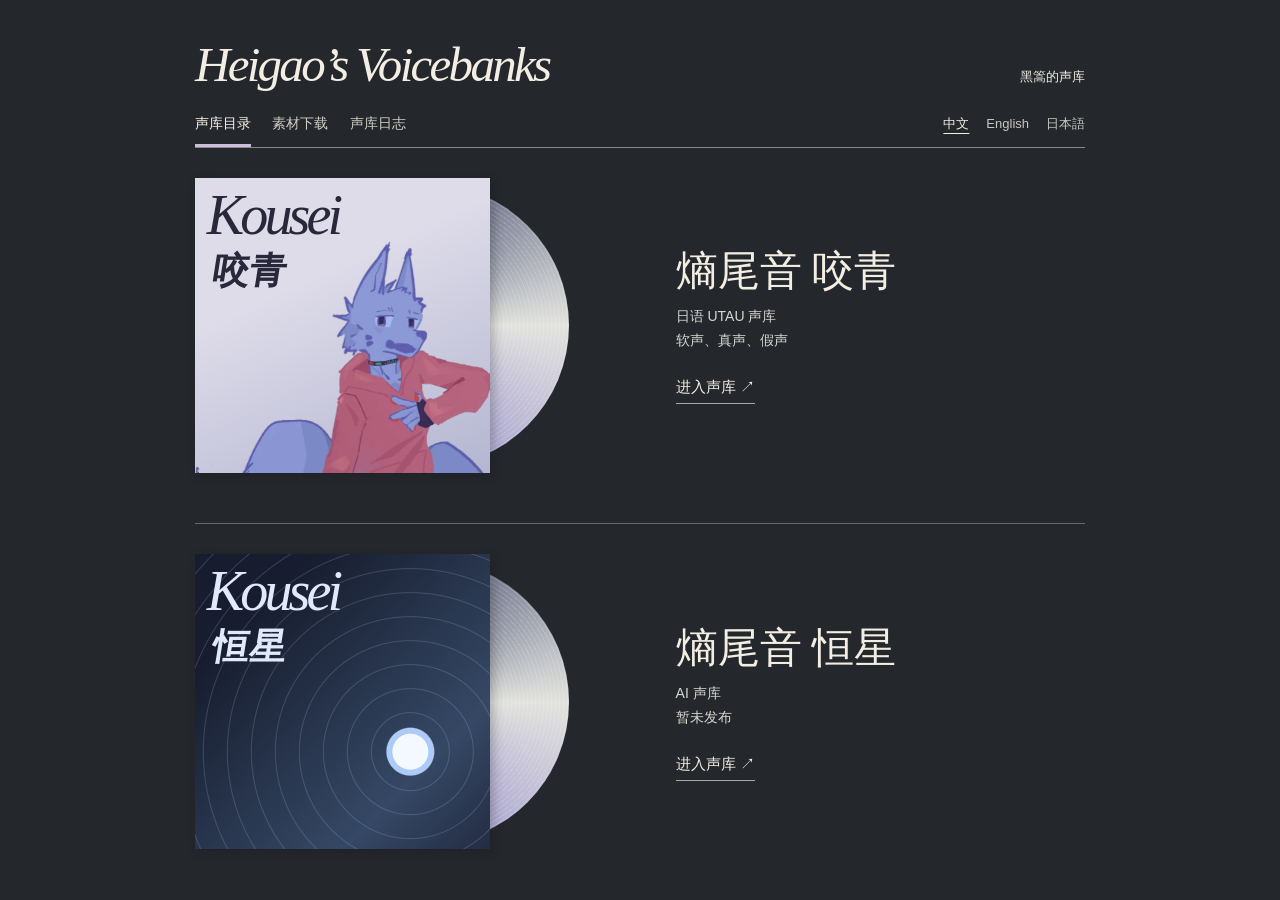
<file: index.html>
<!doctype html>
<html lang="zh-CN">
<head>
  <meta charset="utf-8">
  <meta name="viewport" content="width=device-width, initial-scale=1">
  <meta name="theme-color" content="#24272c">
  <title>黑篙的声库 | Heigao’s Voicebanks</title>
  <meta name="description" content="黑篙的声库目录，收录熵尾音 咬青与开发中的熵尾音 恒星，可查看声库资料、配布素材与更新日志。">
  <link rel="canonical" href="https://kuro-utau.heigao.me/">
  <link rel="icon" href="favicon.ico">
  <script>
    // Bookmarks from before the catalog opened point to sections of Kousei's page.
    const kouseiSection = /^#(?:hero|demo|profile|voicebank|download(?:-github|-bowlroll|-mirrors)?|guidelines|protocol-(?:zh|en|jp)|faq(?:-answer-[1-7])?|contact)$/;
    function openBookmarkedSection() {
      if (kouseiSection.test(location.hash)) {
        location.replace('kousei.html' + location.search + location.hash);
      }
    }
    window.addEventListener('hashchange', openBookmarkedSection);
    openBookmarkedSection();
  </script>
  <link rel="stylesheet" href="assets/catalog.css">
  <script defer src="assets/catalog.js"></script>
</head>
<body>
  <main class="shelf">
    <header class="topline">
      <h1 lang="en">Heigao’s Voicebanks</h1>
      <span data-copy="catalog">黑篙的声库</span>
    </header>
    <div class="catalog-bar">
      <nav class="catalog-sections" aria-label="栏目" hidden>
        <button data-section="shelf" data-copy="shelf" aria-controls="shelf" aria-pressed="true">声库目录</button>
        <button data-section="assets" data-copy="assets" aria-controls="assets" aria-pressed="false">素材下载</button>
        <button data-section="journal" data-copy="journal" aria-controls="journal" aria-pressed="false">声库日志</button>
      </nav>
      <nav class="catalog-languages" aria-label="选择语言" hidden>
        <a href="#zh" lang="zh-CN" hreflang="zh-CN">中文</a>
        <a href="#en" lang="en" hreflang="en">English</a>
        <a href="#ja" lang="ja" hreflang="ja">日本語</a>
      </nav>
    </div>
    <div id="shelf">
      <a data-local-link="page" class="release" href="kousei.html" aria-labelledby="kousei-name kousei-enter">
        <div class="jacket" aria-hidden="true">
          <div class="disc"></div>
          <div class="cover">
            <b lang="en">Kousei</b>
            <span class="cover-name" lang="zh-CN">咬青</span>
            <img src="assets/images/character-640w.webp"
                 srcset="assets/images/character-320w.webp 320w, assets/images/character-640w.webp 640w, assets/images/character.webp 1265w"
                 sizes="(max-width: 532px) min(75vw, 267px), (min-width: 1563px) 28vw, calc(21vw + 104px)" width="640" height="883" alt="">
          </div>
        </div>
        <div class="detail">
          <h2 id="kousei-name" data-copy="name">熵尾音 咬青</h2>
          <p><span data-copy="format">日语 UTAU 声库</span><br><span data-copy="voices">软声、真声、假声</span></p>
          <span class="jump" id="kousei-enter"><span data-copy="enter">进入声库</span> <span aria-hidden="true">↗</span></span>
        </div>
      </a>
      <a class="release" data-local-link="stellar" href="hengxing.html" aria-labelledby="stellar-name stellar-status">
        <div class="jacket" aria-hidden="true">
          <div class="disc"></div>
          <div class="cover stellar-art">
            <b lang="en">Kousei</b>
            <span class="cover-name" lang="zh-CN">恒星</span>
          </div>
        </div>
        <div class="detail">
          <h2 id="stellar-name" data-copy="starName">熵尾音 恒星</h2>
          <p><span data-copy="ai">AI 声库</span><br><span id="stellar-status" data-copy="unreleased">暂未发布</span></p>
          <span class="jump"><span data-copy="enter">进入声库</span> <span aria-hidden="true">↗</span></span>
        </div>
      </a>
    </div>
    <section id="assets" class="catalog-panel" hidden>
      <h2 id="assets-title" data-copy="assets">素材下载</h2>
      <div class="bank-picker" role="group" aria-labelledby="assets-title">
        <button type="button" aria-pressed="true" aria-controls="kousei-assets"><span class="thumb kousei-art" aria-hidden="true"></span><span data-copy="name">熵尾音 咬青</span></button>
        <button type="button" aria-pressed="false" aria-controls="stellar-assets"><span class="thumb stellar-art" aria-hidden="true"></span><span data-copy="starName">熵尾音 恒星</span></button>
      </div>
      <section id="kousei-assets" class="bank-panel">
        <div class="file-row">
          <span data-copy="guide">V1.1 使用指南</span><small>TXT</small>
          <a href="Readme.txt" data-local-link="guideFile" download data-copy="download">下载</a>
        </div>
      </section>
      <section id="stellar-assets" class="bank-panel" hidden>
        <p data-copy="noAssets">暂无公开下载的素材。</p>
      </section>
    </section>
    <section id="journal" class="catalog-panel" hidden>
      <h2 id="journal-title" data-copy="journal">声库日志</h2>
      <div class="bank-picker" role="group" aria-labelledby="journal-title">
        <button type="button" aria-pressed="true" aria-controls="kousei-journal"><span class="thumb kousei-art" aria-hidden="true"></span><span data-copy="name">熵尾音 咬青</span></button>
        <button type="button" aria-pressed="false" aria-controls="stellar-journal"><span class="thumb stellar-art" aria-hidden="true"></span><span data-copy="starName">熵尾音 恒星</span></button>
      </div>
      <section id="kousei-journal" class="bank-panel">
        <time datetime="2026-11">2026.11</time>
        <h3 data-copy="guide">V1.1 使用指南</h3>
        <p data-copy="guideNote">本版指南列出了三种声线的录制音高、角色资料与使用条款。</p>
        <a href="kousei.html#guidelines" data-local-link="guidePage" data-copy="readGuide">阅读指南</a>
      </section>
      <section id="stellar-journal" class="bank-panel" hidden>
        <p data-copy="noEntries">暂无日志。</p>
      </section>
    </section>
    <noscript>
      <p class="shortcuts"><a href="kousei.html#demo">试听</a> · <a href="kousei.html#download">下载</a> · <a href="kousei.html#guidelines">使用协议</a></p>
      <p class="shortcuts"><a href="index-en.html" lang="en">Voicebank details in English</a> · <a href="index-jp.html" lang="ja">日本語の音源ページ</a></p>
    </noscript>
  </main>
</body>
</html>
</file>
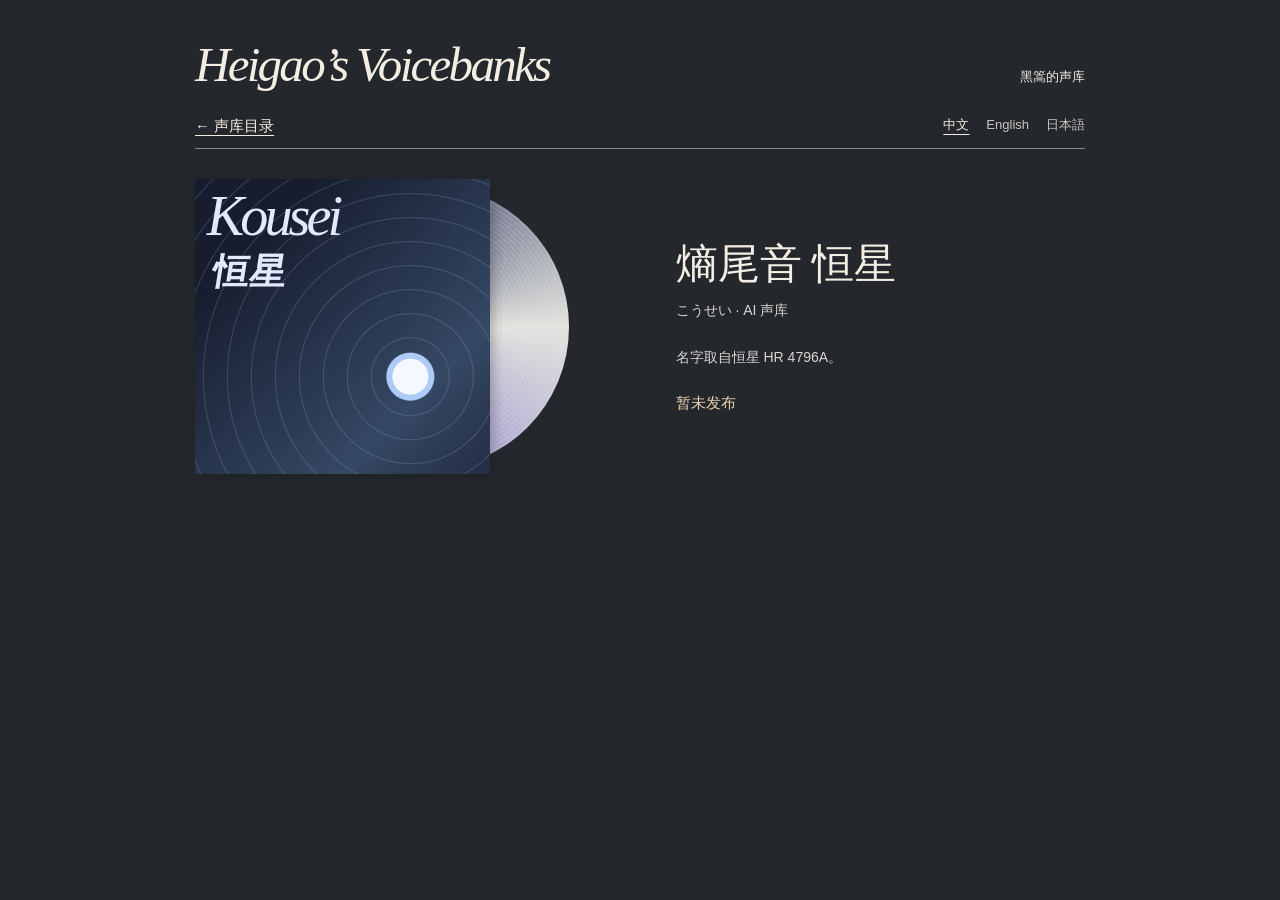
<file: hengxing.html>
<!doctype html>
<html lang="zh-CN">
<head>
  <meta charset="utf-8">
  <meta name="viewport" content="width=device-width, initial-scale=1">
  <meta name="theme-color" content="#24272c">
  <meta name="robots" content="noindex">
  <meta name="description" content="熵尾音 恒星（Kousei），暂未发布的 AI 声库。">
  <title>熵尾音 恒星 | Heigao’s Voicebanks</title>
  <link rel="icon" href="favicon.ico">
  <link rel="stylesheet" href="assets/catalog.css">
  <script defer src="assets/catalog.js"></script>
</head>
<body>
  <main class="shelf">
    <header class="topline">
      <div class="masthead" lang="en">Heigao’s Voicebanks</div>
      <span data-copy="catalog">黑篙的声库</span>
    </header>
    <div class="catalog-bar">
      <a class="back-link" href="index.html" data-local-link="home">← <span data-copy="shelf">声库目录</span></a>
      <nav class="catalog-languages" aria-label="选择语言" hidden>
        <a href="#zh" lang="zh-CN" hreflang="zh-CN">中文</a>
        <a href="#en" lang="en" hreflang="en">English</a>
        <a href="#ja" lang="ja" hreflang="ja">日本語</a>
      </nav>
    </div>
    <article class="release">
      <div class="jacket" aria-hidden="true"><div class="disc"></div><div class="cover stellar-art"><b lang="en">Kousei</b><span class="cover-name" lang="zh-CN">恒星</span></div></div>
      <div class="detail">
        <h1 data-copy="starName">熵尾音 恒星</h1>
        <p><span lang="ja">こうせい</span> · <span data-copy="ai">AI 声库</span></p>
        <p data-copy="namesake">名字取自恒星 HR 4796A。</p>
        <strong class="release-status" data-copy="unreleased">暂未发布</strong>
      </div>
    </article>
  </main>
</body>
</html>
</file>
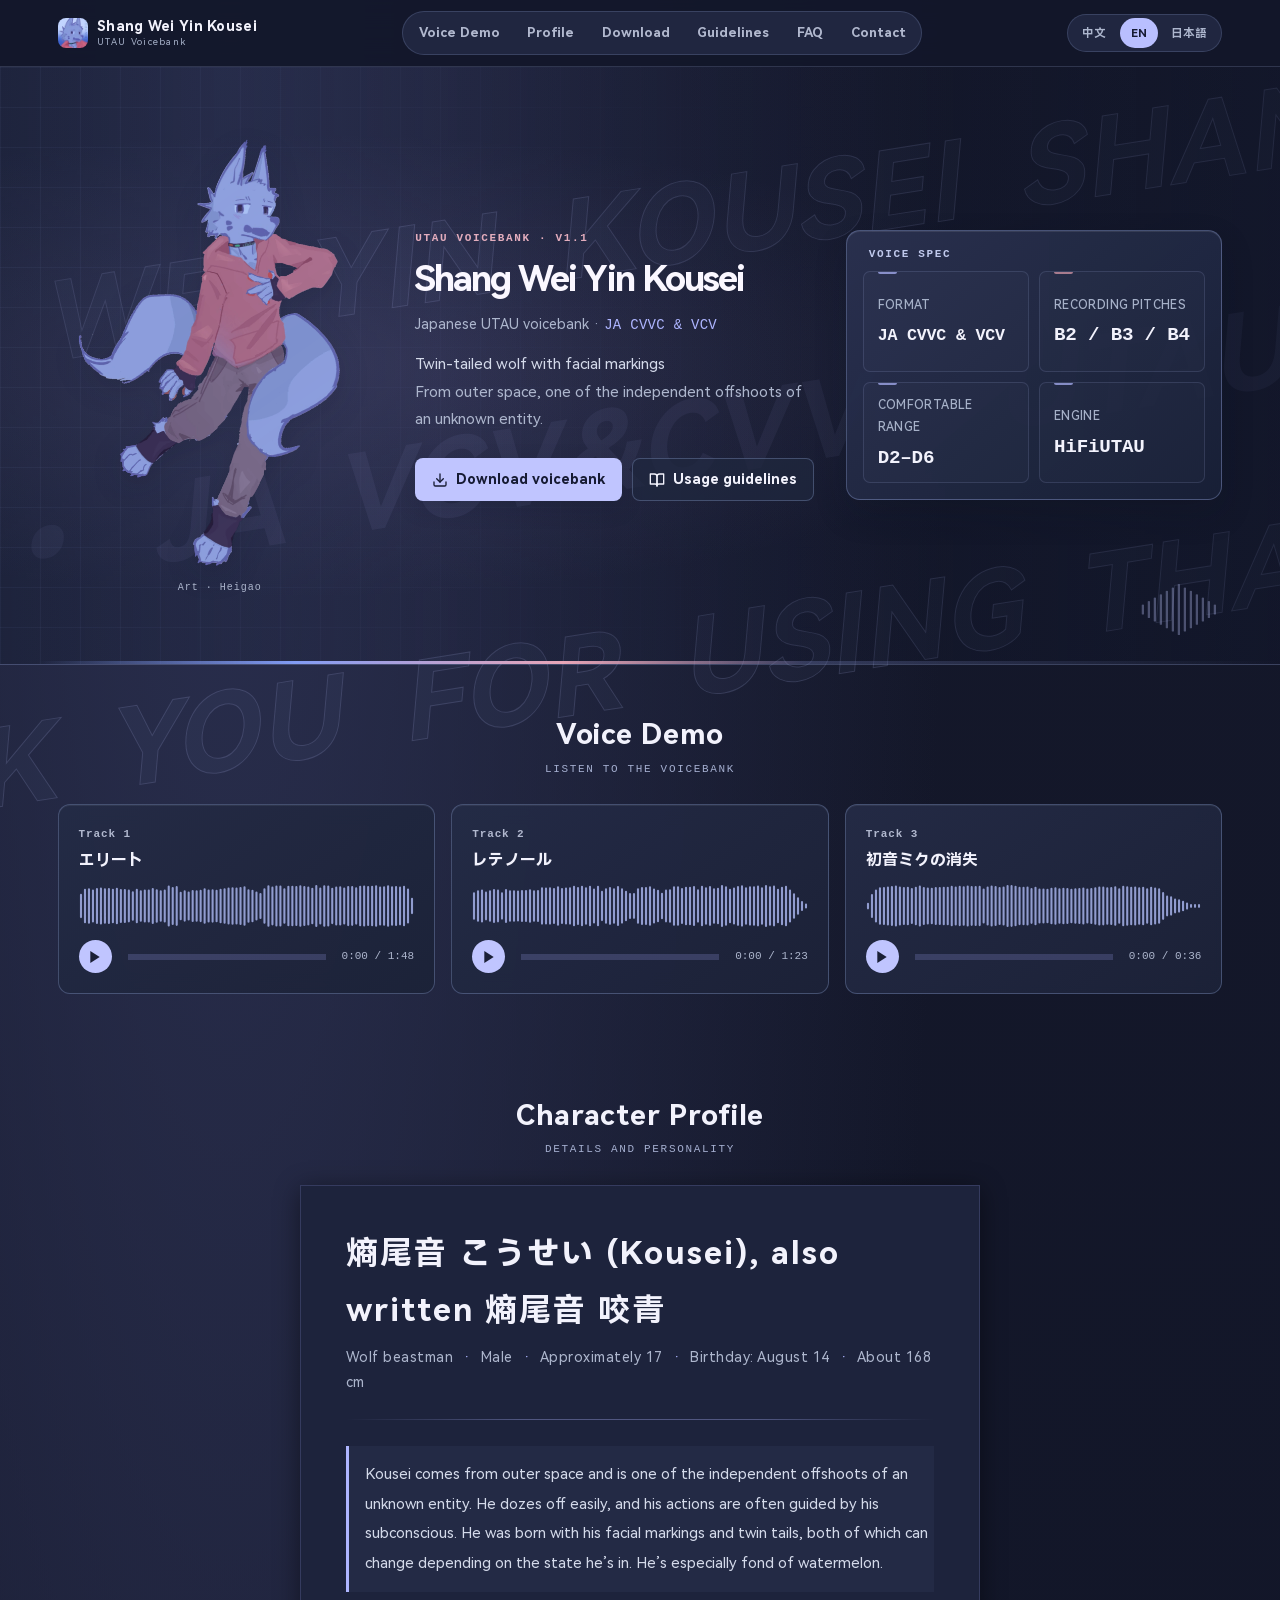
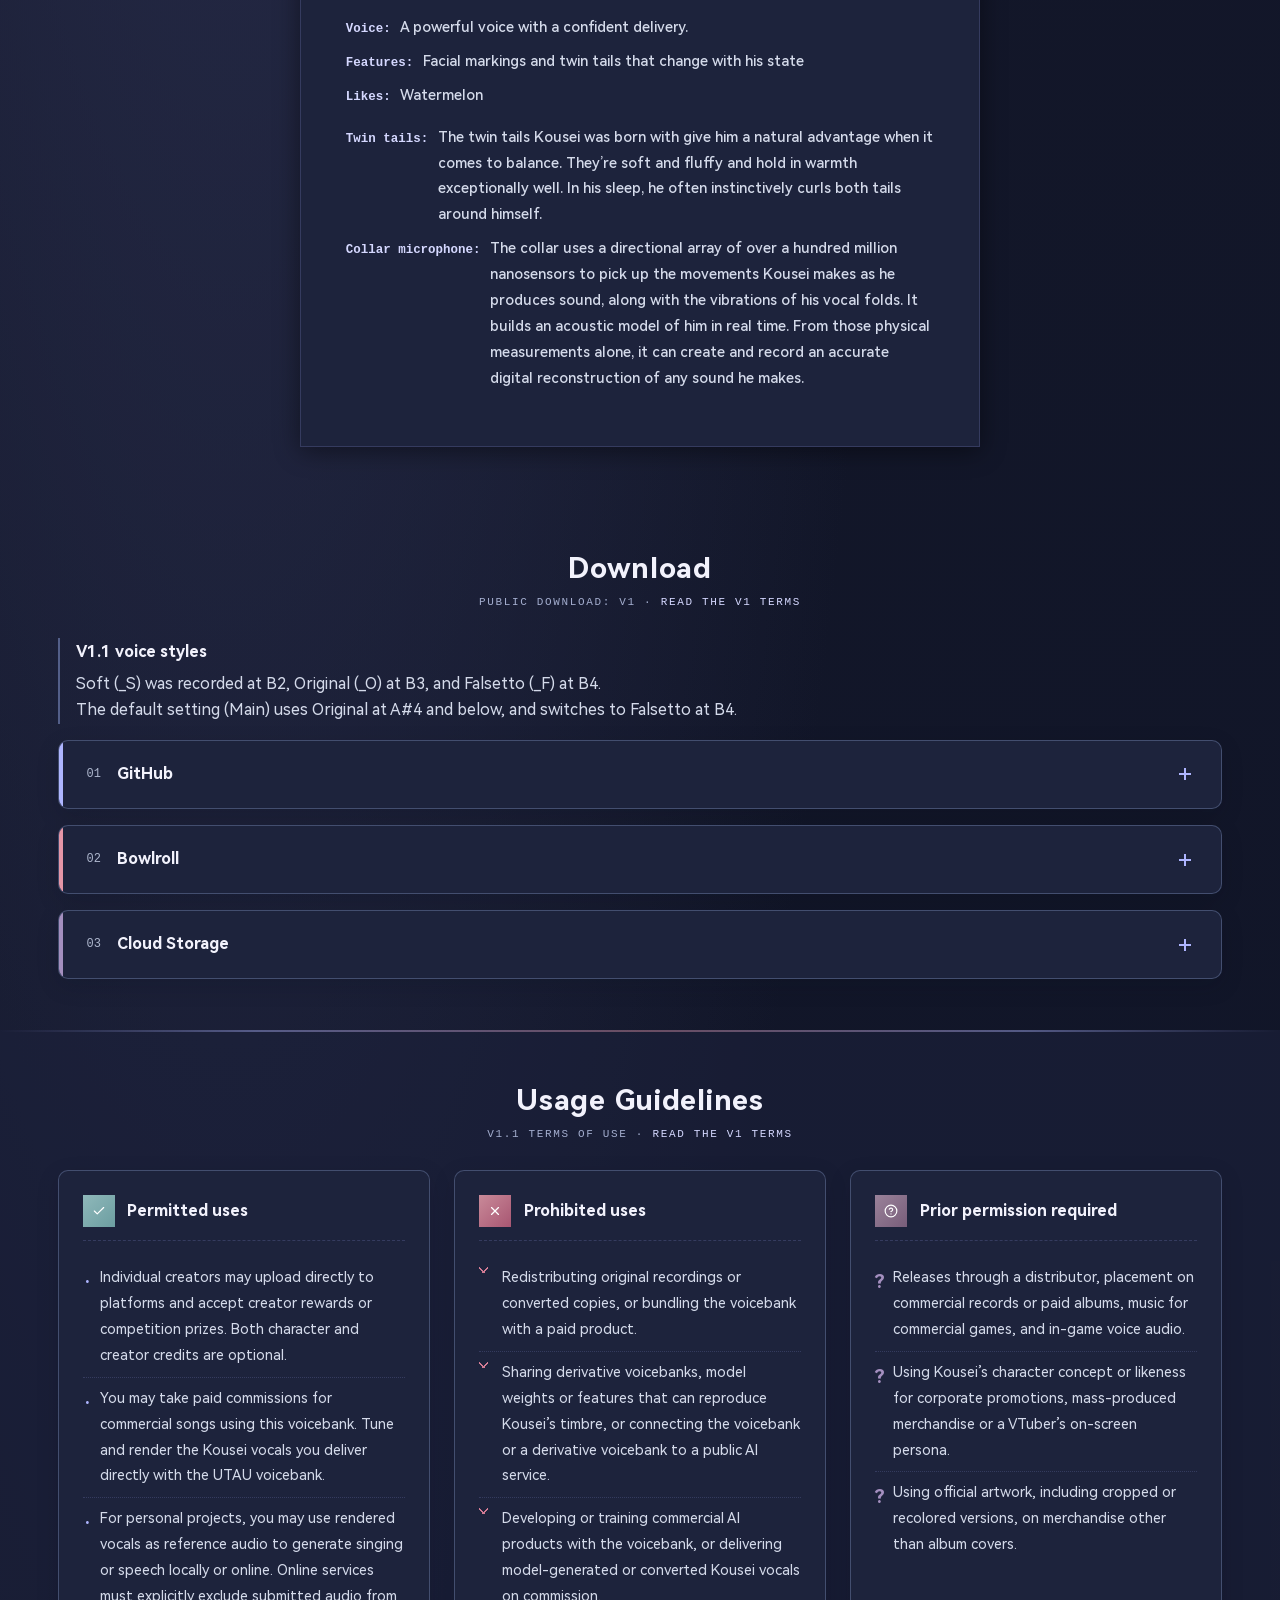
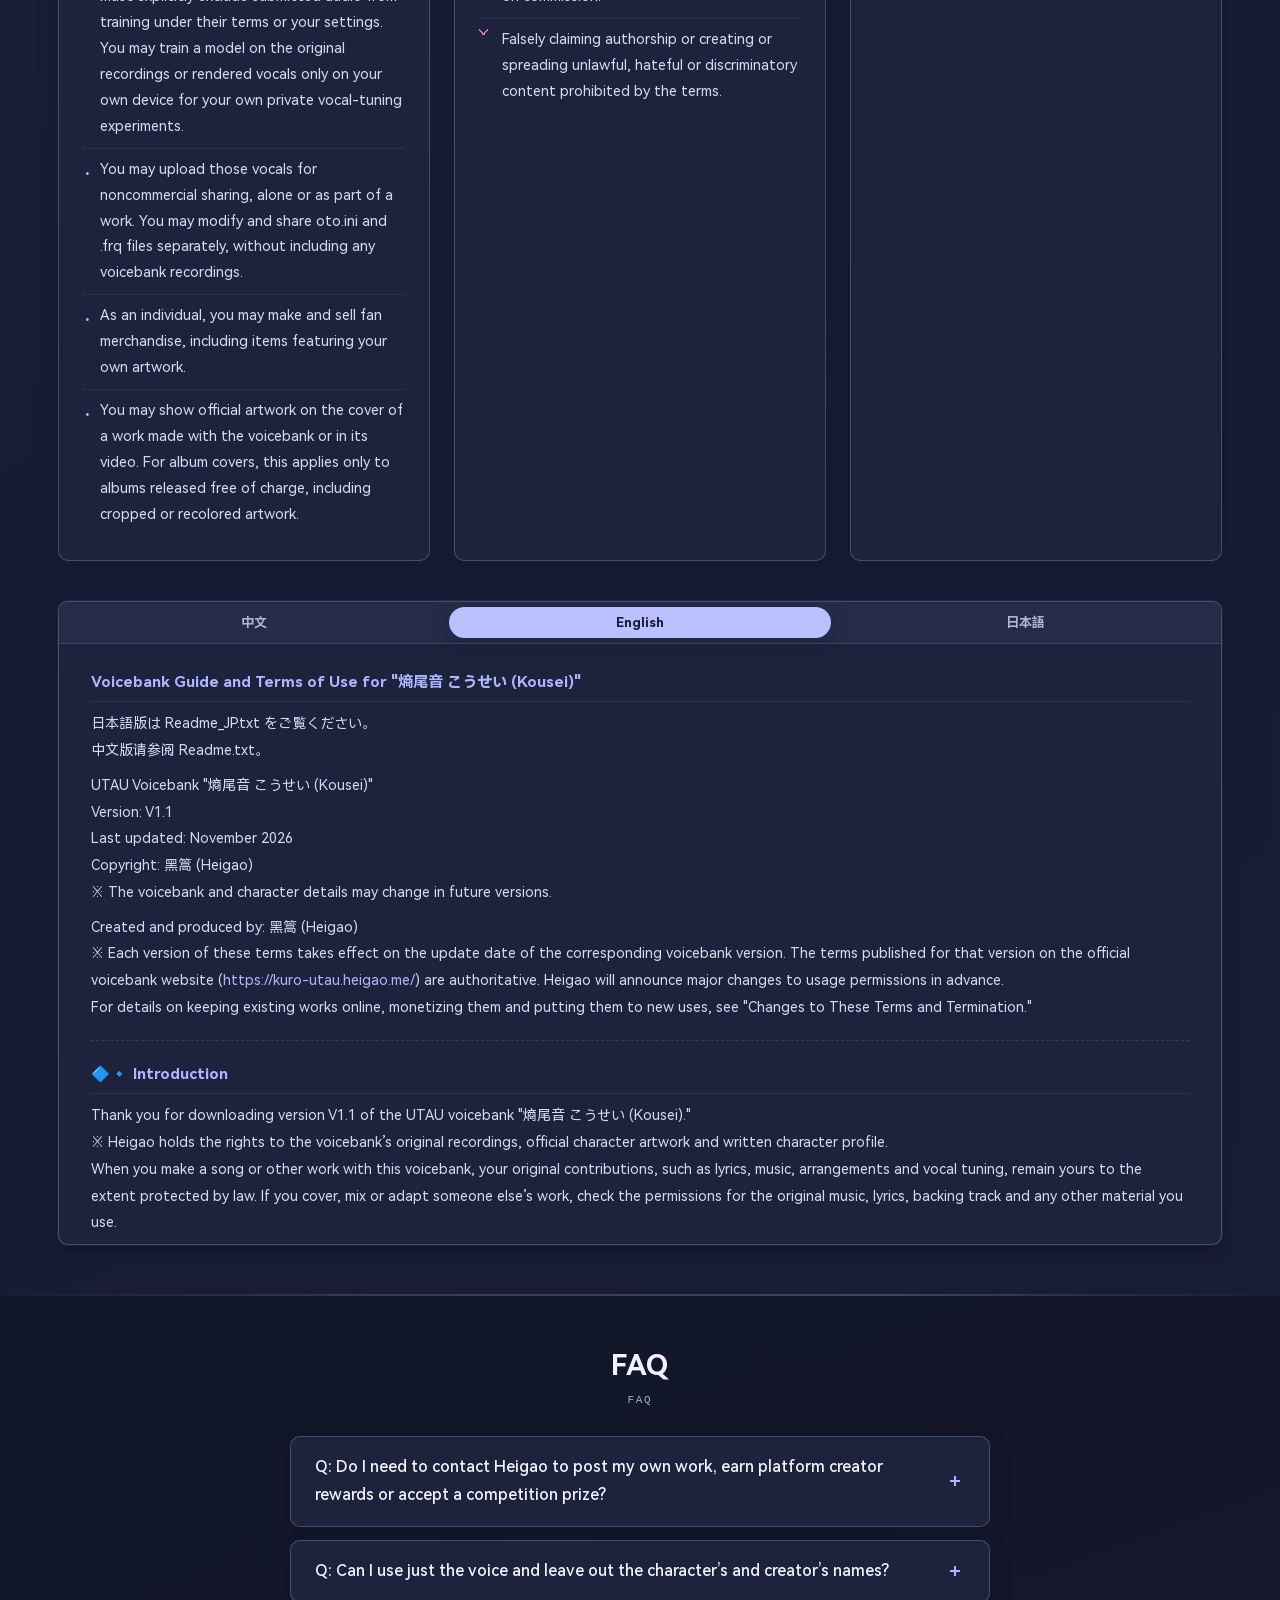
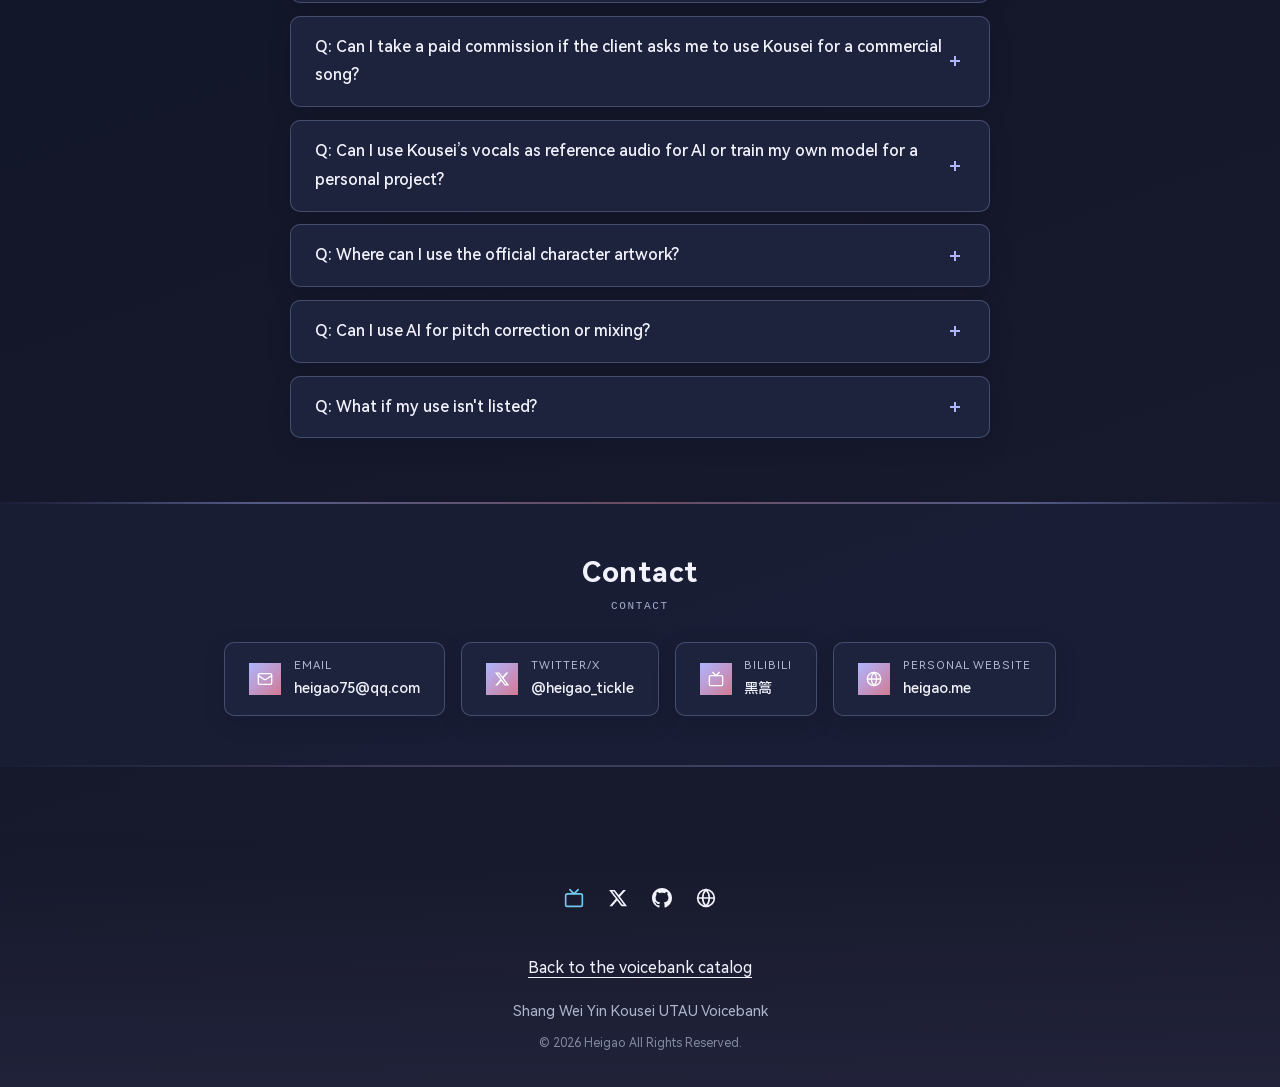
<file: index-en.html>
<!DOCTYPE html>

<html data-msg-version="65fa1e8bdfce" lang="en"><head><meta http-equiv="Content-Type" content="text/html; charset=UTF-8">

  <meta name="viewport" content="width=device-width, initial-scale=1.0">
  <title data-msg="0">Shang Wei Yin Kousei | UTAU Voicebank</title>
  <meta data-msg="content" name="description" content="Meet Kousei, a twin-tailed wolf from outer space. Hear his three Japanese UTAU voice styles, explore the CVVC and VCV voicebank, and find downloads and terms for each version.">
  <meta name="author" content="黑篙">

  <link rel="alternate" hreflang="zh-CN" href="https://kuro-utau.heigao.me/kousei.html">
  <link rel="alternate" hreflang="ja" href="https://kuro-utau.heigao.me/index-jp.html">
  <link rel="alternate" hreflang="en" href="https://kuro-utau.heigao.me/index-en.html">
  <link rel="alternate" hreflang="x-default" href="https://kuro-utau.heigao.me/kousei.html">

  <!-- Open Graph -->
  <meta data-msg="content" property="og:title" content="Shang Wei Yin Kousei | UTAU Voicebank">
  <meta data-msg="content" property="og:description" content="Meet Kousei, a twin-tailed wolf from outer space. Hear his three Japanese UTAU voice styles, explore the CVVC and VCV voicebank, and find downloads and terms for each version.">
  <meta property="og:type" content="website">

  <!-- Favicon -->
  <link rel="icon" type="image/x-icon" href="favicon.ico">
  <link rel="icon" type="image/webp" sizes="48x48" href="assets/images/icon-48.webp">


  <!-- Styles -->



  <style>
    /* 单独微调中文版上下两行的文字间距，修复较短文本导致的视觉断层 */
    .scroll-left .bg-deco-text,
    .scroll-left-slow .bg-deco-text {
      padding-right: 12vw !important;
      /* 缩小中文短句块之间的左右留白 */
    }
  </style>
  <link rel="stylesheet" href="style.css?v=944f908ada8e">
  <link rel="stylesheet" href="assets/mobile-cover.css?v=bda45de9db9d" media="(max-width: 600px), (max-width: 960px) and (max-height: 500px) and (orientation: landscape)">
</head>

<body>
  <!-- 高级视觉：背景动效装饰 (倾斜错落字幕) -->
  <div class="bg-deco" aria-hidden="true">
    <div class="bg-deco-wrapper">
      <!-- 第一行：中文版专属名称 (已删除空格) -->
      <div class="bg-deco-row scroll-left">
        <div data-msg="0" class="bg-deco-text">SHANG WEI YIN KOUSEI SHANG WEI YIN KOUSEI SHANG WEI YIN KOUSEI </div>
        <div data-msg="0" class="bg-deco-text">SHANG WEI YIN KOUSEI SHANG WEI YIN KOUSEI SHANG WEI YIN KOUSEI </div>
      </div>
      <!-- 第二行：不变 -->
      <div class="bg-deco-row scroll-right">
        <div class="bg-deco-text">UTAU • JA VCV&amp;CVVC UTAU • JA VCV&amp;CVVC </div>
        <div class="bg-deco-text">UTAU • JA VCV&amp;CVVC UTAU • JA VCV&amp;CVVC </div>
      </div>
      <!-- 第三行：中文版感谢 -->
      <div class="bg-deco-row scroll-left-slow">
        <div data-msg="0" class="bg-deco-text">THANK YOU FOR USING THANK YOU FOR USING </div>
        <div data-msg="0" class="bg-deco-text">THANK YOU FOR USING THANK YOU FOR USING </div>
      </div>
    </div>
  </div>

  <!-- 顶部胶囊导航 (桌面端) -->
  <header class="topnav" id="topnav">
    <a href="#hero" class="topnav-brand">
      <img src="assets/images/icon-72.webp" alt="Kousei" style="width:30px;height:30px;">
      <span data-msg="0" class="topnav-brand-text">Shang Wei Yin Kousei<small>UTAU Voicebank</small></span>
    </a>
    <nav data-msg="aria-label" class="topnav-nav" aria-label="Main navigation">
      <a data-msg="0" href="#demo" class="topnav-link">Voice Demo</a>
      <a data-msg="0" href="#profile" class="topnav-link">Profile</a>
      <a data-msg="0" href="#download" class="topnav-link">Download</a>
      <a data-msg="0" href="#guidelines" class="topnav-link">Guidelines</a>
      <a href="#faq" class="topnav-link">FAQ</a>
      <a data-msg="0" href="#contact" class="topnav-link">Contact</a>
    </nav>
    <div class="lang-switcher topnav-lang">
      <a href="kousei.html">中文</a>
      <a href="index-en.html" class="active">EN</a>
      <a href="index-jp.html">日本語</a>
    </div>
  </header>

  <!-- Left Sidebar Navigation -->
  <nav class="sidebar" id="sidebar" hidden inert>
    <div class="sidebar-brand">
      <a href="#hero" class="sidebar-brand-link">
        <img src="assets/images/icon-72.webp" alt="Kousei" style="width:36px;height:36px;border-radius:0;">
        <span data-msg="0" class="sidebar-brand-text">Shang Wei Yin Kousei<br><small style="font-weight:400;color:var(--text-muted);font-size:0.7rem;">UTAU Voicebank</small></span>
      </a>
    </div>
    <div class="sidebar-nav">
      <a href="#hero" class="nav-home active">
        <svg xmlns="http://www.w3.org/2000/svg" width="16" height="16" viewBox="0 0 24 24" fill="none" stroke="currentColor" stroke-width="2" stroke-linecap="round" stroke-linejoin="round"><path d="m3 9 9-7 9 7v11a2 2 0 0 1-2 2H5a2 2 0 0 1-2-2z"></path><polyline points="9 22 9 12 15 12 15 22"></polyline></svg>
        <span data-msg="0" class="sidebar-nav-text">Home</span>
      </a>
      <a href="#demo" class="nav-demo">
        <svg class="sidebar-nav-icon" xmlns="http://www.w3.org/2000/svg" width="18" height="18" viewBox="0 0 24 24" fill="none" stroke="currentColor" stroke-width="2" stroke-linecap="round" stroke-linejoin="round">
          <polygon points="5 3 19 12 5 21 5 3"></polygon>
        </svg>
        <span data-msg="0" class="sidebar-nav-text">Voice Demo</span>
      </a>
      <a href="#profile" class="nav-profile">
        <svg xmlns="http://www.w3.org/2000/svg" width="16" height="16" viewBox="0 0 24 24" fill="none" stroke="currentColor" stroke-width="2" stroke-linecap="round" stroke-linejoin="round"><path d="M19 21v-2a4 4 0 0 0-4-4H9a4 4 0 0 0-4 4v2"></path><circle cx="12" cy="7" r="4"></circle></svg>
        <span data-msg="0" class="sidebar-nav-text">Profile</span>
      </a>
      <a href="#download" class="nav-download">
        <svg xmlns="http://www.w3.org/2000/svg" width="16" height="16" viewBox="0 0 24 24" fill="none" stroke="currentColor" stroke-width="2" stroke-linecap="round" stroke-linejoin="round"><path d="M21 15v4a2 2 0 0 1-2 2H5a2 2 0 0 1-2-2v-4"></path><polyline points="7 10 12 15 17 10"></polyline><line x1="12" x2="12" y1="15" y2="3"></line></svg>
        <span data-msg="0" class="sidebar-nav-text">Download</span>
      </a>
      <a href="#guidelines" class="nav-guidelines">
        <svg xmlns="http://www.w3.org/2000/svg" width="16" height="16" viewBox="0 0 24 24" fill="none" stroke="currentColor" stroke-width="2" stroke-linecap="round" stroke-linejoin="round"><path d="M2 3h6a4 4 0 0 1 4 4v14a3 3 0 0 0-3-3H2z"></path><path d="M22 3h-6a4 4 0 0 0-4 4v14a3 3 0 0 1 3-3h7z"></path></svg>
        <span data-msg="0" class="sidebar-nav-text">Guidelines</span>
      </a>
      <a href="#faq" class="nav-faq">
        <svg xmlns="http://www.w3.org/2000/svg" width="16" height="16" viewBox="0 0 24 24" fill="none" stroke="currentColor" stroke-width="2" stroke-linecap="round" stroke-linejoin="round"><circle cx="12" cy="12" r="10"></circle><path d="M9.09 9a3 3 0 0 1 5.83 1c0 2-3 3-3 3"></path><path d="M12 17h.01"></path></svg>
        <span data-msg="0" class="sidebar-nav-text">FAQ</span>
      </a>
      <a href="#contact" class="nav-contact">
        <svg xmlns="http://www.w3.org/2000/svg" width="16" height="16" viewBox="0 0 24 24" fill="none" stroke="currentColor" stroke-width="2" stroke-linecap="round" stroke-linejoin="round"><rect width="20" height="16" x="2" y="4" rx="2"></rect><path d="m22 7-8.97 5.7a1.94 1.94 0 0 1-2.06 0L2 7"></path></svg>
        <span data-msg="0" class="sidebar-nav-text">Contact</span>
      </a>
    </div>
    <a href="https://heigao.me/" target="_blank" class="sidebar-site">
      <svg xmlns="http://www.w3.org/2000/svg" width="14" height="14" viewBox="0 0 24 24" fill="none" stroke="currentColor" stroke-width="2" stroke-linecap="round" stroke-linejoin="round"><circle cx="12" cy="12" r="10"></circle><path d="M12 2a14.5 14.5 0 0 0 0 20 14.5 14.5 0 0 0 0-20"></path><path d="M2 12h20"></path></svg>
      <span data-msg="0">Personal Website</span>
    </a>
    <div class="sidebar-footer">
      <div class="sidebar-sns">
        <a href="https://space.bilibili.com/695724697" target="_blank" class="sidebar-sns-link bilibili" title="Bilibili"><svg xmlns="http://www.w3.org/2000/svg" width="16" height="16" viewBox="0 0 24 24" fill="none" stroke="currentColor" stroke-width="2" stroke-linecap="round" stroke-linejoin="round"><rect width="20" height="15" x="2" y="7" rx="2" ry="2"></rect><polyline points="17 2 12 7 7 2"></polyline></svg></a>
        <a href="https://twitter.com/heigao_tickle" target="_blank" class="sidebar-sns-link" title="Twitter/X"><svg xmlns="http://www.w3.org/2000/svg" width="16" height="16" viewBox="0 0 24 24" fill="currentColor"><path d="M18.244 2.25h3.308l-7.227 8.26 8.502 11.24H16.17l-5.214-6.817L4.99 21.75H1.68l7.73-8.835L1.254 2.25H8.08l4.713 6.231zm-1.161 17.52h1.833L7.084 4.126H5.117z"></path></svg></a>
          <a href="https://github.com/Heigao-Clank/kuro-voicebank" target="_blank" class="sidebar-sns-link" title="GitHub"><svg viewBox="0 0 24 24" fill="currentColor" style="width:16px;height:16px;">
            <path d="M12 0c-6.626 0-12 5.373-12 12 0 5.302 3.438 9.8 8.207 11.387.599.111.793-.261.793-.577v-2.234c-3.338.726-4.033-1.416-4.033-1.416-.546-1.387-1.333-1.756-1.333-1.756-1.089-.745.083-.729.083-.729 1.205.084 1.839 1.237 1.839 1.237 1.07 1.834 2.807 1.304 3.492.997.107-.775.418-1.305.762-1.604-2.665-.305-5.467-1.334-5.467-5.931 0-1.311.469-2.381 1.236-3.221-.124-.303-.535-1.524.117-3.176 0 0 1.008-.322 3.301 1.23.957-.266 1.983-.399 3.003-.404 1.02.005 2.047.138 3.006.404 2.291-1.552 3.297-1.23 3.297-1.23.653 1.653.242 2.874.118 3.176.77.84 1.235 1.911 1.235 3.221 0 4.609-2.807 5.624-5.479 5.921.43.372.823 1.102.823 2.222v3.293c0 .319.192.694.801.576 4.765-1.589 8.199-6.086 8.199-11.386 0-6.627-5.373-12-12-12z"></path>
          </svg></a>
        <a data-msg="title" href="https://heigao.me/" target="_blank" class="sidebar-sns-link" title="Personal website"><svg xmlns="http://www.w3.org/2000/svg" width="16" height="16" viewBox="0 0 24 24" fill="none" stroke="currentColor" stroke-width="2" stroke-linecap="round" stroke-linejoin="round"><circle cx="12" cy="12" r="10"></circle><path d="M12 2a14.5 14.5 0 0 0 0 20 14.5 14.5 0 0 0 0-20"></path><path d="M2 12h20"></path></svg></a>
      </div>
    </div>
  </nav>

  <!-- Main Content -->
  <div class="main-content">
    <!-- Hero Section - 1024Store Style -->
    <section class="hero" id="hero">
      <div class="container">
        <div class="hero-stage">
          <div class="hero-main">
            <div class="hero-visual">
              <picture>
                <source media="(max-width: 600px), (max-width: 960px) and (max-height: 500px) and (orientation: landscape)" srcset="assets/images/character-640w.webp 1x, assets/images/character.webp 2x">
                <source media="(max-width: 900px)" srcset="assets/images/character-640w.webp">
                <img data-msg="alt" src="assets/images/character.webp" alt="Shang Wei Yin Kousei" class="hero-character" onerror="this.style.display='none'">
              </picture>
              <p data-msg="0" class="hero-visual-text">Art · Heigao</p>
            </div>
            <div class="hero-text">
              <p class="hero-eyebrow">UTAU VOICEBANK · V1.1</p>
              <h1 data-msg="0" class="hero-title">Shang Wei Yin Kousei</h1>
              <p data-msg="0" class="hero-subtitle">Japanese UTAU voicebank · <span class="vb-type">JA CVVC &amp; VCV</span></p>
              <p data-msg="0" class="hero-description">Twin-tailed wolf with facial markings<br><span data-msg="0" class="text-muted">From outer space, one of the independent offshoots of an unknown entity.</span></p>
              <div class="hero-download">
                <a data-msg="0" href="#download" class="btn btn-primary"><svg xmlns="http://www.w3.org/2000/svg" width="16" height="16" viewBox="0 0 24 24" fill="none" stroke="currentColor" stroke-width="2" stroke-linecap="round" stroke-linejoin="round"><path d="M21 15v4a2 2 0 0 1-2 2H5a2 2 0 0 1-2-2v-4"></path><polyline points="7 10 12 15 17 10"></polyline><line x1="12" x2="12" y1="15" y2="3"></line></svg> Download voicebank</a>
                <a data-msg="0" href="#guidelines" class="btn btn-secondary"><svg xmlns="http://www.w3.org/2000/svg" width="16" height="16" viewBox="0 0 24 24" fill="none" stroke="currentColor" stroke-width="2" stroke-linecap="round" stroke-linejoin="round"><path d="M2 3h6a4 4 0 0 1 4 4v14a3 3 0 0 0-3-3H2z"></path><path d="M22 3h-6a4 4 0 0 0-4 4v14a3 3 0 0 1 3-3h7z"></path></svg> Usage guidelines</a>
              </div>
            </div>
          </div>
          <dl data-msg="aria-label" class="hero-tally" aria-label="Voicebank specifications">
            <div class="hero-tally-item">
              <dt data-msg="0" class="hero-tally-label">Format</dt>
              <dd class="hero-tally-value"><span class="vb-type">JA CVVC &amp; VCV</span></dd>
            </div>
            <div class="hero-tally-item">
              <dt data-msg="0" class="hero-tally-label">Recording pitches</dt>
              <dd class="hero-tally-value">B2 / B3 / B4</dd>
            </div>
            <div class="hero-tally-item">
              <dt data-msg="0" class="hero-tally-label">Comfortable range</dt>
              <dd class="hero-tally-value">D2–D6</dd>
            </div>
            <div class="hero-tally-item">
              <dt data-msg="0" class="hero-tally-label">Engine</dt>
              <dd class="hero-tally-value">HiFiUTAU</dd>
            </div>
          </dl>
        </div>
      </div>
      <div class="hero-waveform">
        <div class="bar"></div>
        <div class="bar"></div>
        <div class="bar"></div>
        <div class="bar"></div>
        <div class="bar"></div>
        <div class="bar"></div>
        <div class="bar"></div>
        <div class="bar"></div>
        <div class="bar"></div>
        <div class="bar"></div>
        <div class="bar"></div>
        <div class="bar"></div>
        <div class="bar"></div>
      </div>
    </section>

    <!-- Demo Audio Section -->
    <section class="section anim-paused" id="demo">
      <div class="container">
        <div class="section-title">
          <h2 data-msg="0">Voice Demo</h2>
          <p data-msg="0">Listen to the voicebank</p>
        </div>
        <div class="demo-grid">
          <div class="demo-card" data-index="0">
            <div class="demo-card-header">
              <span class="demo-card-title">Track 1</span>
              <span data-msg="0" class="demo-card-desc">エリート</span>
            </div>
            <div class="demo-canvas-wrap">
              <img src="assets/audio/demo-01-waveform.svg" alt=""><img class="waveform-played" src="assets/audio/demo-01-waveform.svg" alt="">
            </div>
            <div class="demo-controls">
              <button class="demo-play-btn">
                <svg class="icon-play" xmlns="http://www.w3.org/2000/svg" width="24" height="24" viewBox="0 0 24 24" fill="currentColor"><polygon points="5 3 19 12 5 21 5 3"></polygon></svg>
                <svg class="icon-pause" xmlns="http://www.w3.org/2000/svg" width="24" height="24" viewBox="0 0 24 24" fill="currentColor" style="display:none"><rect x="6" y="4" width="4" height="16"></rect><rect x="14" y="4" width="4" height="16"></rect></svg>
              </button>
              <div class="demo-progress">
                <div class="demo-progress-bar"></div>
              </div>
              <span class="demo-time">0:00 / 1:48</span>
            </div>
            <p class="demo-status" role="status"></p>
            <audio data-duration="108.484" preload="metadata"><source src="assets/audio/demo-01.opus" type="audio/ogg; codecs=opus"><source src="assets/audio/demo-01.mp3" type="audio/mpeg"></audio>
          </div>
          <div class="demo-card" data-index="1">
            <div class="demo-card-header">
              <span class="demo-card-title">Track 2</span>
              <span data-msg="0" class="demo-card-desc">レテノール</span>
            </div>
            <div class="demo-canvas-wrap">
              <img src="assets/audio/demo-02-waveform.svg" alt=""><img class="waveform-played" src="assets/audio/demo-02-waveform.svg" alt="">
            </div>
            <div class="demo-controls">
              <button class="demo-play-btn">
                <svg class="icon-play" xmlns="http://www.w3.org/2000/svg" width="24" height="24" viewBox="0 0 24 24" fill="currentColor"><polygon points="5 3 19 12 5 21 5 3"></polygon></svg>
                <svg class="icon-pause" xmlns="http://www.w3.org/2000/svg" width="24" height="24" viewBox="0 0 24 24" fill="currentColor" style="display:none"><rect x="6" y="4" width="4" height="16"></rect><rect x="14" y="4" width="4" height="16"></rect></svg>
              </button>
              <div class="demo-progress">
                <div class="demo-progress-bar"></div>
              </div>
              <span class="demo-time">0:00 / 1:23</span>
            </div>
            <p class="demo-status" role="status"></p>
            <audio data-duration="83.285" preload="metadata"><source src="assets/audio/demo-02.opus" type="audio/ogg; codecs=opus"><source src="assets/audio/demo-02.mp3" type="audio/mpeg"></audio>
          </div>
          <div class="demo-card" data-index="2">
            <div class="demo-card-header">
              <span class="demo-card-title">Track 3</span>
              <span data-msg="0" class="demo-card-desc">初音ミクの消失</span>
            </div>
            <div class="demo-canvas-wrap">
              <img src="assets/audio/demo-03-waveform.svg" alt=""><img class="waveform-played" src="assets/audio/demo-03-waveform.svg" alt="">
            </div>
            <div class="demo-controls">
              <button class="demo-play-btn">
                <svg class="icon-play" xmlns="http://www.w3.org/2000/svg" width="24" height="24" viewBox="0 0 24 24" fill="currentColor"><polygon points="5 3 19 12 5 21 5 3"></polygon></svg>
                <svg class="icon-pause" xmlns="http://www.w3.org/2000/svg" width="24" height="24" viewBox="0 0 24 24" fill="currentColor" style="display:none"><rect x="6" y="4" width="4" height="16"></rect><rect x="14" y="4" width="4" height="16"></rect></svg>
              </button>
              <div class="demo-progress">
                <div class="demo-progress-bar"></div>
              </div>
              <span class="demo-time">0:00 / 0:37</span>
            </div>
            <p class="demo-status" role="status"></p>
            <audio data-duration="36.864" preload="metadata"><source src="assets/audio/demo-03.opus" type="audio/ogg; codecs=opus"><source src="assets/audio/demo-03.mp3" type="audio/mpeg"></audio>
          </div>
        </div>
      </div>
    </section>

    <!-- Profile Section -->
    <section class="section anim-paused" id="profile">
      <div class="container">
        <div class="section-title">
          <h2 data-msg="0">Character Profile</h2>
          <p data-msg="0">Details and personality</p>
        </div>
                <div class="profile-sheet">
          <h3 data-msg="0" class="profile-name">熵尾音 こうせい (Kousei), also written 熵尾音 咬青</h3>
          <p data-msg="0 1 2 3 4" class="profile-sub">Wolf beastman <span class="sep">·</span> Male <span class="sep">·</span> Approximately 17 <span class="sep">·</span> Birthday: August 14 <span class="sep">·</span> About 168 cm</p>
          <div class="profile-divider"></div>
          <blockquote class="profile-flavor"><p data-msg="0">Kousei comes from outer space and is one of the independent offshoots of an unknown entity. He dozes off easily, and his actions are often guided by his subconscious. He was born with his facial markings and twin tails, both of which can change depending on the state he’s in. He’s especially fond of watermelon.</p></blockquote>
          <div class="profile-detail">
            <div class="profile-detail-row">
              <span data-msg="0" class="profile-detail-label">Voice</span>
              <span data-msg="0" class="profile-detail-value">A powerful voice with a confident delivery.</span>
            </div>
            <div class="profile-detail-row">
              <span data-msg="0" class="profile-detail-label">Features</span>
              <span data-msg="0" class="profile-detail-value">Facial markings and twin tails that change with his state</span>
            </div>
            <div class="profile-detail-row">
              <span data-msg="0" class="profile-detail-label">Likes</span>
              <span data-msg="0" class="profile-detail-value">Watermelon</span>
            </div>
          </div>
          <div class="profile-detail">
            <div class="profile-detail-row">
              <span data-msg="0" class="profile-detail-label">Twin tails</span>
              <span data-msg="0" class="profile-detail-value">The twin tails Kousei was born with give him a natural advantage when it comes to balance. They’re soft and fluffy and hold in warmth exceptionally well. In his sleep, he often instinctively curls both tails around himself.</span>
            </div>
            <div class="profile-detail-row">
              <span data-msg="0" class="profile-detail-label">Collar microphone</span>
              <span data-msg="0" class="profile-detail-value">The collar uses a directional array of over a hundred million nanosensors to pick up the movements Kousei makes as he produces sound, along with the vibrations of his vocal folds. It builds an acoustic model of him in real time. From those physical measurements alone, it can create and record an accurate digital reconstruction of any sound he makes.</span>
            </div>
          </div>
        </div>
      </div>
    </section>

    <!-- Download Section - Teto Accordion Style -->
    <section class="section anim-paused" id="download">
      <div class="container">
        <div class="section-title">
          <h2 data-msg="0">Download</h2>
          <p data-msg="0">Public download: V1 · <a data-msg="0 href" href="assets/terms-v1.html#en">Read the V1 terms</a></p>
        </div>
        <div class="download-list">
          <div class="voice-notes" id="voicebank">
            <h3 data-msg="0" class="voice-notes-title">V1.1 voice styles</h3>
            <p data-msg="0 1" class="voice-usage">Soft (_S) was recorded at B2, Original (_O) at B3, and Falsetto (_F) at B4.<br>The default setting (Main) uses Original at A#4 and below, and switches to Falsetto at B4.</p>
          </div>
          <details class="accordion" data-type="primary">
            <summary class="accordion-title" aria-controls="download-github">
              <span class="accordion-title-inner">
                <span class="accordion-number">01</span>
                <span class="accordion-name">GitHub</span>
              </span>
              <span class="accordion-icon"></span>
            </summary>
            <div class="accordion-content" id="download-github">
              <div class="accordion-content-inner">
                <p data-msg="0" class="accordion-desc">Public download: V1</p>
                <a data-msg="0" href="https://github.com/Heigao-Clank/kuro-voicebank/releases/tag/V1" target="_blank" class="accordion-link">Download V1 on GitHub</a>
                <div class="install-command" data-copy="gh release download V1 --repo Heigao-Clank/kuro-voicebank">
                  <span class="install-prompt" aria-hidden="true">$</span>
                  <code>gh release download V1 --repo Heigao-Clank/kuro-voicebank</code>
                  <button data-msg="aria-label title" type="button" class="install-copy" aria-label="Copy command" title="Copy command" hidden>
                    <svg width="15" height="15" viewBox="0 0 24 24" fill="none" stroke="currentColor" stroke-width="2" stroke-linecap="round" stroke-linejoin="round" aria-hidden="true"><rect x="9" y="9" width="13" height="13" rx="2"></rect><path d="M5 15H4a2 2 0 0 1-2-2V4a2 2 0 0 1 2-2h9a2 2 0 0 1 2 2v1"></path></svg>
                  </button>
                  <span class="copy-status" role="status"></span>
                </div>
              </div>
            </div>
          </details>

          <details class="accordion" data-type="warm">
            <summary class="accordion-title" aria-controls="download-bowlroll">
              <span class="accordion-title-inner">
                <span class="accordion-number">02</span>
                <span class="accordion-name">Bowlroll</span>
              </span>
              <span class="accordion-icon"></span>
            </summary>
            <div class="accordion-content" id="download-bowlroll">
              <div class="accordion-content-inner">
                <p data-msg="0" class="accordion-desc">Japanese file-sharing service.</p>
                <span data-msg="0" class="accordion-soon">Download link not yet available</span>
              </div>
            </div>
          </details>

          <details class="accordion" data-type="secondary">
            <summary class="accordion-title" aria-controls="download-mirrors">
              <span class="accordion-title-inner">
                <span class="accordion-number">03</span>
                <span data-msg="0" class="accordion-name">Cloud Storage</span>
              </span>
              <span class="accordion-icon"></span>
            </summary>
            <div class="accordion-content" id="download-mirrors">
              <div class="accordion-content-inner">
                <p data-msg="0" class="accordion-desc">V1 download mirrors</p>
                <div style="display:flex;flex-wrap:wrap;gap:0.6rem;">
                  <a href="https://drive.google.com/file/d/1WB_3wNww9CAy_1M7UDJVFeQKciWdL78O/view?usp=drive_link" target="_blank" class="accordion-link">Google Drive</a>
                  <a data-msg="0" href="https://1820313552.share.123pan.cn/123pan/TUtojv-ViaY" target="_blank" class="accordion-link">123 Cloud</a>
                </div>
              </div>
            </div>
          </details>
        </div>
      </div>
    </section>

    <!-- Guidelines Section -->
    <section class="section section-alt anim-paused" id="guidelines">
      <div class="container">
        <div class="section-title">
          <h2 data-msg="0">Usage Guidelines</h2>
          <p data-msg="0">V1.1 Terms of Use · <a data-msg="0 href" href="assets/terms-v1.html#en">Read the V1 terms</a></p>
        </div>
        <div class="guidelines-grid">
          <div class="guideline-card">
            <div class="guideline-header">
              <div class="guideline-icon guideline-icon-ok"><svg xmlns="http://www.w3.org/2000/svg" width="14" height="14" viewBox="0 0 24 24" fill="none" stroke="currentColor" stroke-width="2" stroke-linecap="round" stroke-linejoin="round"><polyline points="20 6 9 17 4 12"></polyline></svg></div>
              <div data-msg="0" class="guideline-title">Permitted uses</div>
            </div>
            <ul class="guideline-list">
              <li data-msg="0">Individual creators may upload directly to platforms and accept creator rewards or competition prizes. Both character and creator credits are optional.</li>
              <li data-msg="0">You may take paid commissions for commercial songs using this voicebank. Tune and render the Kousei vocals you deliver directly with the UTAU voicebank.</li>
              <li data-msg="0">For personal projects, you may use rendered vocals as reference audio to generate singing or speech locally or online. Online services must explicitly exclude submitted audio from training under their terms or your settings. You may train a model on the original recordings or rendered vocals only on your own device for your own private vocal-tuning experiments.</li>
              <li data-msg="0">You may upload those vocals for noncommercial sharing, alone or as part of a work. You may modify and share oto.ini and .frq files separately, without including any voicebank recordings.</li>
              <li data-msg="0">As an individual, you may make and sell fan merchandise, including items featuring your own artwork.</li>
              <li data-msg="0">You may show official artwork on the cover of a work made with the voicebank or in its video. For album covers, this applies only to albums released free of charge, including cropped or recolored artwork.</li>
            </ul>
          </div>

          <div class="guideline-card">
            <div class="guideline-header">
              <div class="guideline-icon guideline-icon-no"><svg xmlns="http://www.w3.org/2000/svg" width="14" height="14" viewBox="0 0 24 24" fill="none" stroke="currentColor" stroke-width="2" stroke-linecap="round" stroke-linejoin="round"><path d="M18 6 6 18"></path><path d="m6 6 12 12"></path></svg></div>
              <div data-msg="0" class="guideline-title">Prohibited uses</div>
            </div>
            <ul class="guideline-list">
              <li data-msg="0" class="no">Redistributing original recordings or converted copies, or bundling the voicebank with a paid product.</li>
              <li data-msg="0" class="no">Sharing derivative voicebanks, model weights or features that can reproduce Kousei’s timbre, or connecting the voicebank or a derivative voicebank to a public AI service.</li>
              <li data-msg="0" class="no">Developing or training commercial AI products with the voicebank, or delivering model-generated or converted Kousei vocals on commission.</li>
              <li data-msg="0" class="no">Falsely claiming authorship or creating or spreading unlawful, hateful or discriminatory content prohibited by the terms.</li>
            </ul>
          </div>

          <div class="guideline-card">
            <div class="guideline-header">
              <div class="guideline-icon guideline-icon-ask"><svg xmlns="http://www.w3.org/2000/svg" width="14" height="14" viewBox="0 0 24 24" fill="none" stroke="currentColor" stroke-width="2" stroke-linecap="round" stroke-linejoin="round"><circle cx="12" cy="12" r="10"></circle><path d="M9.09 9a3 3 0 0 1 5.83 1c0 2-3 3-3 3"></path><path d="M12 17h.01"></path></svg></div>
              <div data-msg="0" class="guideline-title">Prior permission required</div>
            </div>
            <ul class="guideline-list">
              <li data-msg="0" class="ask">Releases through a distributor, placement on commercial records or paid albums, music for commercial games, and in-game voice audio.</li>
              <li data-msg="0" class="ask">Using Kousei’s character concept or likeness for corporate promotions, mass-produced merchandise or a VTuber’s on-screen persona.</li>
              <li data-msg="0" class="ask">Using official artwork, including cropped or recolored versions, on merchandise other than album covers.</li>
            </ul>
          </div>
        </div>

        <!-- Full Protocol Tabs -->
        <div class="protocol-tabs">
          <div class="protocol-tab-bar">
            <button class="protocol-tab" data-lang="zh" type="button" aria-controls="protocol-zh" aria-pressed="false">中文</button>
            <button class="protocol-tab active" data-lang="en" type="button" aria-controls="protocol-en" aria-pressed="true">English</button>
            <button class="protocol-tab" data-lang="jp" type="button" aria-controls="protocol-jp" aria-pressed="false">日本語</button>
          </div>
          <div class="protocol-content" id="protocol-zh" lang="zh-CN" hidden>
            <div class="protocol-text"><h3>🔷🔹「熵尾音 こうせい」使用指南</h3>
<p>日本語版は Readme_JP をご覧ください。<br>For English version, please refer to Readme_EN.</p>
<p>UTAU音源「熵尾音 こうせい」<br>版本：V1.1<br>版本更新日期：2026年11月<br>版权所有：黑篙<br>※音源与角色设定在后续版本中可能会有所调整。</p>
<p>全流程制作者/负责人：黑篙<br>※每版协议自对应的声库版本更新之日起生效。使用条款以声库官网（<a href="https://kuro-utau.heigao.me/">https://kuro-utau.heigao.me/</a>）公布的对应版本为准。涉及使用权限的重大变更，作者会提前公告。旧作品的展示、收益及新用途，详见「协议效力与终止」。</p>
<hr>
<h3>🔷🔹正文</h3>
<p>感谢您下载UTAU音源「熵尾音 こうせい」V1.1。<br>本音源的原始录音、官方角色立绘及设定文本，其相关权利归黑篙所有。<br>使用本音源制作歌曲或其他作品时，创作者对自己原创的词、曲、编曲、调校等部分，依法享有相应权利。<br>翻唱、混音或改编他人作品时，请另行确认原曲、歌词、伴奏等素材的使用许可。</p>
<p>本音源为基于原始录音制作的三声线 CVVC &amp; VCV 音源，每种声线均为单音阶录制。由于为个人制作，音量、音质及发声可能存在一定差异，请在使用时根据需要自行调整参数。</p>
<hr>
<h3>■ 音源信息</h3>
<p>形式：JA CVVC &amp; VCV<br>各声线录制音高：软声 B2、真声 B3、假声 B4<br>舒适音域：D2–D6<br>声线特点：声音有力，唱起来透着一股自信。</p>
<h3>■ 使用说明：</h3>
<p>推荐使用引擎：HiFiUTAU，以此获得声库最佳体验<br>引擎GitHub链接：<a href="https://github.com/xiaobaijunya/HiFiUTAU-engine">https://github.com/xiaobaijunya/HiFiUTAU-engine</a></p>
<p>三种声线分别为真声（_O）、假声（_F）和软声（_S）。</p>
<p>Main：A#4及以下为真声，B4及以上为假声<br>Original：真声<br>Falsetto：假声<br>Soft：轻柔的声线，宛如喃喃自语一般。</p>
<h3>■ 角色设定</h3>
<h3>【基础信息】</h3>
<p>名字：熵尾音 こうせい（熵尾音 咬青）<br>年龄：约17岁<br>生日：8月14日<br>性别：男性<br>身高：约168cm<br>种族：狼兽人</p>
<h3>【角色简介】</h3>
<p>熵尾音来自宇宙，是某个未知存在的独立子体之一。容易打瞌睡，行动常由无意识驱动。面纹与双尾都是天生的，会随状态变化。特殊喜好是西瓜。</p>
<p>先天双尾：<br>作为先天生理结构，双尾让熵尾音在保持平衡时有着天然的优势。两条尾巴蓬松柔软，保温性极佳。熵尾音常在睡眠时本能地用双尾环抱住身体。</p>
<p>颈环式麦克风：<br>颈环依靠上亿个纳米传感器，定向捕捉发声动作与声带振动。它对熵尾音进行实时声学建模，仅凭这些物理数据，就能在数字空间中精准重构并录制他发出的任何声音。</p>
<hr>
<h3>■ 注意事项</h3>
<p>・本音源为业余制作，可能存在发音不稳定或衔接问题。<br>・部分音可能需要手动微调以获得更自然的效果。<br>・请避免在极端音域或高强度曲目中直接使用未调校音源。</p>
<hr>
<h3>🔷🔹 角色使用说明</h3>
<h3>◆ 角色名义与署名</h3>
<p>您可以让「熵尾音 こうせい」以角色身份演唱或配音，也可以只使用本音源生成的歌声或语音。两种情况下，是否标注角色名「熵尾音 こうせい」或声库作者名「黑篙」，均由您自行决定。<br>如需注明声库制作者，请如实填写。禁止冒称自己或其他人为本音源的制作者。</p>
<h3>◆ 关于同人创作</h3>
<p>同人创作时，允许对角色的外观进行适度调整和再创作，包括但不限于：<br>・服装、发型、姿势等非核心设定的变化<br>・根据作品风格进行适当调整</p>
<h3>◆ 作品分级与内容提示</h3>
<p>发布作品时，请按实际内容和发布平台的要求标明年龄分级。涉及敏感题材时，请在观众接触相关内容前给出提示，并按要求设置访问限制。<br>使用角色形象时，还须遵守适用法律及发布平台对未成年角色描写的规定。</p>
<hr>
<h3>⚪ 允许的事项（无需联系作者）</h3>
<p>以下行为无需联系作者，可直接进行：</p>
<h3>◆ 创作与发布</h3>
<p>・个人非商业使用、学习、研究目的的创作。也可以只使用本音源生成的歌声或语音，无需使用角色名义。<br>・可以使用本音源制作作品参赛，并领取比赛奖金，无需另行申请。<br>・视频投稿、直播、收益化（在同人/个人活动范围内）<br>・个人可以自行向音乐平台投稿，按本协议的个人创作规则发布作品。<br>・二次创作（翻唱、投稿、Remix等）。可在使用本音源的作品封面或视频中展示官方立绘。用于专辑封面时，本项许可限于非付费专辑，裁切、改色版本亦同。<br>・在个人活动范围内，可以制作、销售同人周边，包括使用自绘图案的商品。商品使用官方立绘须按下文取得授权，专辑封面按前项规定执行。<br>・可以承接有偿调声或歌曲制作委托，委托人也可以指定使用本音源制作商业歌曲。接单、收费、制作和交付成品均无需另行取得作者授权。交付成品中的咬青人声须直接使用本 UTAU 音源调声、渲染；可按下文规定进行修音、混音等后期处理，但不得以 AI 歌声合成、语音克隆或变声模型生成或替换交付的咬青人声。成品的发行、宣传、游戏内使用等，按实际用途适用本协议的相应条款及其他适用协议。</p>
<h3>◆ 人工智能（AI）与技术支持</h3>
<p>・音频后期处理：可以用 AI 工具对本音源渲染的人声进行修音、混音等后期处理。在线修音、混音或使用下述参考音频生成功能时，服务条款或当前设置须明确排除将提交的音频用于模型训练。<br>・个人声音实验：个人创作时，可以将本音源渲染的人声作为参考音频，在本地或在线生成新的歌声或语音。使用本声库的原始录音或由本声库渲染的人声训练模型，均仅限本人在本地进行非公开的调声实验。这类实验可以涉及 SVC、RVC、语音转换、歌声合成、语音克隆、TTS、LoRA 微调及模型合并等。黑篙今后如发布官方 AI 声音模型，其使用以该模型发布时的说明为准。<br>・严禁外传：不得向第三方提供基于本音源或其渲染人声训练所得的模型文件、LoRA 或其他微调权重、合并模型，也不得提供从这些音频中直接提取、可供他人复现咬青音色的嵌入向量（embedding）或其他特征数据（以下统称「二次声库」）。仅记录音高、时值的普通调声参数不属于上述音色数据。禁止的提供方式包括公开发布、售卖、私下传输、群组或网盘链接分享、交换及赠送等。<br>・严禁公开部署：禁止将本声库（含原始录音样本）或上述二次声库上传、部署或接入公开 AI 服务、在线推理接口、开源仓库或模型社区，也不得将本声库作为训练数据集上传至公共 AI 模型。前述在线处理和生成许可仅适用于已渲染的人声。<br>・成品发布与收益：个人创作中按上述条件渲染或生成的人声，可以单独上传，也可以随作品一同上传，供非商业分享。个人作品的发布与收益按本协议相应条款执行，个人同人作品可以参加平台创作激励。模型生成或转换的人声不得作为咬青的委托成品交付。成品适用本协议的署名、商用及内容限制等条款，且不得随附模型、权重或可复现咬青音色的特征数据。</p>
<h3>◆ 文件修改与分享</h3>
<p>・可以修改并单独分享原音设定文件（oto.ini）和频率表文件（.frq）。分享时请勿附带声库中的录音样本。<br>・对作品进行二次创作和改编</p>
<hr>
<h3>× 禁止的事项</h3>
<p>以下行为严格禁止：</p>
<h3>◆ 核心禁止</h3>
<p>・禁止向他人分发声库自带的原始录音样本，包括转换为其他音频格式后的副本。使用本音源渲染完成的歌曲或语音作品，可以按本协议相应条款发布。<br>・禁止将本音源以任何形式打包进收费产品<br>・禁止将修改、处理后的本音源样本文件用于制作并发布二次声库</p>
<h3>◆ 内容禁止</h3>
<p>・禁止使用本音源或角色制作、传播违反适用法律法规的内容。<br>・禁止使用本音源或角色传播仇恨或歧视性内容，或宣扬极端政治立场或极端宗教立场。<br>・禁止恶意制作严重损害角色形象的内容，例如冒充官方发布侮辱性声明，或捏造作者、声源提供者的言论并以其名义传播。</p>
<h3>◆ 商业与AI禁止</h3>
<p>・禁止将本音源用于商业AI产品的开发或训练（凡涉及收费、赞助、捐赠，或作为商业产品/服务组成部分的 AI 开发与训练，均视为商业用途）<br>・禁止将本音源渲染的人声或按上述 AI 条款生成的人声制成可供重新合成歌声或语音的采样声库并发布。<br>・禁止修改角色核心设定用于商业角色</p>
<hr>
<h3>△ 需要联系作者确认的事项</h3>
<p>「创作与发布」已允许的受托制作和成品交付无需单独申请。以下用途请提前联系作者获得授权：</p>
<h3>◆ 商业使用</h3>
<p>・正式商业场景下的使用（本协议已明确允许且无需申请的用途除外）<br>・企业主导的PR视频、广告、代言等<br>・通过发行商发行音乐、将音乐收录于商业唱片或付费专辑，或供商业游戏使用，须事先取得作者授权。<br>・将角色「熵尾音 こうせい」的设定或形象用于企业宣传、大规模生产的商品，或作为虚拟主播的出镜形象，须事先取得作者明确授权。</p>
<h3>◆ 特殊使用</h3>
<p>・游戏内置语音使用<br>・企业/商业项目合作</p>
<h3>◆ 其他</h3>
<p>・同人以外的商用授权申请<br>・专辑封面以外的商品，如直接使用官方立绘或其裁切、改色版本，须事先取得作者授权。</p>
<hr>
<h3>■ 免责声明</h3>
<p>・使用者应自行确认其制作、发布的作品符合适用法律，并已取得所用第三方素材所需的授权。使用者对其制作、发布作品的行为依法承担相应责任。<br>・使用本音源即表示使用者同意并遵守本协议的全部条款。<br>・角色设定如有补充，由黑篙通过官方渠道发布。使用权限的变更由声库官网公布，生效日期为对应声库版本的更新日期。</p>
<hr>
<h3>■ 协议效力与终止</h3>
<p>・若使用者严重违反本协议条款，作者有权单方面终止对其的音源使用授权。<br>・即使作者停止公开分发本音源，已取得音源的用户仍可依本协议继续使用。<br>・协议变更不影响生效前依当时协议已完成的行为。依当时协议已发布的作品，可以继续在原渠道展示，并沿用原有的平台收益方式。<br>・变更生效后，如将作品用于新的发行、商品或商业合作，该项新用途适用届时有效的协议。</p>
<hr>
<h3>🔷🔹 常见问题（FAQ）</h3>
<p>Q: 个人投稿、领取平台创作激励或参赛奖金，需要联系作者吗？<br>A: 无需联系。个人可以自行向视频或音乐平台投稿，领取平台创作激励或比赛奖金。通过发行商发行音乐，则须事先取得作者授权。</p>
<p>Q: 我可以只使用咬青的声音，不署角色名或作者名吗？<br>A: 可以。无论是否以角色名义发布作品，角色名和声库作者名都可自行决定是否标注。可以使用本音源合成的歌声或语音，但不得分发声库自带的原始录音。</p>
<p>Q: 客户指定用咬青制作商业歌曲，我可以收费接单吗？<br>A: 可以。接单、收费、制作和交付成品无需另行申请。交付的咬青人声须直接用本 UTAU 音源调声、渲染，可以按规定修音、混音。成品之后的发行或其他用途，按本协议相应条款及其他适用协议执行。</p>
<p>Q: 个人创作可以用咬青的人声作 AI 参考，也可以自己训练模型吗？<br>A: 可以用已渲染的人声作参考，在本地或在线生成新的歌声或语音。在线服务须明确排除用提交的音频训练模型。用原始录音或渲染人声训练模型，仅限本人在本地进行非公开的调声实验。<br>个人创作中按上述条件渲染或生成的人声可以单独或随作品上传，供非商业分享。个人同人作品也可以按协议领取平台创作激励。委托交付的咬青人声须直接由本 UTAU 音源调声、渲染。模型、权重及可复现咬青音色的数据不得外传或公开部署。</p>
<p>Q: 官方立绘的使用范围是什么？<br>A: 可在使用本音源的作品封面或视频中展示官方立绘。用于专辑封面时，许可限于非付费专辑。在专辑封面以外的商品上使用官方立绘，须事先取得作者授权。裁切、改色后的立绘适用相同规则。</p>
<p>Q: 用AI修音/混音可以吗？<br>A: 可以。使用在线工具时，请先确认服务条款或当前设置明确排除将提交的音频用于模型训练。详见「人工智能（AI）与技术支持」。</p>
<p>Q: 我的用途没有在协议里写明，怎么办？<br>A: 对用途归类有疑问时，欢迎联系作者咨询。可以简单说明项目内容、使用的是合成声音还是角色形象，以及成品将如何发布或使用。属于本协议列明的须授权用途时，请在取得作者明确同意后再使用。</p>
<hr>
<h3>🔷🔹 联系方式</h3>
<p>如有问题、建议或商业合作意向，欢迎通过以下方式联系作者：</p>
<p>Email：heigao75@qq.com<br>Twitter/X：@heigao_tickle<br>Bilibili：黑篙 UID：695724697</p>
<hr>
<p>© 黑篙 2026 All Rights Reserved.</p></div>
          </div>
          <div class="protocol-content" id="protocol-en" lang="en">
            <div class="protocol-text"><h3>Voicebank Guide and Terms of Use for &quot;熵尾音 こうせい (Kousei)&quot;</h3>
<p>日本語版は Readme_JP.txt をご覧ください。<br>中文版请参阅 Readme.txt。</p>
<p>UTAU Voicebank &quot;熵尾音 こうせい (Kousei)&quot;<br>Version: V1.1<br>Last updated: November 2026<br>Copyright: 黑篙 (Heigao)<br>※ The voicebank and character details may change in future versions.</p>
<p>Created and produced by: 黑篙 (Heigao)<br>※ Each version of these terms takes effect on the update date of the corresponding voicebank version. The terms published for that version on the official voicebank website (<a href="https://kuro-utau.heigao.me/">https://kuro-utau.heigao.me/</a>) are authoritative. Heigao will announce major changes to usage permissions in advance.<br>For details on keeping existing works online, monetizing them and putting them to new uses, see &quot;Changes to These Terms and Termination.&quot;</p>
<hr>
<h3>🔷🔹 Introduction</h3>
<p>Thank you for downloading version V1.1 of the UTAU voicebank &quot;熵尾音 こうせい (Kousei).&quot;<br>※ Heigao holds the rights to the voicebank’s original recordings, official character artwork and written character profile.<br>When you make a song or other work with this voicebank, your original contributions, such as lyrics, music, arrangements and vocal tuning, remain yours to the extent protected by law. If you cover, mix or adapt someone else’s work, check the permissions for the original music, lyrics, backing track and any other material you use.</p>
<p>This CVVC &amp; VCV voicebank was made from original recordings in three voice styles, each recorded at a single pitch. As this is a personal project, you may hear variations in volume, recording quality and vocal delivery. Adjust the parameters as needed.</p>
<hr>
<h3>Voicebank Information</h3>
<p>Type: JA CVVC &amp; VCV<br>Recording pitches: Soft B2, Original B3, Falsetto B4<br>Comfortable range: D2–D6<br>Vocal character: A powerful voice with a confident delivery.</p>
<h3>Usage Instructions</h3>
<p>Recommended engine: HiFiUTAU works best with this voicebank.<br>Engine GitHub: <a href="https://github.com/xiaobaijunya/HiFiUTAU-engine">https://github.com/xiaobaijunya/HiFiUTAU-engine</a></p>
<p>The three voice styles are Original (modal voice, _O), Falsetto (_F) and Soft (_S).<br>Main: Uses Original up to and including A#4, and Falsetto from B4 upwards.<br>Original: Modal voice.<br>Falsetto: Falsetto voice.<br>Soft: A gentle voice, as if murmuring to oneself.</p>
<h3>Character Profile</h3>
<h3>【Basic Information】</h3>
<p>Name: 熵尾音 こうせい (Kousei), also written 熵尾音 咬青<br>Age: Approximately 17<br>Birthday: August 14<br>Gender: Male<br>Height: About 168 cm<br>Species: Wolf beastman</p>
<h3>【Character Description】</h3>
<p>Kousei comes from outer space and is one of the independent offshoots of an unknown entity. He dozes off easily, and his actions are often guided by his subconscious. He was born with his facial markings and twin tails, both of which can change depending on the state he’s in. He’s especially fond of watermelon.</p>
<p>Twin tails:<br>The twin tails Kousei was born with give him a natural advantage when it comes to balance. They’re soft and fluffy and hold in warmth exceptionally well. In his sleep, he often instinctively curls both tails around himself.</p>
<p>Collar microphone:<br>The collar uses a directional array of over a hundred million nanosensors to pick up the movements Kousei makes as he produces sound, along with the vibrations of his vocal folds. It builds an acoustic model of him in real time. From those physical measurements alone, it can create and record an accurate digital reconstruction of any sound he makes.</p>
<hr>
<h3>Tuning Notes</h3>
<p>・This voicebank was made independently. Pronunciation can vary, and transitions between samples may sound uneven.<br>・Some sounds may need a little manual adjustment to flow naturally.<br>・For notes at the extremes of the range or songs that call for a powerful delivery, please tune the vocals before using them.</p>
<hr>
<h3>🔷🔹 Using the Character</h3>
<h3>◆ Character Identity and Credit</h3>
<p>You can use the voicebank in either of these ways:<br>1. Feature &quot;熵尾音 こうせい&quot; as the character singing or speaking.<br>2. Use the synthesized singing or speech on its own, without presenting it as a performance by the character.<br>In either case, the character credit and the credit for Heigao as the voicebank’s creator are both optional. If you name the creator, make sure the credit is accurate.</p>
<h3>◆ Fan Works</h3>
<p>You may adapt or reinterpret the character’s appearance within reason. For example, you may:<br>・Change clothing, hairstyle, pose or other nonessential details.<br>・Adapt the design to suit the style of your work.</p>
<h3>◆ Age Ratings and Content Notices</h3>
<p>When you publish a work, label it with an age rating appropriate to its content and the platform’s requirements.<br>・If your work deals with sensitive material, give your audience a content notice before they encounter it and apply any required access restrictions.<br>・If you depict the character, you must also follow applicable law and the platform’s rules on depictions of underage characters.</p>
<hr>
<h3>⚪ Permitted Uses (No Need to Contact the Author)</h3>
<p>You may do the following without contacting Heigao:</p>
<h3>◆ Creating and Sharing Your Work</h3>
<p>・Make works for personal, noncommercial use, study or research. You may also use the synthesized singing or speech without presenting the work as a performance by Kousei.<br>・Enter works made with the voicebank in competitions and accept prize money.<br>・Upload videos, livestream and monetize your work as part of personal or fan activities. You may also upload your own work directly to music platforms under the rules for individual creators in these terms.<br>・Create and post fan works, including covers and remixes. You may display the official character artwork on the cover of a work made with this voicebank or in its video. For album covers, this permission applies only to albums released free of charge, including when the artwork is cropped or recolored.<br>・Make and sell fan merchandise as part of your personal activities, including items featuring your own illustrations. Use of the official artwork on merchandise requires prior permission as described below. Album covers follow the rule above.<br>・You may take paid commissions for vocal tuning or song production, including commercial songs for which the client specifically requests this voicebank. You may accept payment, produce the work and deliver it without separate permission from Heigao. The Kousei vocals you deliver must be tuned and rendered directly from this UTAU voicebank. You may use pitch correction, mixing and other post-production tools as described below, but you must not use an AI singing synthesis, voice cloning or voice conversion model to generate or replace the Kousei vocals you deliver. The relevant provisions of these terms and any other applicable agreements govern subsequent uses such as releases, promotion and use in games.</p>
<h3>◆ AI and Audio Processing</h3>
<p>・Audio post-production: You may use AI tools for pitch correction, mixing and other post-processing of vocals rendered with this voicebank. If you use an online service for pitch correction, mixing or generating new singing or speech from reference audio as described below, the service’s terms or your current settings must explicitly exclude the audio you submit from model training.<br>・Personal voice experiments: For your own creative work, you may use vocals rendered with this voicebank as reference audio to generate new singing or speech, locally or online. If you train a model on the voicebank’s original recordings or on vocals rendered with it, do so locally and in private, solely for your own vocal-tuning experiments. Examples include SVC, RVC, voice conversion, singing voice synthesis, voice cloning, text-to-speech (TTS), LoRA fine-tuning and model merging. If Heigao releases an official AI voice model, the terms published with that model will govern its use.<br>・No sharing of models or reusable voice data: Do not give anyone else model files, LoRA or other fine-tuned weights, or merged models obtained by training on this voicebank or on vocals rendered with it. The same restriction applies to embeddings or other features extracted directly from that audio if they let someone reproduce Kousei’s vocal timbre. Together, these models and data are called “derivative voicebanks” in these terms. Ordinary tuning parameters that contain only note pitches and durations do not count as timbre data under this rule. The restriction covers all forms of transfer, including public releases, sales, private transfers, group or cloud links, swaps and gifts.<br>・No public deployment: Do not upload, deploy or connect this voicebank (including its original recorded samples) or a derivative voicebank to public AI services, online inference APIs, open-source repositories or model-sharing communities. Do not upload this voicebank as a training dataset for a public AI model. The permission to use online processing and generation applies only to rendered vocals.<br>・Publishing and monetizing finished works: For noncommercial sharing, you may upload vocals you render or generate for a personal project under the conditions above, either on their own or as part of the finished work. These terms govern publication and monetization of your work. You may earn platform creator rewards for personal fan works. Do not deliver model-generated or voice-converted audio as Kousei’s vocals on a commission. The terms on credit, commercial use and content apply to the finished work. Do not supply models, weights or feature data that can reproduce Kousei’s vocal timbre with it.</p>
<h3>◆ Editing and Sharing Files</h3>
<p>・You may edit and share the oto.ini timing file and the .frq frequency tables separately from the voicebank. Do not include any of the voicebank’s recorded samples.<br>・You may create derivative works and adaptations.</p>
<h3>◆ Names and Credits</h3>
<p>・You may choose whether to credit the character, the voicebank’s creator or both.<br>・You may use the rendered vocals without presenting them as a performance by &quot;熵尾音 こうせい.&quot;</p>
<hr>
<h3>× Prohibited Uses</h3>
<p>The following uses are prohibited:</p>
<h3>◆ Voicebank Files and Creator Credits</h3>
<p>・Do not distribute the original recorded samples included in the voicebank or copies converted to another audio format. Finished songs and spoken works rendered with the voicebank may be published in accordance with the applicable provisions of these terms.<br>・Do not package the voicebank in any form as part of a paid product.<br>・Do not falsely claim that you or anyone else created this voicebank.<br>・Do not use modified or processed voicebank samples to create and release a derivative voicebank.</p>
<h3>◆ Prohibited Content</h3>
<p>・Do not use the voicebank or character to create or distribute content that violates applicable laws or regulations.<br>・Do not use the voicebank or character to spread hateful or discriminatory content or to promote extremist political or extremist religious views.<br>・Do not create malicious content that seriously harms the character’s public image. Examples include posing as an official account to issue insulting statements or fabricating remarks and circulating them in the name of the creator or voice provider.</p>
<h3>◆ Commercial and AI Restrictions</h3>
<p>・Do not use this voicebank to develop or train a commercial AI product.<br>・AI development or training that involves fees, sponsorship or donations, or forms part of a commercial product or service, counts as commercial use.<br>・Do not compile vocals rendered with this voicebank or generated under the AI provisions above into a sample library and release it for use in synthesizing new singing or speech.<br>・Do not change the character’s core traits for use in a commercial character.</p>
<hr>
<h3>△ Uses That Require Prior Permission</h3>
<p>Commissioned production and delivery as permitted under “Creating and Sharing Your Work” require no separate approval. Contact Heigao and obtain permission before proceeding with the following uses:</p>
<h3>◆ Commercial Use</h3>
<p>・Use in a commercial project, except where these terms expressly allow the activity without prior permission.<br>・Company-led promotional videos, advertisements, endorsements and similar projects.<br>・Releasing music through a distributor, including it on a commercial record or paid album, or supplying it for use in a commercial game.<br>・You must obtain Heigao’s express permission in advance to use the character concept or likeness of “熵尾音 こうせい” in corporate promotions, on mass-produced merchandise or as a VTuber’s on-screen persona.</p>
<h3>◆ Other Projects</h3>
<p>・Integrating spoken audio into a game.<br>・Collaborating on a corporate project.<br>・Collaborating on a commercial project.</p>
<h3>◆ Other</h3>
<p>・Commercial uses outside fan activities.<br>・Using the official character artwork, including cropped or recolored versions, on merchandise other than album covers requires Heigao’s prior permission.</p>
<hr>
<h3>Responsibilities</h3>
<p>・You are responsible for checking that the works you create and publish comply with applicable law and that you have the necessary permissions for third-party material. You are legally responsible for your own actions in creating and publishing those works.<br>・By using this voicebank, you agree to follow these terms.<br>・Heigao will publish additions to the character profile through official channels. Changes to usage permissions will be published on the official voicebank website and take effect on the update date of the corresponding voicebank version.</p>
<hr>
<h3>Changes to These Terms and Termination</h3>
<p>・If you seriously breach these terms, Heigao may unilaterally terminate your permission to use the voicebank.<br>・If Heigao stops distributing the voicebank publicly, users who already have it may continue to use it under these terms.<br>・Changes do not affect actions completed in accordance with the terms in force at the time. A work published under those terms may stay on its original channels and continue earning revenue in the same way on those platforms. If you later use it for a new release, merchandise or a commercial collaboration, the terms in force at the time of that new use apply.</p>
<hr>
<h3>🔷🔹 Frequently Asked Questions (FAQ)</h3>
<p>Q: Do I need to contact Heigao to post my own work, earn platform creator rewards or accept a competition prize?<br>A: No. You may upload your own work directly to video or music platforms, earn creator rewards and accept prize money.<br>Releasing music through a distributor requires Heigao’s prior permission.</p>
<p>Q: Can I use just the voice and leave out the character’s and creator’s names?<br>A: Yes. Whether or not you present the work as a performance by Kousei, both credits are optional. You may use the synthesized singing or speech, but you must not distribute the original recordings supplied with the voicebank.</p>
<p>Q: Can I take a paid commission if the client asks me to use Kousei for a commercial song?<br>A: Yes. You may accept the job, charge for it, produce the track and deliver it without separate permission. The Kousei vocals you deliver must be tuned and rendered directly from this UTAU voicebank. Pitch correction and mixing are allowed under these terms. Any subsequent release or other use of the finished work is subject to the relevant provisions of these terms and any other applicable agreements.</p>
<p>Q: Can I use Kousei’s vocals as reference audio for AI or train my own model for a personal project?<br>A: You may use rendered vocals as reference audio to generate new singing or speech locally or online. For an online service, its terms or your current settings must explicitly rule out training on the submitted audio. If you train a model on the original recordings or on rendered vocals, keep the training local, private and solely for your own vocal-tuning experiments.<br>You may upload vocals you render or generate this way for a personal project, on their own or as part of the finished work, for noncommercial sharing. Under these terms, you may also earn platform creator rewards for personal fan works. Kousei vocals delivered on commission must be tuned and rendered directly from this UTAU voicebank. Do not share or publicly deploy models, weights or feature data that can reproduce Kousei’s vocal timbre.</p>
<p>Q: Where can I use the official character artwork?<br>A: You may display it on the cover of a work made with this voicebank or in its video. For album covers, this permission applies only to albums released free of charge. To use the official artwork on merchandise other than album covers, get Heigao’s permission first. Cropping or recoloring the artwork does not change these conditions.</p>
<p>Q: Can I use AI for pitch correction or mixing?<br>A: Yes. For online tools, check that the service’s terms or your current settings explicitly rule out using the audio you submit for model training. See “AI and Audio Processing” for details.</p>
<p>Q: What if my use isn&#x27;t listed?<br>A: If you are unsure which rule applies, you are welcome to ask Heigao. You can briefly describe your project, how it uses the synthesized voice or the character’s likeness, and how you plan to release or use the finished work.<br>If these terms list your use as requiring prior permission, wait for Heigao’s express approval before proceeding.</p>
<hr>
<h3>🔷🔹 Contact Information</h3>
<p>For questions, suggestions or business inquiries, you can reach Heigao here:</p>
<p>Email: heigao75@qq.com<br>Twitter/X: @heigao_tickle<br>Bilibili: 黑篙 UID: 695724697</p>
<hr>
<p>© 黑篙 2026 All Rights Reserved.</p></div>
          </div>
          <div class="protocol-content" id="protocol-jp" lang="ja" hidden>
            <div class="protocol-text"><h3>UTAU音源「熵尾音 こうせい」利用ガイド・利用規約</h3>
<p>中文版请参阅 Readme.txt。<br>For the English version, see Readme_EN.txt.</p>
<p>UTAU音源「熵尾音 こうせい」<br>バージョン：V1.1<br>更新年月：2026年11月<br>著作権者：黑篙（Heigao）<br>※音源やキャラクター設定は、今後変更する場合があります。</p>
<p>制作・責任者：黑篙（Heigao）<br>※各版の規約は、対応する音源バージョンの更新日から適用されます。利用条件は、音源の公式サイト（<a href="https://kuro-utau.heigao.me/">https://kuro-utau.heigao.me/</a>）に掲載された該当バージョンの規約を正本とします。利用条件の重大な変更は事前にお知らせします。<br>公開済みの作品の掲載・収益化や、新たな用途での利用については「規約の変更と利用許諾の終了」をご覧ください。</p>
<hr>
<h3>🔷🔹はじめに</h3>
<p>UTAU音源「熵尾音 こうせい」V1.1をダウンロードしていただき、ありがとうございます。<br>※本音源の収録音声、公式立ち絵、キャラクター設定の文章に関する権利は、黑篙に帰属します。<br>本音源を使って作品を制作した方は、作詞・作曲・編曲・調声など、ご自身が独自に創作した部分について、法令に基づく権利を有します。他の方の作品をカバー、ミックス、アレンジする際は、原曲、歌詞、伴奏音源などの利用条件を別途ご確認ください。</p>
<p>オリジナルの録音をもとに制作した、3種類の声色を持つCVVC・VCV音源です。各声色はそれぞれ単一の音高で収録しています。個人制作のため、音量や音質、発声にばらつきがあります。必要に応じてパラメータを調整してください。</p>
<hr>
<h3>音源情報</h3>
<p>形式：JA CVVC &amp; VCV<br>収録音高：ソフト B2、地声 B3、裏声 B4<br>得意音域：D2–D6<br>声の特徴：力強く、堂々とした歌声。</p>
<h3>使い方</h3>
<p>推奨エンジン：本音源の持ち味を生かすには、HiFiUTAUをおすすめします。<br>エンジンのGitHubページ：<a href="https://github.com/xiaobaijunya/HiFiUTAU-engine">https://github.com/xiaobaijunya/HiFiUTAU-engine</a></p>
<p>声色は地声（_O）、裏声（_F）、ソフト（_S）の3種類です。<br>Main：A#4以下では地声、B4以上では裏声に自動で切り替わります。<br>Original：地声<br>Falsetto：裏声<br>Soft：ひとりごとをつぶやくような、やわらかな声。</p>
<h3>キャラクター設定</h3>
<h3>【基本情報】</h3>
<p>名前：熵尾音 こうせい（熵尾音 咬青）<br>年齢：約17歳<br>誕生日：8月14日<br>性別：男性<br>身長：約168cm<br>種族：狼獣人</p>
<h3>【キャラクター紹介】</h3>
<p>こうせいは宇宙からやってきました。ある未知の存在に由来する独立した分体のひとつです。すぐにうとうとしてしまい、無意識のうちに行動することもしばしばです。顔の模様と2本のしっぽは生まれつきのもので、その時々の状態に応じて変化します。好物はスイカです。</p>
<p>生まれつきの2本のしっぽ：<br>生まれつき2本のしっぽを持つこうせいは、そのおかげでバランスを取るのが得意です。しっぽはどちらもふさふさで柔らかく、保温性にも優れています。眠っているときは、本能的に2本のしっぽで自分の体を包み込むことがよくあります。</p>
<p>首輪型マイク：<br>この首輪は、1億個を超えるナノセンサーの指向性を生かし、こうせいが声を出すときの動きと声帯の振動を捉えます。こうせいの音響モデルをリアルタイムで構築し、得られた物理データだけをもとに、彼が発するあらゆる音をデジタル空間で精密に再現し、録音します。</p>
<hr>
<h3>注意事項</h3>
<p>・個人制作のため、発音が安定しない箇所や、音のつながりが不自然な箇所があります。<br>・音によっては、手動で少し調整すると自然に聞こえます。<br>・極端に高い音や低い音、力強い歌い方が求められる曲では、調声してからお使いください。</p>
<hr>
<h3>🔷🔹 キャラクターの利用について</h3>
<h3>◆ キャラクター名義とクレジット</h3>
<p>本音源は、次のどちらの形でもお使いいただけます。<br>1.「熵尾音 こうせい」が歌ったり話したりする作品として使う。<br>2. キャラクター名義を使わず、合成した歌声や話し声だけを使う。<br>どちらの場合も、キャラクター名や音源制作者「黑篙」をクレジットに記載するかどうかは自由です。制作者名を記載する際は、正確に表記してください。</p>
<h3>◆ 二次創作について</h3>
<p>二次創作では、キャラクターの外見を適度にアレンジできます。たとえば、次のような変更が可能です。<br>・服装、髪型、ポーズなど、キャラクターの基本設定に関わらない部分を変える。<br>・ご自身の作品の作風に合わせて描き方を変える。</p>
<h3>◆ 年齢区分と作品公開時の注意書き</h3>
<p>作品を公開するときは、内容と投稿先のルールに沿って対象年齢を表示してください。<br>・配慮が必要な題材を扱う場合は、視聴者が該当箇所に触れる前に注意書きを示し、必要な閲覧制限を設定してください。<br>・キャラクターの姿を描写する場合は、適用される法令と、未成年のキャラクターの描写に関する投稿先のルールも守ってください。</p>
<hr>
<h3>⚪ 作者への連絡が不要な利用</h3>
<p>次の用途では、事前の連絡は不要です。</p>
<h3>◆ 作品の制作・公開</h3>
<p>・個人の非商用利用や、学習・研究を目的とした作品制作。キャラクター名義を使わず、合成した歌声や話し声だけを使うこともできます。<br>・本音源を使った作品でコンテストに応募し、賞金を受け取ること。<br>・同人活動や個人の活動の範囲での動画投稿、ライブ配信、収益化。音楽配信サイトへの個人による直接投稿も、本規約の個人の創作に関する条件に従って行えます。<br>・カバーやリミックスなどの二次創作と、その投稿。本音源を使った作品の表紙や動画には公式立ち絵を使用できます。アルバムのジャケットに使用できるのは、アルバムを無償で頒布・配信する場合に限ります。立ち絵を切り抜いたり、色を変えたりした場合も同様です。<br>・個人の同人活動の範囲でのグッズの制作・販売。ご自身で描いたイラストを使ったグッズも含みます。公式立ち絵を商品に使用する場合は、後述のとおり作者の事前許諾が必要です。アルバムのジャケットには前項の規定が適用されます。<br>・調声や楽曲制作の有償依頼を受けることができます。商用楽曲の制作で依頼主から本音源を指定された場合も、受注、報酬の受け取り、制作、納品にあたって作者の許諾を別途得る必要はありません。納品する作品のこうせいの声には、このUTAU音源で直接調声して書き出した音声を使用してください。以下の条件に従ってピッチ補正やミックスなどの後処理はできますが、納品するこうせいの声を、AI歌声合成・音声クローニング・声質変換のモデルで生成したり差し替えたりすることはできません。リリース、宣伝、ゲームでの使用など、納品後の利用については、実際の用途に応じて本規約の該当する条項と、ほかに適用される契約・規約に従ってください。</p>
<h3>◆ AIの利用と音声処理</h3>
<p>・音声の後処理：本音源で書き出した歌声や話し声のピッチ補正、ミックスなどの後処理にAIツールを使えます。オンラインでピッチ補正やミックス、または下記の参照音声を使った生成を行う場合は、サービスの利用規約または現在の設定で、送信した音声がモデルの学習対象から明確に除外されている必要があります。<br>・個人の音声合成実験：個人の創作では、本音源で書き出した音声を参考に、新たな歌声や話し声を生成できます。ローカルでもオンラインでも利用できます。本音源の収録音声または本音源で書き出した音声を使ってモデルを学習させることができるのは、ご自身の調声実験として、ローカルかつ非公開で行う場合に限ります。SVC、RVC、声質変換、歌声合成、音声クローニング、読み上げ（TTS）、LoRAによる追加学習、モデルのマージなどが該当します。今後、黑篙が公式AI音声モデルを配布する場合は、そのモデルの配布時の利用条件に従ってください。<br>・モデル・声質データの第三者への提供禁止：本音源や本音源で書き出した音声を使った学習で得たモデルファイル、LoRAなどの追加学習済みの重み、マージ済みモデルは、第三者に提供できません。これらの音声から直接抽出した埋め込みベクトル（embedding）などの特徴量のうち、こうせいの声質を再現できるものも対象です（これらのモデルとデータを以下「二次音源」と総称します）。音の高さと長さだけを記録した通常の調声パラメータは、この声質データに含まれません。一般公開、販売、個人間の送信、グループやクラウドのリンクを使った共有、交換、無償譲渡など、提供方法は問いません。<br>・一般公開サービスへのアップロード・設置の禁止：本音源（元の収録音声を含む）や上記の二次音源を、一般公開のAIサービス、オンライン推論API、オープンソースのリポジトリ、モデル共有サイトにアップロードしたり、設置・接続したりすることを禁止します。本音源を公開AIモデルの学習用データセットとしてアップロードすることも禁止します。上記のオンラインでの後処理や生成に使えるのは、本音源で書き出した音声に限ります。<br>・完成作品の公開・収益化：個人の創作で上記の条件に沿って書き出した音声や生成した音声は、非商用での共有を目的として、音声単体でも作品の一部としても投稿できます。個人作品の公開・収益化には本規約の該当する条件が適用され、個人の同人作品については、投稿先のクリエイター向け奨励金も受け取れます。モデルで生成・声質変換した音声を、依頼作品でこうせいの声として納品することはできません。完成作品にもクレジット、商用利用、作品内容の制限などの規定が適用されます。モデル、重み、こうせいの声質を再現できる特徴量を作品と一緒に提供することは禁止します。</p>
<h3>◆ ファイルの改変・共有</h3>
<p>・原音設定ファイル（oto.ini）と周波数表ファイル（.frq）は、編集して音源とは別に配布できます。本音源の収録音声は同梱しないでください。<br>・作品の二次創作やアレンジ。</p>
<h3>◆ クレジットと名義</h3>
<p>・キャラクター名と音源制作者名の表記は、いずれも任意です。<br>・本音源で書き出した歌声や話し声は、「熵尾音 こうせい」の名義を使わずに利用できます。</p>
<hr>
<h3>× 禁止事項</h3>
<p>次の行為を禁止します。</p>
<h3>◆ 音源ファイルと制作者名</h3>
<p>・本音源の収録音声を第三者に配布すること。別の音声形式に変換したものも含みます。本音源で書き出した完成楽曲や音声作品は、本規約の該当する条件に従って公開できます。<br>・本音源を、形態を問わず有料製品に同梱すること。<br>・自分や他の人が本音源を制作したと偽ること。<br>・本音源のサンプルを改変・加工し、それを使って二次音源を制作して公開すること。</p>
<h3>◆ 作品内容に関する禁止事項</h3>
<p>・本音源やキャラクターを使って、適用される法令に違反する内容を制作・拡散すること。<br>・本音源やキャラクターを使って、憎悪や差別を広める内容を発信したり、政治的または宗教的な過激思想を宣伝したりすること。<br>・悪意をもってキャラクターのイメージを著しく損なう内容を制作すること。たとえば、公式を装って侮辱的な声明を出す行為や、作者・音声提供者が言っていないことを本人の発言として広める行為が該当します。</p>
<h3>◆ 商用利用・AIに関する禁止事項</h3>
<p>・本音源を商用AI製品の開発や学習に使うこと。<br>・料金の徴収、スポンサーからの支援、寄付を伴うAIの開発・学習や、商用の製品・サービスの一部として行うAIの開発・学習は、すべて商用利用に当たります。<br>・本音源で書き出した音声や上記のAI利用条件に従って生成した音声を、新たな歌声や話し声の合成に使えるサンプル音源にまとめて公開すること。<br>・キャラクターの根幹に関わる設定を改変し、商用キャラクターに転用すること。</p>
<hr>
<h3>△ 作者の事前許諾が必要な利用</h3>
<p>「作品の制作・公開」で認めている依頼制作や納品について、個別の申請は不要です。次の用途では、あらかじめ作者に連絡し、許諾を受けてください。</p>
<h3>◆ 商用利用</h3>
<p>・商業企画での利用。ただし、本規約で個別の許諾なしに利用できると明記しているものを除きます。<br>・企業が主体となるPR動画、広告、商品・サービスの推薦など。<br>・ディストリビューターを通じた楽曲のリリース、商業盤や有料アルバムへの楽曲の収録、商用ゲームへの楽曲提供。<br>・「熵尾音 こうせい」の設定や姿を企業の宣伝や量産グッズに使う場合、またはVTuberが活動に使うアバターとして採用する場合は、事前に作者から明確な許諾を得てください。</p>
<h3>◆ その他のプロジェクト</h3>
<p>・本音源で生成した台詞やナレーションなどのボイスをゲームに組み込むこと。<br>・企業との共同企画。<br>・商業プロジェクトへの協力。</p>
<h3>◆ その他</h3>
<p>・同人活動の範囲を超える商用利用。<br>・アルバムのジャケット以外の商品に公式立ち絵を使用する場合は、事前に作者の許諾が必要です。立ち絵の一部を切り抜いたものや、色を変えたものも対象です。</p>
<hr>
<h3>利用者の責任</h3>
<p>・制作・公開する作品が適用法令に沿っていること、第三者の素材について必要な許諾を得ていることは、ご自身でご確認ください。ご自身による制作・公開については、法令に従い利用者が責任を負います。<br>・本音源を利用することで、本規約のすべての条項に同意し、これを守るものとします。<br>・キャラクター設定の追加は、黑篙が公式の発信先でお知らせします。利用条件の変更は音源の公式サイトで公表し、対応する音源バージョンの更新日から適用します。</p>
<hr>
<h3>規約の変更と利用許諾の終了</h3>
<p>・本規約に重大な違反があった場合、作者はその利用者への音源の利用許諾を一方的に終了できます。<br>・本音源の一般配布が終了しても、すでに入手した方は本規約に従って引き続き利用できます。<br>・規約の変更は、適用開始前に当時の規約に従ってすでに行ったことには影響しません。当時の規約に従って公開した作品は、元の公開先で引き続き掲載し、その公開先での従来の方法による収益化も継続できます。改定後に新たな配信・頒布、商品化、商業企画などに使う場合、その新たな用途には利用時点の規約が適用されます。</p>
<hr>
<h3>🔷🔹 よくある質問（FAQ）</h3>
<p>Q: 個人で作品を投稿したり、投稿先の奨励金やコンテストの賞金を受け取ったりする際は、作者への連絡が必要ですか？<br>A: 連絡は不要です。個人で動画サイトや音楽配信サイトに直接投稿でき、奨励金やコンテストの賞金も受け取れます。<br>ディストリビューターを通じて楽曲をリリースする場合は、事前に作者の許諾を得てください。</p>
<p>Q: こうせいの声だけを使い、キャラクター名や音源制作者名を表記せずに作品を公開できますか？<br>A: はい。キャラクター名義で公開する場合も、キャラクター名と音源制作者名のクレジットはどちらも任意です。本音源で合成した歌声や話し声は使用できますが、音源に付属する元の録音は配布できません。</p>
<p>Q: 商用楽曲の制作でこうせいを指定されたとき、有償で依頼を受けてもよいですか？<br>A: はい。受注、報酬の受け取り、制作、納品に個別の許諾は不要です。こうせいの声として納品する音声は、このUTAU音源で直接調声して書き出してください。規約の範囲内でピッチ補正やミックスもできます。リリースなど、納品後の利用については、本規約の該当する条項と、ほかに適用される契約・規約に従ってください。</p>
<p>Q: 個人の創作で、こうせいの声をAIの参照音声に使ったり、自分でモデルを学習させたりできますか？<br>A: 本音源で書き出した音声を参照音声として使い、ローカルでもオンラインでも新しい歌声や話し声を生成できます。オンラインで行う場合は、サービスの利用規約または現在の設定で、送信した音声がモデルの学習対象から明確に除外されている必要があります。収録音声や書き出した音声を使ってモデルを学習させる場合は、ご自身の調声実験として、ローカルかつ非公開で行ってください。<br>個人の創作でこの条件に沿って書き出した音声や生成した音声は、非商用での共有を目的として、音声単体でも作品の一部としても投稿できます。個人の同人作品については、本規約に従って投稿先のクリエイター向け奨励金も受け取れます。依頼作品でこうせいの声として納品できるのは、本UTAU音源で直接調声して書き出した音声です。モデル、重み、こうせいの声質を再現できる特徴量の共有や一般公開サービスへの設置は禁止します。</p>
<p>Q: 公式立ち絵はどの範囲で使えますか？<br>A: 本音源を使った作品の表紙や動画に使用できます。アルバムのジャケットへの使用は、無償で頒布・配信するアルバムに限ります。ジャケット以外の商品に公式立ち絵を使う場合は、事前に作者の許諾を得てください。切り抜きや色の変更を加えても、使用条件は同じです。</p>
<p>Q: AIをピッチ補正やミックスに使えますか？<br>A: はい。オンラインツールを使う場合は、サービスの利用規約または現在の設定で、送信した音声がモデルの学習対象から明確に除外されていることを事前にご確認ください。詳しくは「AIの利用と音声処理」をご覧ください。</p>
<p>Q: 自分の用途が規約に見当たらないときはどうすればいいですか？<br>A: どの規定に当てはまるか判断に迷う場合は、お気軽に作者にご相談ください。ご相談の際は、企画の概要や合成音声・キャラクターの姿の使い方、完成作品の公開・利用方法などを簡単に添えていただけると助かります。<br>本規約で事前許諾が必要とされている用途では、作者から明確な同意を得てからご利用ください。</p>
<hr>
<h3>🔷🔹 連絡先</h3>
<p>ご質問、ご意見、お仕事のご相談は、以下の連絡先までお寄せください。</p>
<p>Email：heigao75@qq.com<br>Twitter/X：@heigao_tickle<br>Bilibili：黑篙 UID：695724697</p>
<hr>
<p>© 黑篙 2026 All Rights Reserved.</p></div>
          </div>
        </div>
      </div>
    </section>

    <!-- FAQ Section -->
    <section class="section anim-paused" id="faq">
      <div class="container">
        <div class="section-title">
          <h2 data-msg="0">FAQ</h2>
          <p>FAQ</p>
        </div>
        <div class="faq-list">
          <details class="faq-item">
            <summary class="faq-question" aria-controls="faq-answer-1">
              <span data-msg="0">Q: Do I need to contact Heigao to post my own work, earn platform creator rewards or accept a competition prize?</span>
              <span class="faq-icon"></span>
            </summary>
            <div class="faq-answer" id="faq-answer-1">
              <div data-msg="lines" class="faq-answer-content">No. You may upload your own work directly to video or music platforms, earn creator rewards and accept prize money.<br>Releasing music through a distributor requires Heigao’s prior permission.</div>
            </div>
          </details>
          <details class="faq-item">
            <summary class="faq-question" aria-controls="faq-answer-2">
              <span data-msg="0">Q: Can I use just the voice and leave out the character’s and creator’s names?</span>
              <span class="faq-icon"></span>
            </summary>
            <div class="faq-answer" id="faq-answer-2">
              <div data-msg="lines" class="faq-answer-content">Yes. Whether or not you present the work as a performance by Kousei, both credits are optional. You may use the synthesized singing or speech, but you must not distribute the original recordings supplied with the voicebank.</div>
            </div>
          </details>
          <details class="faq-item">
            <summary class="faq-question" aria-controls="faq-answer-3">
              <span data-msg="0">Q: Can I take a paid commission if the client asks me to use Kousei for a commercial song?</span>
              <span class="faq-icon"></span>
            </summary>
            <div class="faq-answer" id="faq-answer-3">
              <div data-msg="lines" class="faq-answer-content">Yes. You may accept the job, charge for it, produce the track and deliver it without separate permission. The Kousei vocals you deliver must be tuned and rendered directly from this UTAU voicebank. Pitch correction and mixing are allowed under these terms. Any subsequent release or other use of the finished work is subject to the relevant provisions of these terms and any other applicable agreements.</div>
            </div>
          </details>
          <details class="faq-item">
            <summary class="faq-question" aria-controls="faq-answer-4">
              <span data-msg="0">Q: Can I use Kousei’s vocals as reference audio for AI or train my own model for a personal project?</span>
              <span class="faq-icon"></span>
            </summary>
            <div class="faq-answer" id="faq-answer-4">
              <div data-msg="lines" class="faq-answer-content">You may use rendered vocals as reference audio to generate new singing or speech locally or online. For an online service, its terms or your current settings must explicitly rule out training on the submitted audio. If you train a model on the original recordings or on rendered vocals, keep the training local, private and solely for your own vocal-tuning experiments.<br>You may upload vocals you render or generate this way for a personal project, on their own or as part of the finished work, for noncommercial sharing. Under these terms, you may also earn platform creator rewards for personal fan works. Kousei vocals delivered on commission must be tuned and rendered directly from this UTAU voicebank. Do not share or publicly deploy models, weights or feature data that can reproduce Kousei’s vocal timbre.</div>
            </div>
          </details>
          <details class="faq-item">
            <summary class="faq-question" aria-controls="faq-answer-5">
              <span data-msg="0">Q: Where can I use the official character artwork?</span>
              <span class="faq-icon"></span>
            </summary>
            <div class="faq-answer" id="faq-answer-5">
              <div data-msg="lines" class="faq-answer-content">You may display it on the cover of a work made with this voicebank or in its video. For album covers, this permission applies only to albums released free of charge. To use the official artwork on merchandise other than album covers, get Heigao’s permission first. Cropping or recoloring the artwork does not change these conditions.</div>
            </div>
          </details>
          <details class="faq-item">
            <summary class="faq-question" aria-controls="faq-answer-6">
              <span data-msg="0">Q: Can I use AI for pitch correction or mixing?</span>
              <span class="faq-icon"></span>
            </summary>
            <div class="faq-answer" id="faq-answer-6">
              <div data-msg="lines" class="faq-answer-content">Yes. For online tools, check that the service’s terms or your current settings explicitly rule out using the audio you submit for model training. See “AI and Audio Processing” for details.</div>
            </div>
          </details>
          <details class="faq-item">
            <summary class="faq-question" aria-controls="faq-answer-7">
              <span data-msg="0">Q: What if my use isn&#x27;t listed?</span>
              <span class="faq-icon"></span>
            </summary>
            <div class="faq-answer" id="faq-answer-7">
              <div data-msg="lines" class="faq-answer-content">If you are unsure which rule applies, you are welcome to ask Heigao. You can briefly describe your project, how it uses the synthesized voice or the character’s likeness, and how you plan to release or use the finished work.<br>If these terms list your use as requiring prior permission, wait for Heigao’s express approval before proceeding.</div>
            </div>
          </details>
        </div>
      </div>
    </section>

    <!-- Contact Section -->
    <section class="section section-alt anim-paused" id="contact">
      <div class="container">
        <div class="section-title">
          <h2 data-msg="0">Contact</h2>
          <p data-msg="0">Contact</p>
        </div>
        <div class="contact-grid">
          <a href="mailto:heigao75@qq.com" class="contact-item">
            <div class="contact-icon"><svg xmlns="http://www.w3.org/2000/svg" width="16" height="16" viewBox="0 0 24 24" fill="none" stroke="currentColor" stroke-width="2" stroke-linecap="round" stroke-linejoin="round"><rect width="20" height="16" x="2" y="4" rx="2"></rect><path d="m22 7-8.97 5.7a1.94 1.94 0 0 1-2.06 0L2 7"></path></svg></div>
            <div>
              <div class="profile-label">Email</div>
              <div class="profile-value">heigao75@qq.com</div>
            </div>
          </a>
          <a href="https://twitter.com/heigao_tickle" target="_blank" class="contact-item">
            <div class="contact-icon"><svg xmlns="http://www.w3.org/2000/svg" width="16" height="16" viewBox="0 0 24 24" fill="currentColor"><path d="M18.244 2.25h3.308l-7.227 8.26 8.502 11.24H16.17l-5.214-6.817L4.99 21.75H1.68l7.73-8.835L1.254 2.25H8.08l4.713 6.231zm-1.161 17.52h1.833L7.084 4.126H5.117z"></path></svg></div>
            <div>
              <div class="profile-label">Twitter/X</div>
              <div class="profile-value">@heigao_tickle</div>
            </div>
          </a>
          <a href="https://space.bilibili.com/695724697" target="_blank" class="contact-item">
            <div class="contact-icon"><svg xmlns="http://www.w3.org/2000/svg" width="16" height="16" viewBox="0 0 24 24" fill="none" stroke="currentColor" stroke-width="2" stroke-linecap="round" stroke-linejoin="round"><rect width="20" height="15" x="2" y="7" rx="2" ry="2"></rect><polyline points="17 2 12 7 7 2"></polyline></svg></div>
            <div>
              <div class="profile-label">Bilibili</div>
              <div class="profile-value">黑篙</div>
            </div>
          </a>
          <a href="https://heigao.me/" target="_blank" class="contact-item">
            <div class="contact-icon"><svg xmlns="http://www.w3.org/2000/svg" width="16" height="16" viewBox="0 0 24 24" fill="none" stroke="currentColor" stroke-width="2" stroke-linecap="round" stroke-linejoin="round"><circle cx="12" cy="12" r="10"></circle><path d="M12 2a14.5 14.5 0 0 0 0 20 14.5 14.5 0 0 0 0-20"></path><path d="M2 12h20"></path></svg></div>
            <div>
              <div data-msg="0" class="profile-label">Personal website</div>
              <div class="profile-value">heigao.me</div>
            </div>
          </a>
        </div>
      </div>
    </section>

    <!-- Footer - Teto Style -->
    <footer class="footer">
      <div class="footer-inner">
        <div class="footer-sns">
          <a href="https://space.bilibili.com/695724697" target="_blank" class="bilibili" title="Bilibili"><svg xmlns="http://www.w3.org/2000/svg" width="20" height="20" viewBox="0 0 24 24" fill="none" stroke="currentColor" stroke-width="2" stroke-linecap="round" stroke-linejoin="round"><rect width="20" height="15" x="2" y="7" rx="2" ry="2"></rect><polyline points="17 2 12 7 7 2"></polyline></svg></a>
          <a href="https://twitter.com/heigao_tickle" target="_blank" title="Twitter/X"><svg xmlns="http://www.w3.org/2000/svg" width="20" height="20" viewBox="0 0 24 24" fill="currentColor"><path d="M18.244 2.25h3.308l-7.227 8.26 8.502 11.24H16.17l-5.214-6.817L4.99 21.75H1.68l7.73-8.835L1.254 2.25H8.08l4.713 6.231zm-1.161 17.52h1.833L7.084 4.126H5.117z"></path></svg></a>
          <a href="https://github.com/Heigao-Clank/kuro-voicebank" target="_blank" title="GitHub"><svg viewBox="0 0 24 24" fill="currentColor" style="width:20px;height:20px;">
              <path d="M12 0c-6.626 0-12 5.373-12 12 0 5.302 3.438 9.8 8.207 11.387.599.111.793-.261.793-.577v-2.234c-3.338.726-4.033-1.416-4.033-1.416-.546-1.387-1.333-1.756-1.333-1.756-1.089-.745.083-.729.083-.729 1.205.084 1.839 1.237 1.839 1.237 1.07 1.834 2.807 1.304 3.492.997.107-.775.418-1.305.762-1.604-2.665-.305-5.467-1.334-5.467-5.931 0-1.311.469-2.381 1.236-3.221-.124-.303-.535-1.524.117-3.176 0 0 1.008-.322 3.301 1.23.957-.266 1.983-.399 3.003-.404 1.02.005 2.047.138 3.006.404 2.291-1.552 3.297-1.23 3.297-1.23.653 1.653.242 2.874.118 3.176.77.84 1.235 1.911 1.235 3.221 0 4.609-2.807 5.624-5.479 5.921.43.372.823 1.102.823 2.222v3.293c0 .319.192.694.801.576 4.765-1.589 8.199-6.086 8.199-11.386 0-6.627-5.373-12-12-12z"></path>
            </svg></a>
          <a data-msg="title" href="https://heigao.me/" target="_blank" title="Personal website"><svg xmlns="http://www.w3.org/2000/svg" width="20" height="20" viewBox="0 0 24 24" fill="none" stroke="currentColor" stroke-width="2" stroke-linecap="round" stroke-linejoin="round"><circle cx="12" cy="12" r="10"></circle><path d="M12 2a14.5 14.5 0 0 0 0 20 14.5 14.5 0 0 0 0-20"></path><path d="M2 12h20"></path></svg></a>
        </div>
        <a data-msg="0 href" class="footer-catalog" href="index.html#en">Back to the voicebank catalog</a>
        <p data-msg="0" class="footer-text">Shang Wei Yin Kousei UTAU Voicebank</p>
        <p data-msg="0" class="footer-copyright">© 2026 Heigao All Rights Reserved.</p>
      </div>
    </footer>
  </div><!-- /.main-content -->

  <!-- Scripts -->
  <script defer src="assets/main.js?v=af107cf7c1d7"></script>


</body></html>
</file>
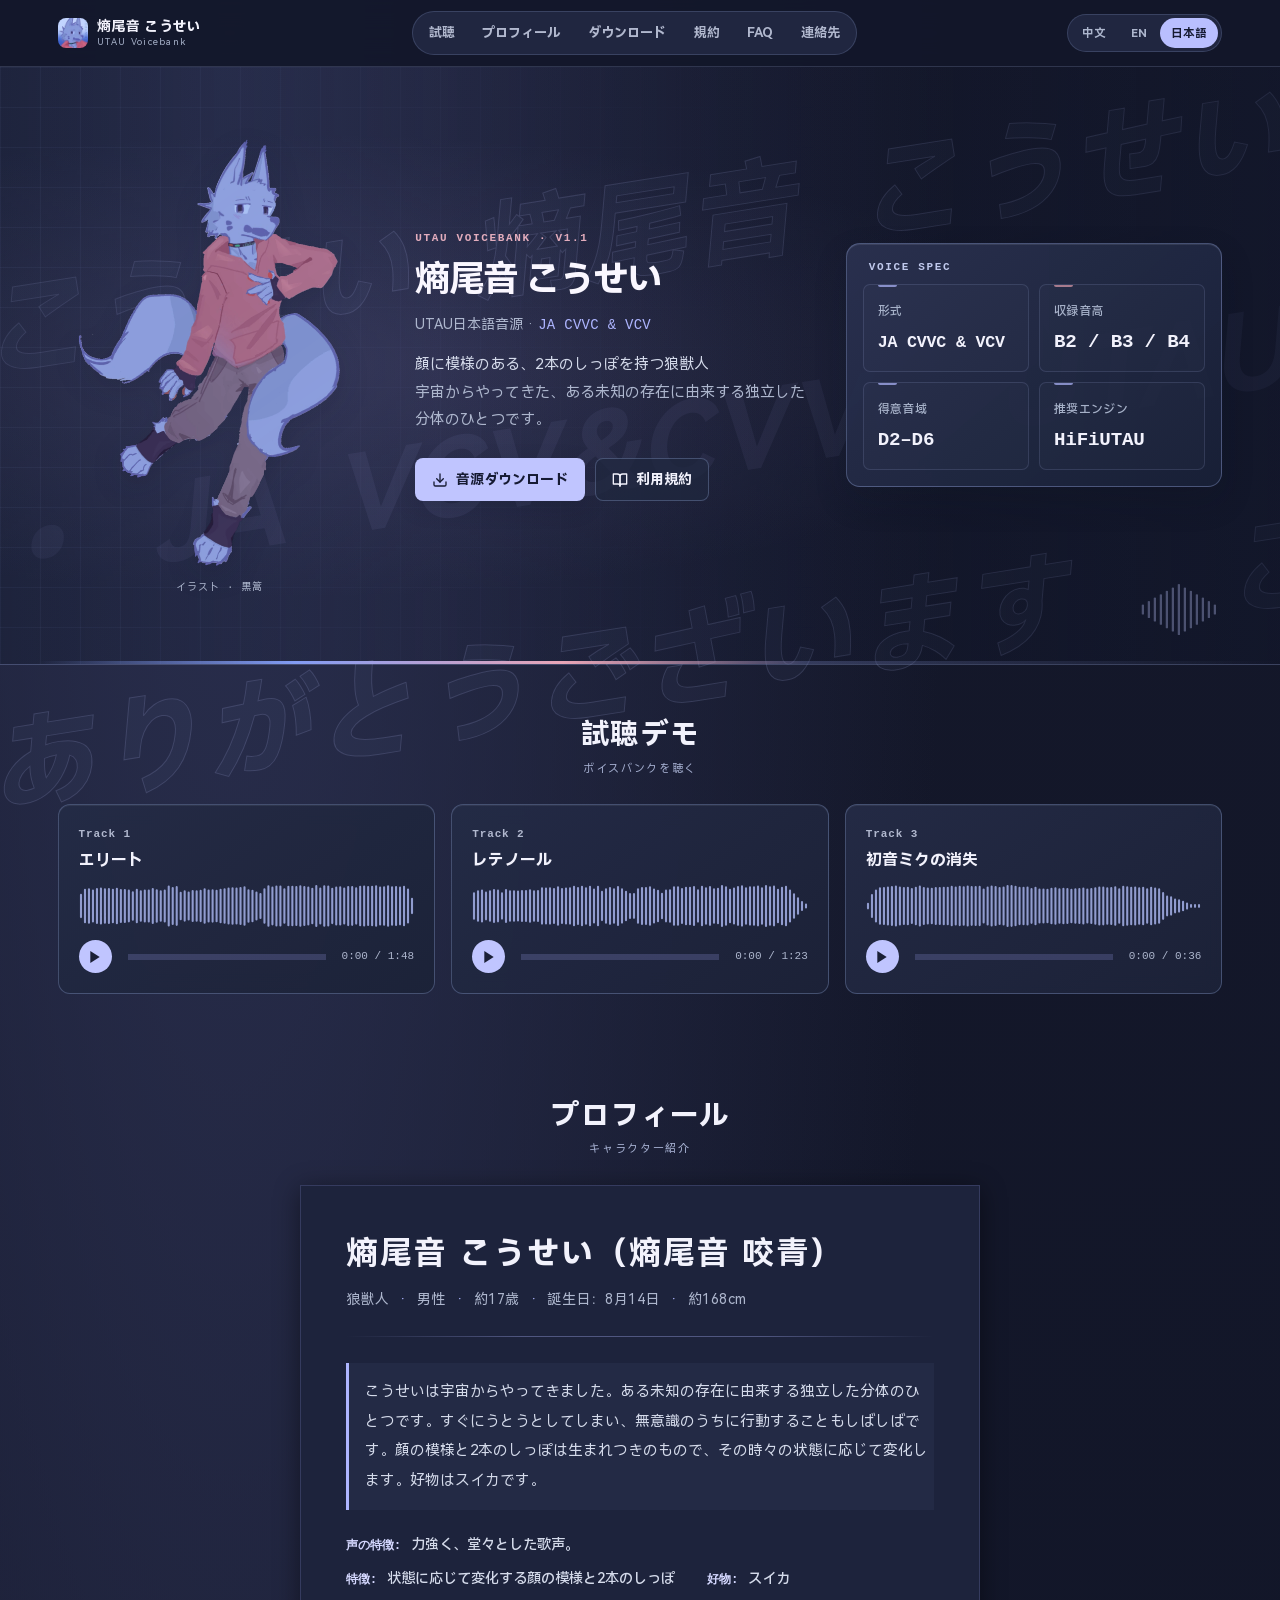
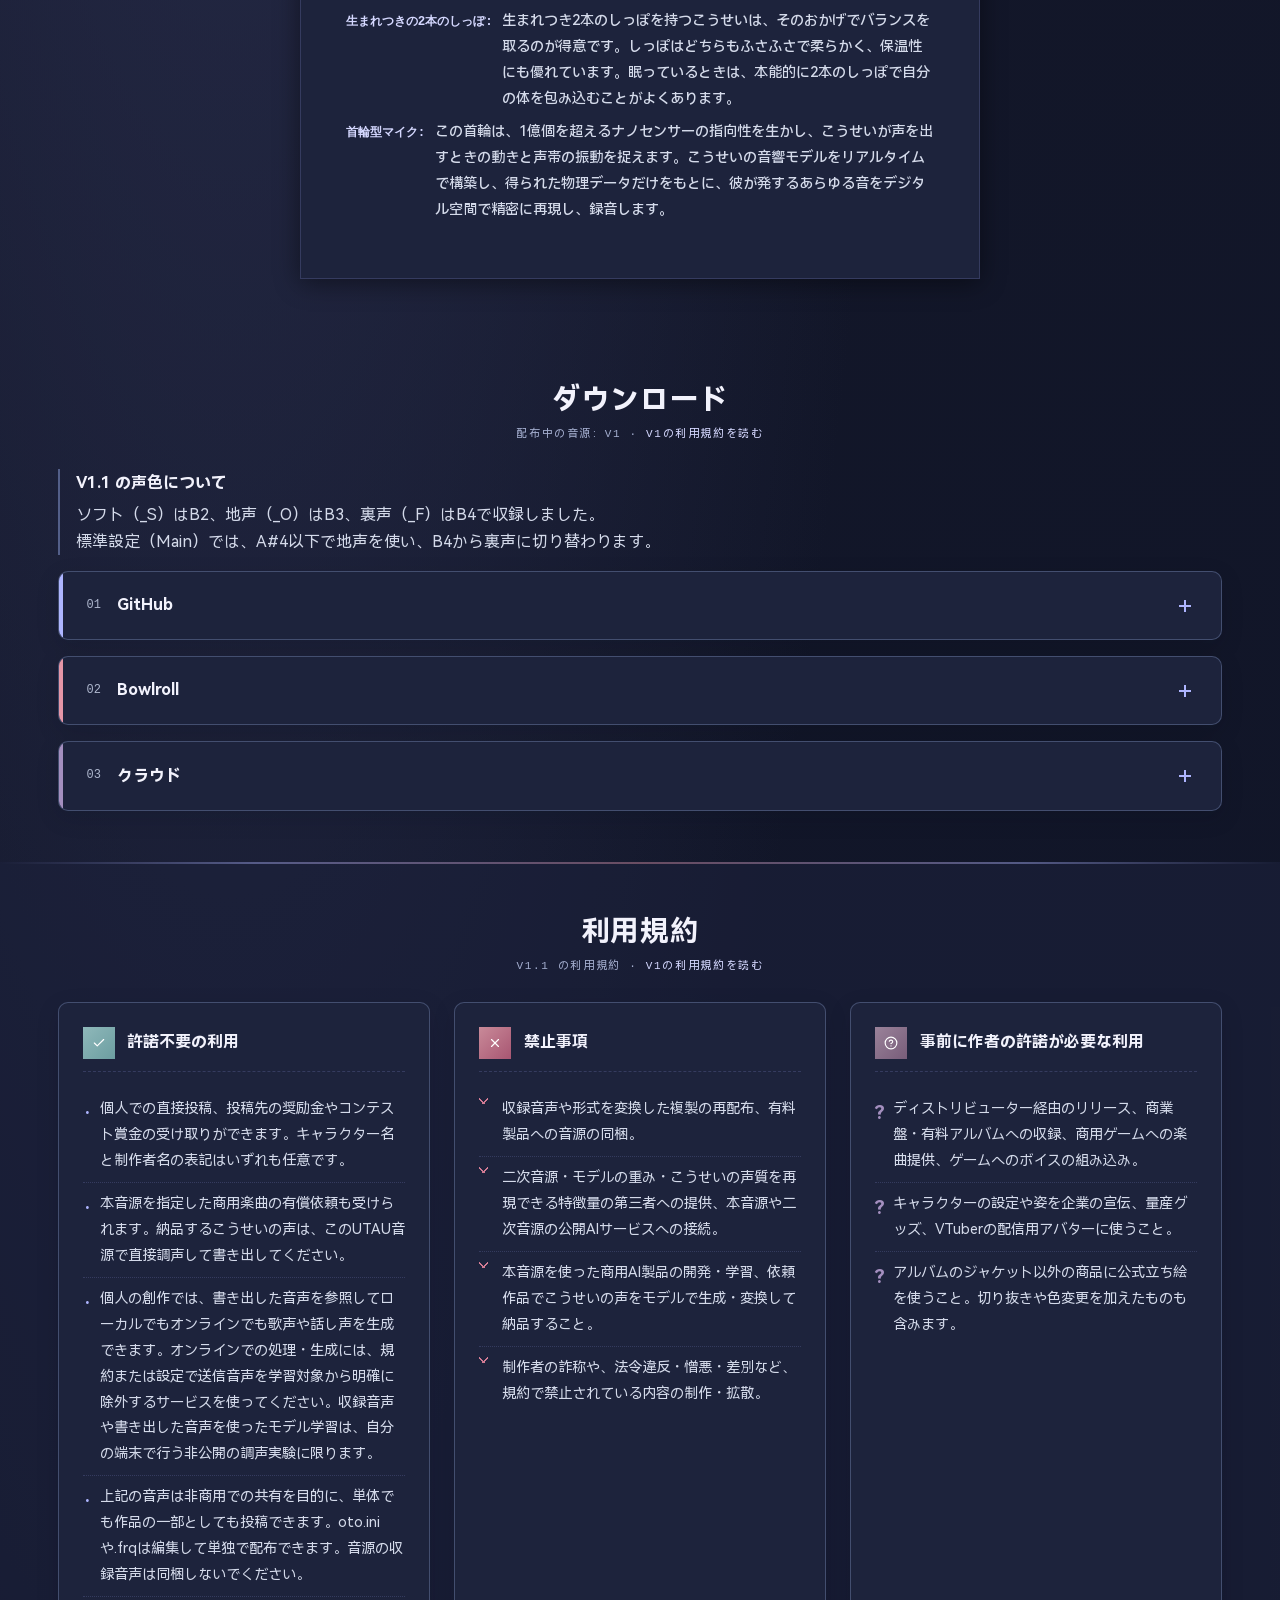
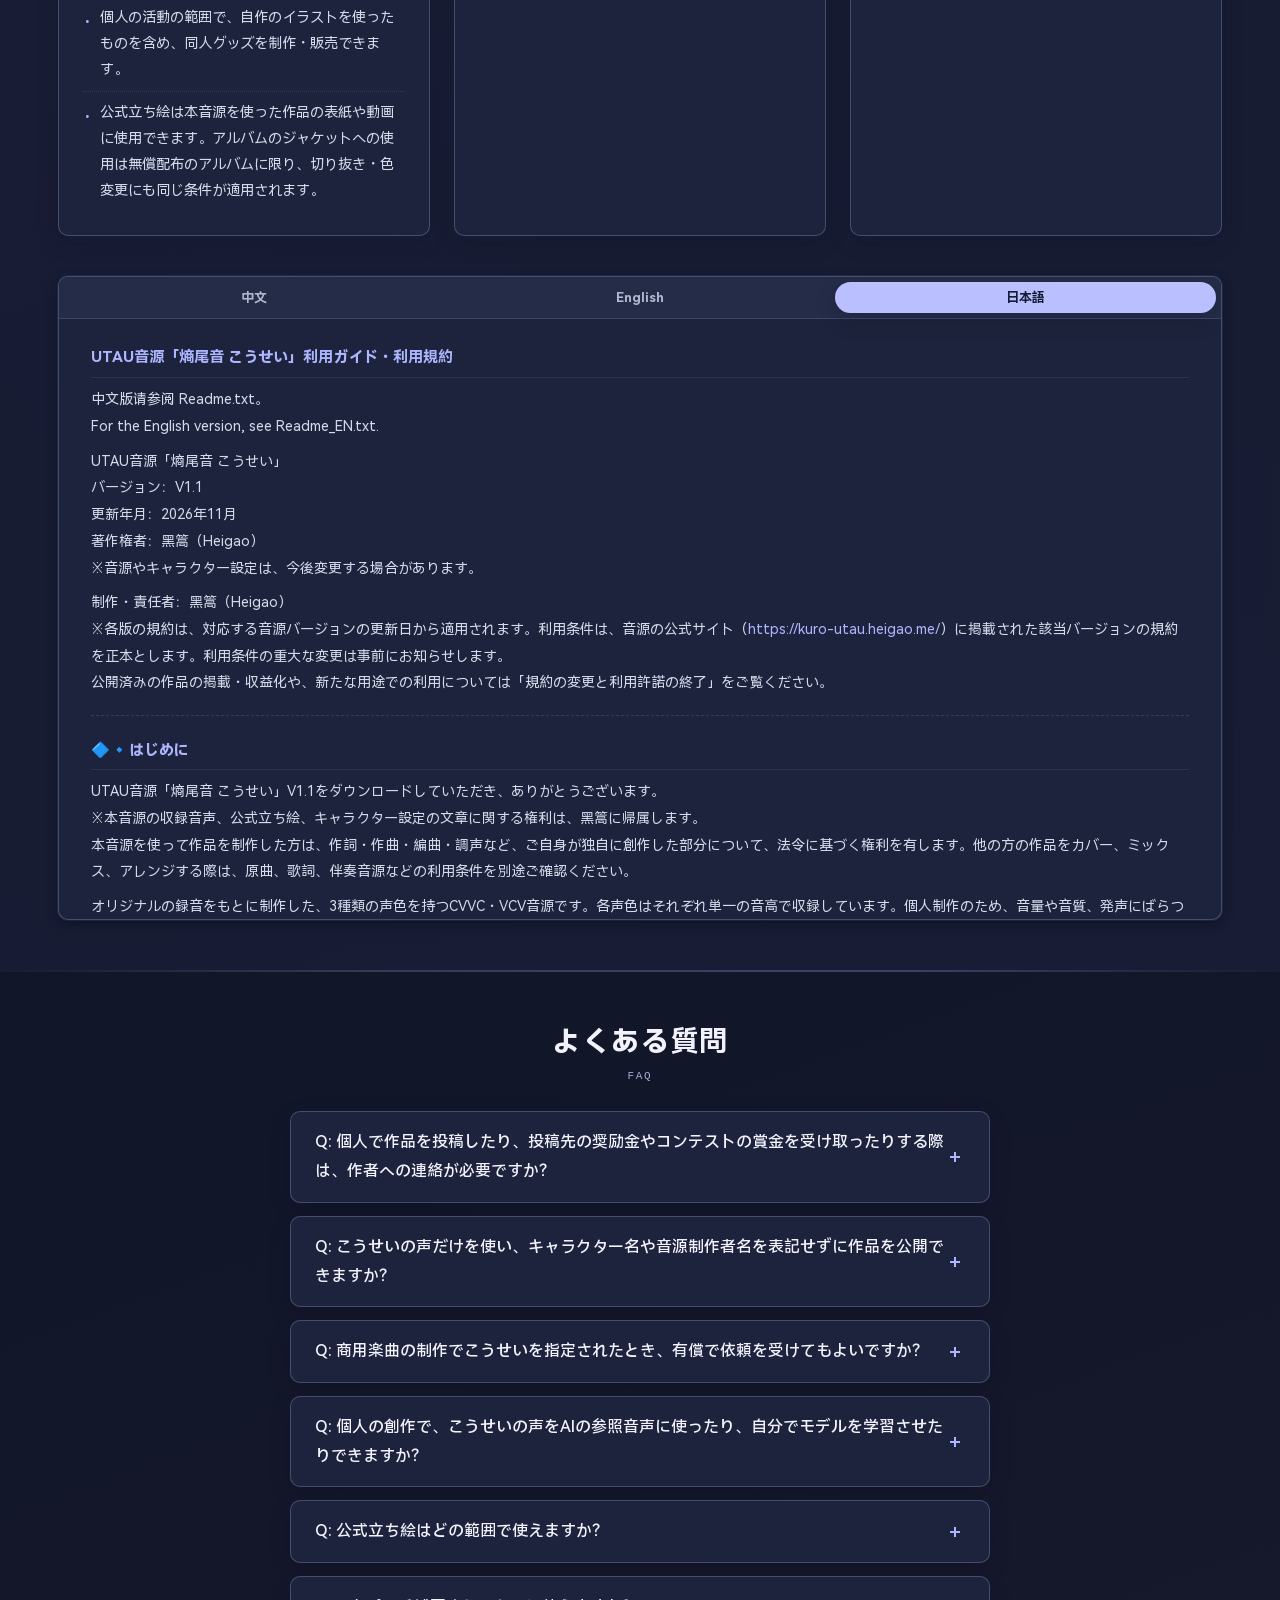
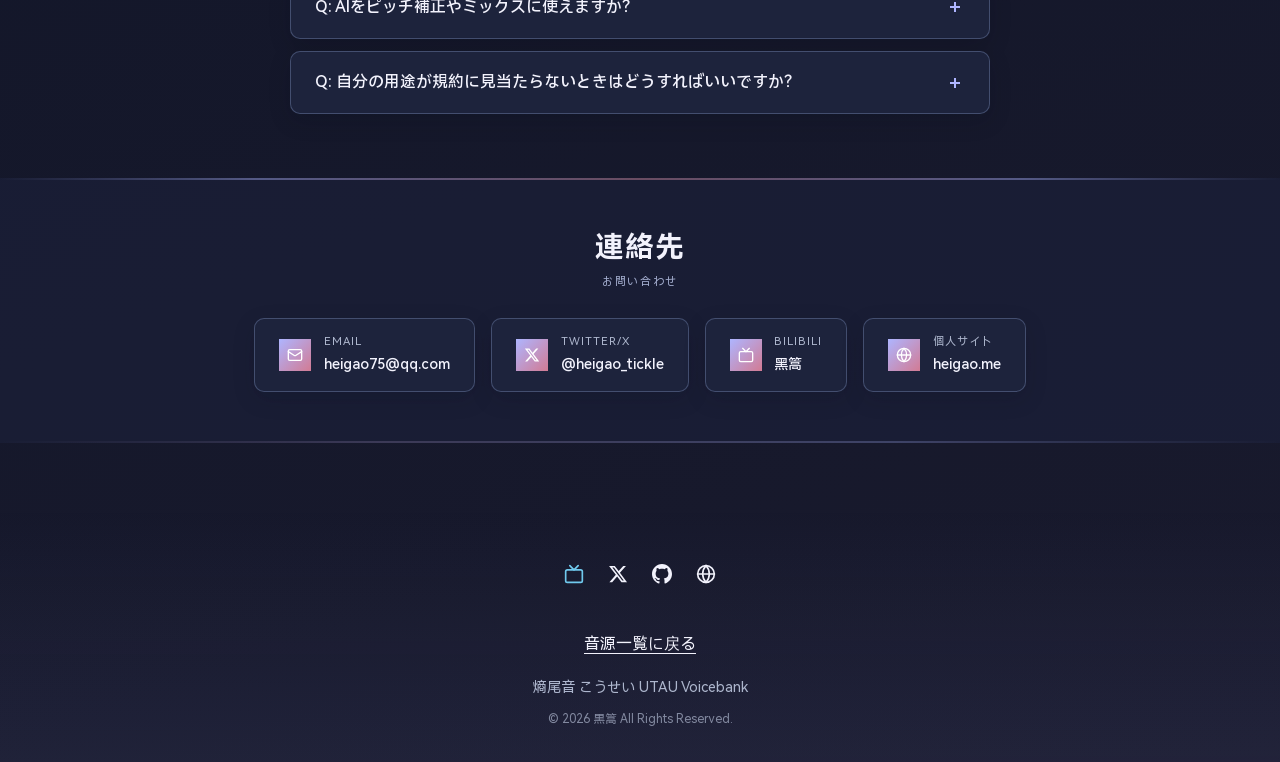
<file: index-jp.html>
<!DOCTYPE html>

<html data-msg-version="65fa1e8bdfce" lang="ja"><head><meta http-equiv="Content-Type" content="text/html; charset=UTF-8">

  <meta name="viewport" content="width=device-width, initial-scale=1.0">
  <title data-msg="0">熵尾音 こうせい | UTAU Voicebank</title>
  <meta data-msg="content" name="description" content="宇宙からやってきた、2本のしっぽを持つ狼獣人「熵尾音 こうせい」。ソフト・地声・裏声を収録した日本語UTAU音源（CVVC・VCV）の試聴、ダウンロード、バージョン別の利用規約を掲載しています。">
  <meta name="author" content="黑篙">

  <link rel="alternate" hreflang="zh-CN" href="https://kuro-utau.heigao.me/kousei.html">
  <link rel="alternate" hreflang="ja" href="https://kuro-utau.heigao.me/index-jp.html">
  <link rel="alternate" hreflang="en" href="https://kuro-utau.heigao.me/index-en.html">
  <link rel="alternate" hreflang="x-default" href="https://kuro-utau.heigao.me/kousei.html">

  <!-- Open Graph -->
  <meta data-msg="content" property="og:title" content="熵尾音 こうせい | UTAU Voicebank">
  <meta data-msg="content" property="og:description" content="宇宙からやってきた、2本のしっぽを持つ狼獣人「熵尾音 こうせい」。ソフト・地声・裏声を収録した日本語UTAU音源（CVVC・VCV）の試聴、ダウンロード、バージョン別の利用規約を掲載しています。">
  <meta property="og:type" content="website">

  <!-- Favicon -->
  <link rel="icon" type="image/x-icon" href="favicon.ico">
  <link rel="icon" type="image/webp" sizes="48x48" href="assets/images/icon-48.webp">


  <!-- Styles -->



  <style>
    /* 单独微调中文版上下两行的文字间距，修复较短文本导致的视觉断层 */
    .scroll-left .bg-deco-text,
    .scroll-left-slow .bg-deco-text {
      padding-right: 12vw !important;
      /* 缩小中文短句块之间的左右留白 */
    }
  </style>
  <link rel="stylesheet" href="style.css?v=944f908ada8e">
  <link rel="stylesheet" href="assets/mobile-cover.css?v=bda45de9db9d" media="(max-width: 600px), (max-width: 960px) and (max-height: 500px) and (orientation: landscape)">
</head>

<body>
  <!-- 高级视觉：背景动效装饰 (倾斜错落字幕) -->
  <div class="bg-deco" aria-hidden="true">
    <div class="bg-deco-wrapper">
      <!-- 第一行：中文版专属名称 (已删除空格) -->
      <div class="bg-deco-row scroll-left">
        <div data-msg="0" class="bg-deco-text">熵尾音 こうせい 熵尾音 こうせい 熵尾音 こうせい </div>
        <div data-msg="0" class="bg-deco-text">熵尾音 こうせい 熵尾音 こうせい 熵尾音 こうせい </div>
      </div>
      <!-- 第二行：不变 -->
      <div class="bg-deco-row scroll-right">
        <div class="bg-deco-text">UTAU • JA VCV&amp;CVVC UTAU • JA VCV&amp;CVVC </div>
        <div class="bg-deco-text">UTAU • JA VCV&amp;CVVC UTAU • JA VCV&amp;CVVC </div>
      </div>
      <!-- 第三行：中文版感谢 -->
      <div class="bg-deco-row scroll-left-slow">
        <div data-msg="0" class="bg-deco-text">ご利用ありがとうございます </div>
        <div data-msg="0" class="bg-deco-text">ご利用ありがとうございます </div>
      </div>
    </div>
  </div>

  <!-- 顶部胶囊导航 (桌面端) -->
  <header class="topnav" id="topnav">
    <a href="#hero" class="topnav-brand">
      <img src="assets/images/icon-72.webp" alt="Kousei" style="width:30px;height:30px;">
      <span data-msg="0" class="topnav-brand-text">熵尾音 こうせい<small>UTAU Voicebank</small></span>
    </a>
    <nav data-msg="aria-label" class="topnav-nav" aria-label="メインナビゲーション">
      <a data-msg="0" href="#demo" class="topnav-link">試聴</a>
      <a data-msg="0" href="#profile" class="topnav-link">プロフィール</a>
      <a data-msg="0" href="#download" class="topnav-link">ダウンロード</a>
      <a data-msg="0" href="#guidelines" class="topnav-link">規約</a>
      <a href="#faq" class="topnav-link">FAQ</a>
      <a data-msg="0" href="#contact" class="topnav-link">連絡先</a>
    </nav>
    <div class="lang-switcher topnav-lang">
      <a href="kousei.html">中文</a>
      <a href="index-en.html">EN</a>
      <a href="index-jp.html" class="active">日本語</a>
    </div>
  </header>

  <!-- Left Sidebar Navigation -->
  <nav class="sidebar" id="sidebar" hidden inert>
    <div class="sidebar-brand">
      <a href="#hero" class="sidebar-brand-link">
        <img src="assets/images/icon-72.webp" alt="Kousei" style="width:36px;height:36px;border-radius:0;">
        <span data-msg="0" class="sidebar-brand-text">熵尾音 こうせい<br><small style="font-weight:400;color:var(--text-muted);font-size:0.7rem;">UTAU Voicebank</small></span>
      </a>
    </div>
    <div class="sidebar-nav">
      <a href="#hero" class="nav-home active">
        <svg xmlns="http://www.w3.org/2000/svg" width="16" height="16" viewBox="0 0 24 24" fill="none" stroke="currentColor" stroke-width="2" stroke-linecap="round" stroke-linejoin="round"><path d="m3 9 9-7 9 7v11a2 2 0 0 1-2 2H5a2 2 0 0 1-2-2z"></path><polyline points="9 22 9 12 15 12 15 22"></polyline></svg>
        <span data-msg="0" class="sidebar-nav-text">ホーム</span>
      </a>
      <a href="#demo" class="nav-demo">
        <svg class="sidebar-nav-icon" xmlns="http://www.w3.org/2000/svg" width="18" height="18" viewBox="0 0 24 24" fill="none" stroke="currentColor" stroke-width="2" stroke-linecap="round" stroke-linejoin="round">
          <polygon points="5 3 19 12 5 21 5 3"></polygon>
        </svg>
        <span data-msg="0" class="sidebar-nav-text">試聴</span>
      </a>
      <a href="#profile" class="nav-profile">
        <svg xmlns="http://www.w3.org/2000/svg" width="16" height="16" viewBox="0 0 24 24" fill="none" stroke="currentColor" stroke-width="2" stroke-linecap="round" stroke-linejoin="round"><path d="M19 21v-2a4 4 0 0 0-4-4H9a4 4 0 0 0-4 4v2"></path><circle cx="12" cy="7" r="4"></circle></svg>
        <span data-msg="0" class="sidebar-nav-text">プロフィール</span>
      </a>
      <a href="#download" class="nav-download">
        <svg xmlns="http://www.w3.org/2000/svg" width="16" height="16" viewBox="0 0 24 24" fill="none" stroke="currentColor" stroke-width="2" stroke-linecap="round" stroke-linejoin="round"><path d="M21 15v4a2 2 0 0 1-2 2H5a2 2 0 0 1-2-2v-4"></path><polyline points="7 10 12 15 17 10"></polyline><line x1="12" x2="12" y1="15" y2="3"></line></svg>
        <span data-msg="0" class="sidebar-nav-text">ダウンロード</span>
      </a>
      <a href="#guidelines" class="nav-guidelines">
        <svg xmlns="http://www.w3.org/2000/svg" width="16" height="16" viewBox="0 0 24 24" fill="none" stroke="currentColor" stroke-width="2" stroke-linecap="round" stroke-linejoin="round"><path d="M2 3h6a4 4 0 0 1 4 4v14a3 3 0 0 0-3-3H2z"></path><path d="M22 3h-6a4 4 0 0 0-4 4v14a3 3 0 0 1 3-3h7z"></path></svg>
        <span data-msg="0" class="sidebar-nav-text">規約</span>
      </a>
      <a href="#faq" class="nav-faq">
        <svg xmlns="http://www.w3.org/2000/svg" width="16" height="16" viewBox="0 0 24 24" fill="none" stroke="currentColor" stroke-width="2" stroke-linecap="round" stroke-linejoin="round"><circle cx="12" cy="12" r="10"></circle><path d="M9.09 9a3 3 0 0 1 5.83 1c0 2-3 3-3 3"></path><path d="M12 17h.01"></path></svg>
        <span data-msg="0" class="sidebar-nav-text">よくある質問</span>
      </a>
      <a href="#contact" class="nav-contact">
        <svg xmlns="http://www.w3.org/2000/svg" width="16" height="16" viewBox="0 0 24 24" fill="none" stroke="currentColor" stroke-width="2" stroke-linecap="round" stroke-linejoin="round"><rect width="20" height="16" x="2" y="4" rx="2"></rect><path d="m22 7-8.97 5.7a1.94 1.94 0 0 1-2.06 0L2 7"></path></svg>
        <span data-msg="0" class="sidebar-nav-text">連絡先</span>
      </a>
    </div>
    <a href="https://heigao.me/" target="_blank" class="sidebar-site">
      <svg xmlns="http://www.w3.org/2000/svg" width="14" height="14" viewBox="0 0 24 24" fill="none" stroke="currentColor" stroke-width="2" stroke-linecap="round" stroke-linejoin="round"><circle cx="12" cy="12" r="10"></circle><path d="M12 2a14.5 14.5 0 0 0 0 20 14.5 14.5 0 0 0 0-20"></path><path d="M2 12h20"></path></svg>
      <span data-msg="0">個人サイト</span>
    </a>
    <div class="sidebar-footer">
      <div class="sidebar-sns">
        <a href="https://space.bilibili.com/695724697" target="_blank" class="sidebar-sns-link bilibili" title="Bilibili"><svg xmlns="http://www.w3.org/2000/svg" width="16" height="16" viewBox="0 0 24 24" fill="none" stroke="currentColor" stroke-width="2" stroke-linecap="round" stroke-linejoin="round"><rect width="20" height="15" x="2" y="7" rx="2" ry="2"></rect><polyline points="17 2 12 7 7 2"></polyline></svg></a>
        <a href="https://twitter.com/heigao_tickle" target="_blank" class="sidebar-sns-link" title="Twitter/X"><svg xmlns="http://www.w3.org/2000/svg" width="16" height="16" viewBox="0 0 24 24" fill="currentColor"><path d="M18.244 2.25h3.308l-7.227 8.26 8.502 11.24H16.17l-5.214-6.817L4.99 21.75H1.68l7.73-8.835L1.254 2.25H8.08l4.713 6.231zm-1.161 17.52h1.833L7.084 4.126H5.117z"></path></svg></a>
          <a href="https://github.com/Heigao-Clank/kuro-voicebank" target="_blank" class="sidebar-sns-link" title="GitHub"><svg viewBox="0 0 24 24" fill="currentColor" style="width:16px;height:16px;">
            <path d="M12 0c-6.626 0-12 5.373-12 12 0 5.302 3.438 9.8 8.207 11.387.599.111.793-.261.793-.577v-2.234c-3.338.726-4.033-1.416-4.033-1.416-.546-1.387-1.333-1.756-1.333-1.756-1.089-.745.083-.729.083-.729 1.205.084 1.839 1.237 1.839 1.237 1.07 1.834 2.807 1.304 3.492.997.107-.775.418-1.305.762-1.604-2.665-.305-5.467-1.334-5.467-5.931 0-1.311.469-2.381 1.236-3.221-.124-.303-.535-1.524.117-3.176 0 0 1.008-.322 3.301 1.23.957-.266 1.983-.399 3.003-.404 1.02.005 2.047.138 3.006.404 2.291-1.552 3.297-1.23 3.297-1.23.653 1.653.242 2.874.118 3.176.77.84 1.235 1.911 1.235 3.221 0 4.609-2.807 5.624-5.479 5.921.43.372.823 1.102.823 2.222v3.293c0 .319.192.694.801.576 4.765-1.589 8.199-6.086 8.199-11.386 0-6.627-5.373-12-12-12z"></path>
          </svg></a>
        <a data-msg="title" href="https://heigao.me/" target="_blank" class="sidebar-sns-link" title="個人サイト"><svg xmlns="http://www.w3.org/2000/svg" width="16" height="16" viewBox="0 0 24 24" fill="none" stroke="currentColor" stroke-width="2" stroke-linecap="round" stroke-linejoin="round"><circle cx="12" cy="12" r="10"></circle><path d="M12 2a14.5 14.5 0 0 0 0 20 14.5 14.5 0 0 0 0-20"></path><path d="M2 12h20"></path></svg></a>
      </div>
    </div>
  </nav>

  <!-- Main Content -->
  <div class="main-content">
    <!-- Hero Section - 1024Store Style -->
    <section class="hero" id="hero">
      <div class="container">
        <div class="hero-stage">
          <div class="hero-main">
            <div class="hero-visual">
              <picture>
                <source media="(max-width: 600px), (max-width: 960px) and (max-height: 500px) and (orientation: landscape)" srcset="assets/images/character-640w.webp 1x, assets/images/character.webp 2x">
                <source media="(max-width: 900px)" srcset="assets/images/character-640w.webp">
                <img data-msg="alt" src="assets/images/character.webp" alt="熵尾音 こうせい" class="hero-character" onerror="this.style.display='none'">
              </picture>
              <p data-msg="0" class="hero-visual-text">イラスト · 黒篙</p>
            </div>
            <div class="hero-text">
              <p class="hero-eyebrow">UTAU VOICEBANK · V1.1</p>
              <h1 data-msg="0" class="hero-title">熵尾音 こうせい</h1>
              <p data-msg="0" class="hero-subtitle">UTAU日本語音源 · <span class="vb-type">JA CVVC &amp; VCV</span></p>
              <p data-msg="0" class="hero-description">顔に模様のある、2本のしっぽを持つ狼獣人<br><span data-msg="0" class="text-muted">宇宙からやってきた、ある未知の存在に由来する独立した分体のひとつです。</span></p>
              <div class="hero-download">
                <a data-msg="0" href="#download" class="btn btn-primary"><svg xmlns="http://www.w3.org/2000/svg" width="16" height="16" viewBox="0 0 24 24" fill="none" stroke="currentColor" stroke-width="2" stroke-linecap="round" stroke-linejoin="round"><path d="M21 15v4a2 2 0 0 1-2 2H5a2 2 0 0 1-2-2v-4"></path><polyline points="7 10 12 15 17 10"></polyline><line x1="12" x2="12" y1="15" y2="3"></line></svg> 音源ダウンロード</a>
                <a data-msg="0" href="#guidelines" class="btn btn-secondary"><svg xmlns="http://www.w3.org/2000/svg" width="16" height="16" viewBox="0 0 24 24" fill="none" stroke="currentColor" stroke-width="2" stroke-linecap="round" stroke-linejoin="round"><path d="M2 3h6a4 4 0 0 1 4 4v14a3 3 0 0 0-3-3H2z"></path><path d="M22 3h-6a4 4 0 0 0-4 4v14a3 3 0 0 1 3-3h7z"></path></svg> 利用規約</a>
              </div>
            </div>
          </div>
          <dl data-msg="aria-label" class="hero-tally" aria-label="音源仕様">
            <div class="hero-tally-item">
              <dt data-msg="0" class="hero-tally-label">形式</dt>
              <dd class="hero-tally-value"><span class="vb-type">JA CVVC &amp; VCV</span></dd>
            </div>
            <div class="hero-tally-item">
              <dt data-msg="0" class="hero-tally-label">収録音高</dt>
              <dd class="hero-tally-value">B2 / B3 / B4</dd>
            </div>
            <div class="hero-tally-item">
              <dt data-msg="0" class="hero-tally-label">得意音域</dt>
              <dd class="hero-tally-value">D2–D6</dd>
            </div>
            <div class="hero-tally-item">
              <dt data-msg="0" class="hero-tally-label">推奨エンジン</dt>
              <dd class="hero-tally-value">HiFiUTAU</dd>
            </div>
          </dl>
        </div>
      </div>
      <div class="hero-waveform">
        <div class="bar"></div>
        <div class="bar"></div>
        <div class="bar"></div>
        <div class="bar"></div>
        <div class="bar"></div>
        <div class="bar"></div>
        <div class="bar"></div>
        <div class="bar"></div>
        <div class="bar"></div>
        <div class="bar"></div>
        <div class="bar"></div>
        <div class="bar"></div>
        <div class="bar"></div>
      </div>
    </section>

    <!-- Demo Audio Section -->
    <section class="section anim-paused" id="demo">
      <div class="container">
        <div class="section-title">
          <h2 data-msg="0">試聴デモ</h2>
          <p data-msg="0">ボイスバンクを聴く</p>
        </div>
        <div class="demo-grid">
          <div class="demo-card" data-index="0">
            <div class="demo-card-header">
              <span class="demo-card-title">Track 1</span>
              <span data-msg="0" class="demo-card-desc">エリート</span>
            </div>
            <div class="demo-canvas-wrap">
              <img src="assets/audio/demo-01-waveform.svg" alt=""><img class="waveform-played" src="assets/audio/demo-01-waveform.svg" alt="">
            </div>
            <div class="demo-controls">
              <button class="demo-play-btn">
                <svg class="icon-play" xmlns="http://www.w3.org/2000/svg" width="24" height="24" viewBox="0 0 24 24" fill="currentColor"><polygon points="5 3 19 12 5 21 5 3"></polygon></svg>
                <svg class="icon-pause" xmlns="http://www.w3.org/2000/svg" width="24" height="24" viewBox="0 0 24 24" fill="currentColor" style="display:none"><rect x="6" y="4" width="4" height="16"></rect><rect x="14" y="4" width="4" height="16"></rect></svg>
              </button>
              <div class="demo-progress">
                <div class="demo-progress-bar"></div>
              </div>
              <span class="demo-time">0:00 / 1:48</span>
            </div>
            <p class="demo-status" role="status"></p>
            <audio data-duration="108.484" preload="metadata"><source src="assets/audio/demo-01.opus" type="audio/ogg; codecs=opus"><source src="assets/audio/demo-01.mp3" type="audio/mpeg"></audio>
          </div>
          <div class="demo-card" data-index="1">
            <div class="demo-card-header">
              <span class="demo-card-title">Track 2</span>
              <span data-msg="0" class="demo-card-desc">レテノール</span>
            </div>
            <div class="demo-canvas-wrap">
              <img src="assets/audio/demo-02-waveform.svg" alt=""><img class="waveform-played" src="assets/audio/demo-02-waveform.svg" alt="">
            </div>
            <div class="demo-controls">
              <button class="demo-play-btn">
                <svg class="icon-play" xmlns="http://www.w3.org/2000/svg" width="24" height="24" viewBox="0 0 24 24" fill="currentColor"><polygon points="5 3 19 12 5 21 5 3"></polygon></svg>
                <svg class="icon-pause" xmlns="http://www.w3.org/2000/svg" width="24" height="24" viewBox="0 0 24 24" fill="currentColor" style="display:none"><rect x="6" y="4" width="4" height="16"></rect><rect x="14" y="4" width="4" height="16"></rect></svg>
              </button>
              <div class="demo-progress">
                <div class="demo-progress-bar"></div>
              </div>
              <span class="demo-time">0:00 / 1:23</span>
            </div>
            <p class="demo-status" role="status"></p>
            <audio data-duration="83.285" preload="metadata"><source src="assets/audio/demo-02.opus" type="audio/ogg; codecs=opus"><source src="assets/audio/demo-02.mp3" type="audio/mpeg"></audio>
          </div>
          <div class="demo-card" data-index="2">
            <div class="demo-card-header">
              <span class="demo-card-title">Track 3</span>
              <span data-msg="0" class="demo-card-desc">初音ミクの消失</span>
            </div>
            <div class="demo-canvas-wrap">
              <img src="assets/audio/demo-03-waveform.svg" alt=""><img class="waveform-played" src="assets/audio/demo-03-waveform.svg" alt="">
            </div>
            <div class="demo-controls">
              <button class="demo-play-btn">
                <svg class="icon-play" xmlns="http://www.w3.org/2000/svg" width="24" height="24" viewBox="0 0 24 24" fill="currentColor"><polygon points="5 3 19 12 5 21 5 3"></polygon></svg>
                <svg class="icon-pause" xmlns="http://www.w3.org/2000/svg" width="24" height="24" viewBox="0 0 24 24" fill="currentColor" style="display:none"><rect x="6" y="4" width="4" height="16"></rect><rect x="14" y="4" width="4" height="16"></rect></svg>
              </button>
              <div class="demo-progress">
                <div class="demo-progress-bar"></div>
              </div>
              <span class="demo-time">0:00 / 0:37</span>
            </div>
            <p class="demo-status" role="status"></p>
            <audio data-duration="36.864" preload="metadata"><source src="assets/audio/demo-03.opus" type="audio/ogg; codecs=opus"><source src="assets/audio/demo-03.mp3" type="audio/mpeg"></audio>
          </div>
        </div>
      </div>
    </section>

    <!-- Profile Section -->
    <section class="section anim-paused" id="profile">
      <div class="container">
        <div class="section-title">
          <h2 data-msg="0">プロフィール</h2>
          <p data-msg="0">キャラクター紹介</p>
        </div>
                <div class="profile-sheet">
          <h3 data-msg="0" class="profile-name">熵尾音 こうせい（熵尾音 咬青）</h3>
          <p data-msg="0 1 2 3 4" class="profile-sub">狼獣人 <span class="sep">·</span> 男性 <span class="sep">·</span> 約17歳 <span class="sep">·</span> 誕生日：8月14日 <span class="sep">·</span> 約168cm</p>
          <div class="profile-divider"></div>
          <blockquote class="profile-flavor"><p data-msg="0">こうせいは宇宙からやってきました。ある未知の存在に由来する独立した分体のひとつです。すぐにうとうとしてしまい、無意識のうちに行動することもしばしばです。顔の模様と2本のしっぽは生まれつきのもので、その時々の状態に応じて変化します。好物はスイカです。</p></blockquote>
          <div class="profile-detail">
            <div class="profile-detail-row">
              <span data-msg="0" class="profile-detail-label">声の特徴</span>
              <span data-msg="0" class="profile-detail-value">力強く、堂々とした歌声。</span>
            </div>
            <div class="profile-detail-row">
              <span data-msg="0" class="profile-detail-label">特徴</span>
              <span data-msg="0" class="profile-detail-value">状態に応じて変化する顔の模様と2本のしっぽ</span>
            </div>
            <div class="profile-detail-row">
              <span data-msg="0" class="profile-detail-label">好物</span>
              <span data-msg="0" class="profile-detail-value">スイカ</span>
            </div>
          </div>
          <div class="profile-detail">
            <div class="profile-detail-row">
              <span data-msg="0" class="profile-detail-label">生まれつきの2本のしっぽ</span>
              <span data-msg="0" class="profile-detail-value">生まれつき2本のしっぽを持つこうせいは、そのおかげでバランスを取るのが得意です。しっぽはどちらもふさふさで柔らかく、保温性にも優れています。眠っているときは、本能的に2本のしっぽで自分の体を包み込むことがよくあります。</span>
            </div>
            <div class="profile-detail-row">
              <span data-msg="0" class="profile-detail-label">首輪型マイク</span>
              <span data-msg="0" class="profile-detail-value">この首輪は、1億個を超えるナノセンサーの指向性を生かし、こうせいが声を出すときの動きと声帯の振動を捉えます。こうせいの音響モデルをリアルタイムで構築し、得られた物理データだけをもとに、彼が発するあらゆる音をデジタル空間で精密に再現し、録音します。</span>
            </div>
          </div>
        </div>
      </div>
    </section>

    <!-- Download Section - Teto Accordion Style -->
    <section class="section anim-paused" id="download">
      <div class="container">
        <div class="section-title">
          <h2 data-msg="0">ダウンロード</h2>
          <p data-msg="0">配布中の音源：V1 · <a data-msg="0 href" href="assets/terms-v1.html#jp">V1の利用規約を読む</a></p>
        </div>
        <div class="download-list">
          <div class="voice-notes" id="voicebank">
            <h3 data-msg="0" class="voice-notes-title">V1.1 の声色について</h3>
            <p data-msg="0 1" class="voice-usage">ソフト（_S）はB2、地声（_O）はB3、裏声（_F）はB4で収録しました。<br>標準設定（Main）では、A#4以下で地声を使い、B4から裏声に切り替わります。</p>
          </div>
          <details class="accordion" data-type="primary">
            <summary class="accordion-title" aria-controls="download-github">
              <span class="accordion-title-inner">
                <span class="accordion-number">01</span>
                <span class="accordion-name">GitHub</span>
              </span>
              <span class="accordion-icon"></span>
            </summary>
            <div class="accordion-content" id="download-github">
              <div class="accordion-content-inner">
                <p data-msg="0" class="accordion-desc">配布中の音源：V1</p>
                <a data-msg="0" href="https://github.com/Heigao-Clank/kuro-voicebank/releases/tag/V1" target="_blank" class="accordion-link">GitHubのV1配布ページへ</a>
                <div class="install-command" data-copy="gh release download V1 --repo Heigao-Clank/kuro-voicebank">
                  <span class="install-prompt" aria-hidden="true">$</span>
                  <code>gh release download V1 --repo Heigao-Clank/kuro-voicebank</code>
                  <button data-msg="aria-label title" type="button" class="install-copy" aria-label="コマンドをコピー" title="コマンドをコピー" hidden>
                    <svg width="15" height="15" viewBox="0 0 24 24" fill="none" stroke="currentColor" stroke-width="2" stroke-linecap="round" stroke-linejoin="round" aria-hidden="true"><rect x="9" y="9" width="13" height="13" rx="2"></rect><path d="M5 15H4a2 2 0 0 1-2-2V4a2 2 0 0 1 2-2h9a2 2 0 0 1 2 2v1"></path></svg>
                  </button>
                  <span class="copy-status" role="status"></span>
                </div>
              </div>
            </div>
          </details>

          <details class="accordion" data-type="warm">
            <summary class="accordion-title" aria-controls="download-bowlroll">
              <span class="accordion-title-inner">
                <span class="accordion-number">02</span>
                <span class="accordion-name">Bowlroll</span>
              </span>
              <span class="accordion-icon"></span>
            </summary>
            <div class="accordion-content" id="download-bowlroll">
              <div class="accordion-content-inner">
                <p data-msg="0" class="accordion-desc">日本のファイル配布サービス。</p>
                <span data-msg="0" class="accordion-soon">ダウンロードリンクは準備中です</span>
              </div>
            </div>
          </details>

          <details class="accordion" data-type="secondary">
            <summary class="accordion-title" aria-controls="download-mirrors">
              <span class="accordion-title-inner">
                <span class="accordion-number">03</span>
                <span data-msg="0" class="accordion-name">クラウド</span>
              </span>
              <span class="accordion-icon"></span>
            </summary>
            <div class="accordion-content" id="download-mirrors">
              <div class="accordion-content-inner">
                <p data-msg="0" class="accordion-desc">V1のミラー配布先</p>
                <div style="display:flex;flex-wrap:wrap;gap:0.6rem;">
                  <a href="https://drive.google.com/file/d/1WB_3wNww9CAy_1M7UDJVFeQKciWdL78O/view?usp=drive_link" target="_blank" class="accordion-link">Google Drive</a>
                  <a data-msg="0" href="https://1820313552.share.123pan.cn/123pan/TUtojv-ViaY" target="_blank" class="accordion-link">123クラウド</a>
                </div>
              </div>
            </div>
          </details>
        </div>
      </div>
    </section>

    <!-- Guidelines Section -->
    <section class="section section-alt anim-paused" id="guidelines">
      <div class="container">
        <div class="section-title">
          <h2 data-msg="0">利用規約</h2>
          <p data-msg="0">V1.1 の利用規約 · <a data-msg="0 href" href="assets/terms-v1.html#jp">V1の利用規約を読む</a></p>
        </div>
        <div class="guidelines-grid">
          <div class="guideline-card">
            <div class="guideline-header">
              <div class="guideline-icon guideline-icon-ok"><svg xmlns="http://www.w3.org/2000/svg" width="14" height="14" viewBox="0 0 24 24" fill="none" stroke="currentColor" stroke-width="2" stroke-linecap="round" stroke-linejoin="round"><polyline points="20 6 9 17 4 12"></polyline></svg></div>
              <div data-msg="0" class="guideline-title">許諾不要の利用</div>
            </div>
            <ul class="guideline-list">
              <li data-msg="0">個人での直接投稿、投稿先の奨励金やコンテスト賞金の受け取りができます。キャラクター名と制作者名の表記はいずれも任意です。</li>
              <li data-msg="0">本音源を指定した商用楽曲の有償依頼も受けられます。納品するこうせいの声は、このUTAU音源で直接調声して書き出してください。</li>
              <li data-msg="0">個人の創作では、書き出した音声を参照してローカルでもオンラインでも歌声や話し声を生成できます。オンラインでの処理・生成には、規約または設定で送信音声を学習対象から明確に除外するサービスを使ってください。収録音声や書き出した音声を使ったモデル学習は、自分の端末で行う非公開の調声実験に限ります。</li>
              <li data-msg="0">上記の音声は非商用での共有を目的に、単体でも作品の一部としても投稿できます。oto.iniや.frqは編集して単独で配布できます。音源の収録音声は同梱しないでください。</li>
              <li data-msg="0">個人の活動の範囲で、自作のイラストを使ったものを含め、同人グッズを制作・販売できます。</li>
              <li data-msg="0">公式立ち絵は本音源を使った作品の表紙や動画に使用できます。アルバムのジャケットへの使用は無償配布のアルバムに限り、切り抜き・色変更にも同じ条件が適用されます。</li>
            </ul>
          </div>

          <div class="guideline-card">
            <div class="guideline-header">
              <div class="guideline-icon guideline-icon-no"><svg xmlns="http://www.w3.org/2000/svg" width="14" height="14" viewBox="0 0 24 24" fill="none" stroke="currentColor" stroke-width="2" stroke-linecap="round" stroke-linejoin="round"><path d="M18 6 6 18"></path><path d="m6 6 12 12"></path></svg></div>
              <div data-msg="0" class="guideline-title">禁止事項</div>
            </div>
            <ul class="guideline-list">
              <li data-msg="0" class="no">収録音声や形式を変換した複製の再配布、有料製品への音源の同梱。</li>
              <li data-msg="0" class="no">二次音源・モデルの重み・こうせいの声質を再現できる特徴量の第三者への提供、本音源や二次音源の公開AIサービスへの接続。</li>
              <li data-msg="0" class="no">本音源を使った商用AI製品の開発・学習、依頼作品でこうせいの声をモデルで生成・変換して納品すること。</li>
              <li data-msg="0" class="no">制作者の詐称や、法令違反・憎悪・差別など、規約で禁止されている内容の制作・拡散。</li>
            </ul>
          </div>

          <div class="guideline-card">
            <div class="guideline-header">
              <div class="guideline-icon guideline-icon-ask"><svg xmlns="http://www.w3.org/2000/svg" width="14" height="14" viewBox="0 0 24 24" fill="none" stroke="currentColor" stroke-width="2" stroke-linecap="round" stroke-linejoin="round"><circle cx="12" cy="12" r="10"></circle><path d="M9.09 9a3 3 0 0 1 5.83 1c0 2-3 3-3 3"></path><path d="M12 17h.01"></path></svg></div>
              <div data-msg="0" class="guideline-title">事前に作者の許諾が必要な利用</div>
            </div>
            <ul class="guideline-list">
              <li data-msg="0" class="ask">ディストリビューター経由のリリース、商業盤・有料アルバムへの収録、商用ゲームへの楽曲提供、ゲームへのボイスの組み込み。</li>
              <li data-msg="0" class="ask">キャラクターの設定や姿を企業の宣伝、量産グッズ、VTuberの配信用アバターに使うこと。</li>
              <li data-msg="0" class="ask">アルバムのジャケット以外の商品に公式立ち絵を使うこと。切り抜きや色変更を加えたものも含みます。</li>
            </ul>
          </div>
        </div>

        <!-- Full Protocol Tabs -->
        <div class="protocol-tabs">
          <div class="protocol-tab-bar">
            <button class="protocol-tab" data-lang="zh" type="button" aria-controls="protocol-zh" aria-pressed="false">中文</button>
            <button class="protocol-tab" data-lang="en" type="button" aria-controls="protocol-en" aria-pressed="false">English</button>
            <button class="protocol-tab active" data-lang="jp" type="button" aria-controls="protocol-jp" aria-pressed="true">日本語</button>
          </div>
          <div class="protocol-content" id="protocol-zh" lang="zh-CN" hidden>
            <div class="protocol-text"><h3>🔷🔹「熵尾音 こうせい」使用指南</h3>
<p>日本語版は Readme_JP をご覧ください。<br>For English version, please refer to Readme_EN.</p>
<p>UTAU音源「熵尾音 こうせい」<br>版本：V1.1<br>版本更新日期：2026年11月<br>版权所有：黑篙<br>※音源与角色设定在后续版本中可能会有所调整。</p>
<p>全流程制作者/负责人：黑篙<br>※每版协议自对应的声库版本更新之日起生效。使用条款以声库官网（<a href="https://kuro-utau.heigao.me/">https://kuro-utau.heigao.me/</a>）公布的对应版本为准。涉及使用权限的重大变更，作者会提前公告。旧作品的展示、收益及新用途，详见「协议效力与终止」。</p>
<hr>
<h3>🔷🔹正文</h3>
<p>感谢您下载UTAU音源「熵尾音 こうせい」V1.1。<br>本音源的原始录音、官方角色立绘及设定文本，其相关权利归黑篙所有。<br>使用本音源制作歌曲或其他作品时，创作者对自己原创的词、曲、编曲、调校等部分，依法享有相应权利。<br>翻唱、混音或改编他人作品时，请另行确认原曲、歌词、伴奏等素材的使用许可。</p>
<p>本音源为基于原始录音制作的三声线 CVVC &amp; VCV 音源，每种声线均为单音阶录制。由于为个人制作，音量、音质及发声可能存在一定差异，请在使用时根据需要自行调整参数。</p>
<hr>
<h3>■ 音源信息</h3>
<p>形式：JA CVVC &amp; VCV<br>各声线录制音高：软声 B2、真声 B3、假声 B4<br>舒适音域：D2–D6<br>声线特点：声音有力，唱起来透着一股自信。</p>
<h3>■ 使用说明：</h3>
<p>推荐使用引擎：HiFiUTAU，以此获得声库最佳体验<br>引擎GitHub链接：<a href="https://github.com/xiaobaijunya/HiFiUTAU-engine">https://github.com/xiaobaijunya/HiFiUTAU-engine</a></p>
<p>三种声线分别为真声（_O）、假声（_F）和软声（_S）。</p>
<p>Main：A#4及以下为真声，B4及以上为假声<br>Original：真声<br>Falsetto：假声<br>Soft：轻柔的声线，宛如喃喃自语一般。</p>
<h3>■ 角色设定</h3>
<h3>【基础信息】</h3>
<p>名字：熵尾音 こうせい（熵尾音 咬青）<br>年龄：约17岁<br>生日：8月14日<br>性别：男性<br>身高：约168cm<br>种族：狼兽人</p>
<h3>【角色简介】</h3>
<p>熵尾音来自宇宙，是某个未知存在的独立子体之一。容易打瞌睡，行动常由无意识驱动。面纹与双尾都是天生的，会随状态变化。特殊喜好是西瓜。</p>
<p>先天双尾：<br>作为先天生理结构，双尾让熵尾音在保持平衡时有着天然的优势。两条尾巴蓬松柔软，保温性极佳。熵尾音常在睡眠时本能地用双尾环抱住身体。</p>
<p>颈环式麦克风：<br>颈环依靠上亿个纳米传感器，定向捕捉发声动作与声带振动。它对熵尾音进行实时声学建模，仅凭这些物理数据，就能在数字空间中精准重构并录制他发出的任何声音。</p>
<hr>
<h3>■ 注意事项</h3>
<p>・本音源为业余制作，可能存在发音不稳定或衔接问题。<br>・部分音可能需要手动微调以获得更自然的效果。<br>・请避免在极端音域或高强度曲目中直接使用未调校音源。</p>
<hr>
<h3>🔷🔹 角色使用说明</h3>
<h3>◆ 角色名义与署名</h3>
<p>您可以让「熵尾音 こうせい」以角色身份演唱或配音，也可以只使用本音源生成的歌声或语音。两种情况下，是否标注角色名「熵尾音 こうせい」或声库作者名「黑篙」，均由您自行决定。<br>如需注明声库制作者，请如实填写。禁止冒称自己或其他人为本音源的制作者。</p>
<h3>◆ 关于同人创作</h3>
<p>同人创作时，允许对角色的外观进行适度调整和再创作，包括但不限于：<br>・服装、发型、姿势等非核心设定的变化<br>・根据作品风格进行适当调整</p>
<h3>◆ 作品分级与内容提示</h3>
<p>发布作品时，请按实际内容和发布平台的要求标明年龄分级。涉及敏感题材时，请在观众接触相关内容前给出提示，并按要求设置访问限制。<br>使用角色形象时，还须遵守适用法律及发布平台对未成年角色描写的规定。</p>
<hr>
<h3>⚪ 允许的事项（无需联系作者）</h3>
<p>以下行为无需联系作者，可直接进行：</p>
<h3>◆ 创作与发布</h3>
<p>・个人非商业使用、学习、研究目的的创作。也可以只使用本音源生成的歌声或语音，无需使用角色名义。<br>・可以使用本音源制作作品参赛，并领取比赛奖金，无需另行申请。<br>・视频投稿、直播、收益化（在同人/个人活动范围内）<br>・个人可以自行向音乐平台投稿，按本协议的个人创作规则发布作品。<br>・二次创作（翻唱、投稿、Remix等）。可在使用本音源的作品封面或视频中展示官方立绘。用于专辑封面时，本项许可限于非付费专辑，裁切、改色版本亦同。<br>・在个人活动范围内，可以制作、销售同人周边，包括使用自绘图案的商品。商品使用官方立绘须按下文取得授权，专辑封面按前项规定执行。<br>・可以承接有偿调声或歌曲制作委托，委托人也可以指定使用本音源制作商业歌曲。接单、收费、制作和交付成品均无需另行取得作者授权。交付成品中的咬青人声须直接使用本 UTAU 音源调声、渲染；可按下文规定进行修音、混音等后期处理，但不得以 AI 歌声合成、语音克隆或变声模型生成或替换交付的咬青人声。成品的发行、宣传、游戏内使用等，按实际用途适用本协议的相应条款及其他适用协议。</p>
<h3>◆ 人工智能（AI）与技术支持</h3>
<p>・音频后期处理：可以用 AI 工具对本音源渲染的人声进行修音、混音等后期处理。在线修音、混音或使用下述参考音频生成功能时，服务条款或当前设置须明确排除将提交的音频用于模型训练。<br>・个人声音实验：个人创作时，可以将本音源渲染的人声作为参考音频，在本地或在线生成新的歌声或语音。使用本声库的原始录音或由本声库渲染的人声训练模型，均仅限本人在本地进行非公开的调声实验。这类实验可以涉及 SVC、RVC、语音转换、歌声合成、语音克隆、TTS、LoRA 微调及模型合并等。黑篙今后如发布官方 AI 声音模型，其使用以该模型发布时的说明为准。<br>・严禁外传：不得向第三方提供基于本音源或其渲染人声训练所得的模型文件、LoRA 或其他微调权重、合并模型，也不得提供从这些音频中直接提取、可供他人复现咬青音色的嵌入向量（embedding）或其他特征数据（以下统称「二次声库」）。仅记录音高、时值的普通调声参数不属于上述音色数据。禁止的提供方式包括公开发布、售卖、私下传输、群组或网盘链接分享、交换及赠送等。<br>・严禁公开部署：禁止将本声库（含原始录音样本）或上述二次声库上传、部署或接入公开 AI 服务、在线推理接口、开源仓库或模型社区，也不得将本声库作为训练数据集上传至公共 AI 模型。前述在线处理和生成许可仅适用于已渲染的人声。<br>・成品发布与收益：个人创作中按上述条件渲染或生成的人声，可以单独上传，也可以随作品一同上传，供非商业分享。个人作品的发布与收益按本协议相应条款执行，个人同人作品可以参加平台创作激励。模型生成或转换的人声不得作为咬青的委托成品交付。成品适用本协议的署名、商用及内容限制等条款，且不得随附模型、权重或可复现咬青音色的特征数据。</p>
<h3>◆ 文件修改与分享</h3>
<p>・可以修改并单独分享原音设定文件（oto.ini）和频率表文件（.frq）。分享时请勿附带声库中的录音样本。<br>・对作品进行二次创作和改编</p>
<hr>
<h3>× 禁止的事项</h3>
<p>以下行为严格禁止：</p>
<h3>◆ 核心禁止</h3>
<p>・禁止向他人分发声库自带的原始录音样本，包括转换为其他音频格式后的副本。使用本音源渲染完成的歌曲或语音作品，可以按本协议相应条款发布。<br>・禁止将本音源以任何形式打包进收费产品<br>・禁止将修改、处理后的本音源样本文件用于制作并发布二次声库</p>
<h3>◆ 内容禁止</h3>
<p>・禁止使用本音源或角色制作、传播违反适用法律法规的内容。<br>・禁止使用本音源或角色传播仇恨或歧视性内容，或宣扬极端政治立场或极端宗教立场。<br>・禁止恶意制作严重损害角色形象的内容，例如冒充官方发布侮辱性声明，或捏造作者、声源提供者的言论并以其名义传播。</p>
<h3>◆ 商业与AI禁止</h3>
<p>・禁止将本音源用于商业AI产品的开发或训练（凡涉及收费、赞助、捐赠，或作为商业产品/服务组成部分的 AI 开发与训练，均视为商业用途）<br>・禁止将本音源渲染的人声或按上述 AI 条款生成的人声制成可供重新合成歌声或语音的采样声库并发布。<br>・禁止修改角色核心设定用于商业角色</p>
<hr>
<h3>△ 需要联系作者确认的事项</h3>
<p>「创作与发布」已允许的受托制作和成品交付无需单独申请。以下用途请提前联系作者获得授权：</p>
<h3>◆ 商业使用</h3>
<p>・正式商业场景下的使用（本协议已明确允许且无需申请的用途除外）<br>・企业主导的PR视频、广告、代言等<br>・通过发行商发行音乐、将音乐收录于商业唱片或付费专辑，或供商业游戏使用，须事先取得作者授权。<br>・将角色「熵尾音 こうせい」的设定或形象用于企业宣传、大规模生产的商品，或作为虚拟主播的出镜形象，须事先取得作者明确授权。</p>
<h3>◆ 特殊使用</h3>
<p>・游戏内置语音使用<br>・企业/商业项目合作</p>
<h3>◆ 其他</h3>
<p>・同人以外的商用授权申请<br>・专辑封面以外的商品，如直接使用官方立绘或其裁切、改色版本，须事先取得作者授权。</p>
<hr>
<h3>■ 免责声明</h3>
<p>・使用者应自行确认其制作、发布的作品符合适用法律，并已取得所用第三方素材所需的授权。使用者对其制作、发布作品的行为依法承担相应责任。<br>・使用本音源即表示使用者同意并遵守本协议的全部条款。<br>・角色设定如有补充，由黑篙通过官方渠道发布。使用权限的变更由声库官网公布，生效日期为对应声库版本的更新日期。</p>
<hr>
<h3>■ 协议效力与终止</h3>
<p>・若使用者严重违反本协议条款，作者有权单方面终止对其的音源使用授权。<br>・即使作者停止公开分发本音源，已取得音源的用户仍可依本协议继续使用。<br>・协议变更不影响生效前依当时协议已完成的行为。依当时协议已发布的作品，可以继续在原渠道展示，并沿用原有的平台收益方式。<br>・变更生效后，如将作品用于新的发行、商品或商业合作，该项新用途适用届时有效的协议。</p>
<hr>
<h3>🔷🔹 常见问题（FAQ）</h3>
<p>Q: 个人投稿、领取平台创作激励或参赛奖金，需要联系作者吗？<br>A: 无需联系。个人可以自行向视频或音乐平台投稿，领取平台创作激励或比赛奖金。通过发行商发行音乐，则须事先取得作者授权。</p>
<p>Q: 我可以只使用咬青的声音，不署角色名或作者名吗？<br>A: 可以。无论是否以角色名义发布作品，角色名和声库作者名都可自行决定是否标注。可以使用本音源合成的歌声或语音，但不得分发声库自带的原始录音。</p>
<p>Q: 客户指定用咬青制作商业歌曲，我可以收费接单吗？<br>A: 可以。接单、收费、制作和交付成品无需另行申请。交付的咬青人声须直接用本 UTAU 音源调声、渲染，可以按规定修音、混音。成品之后的发行或其他用途，按本协议相应条款及其他适用协议执行。</p>
<p>Q: 个人创作可以用咬青的人声作 AI 参考，也可以自己训练模型吗？<br>A: 可以用已渲染的人声作参考，在本地或在线生成新的歌声或语音。在线服务须明确排除用提交的音频训练模型。用原始录音或渲染人声训练模型，仅限本人在本地进行非公开的调声实验。<br>个人创作中按上述条件渲染或生成的人声可以单独或随作品上传，供非商业分享。个人同人作品也可以按协议领取平台创作激励。委托交付的咬青人声须直接由本 UTAU 音源调声、渲染。模型、权重及可复现咬青音色的数据不得外传或公开部署。</p>
<p>Q: 官方立绘的使用范围是什么？<br>A: 可在使用本音源的作品封面或视频中展示官方立绘。用于专辑封面时，许可限于非付费专辑。在专辑封面以外的商品上使用官方立绘，须事先取得作者授权。裁切、改色后的立绘适用相同规则。</p>
<p>Q: 用AI修音/混音可以吗？<br>A: 可以。使用在线工具时，请先确认服务条款或当前设置明确排除将提交的音频用于模型训练。详见「人工智能（AI）与技术支持」。</p>
<p>Q: 我的用途没有在协议里写明，怎么办？<br>A: 对用途归类有疑问时，欢迎联系作者咨询。可以简单说明项目内容、使用的是合成声音还是角色形象，以及成品将如何发布或使用。属于本协议列明的须授权用途时，请在取得作者明确同意后再使用。</p>
<hr>
<h3>🔷🔹 联系方式</h3>
<p>如有问题、建议或商业合作意向，欢迎通过以下方式联系作者：</p>
<p>Email：heigao75@qq.com<br>Twitter/X：@heigao_tickle<br>Bilibili：黑篙 UID：695724697</p>
<hr>
<p>© 黑篙 2026 All Rights Reserved.</p></div>
          </div>
          <div class="protocol-content" id="protocol-en" lang="en" hidden>
            <div class="protocol-text"><h3>Voicebank Guide and Terms of Use for &quot;熵尾音 こうせい (Kousei)&quot;</h3>
<p>日本語版は Readme_JP.txt をご覧ください。<br>中文版请参阅 Readme.txt。</p>
<p>UTAU Voicebank &quot;熵尾音 こうせい (Kousei)&quot;<br>Version: V1.1<br>Last updated: November 2026<br>Copyright: 黑篙 (Heigao)<br>※ The voicebank and character details may change in future versions.</p>
<p>Created and produced by: 黑篙 (Heigao)<br>※ Each version of these terms takes effect on the update date of the corresponding voicebank version. The terms published for that version on the official voicebank website (<a href="https://kuro-utau.heigao.me/">https://kuro-utau.heigao.me/</a>) are authoritative. Heigao will announce major changes to usage permissions in advance.<br>For details on keeping existing works online, monetizing them and putting them to new uses, see &quot;Changes to These Terms and Termination.&quot;</p>
<hr>
<h3>🔷🔹 Introduction</h3>
<p>Thank you for downloading version V1.1 of the UTAU voicebank &quot;熵尾音 こうせい (Kousei).&quot;<br>※ Heigao holds the rights to the voicebank’s original recordings, official character artwork and written character profile.<br>When you make a song or other work with this voicebank, your original contributions, such as lyrics, music, arrangements and vocal tuning, remain yours to the extent protected by law. If you cover, mix or adapt someone else’s work, check the permissions for the original music, lyrics, backing track and any other material you use.</p>
<p>This CVVC &amp; VCV voicebank was made from original recordings in three voice styles, each recorded at a single pitch. As this is a personal project, you may hear variations in volume, recording quality and vocal delivery. Adjust the parameters as needed.</p>
<hr>
<h3>Voicebank Information</h3>
<p>Type: JA CVVC &amp; VCV<br>Recording pitches: Soft B2, Original B3, Falsetto B4<br>Comfortable range: D2–D6<br>Vocal character: A powerful voice with a confident delivery.</p>
<h3>Usage Instructions</h3>
<p>Recommended engine: HiFiUTAU works best with this voicebank.<br>Engine GitHub: <a href="https://github.com/xiaobaijunya/HiFiUTAU-engine">https://github.com/xiaobaijunya/HiFiUTAU-engine</a></p>
<p>The three voice styles are Original (modal voice, _O), Falsetto (_F) and Soft (_S).<br>Main: Uses Original up to and including A#4, and Falsetto from B4 upwards.<br>Original: Modal voice.<br>Falsetto: Falsetto voice.<br>Soft: A gentle voice, as if murmuring to oneself.</p>
<h3>Character Profile</h3>
<h3>【Basic Information】</h3>
<p>Name: 熵尾音 こうせい (Kousei), also written 熵尾音 咬青<br>Age: Approximately 17<br>Birthday: August 14<br>Gender: Male<br>Height: About 168 cm<br>Species: Wolf beastman</p>
<h3>【Character Description】</h3>
<p>Kousei comes from outer space and is one of the independent offshoots of an unknown entity. He dozes off easily, and his actions are often guided by his subconscious. He was born with his facial markings and twin tails, both of which can change depending on the state he’s in. He’s especially fond of watermelon.</p>
<p>Twin tails:<br>The twin tails Kousei was born with give him a natural advantage when it comes to balance. They’re soft and fluffy and hold in warmth exceptionally well. In his sleep, he often instinctively curls both tails around himself.</p>
<p>Collar microphone:<br>The collar uses a directional array of over a hundred million nanosensors to pick up the movements Kousei makes as he produces sound, along with the vibrations of his vocal folds. It builds an acoustic model of him in real time. From those physical measurements alone, it can create and record an accurate digital reconstruction of any sound he makes.</p>
<hr>
<h3>Tuning Notes</h3>
<p>・This voicebank was made independently. Pronunciation can vary, and transitions between samples may sound uneven.<br>・Some sounds may need a little manual adjustment to flow naturally.<br>・For notes at the extremes of the range or songs that call for a powerful delivery, please tune the vocals before using them.</p>
<hr>
<h3>🔷🔹 Using the Character</h3>
<h3>◆ Character Identity and Credit</h3>
<p>You can use the voicebank in either of these ways:<br>1. Feature &quot;熵尾音 こうせい&quot; as the character singing or speaking.<br>2. Use the synthesized singing or speech on its own, without presenting it as a performance by the character.<br>In either case, the character credit and the credit for Heigao as the voicebank’s creator are both optional. If you name the creator, make sure the credit is accurate.</p>
<h3>◆ Fan Works</h3>
<p>You may adapt or reinterpret the character’s appearance within reason. For example, you may:<br>・Change clothing, hairstyle, pose or other nonessential details.<br>・Adapt the design to suit the style of your work.</p>
<h3>◆ Age Ratings and Content Notices</h3>
<p>When you publish a work, label it with an age rating appropriate to its content and the platform’s requirements.<br>・If your work deals with sensitive material, give your audience a content notice before they encounter it and apply any required access restrictions.<br>・If you depict the character, you must also follow applicable law and the platform’s rules on depictions of underage characters.</p>
<hr>
<h3>⚪ Permitted Uses (No Need to Contact the Author)</h3>
<p>You may do the following without contacting Heigao:</p>
<h3>◆ Creating and Sharing Your Work</h3>
<p>・Make works for personal, noncommercial use, study or research. You may also use the synthesized singing or speech without presenting the work as a performance by Kousei.<br>・Enter works made with the voicebank in competitions and accept prize money.<br>・Upload videos, livestream and monetize your work as part of personal or fan activities. You may also upload your own work directly to music platforms under the rules for individual creators in these terms.<br>・Create and post fan works, including covers and remixes. You may display the official character artwork on the cover of a work made with this voicebank or in its video. For album covers, this permission applies only to albums released free of charge, including when the artwork is cropped or recolored.<br>・Make and sell fan merchandise as part of your personal activities, including items featuring your own illustrations. Use of the official artwork on merchandise requires prior permission as described below. Album covers follow the rule above.<br>・You may take paid commissions for vocal tuning or song production, including commercial songs for which the client specifically requests this voicebank. You may accept payment, produce the work and deliver it without separate permission from Heigao. The Kousei vocals you deliver must be tuned and rendered directly from this UTAU voicebank. You may use pitch correction, mixing and other post-production tools as described below, but you must not use an AI singing synthesis, voice cloning or voice conversion model to generate or replace the Kousei vocals you deliver. The relevant provisions of these terms and any other applicable agreements govern subsequent uses such as releases, promotion and use in games.</p>
<h3>◆ AI and Audio Processing</h3>
<p>・Audio post-production: You may use AI tools for pitch correction, mixing and other post-processing of vocals rendered with this voicebank. If you use an online service for pitch correction, mixing or generating new singing or speech from reference audio as described below, the service’s terms or your current settings must explicitly exclude the audio you submit from model training.<br>・Personal voice experiments: For your own creative work, you may use vocals rendered with this voicebank as reference audio to generate new singing or speech, locally or online. If you train a model on the voicebank’s original recordings or on vocals rendered with it, do so locally and in private, solely for your own vocal-tuning experiments. Examples include SVC, RVC, voice conversion, singing voice synthesis, voice cloning, text-to-speech (TTS), LoRA fine-tuning and model merging. If Heigao releases an official AI voice model, the terms published with that model will govern its use.<br>・No sharing of models or reusable voice data: Do not give anyone else model files, LoRA or other fine-tuned weights, or merged models obtained by training on this voicebank or on vocals rendered with it. The same restriction applies to embeddings or other features extracted directly from that audio if they let someone reproduce Kousei’s vocal timbre. Together, these models and data are called “derivative voicebanks” in these terms. Ordinary tuning parameters that contain only note pitches and durations do not count as timbre data under this rule. The restriction covers all forms of transfer, including public releases, sales, private transfers, group or cloud links, swaps and gifts.<br>・No public deployment: Do not upload, deploy or connect this voicebank (including its original recorded samples) or a derivative voicebank to public AI services, online inference APIs, open-source repositories or model-sharing communities. Do not upload this voicebank as a training dataset for a public AI model. The permission to use online processing and generation applies only to rendered vocals.<br>・Publishing and monetizing finished works: For noncommercial sharing, you may upload vocals you render or generate for a personal project under the conditions above, either on their own or as part of the finished work. These terms govern publication and monetization of your work. You may earn platform creator rewards for personal fan works. Do not deliver model-generated or voice-converted audio as Kousei’s vocals on a commission. The terms on credit, commercial use and content apply to the finished work. Do not supply models, weights or feature data that can reproduce Kousei’s vocal timbre with it.</p>
<h3>◆ Editing and Sharing Files</h3>
<p>・You may edit and share the oto.ini timing file and the .frq frequency tables separately from the voicebank. Do not include any of the voicebank’s recorded samples.<br>・You may create derivative works and adaptations.</p>
<h3>◆ Names and Credits</h3>
<p>・You may choose whether to credit the character, the voicebank’s creator or both.<br>・You may use the rendered vocals without presenting them as a performance by &quot;熵尾音 こうせい.&quot;</p>
<hr>
<h3>× Prohibited Uses</h3>
<p>The following uses are prohibited:</p>
<h3>◆ Voicebank Files and Creator Credits</h3>
<p>・Do not distribute the original recorded samples included in the voicebank or copies converted to another audio format. Finished songs and spoken works rendered with the voicebank may be published in accordance with the applicable provisions of these terms.<br>・Do not package the voicebank in any form as part of a paid product.<br>・Do not falsely claim that you or anyone else created this voicebank.<br>・Do not use modified or processed voicebank samples to create and release a derivative voicebank.</p>
<h3>◆ Prohibited Content</h3>
<p>・Do not use the voicebank or character to create or distribute content that violates applicable laws or regulations.<br>・Do not use the voicebank or character to spread hateful or discriminatory content or to promote extremist political or extremist religious views.<br>・Do not create malicious content that seriously harms the character’s public image. Examples include posing as an official account to issue insulting statements or fabricating remarks and circulating them in the name of the creator or voice provider.</p>
<h3>◆ Commercial and AI Restrictions</h3>
<p>・Do not use this voicebank to develop or train a commercial AI product.<br>・AI development or training that involves fees, sponsorship or donations, or forms part of a commercial product or service, counts as commercial use.<br>・Do not compile vocals rendered with this voicebank or generated under the AI provisions above into a sample library and release it for use in synthesizing new singing or speech.<br>・Do not change the character’s core traits for use in a commercial character.</p>
<hr>
<h3>△ Uses That Require Prior Permission</h3>
<p>Commissioned production and delivery as permitted under “Creating and Sharing Your Work” require no separate approval. Contact Heigao and obtain permission before proceeding with the following uses:</p>
<h3>◆ Commercial Use</h3>
<p>・Use in a commercial project, except where these terms expressly allow the activity without prior permission.<br>・Company-led promotional videos, advertisements, endorsements and similar projects.<br>・Releasing music through a distributor, including it on a commercial record or paid album, or supplying it for use in a commercial game.<br>・You must obtain Heigao’s express permission in advance to use the character concept or likeness of “熵尾音 こうせい” in corporate promotions, on mass-produced merchandise or as a VTuber’s on-screen persona.</p>
<h3>◆ Other Projects</h3>
<p>・Integrating spoken audio into a game.<br>・Collaborating on a corporate project.<br>・Collaborating on a commercial project.</p>
<h3>◆ Other</h3>
<p>・Commercial uses outside fan activities.<br>・Using the official character artwork, including cropped or recolored versions, on merchandise other than album covers requires Heigao’s prior permission.</p>
<hr>
<h3>Responsibilities</h3>
<p>・You are responsible for checking that the works you create and publish comply with applicable law and that you have the necessary permissions for third-party material. You are legally responsible for your own actions in creating and publishing those works.<br>・By using this voicebank, you agree to follow these terms.<br>・Heigao will publish additions to the character profile through official channels. Changes to usage permissions will be published on the official voicebank website and take effect on the update date of the corresponding voicebank version.</p>
<hr>
<h3>Changes to These Terms and Termination</h3>
<p>・If you seriously breach these terms, Heigao may unilaterally terminate your permission to use the voicebank.<br>・If Heigao stops distributing the voicebank publicly, users who already have it may continue to use it under these terms.<br>・Changes do not affect actions completed in accordance with the terms in force at the time. A work published under those terms may stay on its original channels and continue earning revenue in the same way on those platforms. If you later use it for a new release, merchandise or a commercial collaboration, the terms in force at the time of that new use apply.</p>
<hr>
<h3>🔷🔹 Frequently Asked Questions (FAQ)</h3>
<p>Q: Do I need to contact Heigao to post my own work, earn platform creator rewards or accept a competition prize?<br>A: No. You may upload your own work directly to video or music platforms, earn creator rewards and accept prize money.<br>Releasing music through a distributor requires Heigao’s prior permission.</p>
<p>Q: Can I use just the voice and leave out the character’s and creator’s names?<br>A: Yes. Whether or not you present the work as a performance by Kousei, both credits are optional. You may use the synthesized singing or speech, but you must not distribute the original recordings supplied with the voicebank.</p>
<p>Q: Can I take a paid commission if the client asks me to use Kousei for a commercial song?<br>A: Yes. You may accept the job, charge for it, produce the track and deliver it without separate permission. The Kousei vocals you deliver must be tuned and rendered directly from this UTAU voicebank. Pitch correction and mixing are allowed under these terms. Any subsequent release or other use of the finished work is subject to the relevant provisions of these terms and any other applicable agreements.</p>
<p>Q: Can I use Kousei’s vocals as reference audio for AI or train my own model for a personal project?<br>A: You may use rendered vocals as reference audio to generate new singing or speech locally or online. For an online service, its terms or your current settings must explicitly rule out training on the submitted audio. If you train a model on the original recordings or on rendered vocals, keep the training local, private and solely for your own vocal-tuning experiments.<br>You may upload vocals you render or generate this way for a personal project, on their own or as part of the finished work, for noncommercial sharing. Under these terms, you may also earn platform creator rewards for personal fan works. Kousei vocals delivered on commission must be tuned and rendered directly from this UTAU voicebank. Do not share or publicly deploy models, weights or feature data that can reproduce Kousei’s vocal timbre.</p>
<p>Q: Where can I use the official character artwork?<br>A: You may display it on the cover of a work made with this voicebank or in its video. For album covers, this permission applies only to albums released free of charge. To use the official artwork on merchandise other than album covers, get Heigao’s permission first. Cropping or recoloring the artwork does not change these conditions.</p>
<p>Q: Can I use AI for pitch correction or mixing?<br>A: Yes. For online tools, check that the service’s terms or your current settings explicitly rule out using the audio you submit for model training. See “AI and Audio Processing” for details.</p>
<p>Q: What if my use isn&#x27;t listed?<br>A: If you are unsure which rule applies, you are welcome to ask Heigao. You can briefly describe your project, how it uses the synthesized voice or the character’s likeness, and how you plan to release or use the finished work.<br>If these terms list your use as requiring prior permission, wait for Heigao’s express approval before proceeding.</p>
<hr>
<h3>🔷🔹 Contact Information</h3>
<p>For questions, suggestions or business inquiries, you can reach Heigao here:</p>
<p>Email: heigao75@qq.com<br>Twitter/X: @heigao_tickle<br>Bilibili: 黑篙 UID: 695724697</p>
<hr>
<p>© 黑篙 2026 All Rights Reserved.</p></div>
          </div>
          <div class="protocol-content" id="protocol-jp" lang="ja">
            <div class="protocol-text"><h3>UTAU音源「熵尾音 こうせい」利用ガイド・利用規約</h3>
<p>中文版请参阅 Readme.txt。<br>For the English version, see Readme_EN.txt.</p>
<p>UTAU音源「熵尾音 こうせい」<br>バージョン：V1.1<br>更新年月：2026年11月<br>著作権者：黑篙（Heigao）<br>※音源やキャラクター設定は、今後変更する場合があります。</p>
<p>制作・責任者：黑篙（Heigao）<br>※各版の規約は、対応する音源バージョンの更新日から適用されます。利用条件は、音源の公式サイト（<a href="https://kuro-utau.heigao.me/">https://kuro-utau.heigao.me/</a>）に掲載された該当バージョンの規約を正本とします。利用条件の重大な変更は事前にお知らせします。<br>公開済みの作品の掲載・収益化や、新たな用途での利用については「規約の変更と利用許諾の終了」をご覧ください。</p>
<hr>
<h3>🔷🔹はじめに</h3>
<p>UTAU音源「熵尾音 こうせい」V1.1をダウンロードしていただき、ありがとうございます。<br>※本音源の収録音声、公式立ち絵、キャラクター設定の文章に関する権利は、黑篙に帰属します。<br>本音源を使って作品を制作した方は、作詞・作曲・編曲・調声など、ご自身が独自に創作した部分について、法令に基づく権利を有します。他の方の作品をカバー、ミックス、アレンジする際は、原曲、歌詞、伴奏音源などの利用条件を別途ご確認ください。</p>
<p>オリジナルの録音をもとに制作した、3種類の声色を持つCVVC・VCV音源です。各声色はそれぞれ単一の音高で収録しています。個人制作のため、音量や音質、発声にばらつきがあります。必要に応じてパラメータを調整してください。</p>
<hr>
<h3>音源情報</h3>
<p>形式：JA CVVC &amp; VCV<br>収録音高：ソフト B2、地声 B3、裏声 B4<br>得意音域：D2–D6<br>声の特徴：力強く、堂々とした歌声。</p>
<h3>使い方</h3>
<p>推奨エンジン：本音源の持ち味を生かすには、HiFiUTAUをおすすめします。<br>エンジンのGitHubページ：<a href="https://github.com/xiaobaijunya/HiFiUTAU-engine">https://github.com/xiaobaijunya/HiFiUTAU-engine</a></p>
<p>声色は地声（_O）、裏声（_F）、ソフト（_S）の3種類です。<br>Main：A#4以下では地声、B4以上では裏声に自動で切り替わります。<br>Original：地声<br>Falsetto：裏声<br>Soft：ひとりごとをつぶやくような、やわらかな声。</p>
<h3>キャラクター設定</h3>
<h3>【基本情報】</h3>
<p>名前：熵尾音 こうせい（熵尾音 咬青）<br>年齢：約17歳<br>誕生日：8月14日<br>性別：男性<br>身長：約168cm<br>種族：狼獣人</p>
<h3>【キャラクター紹介】</h3>
<p>こうせいは宇宙からやってきました。ある未知の存在に由来する独立した分体のひとつです。すぐにうとうとしてしまい、無意識のうちに行動することもしばしばです。顔の模様と2本のしっぽは生まれつきのもので、その時々の状態に応じて変化します。好物はスイカです。</p>
<p>生まれつきの2本のしっぽ：<br>生まれつき2本のしっぽを持つこうせいは、そのおかげでバランスを取るのが得意です。しっぽはどちらもふさふさで柔らかく、保温性にも優れています。眠っているときは、本能的に2本のしっぽで自分の体を包み込むことがよくあります。</p>
<p>首輪型マイク：<br>この首輪は、1億個を超えるナノセンサーの指向性を生かし、こうせいが声を出すときの動きと声帯の振動を捉えます。こうせいの音響モデルをリアルタイムで構築し、得られた物理データだけをもとに、彼が発するあらゆる音をデジタル空間で精密に再現し、録音します。</p>
<hr>
<h3>注意事項</h3>
<p>・個人制作のため、発音が安定しない箇所や、音のつながりが不自然な箇所があります。<br>・音によっては、手動で少し調整すると自然に聞こえます。<br>・極端に高い音や低い音、力強い歌い方が求められる曲では、調声してからお使いください。</p>
<hr>
<h3>🔷🔹 キャラクターの利用について</h3>
<h3>◆ キャラクター名義とクレジット</h3>
<p>本音源は、次のどちらの形でもお使いいただけます。<br>1.「熵尾音 こうせい」が歌ったり話したりする作品として使う。<br>2. キャラクター名義を使わず、合成した歌声や話し声だけを使う。<br>どちらの場合も、キャラクター名や音源制作者「黑篙」をクレジットに記載するかどうかは自由です。制作者名を記載する際は、正確に表記してください。</p>
<h3>◆ 二次創作について</h3>
<p>二次創作では、キャラクターの外見を適度にアレンジできます。たとえば、次のような変更が可能です。<br>・服装、髪型、ポーズなど、キャラクターの基本設定に関わらない部分を変える。<br>・ご自身の作品の作風に合わせて描き方を変える。</p>
<h3>◆ 年齢区分と作品公開時の注意書き</h3>
<p>作品を公開するときは、内容と投稿先のルールに沿って対象年齢を表示してください。<br>・配慮が必要な題材を扱う場合は、視聴者が該当箇所に触れる前に注意書きを示し、必要な閲覧制限を設定してください。<br>・キャラクターの姿を描写する場合は、適用される法令と、未成年のキャラクターの描写に関する投稿先のルールも守ってください。</p>
<hr>
<h3>⚪ 作者への連絡が不要な利用</h3>
<p>次の用途では、事前の連絡は不要です。</p>
<h3>◆ 作品の制作・公開</h3>
<p>・個人の非商用利用や、学習・研究を目的とした作品制作。キャラクター名義を使わず、合成した歌声や話し声だけを使うこともできます。<br>・本音源を使った作品でコンテストに応募し、賞金を受け取ること。<br>・同人活動や個人の活動の範囲での動画投稿、ライブ配信、収益化。音楽配信サイトへの個人による直接投稿も、本規約の個人の創作に関する条件に従って行えます。<br>・カバーやリミックスなどの二次創作と、その投稿。本音源を使った作品の表紙や動画には公式立ち絵を使用できます。アルバムのジャケットに使用できるのは、アルバムを無償で頒布・配信する場合に限ります。立ち絵を切り抜いたり、色を変えたりした場合も同様です。<br>・個人の同人活動の範囲でのグッズの制作・販売。ご自身で描いたイラストを使ったグッズも含みます。公式立ち絵を商品に使用する場合は、後述のとおり作者の事前許諾が必要です。アルバムのジャケットには前項の規定が適用されます。<br>・調声や楽曲制作の有償依頼を受けることができます。商用楽曲の制作で依頼主から本音源を指定された場合も、受注、報酬の受け取り、制作、納品にあたって作者の許諾を別途得る必要はありません。納品する作品のこうせいの声には、このUTAU音源で直接調声して書き出した音声を使用してください。以下の条件に従ってピッチ補正やミックスなどの後処理はできますが、納品するこうせいの声を、AI歌声合成・音声クローニング・声質変換のモデルで生成したり差し替えたりすることはできません。リリース、宣伝、ゲームでの使用など、納品後の利用については、実際の用途に応じて本規約の該当する条項と、ほかに適用される契約・規約に従ってください。</p>
<h3>◆ AIの利用と音声処理</h3>
<p>・音声の後処理：本音源で書き出した歌声や話し声のピッチ補正、ミックスなどの後処理にAIツールを使えます。オンラインでピッチ補正やミックス、または下記の参照音声を使った生成を行う場合は、サービスの利用規約または現在の設定で、送信した音声がモデルの学習対象から明確に除外されている必要があります。<br>・個人の音声合成実験：個人の創作では、本音源で書き出した音声を参考に、新たな歌声や話し声を生成できます。ローカルでもオンラインでも利用できます。本音源の収録音声または本音源で書き出した音声を使ってモデルを学習させることができるのは、ご自身の調声実験として、ローカルかつ非公開で行う場合に限ります。SVC、RVC、声質変換、歌声合成、音声クローニング、読み上げ（TTS）、LoRAによる追加学習、モデルのマージなどが該当します。今後、黑篙が公式AI音声モデルを配布する場合は、そのモデルの配布時の利用条件に従ってください。<br>・モデル・声質データの第三者への提供禁止：本音源や本音源で書き出した音声を使った学習で得たモデルファイル、LoRAなどの追加学習済みの重み、マージ済みモデルは、第三者に提供できません。これらの音声から直接抽出した埋め込みベクトル（embedding）などの特徴量のうち、こうせいの声質を再現できるものも対象です（これらのモデルとデータを以下「二次音源」と総称します）。音の高さと長さだけを記録した通常の調声パラメータは、この声質データに含まれません。一般公開、販売、個人間の送信、グループやクラウドのリンクを使った共有、交換、無償譲渡など、提供方法は問いません。<br>・一般公開サービスへのアップロード・設置の禁止：本音源（元の収録音声を含む）や上記の二次音源を、一般公開のAIサービス、オンライン推論API、オープンソースのリポジトリ、モデル共有サイトにアップロードしたり、設置・接続したりすることを禁止します。本音源を公開AIモデルの学習用データセットとしてアップロードすることも禁止します。上記のオンラインでの後処理や生成に使えるのは、本音源で書き出した音声に限ります。<br>・完成作品の公開・収益化：個人の創作で上記の条件に沿って書き出した音声や生成した音声は、非商用での共有を目的として、音声単体でも作品の一部としても投稿できます。個人作品の公開・収益化には本規約の該当する条件が適用され、個人の同人作品については、投稿先のクリエイター向け奨励金も受け取れます。モデルで生成・声質変換した音声を、依頼作品でこうせいの声として納品することはできません。完成作品にもクレジット、商用利用、作品内容の制限などの規定が適用されます。モデル、重み、こうせいの声質を再現できる特徴量を作品と一緒に提供することは禁止します。</p>
<h3>◆ ファイルの改変・共有</h3>
<p>・原音設定ファイル（oto.ini）と周波数表ファイル（.frq）は、編集して音源とは別に配布できます。本音源の収録音声は同梱しないでください。<br>・作品の二次創作やアレンジ。</p>
<h3>◆ クレジットと名義</h3>
<p>・キャラクター名と音源制作者名の表記は、いずれも任意です。<br>・本音源で書き出した歌声や話し声は、「熵尾音 こうせい」の名義を使わずに利用できます。</p>
<hr>
<h3>× 禁止事項</h3>
<p>次の行為を禁止します。</p>
<h3>◆ 音源ファイルと制作者名</h3>
<p>・本音源の収録音声を第三者に配布すること。別の音声形式に変換したものも含みます。本音源で書き出した完成楽曲や音声作品は、本規約の該当する条件に従って公開できます。<br>・本音源を、形態を問わず有料製品に同梱すること。<br>・自分や他の人が本音源を制作したと偽ること。<br>・本音源のサンプルを改変・加工し、それを使って二次音源を制作して公開すること。</p>
<h3>◆ 作品内容に関する禁止事項</h3>
<p>・本音源やキャラクターを使って、適用される法令に違反する内容を制作・拡散すること。<br>・本音源やキャラクターを使って、憎悪や差別を広める内容を発信したり、政治的または宗教的な過激思想を宣伝したりすること。<br>・悪意をもってキャラクターのイメージを著しく損なう内容を制作すること。たとえば、公式を装って侮辱的な声明を出す行為や、作者・音声提供者が言っていないことを本人の発言として広める行為が該当します。</p>
<h3>◆ 商用利用・AIに関する禁止事項</h3>
<p>・本音源を商用AI製品の開発や学習に使うこと。<br>・料金の徴収、スポンサーからの支援、寄付を伴うAIの開発・学習や、商用の製品・サービスの一部として行うAIの開発・学習は、すべて商用利用に当たります。<br>・本音源で書き出した音声や上記のAI利用条件に従って生成した音声を、新たな歌声や話し声の合成に使えるサンプル音源にまとめて公開すること。<br>・キャラクターの根幹に関わる設定を改変し、商用キャラクターに転用すること。</p>
<hr>
<h3>△ 作者の事前許諾が必要な利用</h3>
<p>「作品の制作・公開」で認めている依頼制作や納品について、個別の申請は不要です。次の用途では、あらかじめ作者に連絡し、許諾を受けてください。</p>
<h3>◆ 商用利用</h3>
<p>・商業企画での利用。ただし、本規約で個別の許諾なしに利用できると明記しているものを除きます。<br>・企業が主体となるPR動画、広告、商品・サービスの推薦など。<br>・ディストリビューターを通じた楽曲のリリース、商業盤や有料アルバムへの楽曲の収録、商用ゲームへの楽曲提供。<br>・「熵尾音 こうせい」の設定や姿を企業の宣伝や量産グッズに使う場合、またはVTuberが活動に使うアバターとして採用する場合は、事前に作者から明確な許諾を得てください。</p>
<h3>◆ その他のプロジェクト</h3>
<p>・本音源で生成した台詞やナレーションなどのボイスをゲームに組み込むこと。<br>・企業との共同企画。<br>・商業プロジェクトへの協力。</p>
<h3>◆ その他</h3>
<p>・同人活動の範囲を超える商用利用。<br>・アルバムのジャケット以外の商品に公式立ち絵を使用する場合は、事前に作者の許諾が必要です。立ち絵の一部を切り抜いたものや、色を変えたものも対象です。</p>
<hr>
<h3>利用者の責任</h3>
<p>・制作・公開する作品が適用法令に沿っていること、第三者の素材について必要な許諾を得ていることは、ご自身でご確認ください。ご自身による制作・公開については、法令に従い利用者が責任を負います。<br>・本音源を利用することで、本規約のすべての条項に同意し、これを守るものとします。<br>・キャラクター設定の追加は、黑篙が公式の発信先でお知らせします。利用条件の変更は音源の公式サイトで公表し、対応する音源バージョンの更新日から適用します。</p>
<hr>
<h3>規約の変更と利用許諾の終了</h3>
<p>・本規約に重大な違反があった場合、作者はその利用者への音源の利用許諾を一方的に終了できます。<br>・本音源の一般配布が終了しても、すでに入手した方は本規約に従って引き続き利用できます。<br>・規約の変更は、適用開始前に当時の規約に従ってすでに行ったことには影響しません。当時の規約に従って公開した作品は、元の公開先で引き続き掲載し、その公開先での従来の方法による収益化も継続できます。改定後に新たな配信・頒布、商品化、商業企画などに使う場合、その新たな用途には利用時点の規約が適用されます。</p>
<hr>
<h3>🔷🔹 よくある質問（FAQ）</h3>
<p>Q: 個人で作品を投稿したり、投稿先の奨励金やコンテストの賞金を受け取ったりする際は、作者への連絡が必要ですか？<br>A: 連絡は不要です。個人で動画サイトや音楽配信サイトに直接投稿でき、奨励金やコンテストの賞金も受け取れます。<br>ディストリビューターを通じて楽曲をリリースする場合は、事前に作者の許諾を得てください。</p>
<p>Q: こうせいの声だけを使い、キャラクター名や音源制作者名を表記せずに作品を公開できますか？<br>A: はい。キャラクター名義で公開する場合も、キャラクター名と音源制作者名のクレジットはどちらも任意です。本音源で合成した歌声や話し声は使用できますが、音源に付属する元の録音は配布できません。</p>
<p>Q: 商用楽曲の制作でこうせいを指定されたとき、有償で依頼を受けてもよいですか？<br>A: はい。受注、報酬の受け取り、制作、納品に個別の許諾は不要です。こうせいの声として納品する音声は、このUTAU音源で直接調声して書き出してください。規約の範囲内でピッチ補正やミックスもできます。リリースなど、納品後の利用については、本規約の該当する条項と、ほかに適用される契約・規約に従ってください。</p>
<p>Q: 個人の創作で、こうせいの声をAIの参照音声に使ったり、自分でモデルを学習させたりできますか？<br>A: 本音源で書き出した音声を参照音声として使い、ローカルでもオンラインでも新しい歌声や話し声を生成できます。オンラインで行う場合は、サービスの利用規約または現在の設定で、送信した音声がモデルの学習対象から明確に除外されている必要があります。収録音声や書き出した音声を使ってモデルを学習させる場合は、ご自身の調声実験として、ローカルかつ非公開で行ってください。<br>個人の創作でこの条件に沿って書き出した音声や生成した音声は、非商用での共有を目的として、音声単体でも作品の一部としても投稿できます。個人の同人作品については、本規約に従って投稿先のクリエイター向け奨励金も受け取れます。依頼作品でこうせいの声として納品できるのは、本UTAU音源で直接調声して書き出した音声です。モデル、重み、こうせいの声質を再現できる特徴量の共有や一般公開サービスへの設置は禁止します。</p>
<p>Q: 公式立ち絵はどの範囲で使えますか？<br>A: 本音源を使った作品の表紙や動画に使用できます。アルバムのジャケットへの使用は、無償で頒布・配信するアルバムに限ります。ジャケット以外の商品に公式立ち絵を使う場合は、事前に作者の許諾を得てください。切り抜きや色の変更を加えても、使用条件は同じです。</p>
<p>Q: AIをピッチ補正やミックスに使えますか？<br>A: はい。オンラインツールを使う場合は、サービスの利用規約または現在の設定で、送信した音声がモデルの学習対象から明確に除外されていることを事前にご確認ください。詳しくは「AIの利用と音声処理」をご覧ください。</p>
<p>Q: 自分の用途が規約に見当たらないときはどうすればいいですか？<br>A: どの規定に当てはまるか判断に迷う場合は、お気軽に作者にご相談ください。ご相談の際は、企画の概要や合成音声・キャラクターの姿の使い方、完成作品の公開・利用方法などを簡単に添えていただけると助かります。<br>本規約で事前許諾が必要とされている用途では、作者から明確な同意を得てからご利用ください。</p>
<hr>
<h3>🔷🔹 連絡先</h3>
<p>ご質問、ご意見、お仕事のご相談は、以下の連絡先までお寄せください。</p>
<p>Email：heigao75@qq.com<br>Twitter/X：@heigao_tickle<br>Bilibili：黑篙 UID：695724697</p>
<hr>
<p>© 黑篙 2026 All Rights Reserved.</p></div>
          </div>
        </div>
      </div>
    </section>

    <!-- FAQ Section -->
    <section class="section anim-paused" id="faq">
      <div class="container">
        <div class="section-title">
          <h2 data-msg="0">よくある質問</h2>
          <p>FAQ</p>
        </div>
        <div class="faq-list">
          <details class="faq-item">
            <summary class="faq-question" aria-controls="faq-answer-1">
              <span data-msg="0">Q: 個人で作品を投稿したり、投稿先の奨励金やコンテストの賞金を受け取ったりする際は、作者への連絡が必要ですか？</span>
              <span class="faq-icon"></span>
            </summary>
            <div class="faq-answer" id="faq-answer-1">
              <div data-msg="lines" class="faq-answer-content">連絡は不要です。個人で動画サイトや音楽配信サイトに直接投稿でき、奨励金やコンテストの賞金も受け取れます。<br>ディストリビューターを通じて楽曲をリリースする場合は、事前に作者の許諾を得てください。</div>
            </div>
          </details>
          <details class="faq-item">
            <summary class="faq-question" aria-controls="faq-answer-2">
              <span data-msg="0">Q: こうせいの声だけを使い、キャラクター名や音源制作者名を表記せずに作品を公開できますか？</span>
              <span class="faq-icon"></span>
            </summary>
            <div class="faq-answer" id="faq-answer-2">
              <div data-msg="lines" class="faq-answer-content">はい。キャラクター名義で公開する場合も、キャラクター名と音源制作者名のクレジットはどちらも任意です。本音源で合成した歌声や話し声は使用できますが、音源に付属する元の録音は配布できません。</div>
            </div>
          </details>
          <details class="faq-item">
            <summary class="faq-question" aria-controls="faq-answer-3">
              <span data-msg="0">Q: 商用楽曲の制作でこうせいを指定されたとき、有償で依頼を受けてもよいですか？</span>
              <span class="faq-icon"></span>
            </summary>
            <div class="faq-answer" id="faq-answer-3">
              <div data-msg="lines" class="faq-answer-content">はい。受注、報酬の受け取り、制作、納品に個別の許諾は不要です。こうせいの声として納品する音声は、このUTAU音源で直接調声して書き出してください。規約の範囲内でピッチ補正やミックスもできます。リリースなど、納品後の利用については、本規約の該当する条項と、ほかに適用される契約・規約に従ってください。</div>
            </div>
          </details>
          <details class="faq-item">
            <summary class="faq-question" aria-controls="faq-answer-4">
              <span data-msg="0">Q: 個人の創作で、こうせいの声をAIの参照音声に使ったり、自分でモデルを学習させたりできますか？</span>
              <span class="faq-icon"></span>
            </summary>
            <div class="faq-answer" id="faq-answer-4">
              <div data-msg="lines" class="faq-answer-content">本音源で書き出した音声を参照音声として使い、ローカルでもオンラインでも新しい歌声や話し声を生成できます。オンラインで行う場合は、サービスの利用規約または現在の設定で、送信した音声がモデルの学習対象から明確に除外されている必要があります。収録音声や書き出した音声を使ってモデルを学習させる場合は、ご自身の調声実験として、ローカルかつ非公開で行ってください。<br>個人の創作でこの条件に沿って書き出した音声や生成した音声は、非商用での共有を目的として、音声単体でも作品の一部としても投稿できます。個人の同人作品については、本規約に従って投稿先のクリエイター向け奨励金も受け取れます。依頼作品でこうせいの声として納品できるのは、本UTAU音源で直接調声して書き出した音声です。モデル、重み、こうせいの声質を再現できる特徴量の共有や一般公開サービスへの設置は禁止します。</div>
            </div>
          </details>
          <details class="faq-item">
            <summary class="faq-question" aria-controls="faq-answer-5">
              <span data-msg="0">Q: 公式立ち絵はどの範囲で使えますか？</span>
              <span class="faq-icon"></span>
            </summary>
            <div class="faq-answer" id="faq-answer-5">
              <div data-msg="lines" class="faq-answer-content">本音源を使った作品の表紙や動画に使用できます。アルバムのジャケットへの使用は、無償で頒布・配信するアルバムに限ります。ジャケット以外の商品に公式立ち絵を使う場合は、事前に作者の許諾を得てください。切り抜きや色の変更を加えても、使用条件は同じです。</div>
            </div>
          </details>
          <details class="faq-item">
            <summary class="faq-question" aria-controls="faq-answer-6">
              <span data-msg="0">Q: AIをピッチ補正やミックスに使えますか？</span>
              <span class="faq-icon"></span>
            </summary>
            <div class="faq-answer" id="faq-answer-6">
              <div data-msg="lines" class="faq-answer-content">はい。オンラインツールを使う場合は、サービスの利用規約または現在の設定で、送信した音声がモデルの学習対象から明確に除外されていることを事前にご確認ください。詳しくは「AIの利用と音声処理」をご覧ください。</div>
            </div>
          </details>
          <details class="faq-item">
            <summary class="faq-question" aria-controls="faq-answer-7">
              <span data-msg="0">Q: 自分の用途が規約に見当たらないときはどうすればいいですか？</span>
              <span class="faq-icon"></span>
            </summary>
            <div class="faq-answer" id="faq-answer-7">
              <div data-msg="lines" class="faq-answer-content">どの規定に当てはまるか判断に迷う場合は、お気軽に作者にご相談ください。ご相談の際は、企画の概要や合成音声・キャラクターの姿の使い方、完成作品の公開・利用方法などを簡単に添えていただけると助かります。<br>本規約で事前許諾が必要とされている用途では、作者から明確な同意を得てからご利用ください。</div>
            </div>
          </details>
        </div>
      </div>
    </section>

    <!-- Contact Section -->
    <section class="section section-alt anim-paused" id="contact">
      <div class="container">
        <div class="section-title">
          <h2 data-msg="0">連絡先</h2>
          <p data-msg="0">お問い合わせ</p>
        </div>
        <div class="contact-grid">
          <a href="mailto:heigao75@qq.com" class="contact-item">
            <div class="contact-icon"><svg xmlns="http://www.w3.org/2000/svg" width="16" height="16" viewBox="0 0 24 24" fill="none" stroke="currentColor" stroke-width="2" stroke-linecap="round" stroke-linejoin="round"><rect width="20" height="16" x="2" y="4" rx="2"></rect><path d="m22 7-8.97 5.7a1.94 1.94 0 0 1-2.06 0L2 7"></path></svg></div>
            <div>
              <div class="profile-label">Email</div>
              <div class="profile-value">heigao75@qq.com</div>
            </div>
          </a>
          <a href="https://twitter.com/heigao_tickle" target="_blank" class="contact-item">
            <div class="contact-icon"><svg xmlns="http://www.w3.org/2000/svg" width="16" height="16" viewBox="0 0 24 24" fill="currentColor"><path d="M18.244 2.25h3.308l-7.227 8.26 8.502 11.24H16.17l-5.214-6.817L4.99 21.75H1.68l7.73-8.835L1.254 2.25H8.08l4.713 6.231zm-1.161 17.52h1.833L7.084 4.126H5.117z"></path></svg></div>
            <div>
              <div class="profile-label">Twitter/X</div>
              <div class="profile-value">@heigao_tickle</div>
            </div>
          </a>
          <a href="https://space.bilibili.com/695724697" target="_blank" class="contact-item">
            <div class="contact-icon"><svg xmlns="http://www.w3.org/2000/svg" width="16" height="16" viewBox="0 0 24 24" fill="none" stroke="currentColor" stroke-width="2" stroke-linecap="round" stroke-linejoin="round"><rect width="20" height="15" x="2" y="7" rx="2" ry="2"></rect><polyline points="17 2 12 7 7 2"></polyline></svg></div>
            <div>
              <div class="profile-label">Bilibili</div>
              <div class="profile-value">黑篙</div>
            </div>
          </a>
          <a href="https://heigao.me/" target="_blank" class="contact-item">
            <div class="contact-icon"><svg xmlns="http://www.w3.org/2000/svg" width="16" height="16" viewBox="0 0 24 24" fill="none" stroke="currentColor" stroke-width="2" stroke-linecap="round" stroke-linejoin="round"><circle cx="12" cy="12" r="10"></circle><path d="M12 2a14.5 14.5 0 0 0 0 20 14.5 14.5 0 0 0 0-20"></path><path d="M2 12h20"></path></svg></div>
            <div>
              <div data-msg="0" class="profile-label">個人サイト</div>
              <div class="profile-value">heigao.me</div>
            </div>
          </a>
        </div>
      </div>
    </section>

    <!-- Footer - Teto Style -->
    <footer class="footer">
      <div class="footer-inner">
        <div class="footer-sns">
          <a href="https://space.bilibili.com/695724697" target="_blank" class="bilibili" title="Bilibili"><svg xmlns="http://www.w3.org/2000/svg" width="20" height="20" viewBox="0 0 24 24" fill="none" stroke="currentColor" stroke-width="2" stroke-linecap="round" stroke-linejoin="round"><rect width="20" height="15" x="2" y="7" rx="2" ry="2"></rect><polyline points="17 2 12 7 7 2"></polyline></svg></a>
          <a href="https://twitter.com/heigao_tickle" target="_blank" title="Twitter/X"><svg xmlns="http://www.w3.org/2000/svg" width="20" height="20" viewBox="0 0 24 24" fill="currentColor"><path d="M18.244 2.25h3.308l-7.227 8.26 8.502 11.24H16.17l-5.214-6.817L4.99 21.75H1.68l7.73-8.835L1.254 2.25H8.08l4.713 6.231zm-1.161 17.52h1.833L7.084 4.126H5.117z"></path></svg></a>
          <a href="https://github.com/Heigao-Clank/kuro-voicebank" target="_blank" title="GitHub"><svg viewBox="0 0 24 24" fill="currentColor" style="width:20px;height:20px;">
              <path d="M12 0c-6.626 0-12 5.373-12 12 0 5.302 3.438 9.8 8.207 11.387.599.111.793-.261.793-.577v-2.234c-3.338.726-4.033-1.416-4.033-1.416-.546-1.387-1.333-1.756-1.333-1.756-1.089-.745.083-.729.083-.729 1.205.084 1.839 1.237 1.839 1.237 1.07 1.834 2.807 1.304 3.492.997.107-.775.418-1.305.762-1.604-2.665-.305-5.467-1.334-5.467-5.931 0-1.311.469-2.381 1.236-3.221-.124-.303-.535-1.524.117-3.176 0 0 1.008-.322 3.301 1.23.957-.266 1.983-.399 3.003-.404 1.02.005 2.047.138 3.006.404 2.291-1.552 3.297-1.23 3.297-1.23.653 1.653.242 2.874.118 3.176.77.84 1.235 1.911 1.235 3.221 0 4.609-2.807 5.624-5.479 5.921.43.372.823 1.102.823 2.222v3.293c0 .319.192.694.801.576 4.765-1.589 8.199-6.086 8.199-11.386 0-6.627-5.373-12-12-12z"></path>
            </svg></a>
          <a data-msg="title" href="https://heigao.me/" target="_blank" title="個人サイト"><svg xmlns="http://www.w3.org/2000/svg" width="20" height="20" viewBox="0 0 24 24" fill="none" stroke="currentColor" stroke-width="2" stroke-linecap="round" stroke-linejoin="round"><circle cx="12" cy="12" r="10"></circle><path d="M12 2a14.5 14.5 0 0 0 0 20 14.5 14.5 0 0 0 0-20"></path><path d="M2 12h20"></path></svg></a>
        </div>
        <a data-msg="0 href" class="footer-catalog" href="index.html#ja">音源一覧に戻る</a>
        <p data-msg="0" class="footer-text">熵尾音 こうせい UTAU Voicebank</p>
        <p data-msg="0" class="footer-copyright">© 2026 黒篙 All Rights Reserved.</p>
      </div>
    </footer>
  </div><!-- /.main-content -->

  <!-- Scripts -->
  <script defer src="assets/main.js?v=af107cf7c1d7"></script>


</body></html>
</file>
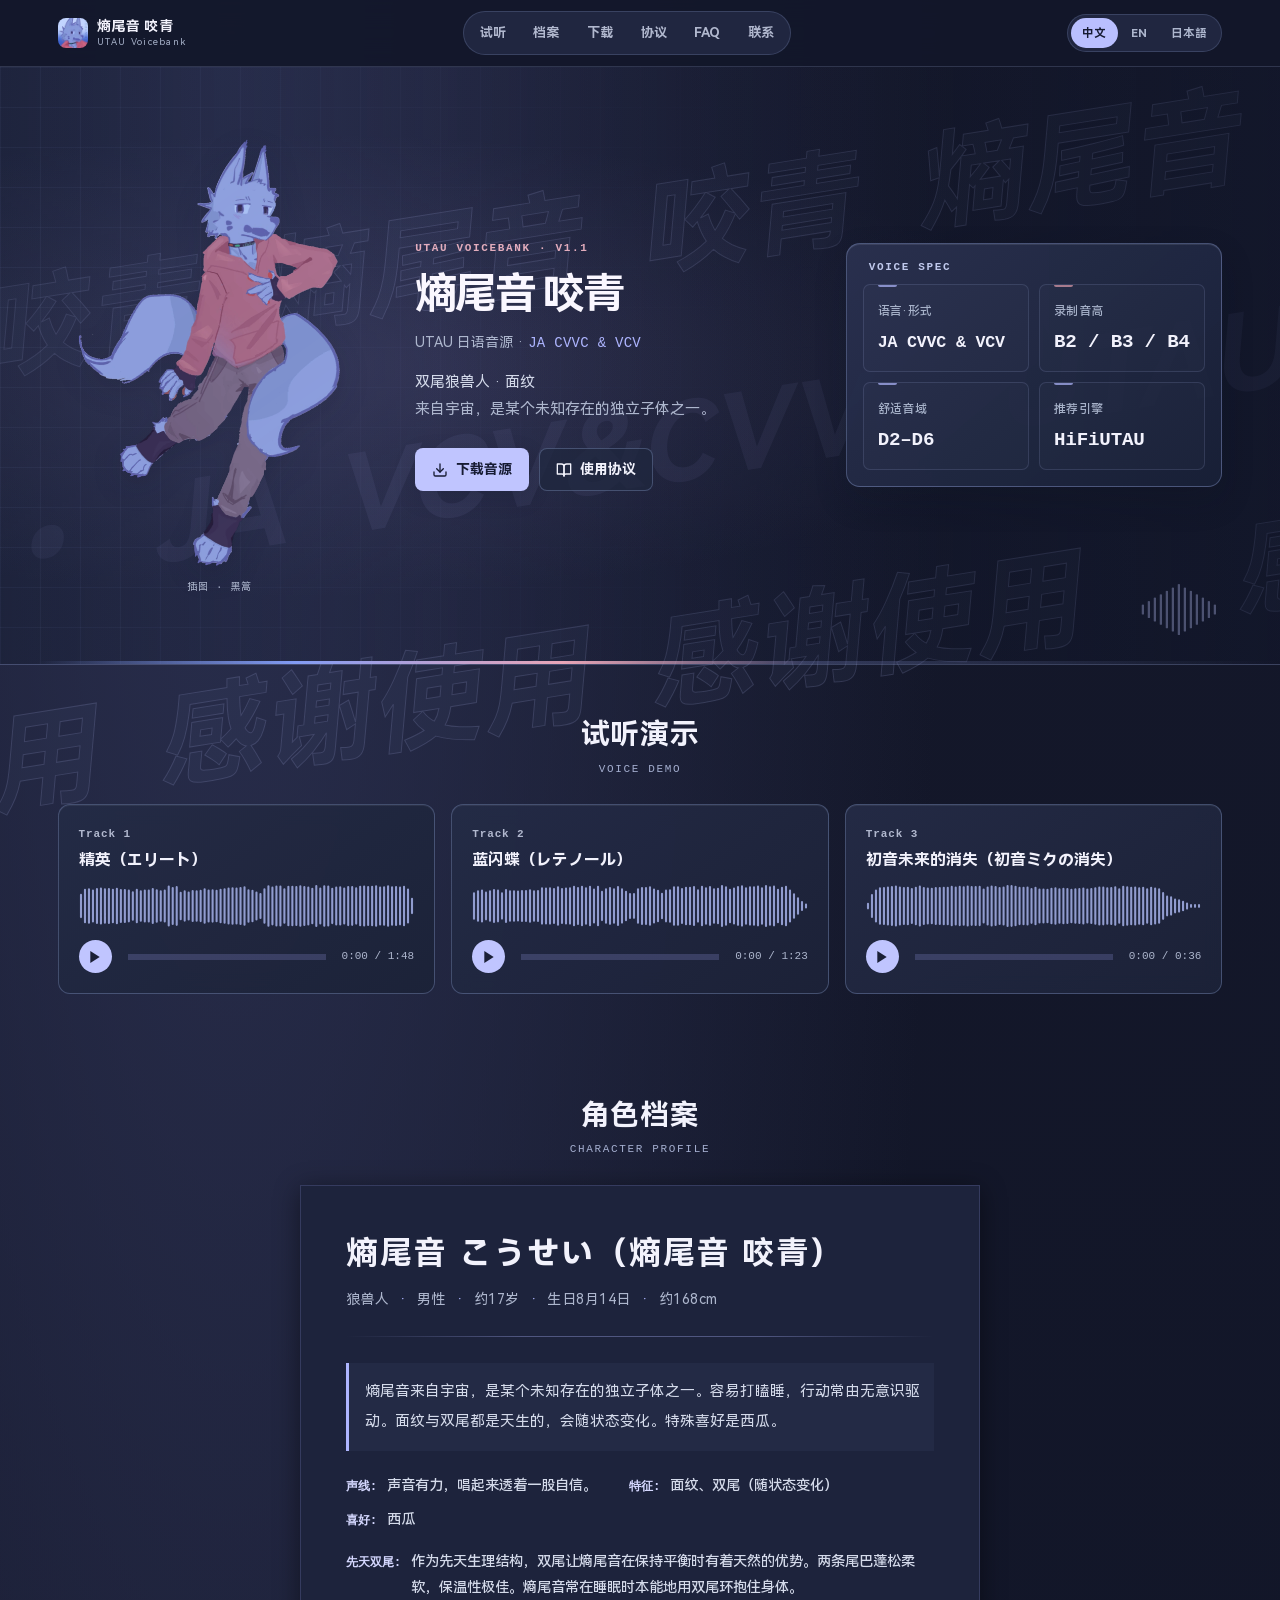
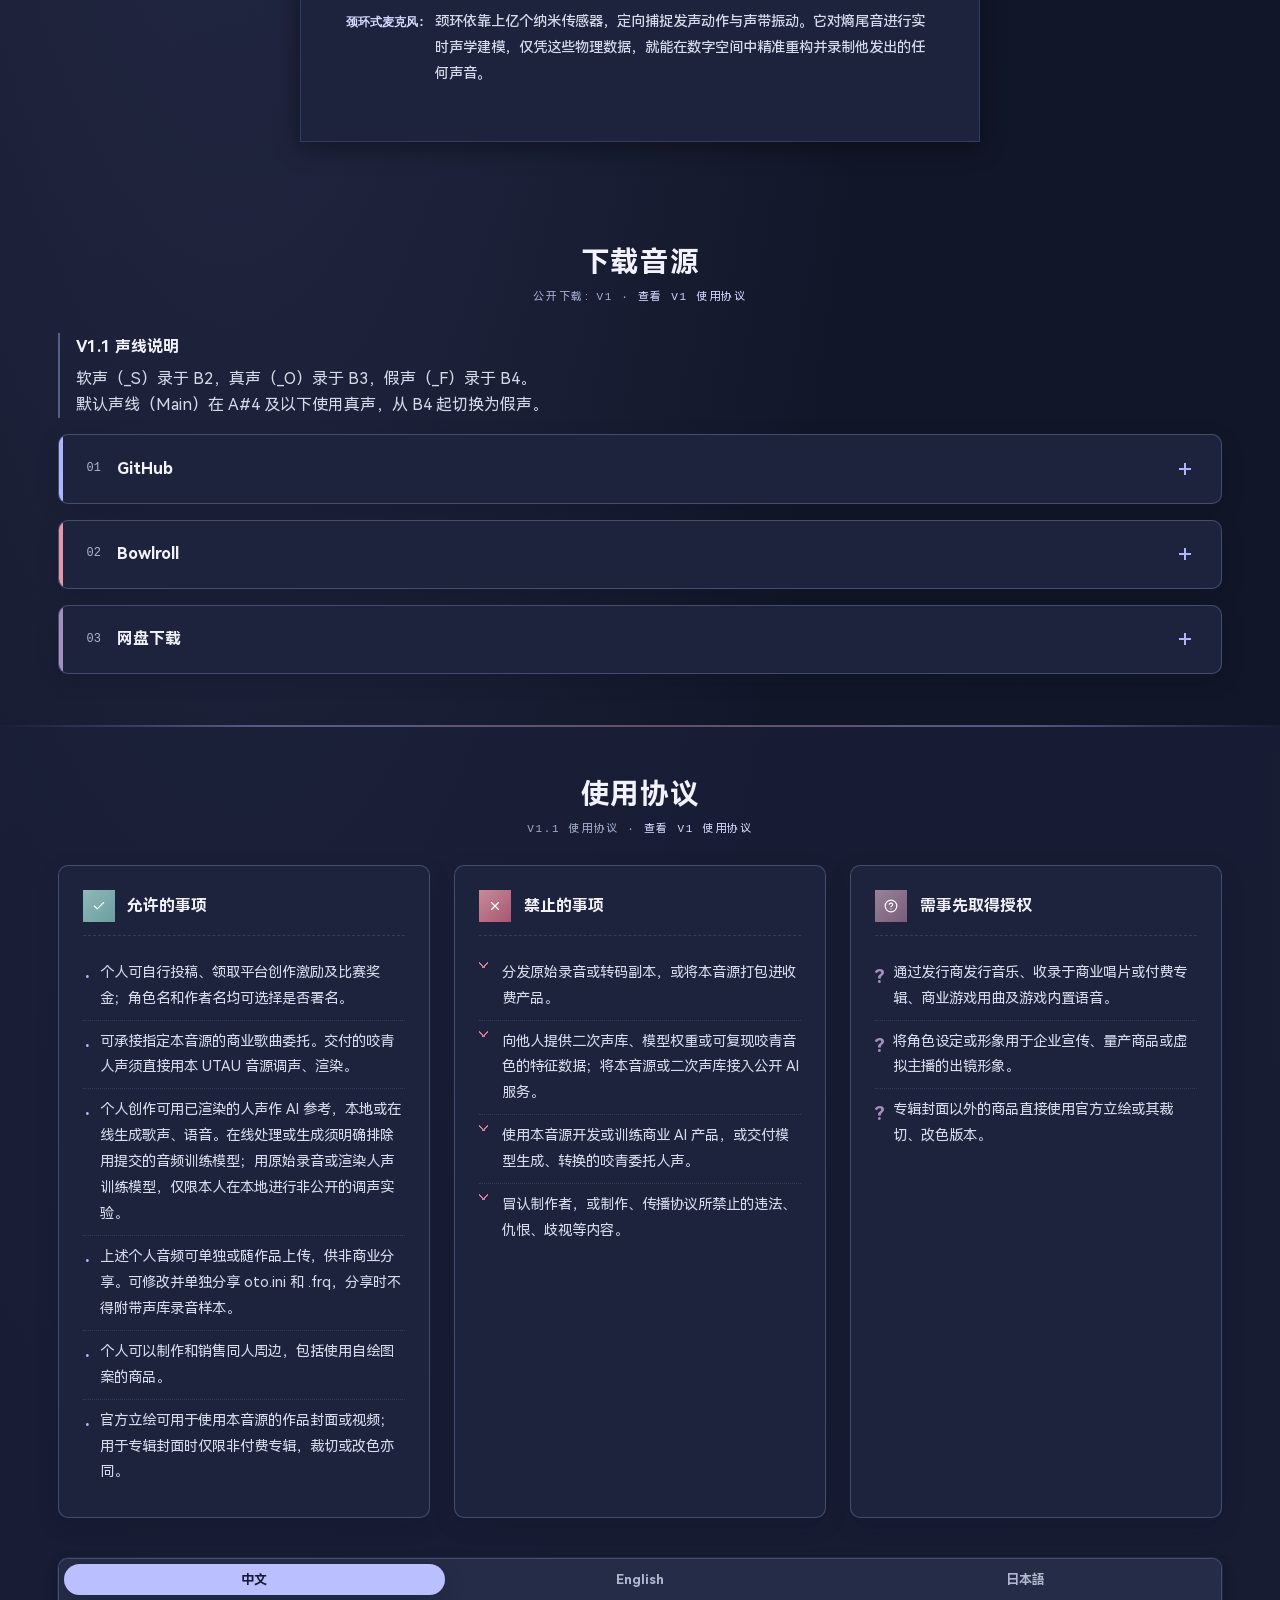
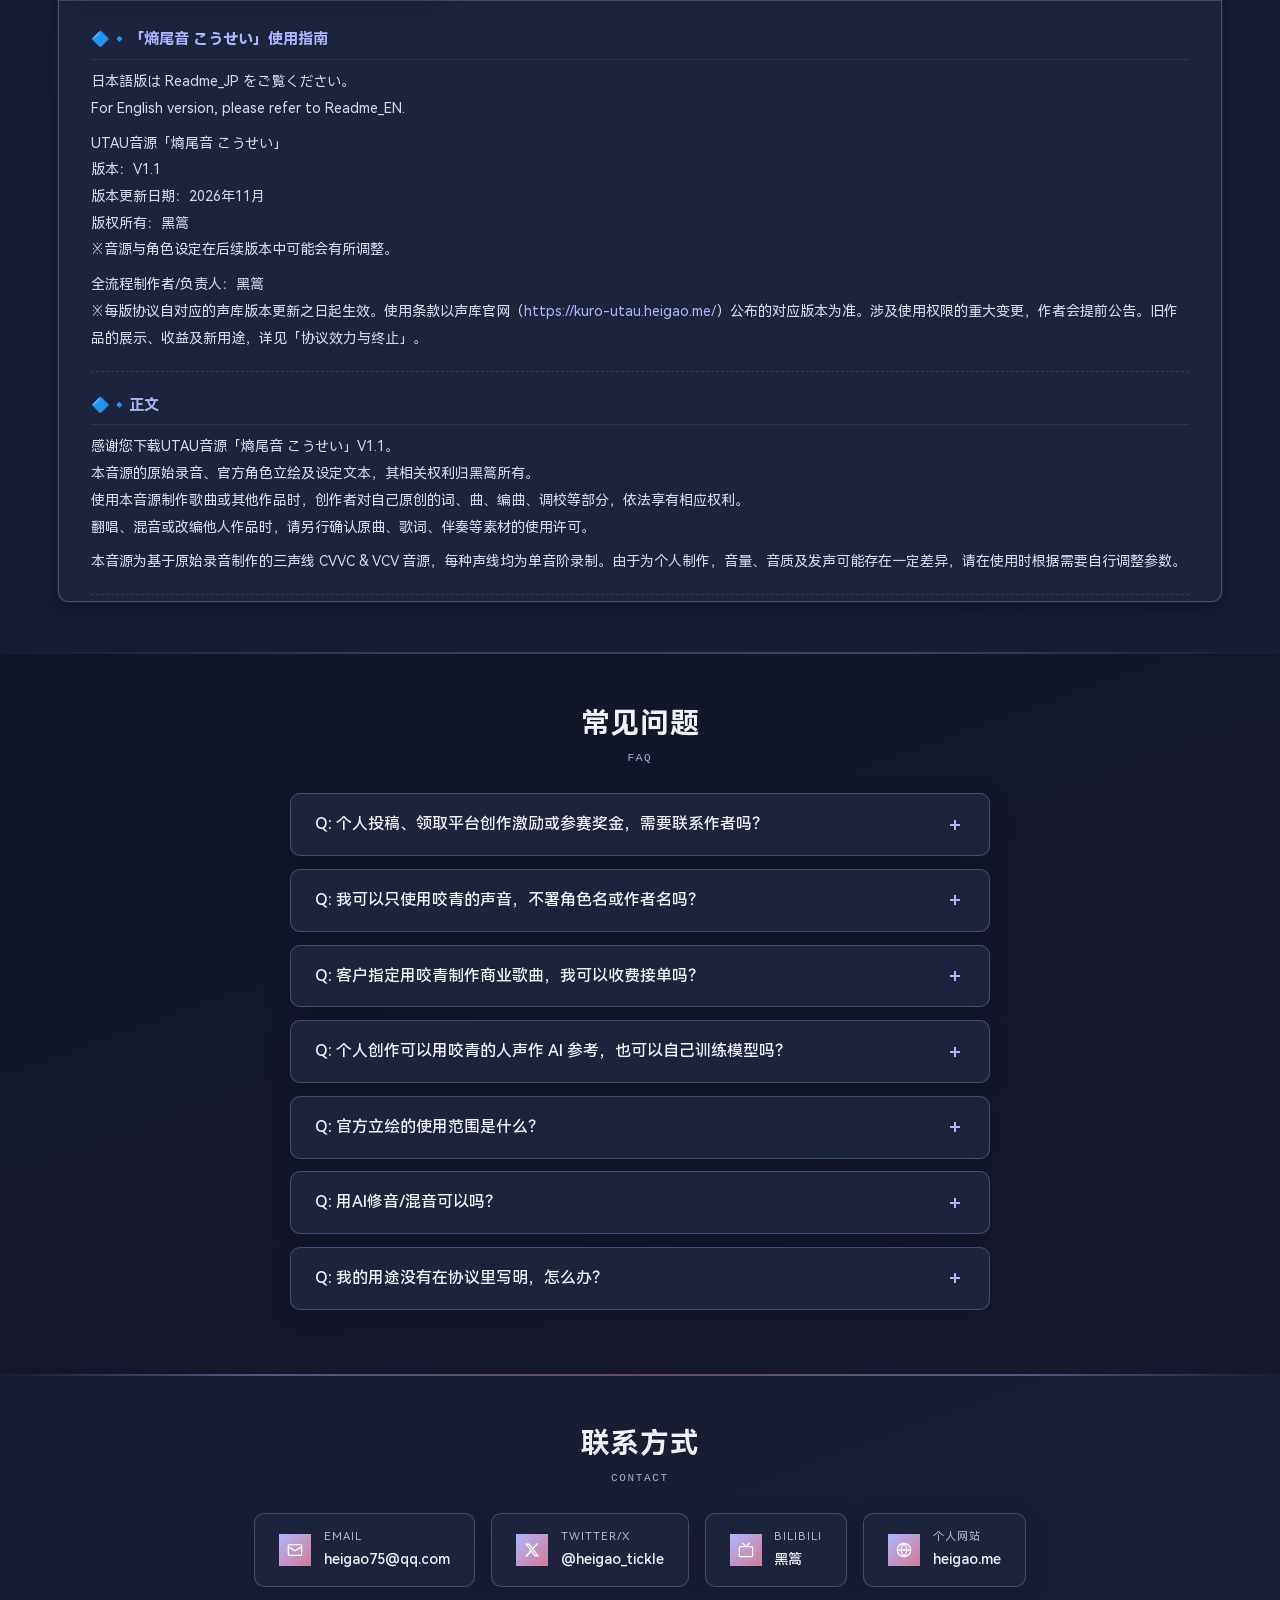
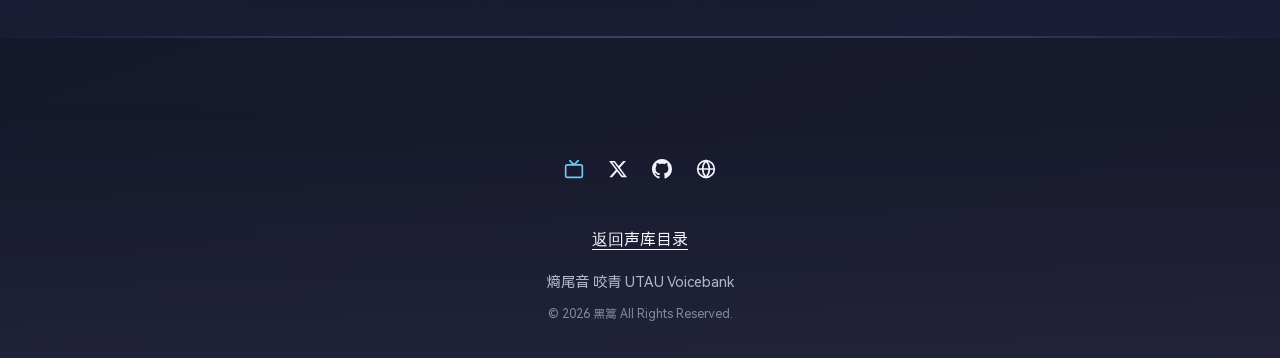
<file: kousei.html>
<!DOCTYPE html>

<html data-msg-version="65fa1e8bdfce" lang="zh-CN"><head><meta http-equiv="Content-Type" content="text/html; charset=UTF-8">

  <meta name="viewport" content="width=device-width, initial-scale=1.0">
  <title data-msg="0">熵尾音 咬青 | UTAU Voicebank</title>
  <meta data-msg="content" name="description" content="熵尾音 咬青是来自宇宙的双尾狼兽人。日语 UTAU 声库收录软声、真声和假声，采用 CVVC 与 VCV 格式。提供试听、声库下载及分版本使用协议。">
  <meta name="author" content="黑篙">

  <link rel="alternate" hreflang="zh-CN" href="https://kuro-utau.heigao.me/kousei.html">
  <link rel="alternate" hreflang="ja" href="https://kuro-utau.heigao.me/index-jp.html">
  <link rel="alternate" hreflang="en" href="https://kuro-utau.heigao.me/index-en.html">
  <link rel="alternate" hreflang="x-default" href="https://kuro-utau.heigao.me/kousei.html">

  <!-- Open Graph -->
  <meta data-msg="content" property="og:title" content="熵尾音 咬青 | UTAU Voicebank">
  <meta data-msg="content" property="og:description" content="熵尾音 咬青是来自宇宙的双尾狼兽人。日语 UTAU 声库收录软声、真声和假声，采用 CVVC 与 VCV 格式。提供试听、声库下载及分版本使用协议。">
  <meta property="og:type" content="website">

  <!-- Favicon -->
  <link rel="icon" type="image/x-icon" href="favicon.ico">
  <link rel="icon" type="image/webp" sizes="48x48" href="assets/images/icon-48.webp">


  <!-- Styles -->



  <style>
    /* 单独微调中文版上下两行的文字间距，修复较短文本导致的视觉断层 */
    .scroll-left .bg-deco-text,
    .scroll-left-slow .bg-deco-text {
      padding-right: 12vw !important;
      /* 缩小中文短句块之间的左右留白 */
    }
  </style>
  <link rel="stylesheet" href="style.css?v=944f908ada8e">
  <link rel="stylesheet" href="assets/mobile-cover.css?v=bda45de9db9d" media="(max-width: 600px), (max-width: 960px) and (max-height: 500px) and (orientation: landscape)">
</head>

<body>
  <!-- 高级视觉：背景动效装饰 (倾斜错落字幕) -->
  <div class="bg-deco" aria-hidden="true">
    <div class="bg-deco-wrapper">
      <!-- 第一行：中文版专属名称 (已删除空格) -->
      <div class="bg-deco-row scroll-left">
        <div data-msg="0" class="bg-deco-text">熵尾音 咬青 熵尾音 咬青 熵尾音 咬青 </div>
        <div data-msg="0" class="bg-deco-text">熵尾音 咬青 熵尾音 咬青 熵尾音 咬青 </div>
      </div>
      <!-- 第二行：不变 -->
      <div class="bg-deco-row scroll-right">
        <div class="bg-deco-text">UTAU • JA VCV&amp;CVVC UTAU • JA VCV&amp;CVVC </div>
        <div class="bg-deco-text">UTAU • JA VCV&amp;CVVC UTAU • JA VCV&amp;CVVC </div>
      </div>
      <!-- 第三行：中文版感谢 -->
      <div class="bg-deco-row scroll-left-slow">
        <div data-msg="0" class="bg-deco-text">感谢使用 感谢使用 感谢使用 </div>
        <div data-msg="0" class="bg-deco-text">感谢使用 感谢使用 感谢使用 </div>
      </div>
    </div>
  </div>

  <!-- 顶部胶囊导航 (桌面端) -->
  <header class="topnav" id="topnav">
    <a href="#hero" class="topnav-brand">
      <img src="assets/images/icon-72.webp" alt="Kousei" style="width:30px;height:30px;">
      <span data-msg="0" class="topnav-brand-text">熵尾音 咬青<small>UTAU Voicebank</small></span>
    </a>
    <nav data-msg="aria-label" class="topnav-nav" aria-label="主要导航">
      <a data-msg="0" href="#demo" class="topnav-link">试听</a>
      <a data-msg="0" href="#profile" class="topnav-link">档案</a>
      <a data-msg="0" href="#download" class="topnav-link">下载</a>
      <a data-msg="0" href="#guidelines" class="topnav-link">协议</a>
      <a href="#faq" class="topnav-link">FAQ</a>
      <a data-msg="0" href="#contact" class="topnav-link">联系</a>
    </nav>
    <div class="lang-switcher topnav-lang">
      <a href="kousei.html" class="active">中文</a>
      <a href="index-en.html">EN</a>
      <a href="index-jp.html">日本語</a>
    </div>
  </header>

  <!-- Left Sidebar Navigation -->
  <nav class="sidebar" id="sidebar" hidden inert>
    <div class="sidebar-brand">
      <a href="#hero" class="sidebar-brand-link">
        <img src="assets/images/icon-72.webp" alt="Kousei" style="width:36px;height:36px;border-radius:0;">
        <span data-msg="0" class="sidebar-brand-text">熵尾音 咬青<br><small style="font-weight:400;color:var(--text-muted);font-size:0.7rem;">UTAU Voicebank</small></span>
      </a>
    </div>
    <div class="sidebar-nav">
      <a href="#hero" class="nav-home active">
        <svg xmlns="http://www.w3.org/2000/svg" width="16" height="16" viewBox="0 0 24 24" fill="none" stroke="currentColor" stroke-width="2" stroke-linecap="round" stroke-linejoin="round"><path d="m3 9 9-7 9 7v11a2 2 0 0 1-2 2H5a2 2 0 0 1-2-2z"></path><polyline points="9 22 9 12 15 12 15 22"></polyline></svg>
        <span data-msg="0" class="sidebar-nav-text">首页</span>
      </a>
      <a href="#demo" class="nav-demo">
        <svg class="sidebar-nav-icon" xmlns="http://www.w3.org/2000/svg" width="18" height="18" viewBox="0 0 24 24" fill="none" stroke="currentColor" stroke-width="2" stroke-linecap="round" stroke-linejoin="round">
          <polygon points="5 3 19 12 5 21 5 3"></polygon>
        </svg>
        <span data-msg="0" class="sidebar-nav-text">试听演示</span>
      </a>
      <a href="#profile" class="nav-profile">
        <svg xmlns="http://www.w3.org/2000/svg" width="16" height="16" viewBox="0 0 24 24" fill="none" stroke="currentColor" stroke-width="2" stroke-linecap="round" stroke-linejoin="round"><path d="M19 21v-2a4 4 0 0 0-4-4H9a4 4 0 0 0-4 4v2"></path><circle cx="12" cy="7" r="4"></circle></svg>
        <span data-msg="0" class="sidebar-nav-text">角色档案</span>
      </a>
      <a href="#download" class="nav-download">
        <svg xmlns="http://www.w3.org/2000/svg" width="16" height="16" viewBox="0 0 24 24" fill="none" stroke="currentColor" stroke-width="2" stroke-linecap="round" stroke-linejoin="round"><path d="M21 15v4a2 2 0 0 1-2 2H5a2 2 0 0 1-2-2v-4"></path><polyline points="7 10 12 15 17 10"></polyline><line x1="12" x2="12" y1="15" y2="3"></line></svg>
        <span data-msg="0" class="sidebar-nav-text">下载音源</span>
      </a>
      <a href="#guidelines" class="nav-guidelines">
        <svg xmlns="http://www.w3.org/2000/svg" width="16" height="16" viewBox="0 0 24 24" fill="none" stroke="currentColor" stroke-width="2" stroke-linecap="round" stroke-linejoin="round"><path d="M2 3h6a4 4 0 0 1 4 4v14a3 3 0 0 0-3-3H2z"></path><path d="M22 3h-6a4 4 0 0 0-4 4v14a3 3 0 0 1 3-3h7z"></path></svg>
        <span data-msg="0" class="sidebar-nav-text">使用协议</span>
      </a>
      <a href="#faq" class="nav-faq">
        <svg xmlns="http://www.w3.org/2000/svg" width="16" height="16" viewBox="0 0 24 24" fill="none" stroke="currentColor" stroke-width="2" stroke-linecap="round" stroke-linejoin="round"><circle cx="12" cy="12" r="10"></circle><path d="M9.09 9a3 3 0 0 1 5.83 1c0 2-3 3-3 3"></path><path d="M12 17h.01"></path></svg>
        <span data-msg="0" class="sidebar-nav-text">常见问题</span>
      </a>
      <a href="#contact" class="nav-contact">
        <svg xmlns="http://www.w3.org/2000/svg" width="16" height="16" viewBox="0 0 24 24" fill="none" stroke="currentColor" stroke-width="2" stroke-linecap="round" stroke-linejoin="round"><rect width="20" height="16" x="2" y="4" rx="2"></rect><path d="m22 7-8.97 5.7a1.94 1.94 0 0 1-2.06 0L2 7"></path></svg>
        <span data-msg="0" class="sidebar-nav-text">联系方式</span>
      </a>
    </div>
    <a href="https://heigao.me/" target="_blank" class="sidebar-site">
      <svg xmlns="http://www.w3.org/2000/svg" width="14" height="14" viewBox="0 0 24 24" fill="none" stroke="currentColor" stroke-width="2" stroke-linecap="round" stroke-linejoin="round"><circle cx="12" cy="12" r="10"></circle><path d="M12 2a14.5 14.5 0 0 0 0 20 14.5 14.5 0 0 0 0-20"></path><path d="M2 12h20"></path></svg>
      <span data-msg="0">作者个人网站</span>
    </a>
    <div class="sidebar-footer">
      <div class="sidebar-sns">
        <a href="https://space.bilibili.com/695724697" target="_blank" class="sidebar-sns-link bilibili" title="Bilibili"><svg xmlns="http://www.w3.org/2000/svg" width="16" height="16" viewBox="0 0 24 24" fill="none" stroke="currentColor" stroke-width="2" stroke-linecap="round" stroke-linejoin="round"><rect width="20" height="15" x="2" y="7" rx="2" ry="2"></rect><polyline points="17 2 12 7 7 2"></polyline></svg></a>
        <a href="https://twitter.com/heigao_tickle" target="_blank" class="sidebar-sns-link" title="Twitter/X"><svg xmlns="http://www.w3.org/2000/svg" width="16" height="16" viewBox="0 0 24 24" fill="currentColor"><path d="M18.244 2.25h3.308l-7.227 8.26 8.502 11.24H16.17l-5.214-6.817L4.99 21.75H1.68l7.73-8.835L1.254 2.25H8.08l4.713 6.231zm-1.161 17.52h1.833L7.084 4.126H5.117z"></path></svg></a>
          <a href="https://github.com/Heigao-Clank/kuro-voicebank" target="_blank" class="sidebar-sns-link" title="GitHub"><svg viewBox="0 0 24 24" fill="currentColor" style="width:16px;height:16px;">
            <path d="M12 0c-6.626 0-12 5.373-12 12 0 5.302 3.438 9.8 8.207 11.387.599.111.793-.261.793-.577v-2.234c-3.338.726-4.033-1.416-4.033-1.416-.546-1.387-1.333-1.756-1.333-1.756-1.089-.745.083-.729.083-.729 1.205.084 1.839 1.237 1.839 1.237 1.07 1.834 2.807 1.304 3.492.997.107-.775.418-1.305.762-1.604-2.665-.305-5.467-1.334-5.467-5.931 0-1.311.469-2.381 1.236-3.221-.124-.303-.535-1.524.117-3.176 0 0 1.008-.322 3.301 1.23.957-.266 1.983-.399 3.003-.404 1.02.005 2.047.138 3.006.404 2.291-1.552 3.297-1.23 3.297-1.23.653 1.653.242 2.874.118 3.176.77.84 1.235 1.911 1.235 3.221 0 4.609-2.807 5.624-5.479 5.921.43.372.823 1.102.823 2.222v3.293c0 .319.192.694.801.576 4.765-1.589 8.199-6.086 8.199-11.386 0-6.627-5.373-12-12-12z"></path>
          </svg></a>
        <a data-msg="title" href="https://heigao.me/" target="_blank" class="sidebar-sns-link" title="个人网站"><svg xmlns="http://www.w3.org/2000/svg" width="16" height="16" viewBox="0 0 24 24" fill="none" stroke="currentColor" stroke-width="2" stroke-linecap="round" stroke-linejoin="round"><circle cx="12" cy="12" r="10"></circle><path d="M12 2a14.5 14.5 0 0 0 0 20 14.5 14.5 0 0 0 0-20"></path><path d="M2 12h20"></path></svg></a>
      </div>
    </div>
  </nav>

  <!-- Main Content -->
  <div class="main-content">
    <!-- Hero Section - 1024Store Style -->
    <section class="hero" id="hero">
      <div class="container">
        <div class="hero-stage">
          <div class="hero-main">
            <div class="hero-visual">
              <picture>
                <source media="(max-width: 600px), (max-width: 960px) and (max-height: 500px) and (orientation: landscape)" srcset="assets/images/character-640w.webp 1x, assets/images/character.webp 2x">
                <source media="(max-width: 900px)" srcset="assets/images/character-640w.webp">
                <img data-msg="alt" src="assets/images/character.webp" alt="熵尾音 咬青" class="hero-character" onerror="this.style.display='none'">
              </picture>
              <p data-msg="0" class="hero-visual-text">插图 · 黑篙</p>
            </div>
            <div class="hero-text">
              <p class="hero-eyebrow">UTAU VOICEBANK · V1.1</p>
              <h1 data-msg="0" class="hero-title">熵尾音 咬青</h1>
              <p data-msg="0" class="hero-subtitle">UTAU 日语音源 · <span class="vb-type">JA CVVC &amp; VCV</span></p>
              <p data-msg="0" class="hero-description">双尾狼兽人 · 面纹<br><span data-msg="0" class="text-muted">来自宇宙，是某个未知存在的独立子体之一。</span></p>
              <div class="hero-download">
                <a data-msg="0" href="#download" class="btn btn-primary"><svg xmlns="http://www.w3.org/2000/svg" width="16" height="16" viewBox="0 0 24 24" fill="none" stroke="currentColor" stroke-width="2" stroke-linecap="round" stroke-linejoin="round"><path d="M21 15v4a2 2 0 0 1-2 2H5a2 2 0 0 1-2-2v-4"></path><polyline points="7 10 12 15 17 10"></polyline><line x1="12" x2="12" y1="15" y2="3"></line></svg> 下载音源</a>
                <a data-msg="0" href="#guidelines" class="btn btn-secondary"><svg xmlns="http://www.w3.org/2000/svg" width="16" height="16" viewBox="0 0 24 24" fill="none" stroke="currentColor" stroke-width="2" stroke-linecap="round" stroke-linejoin="round"><path d="M2 3h6a4 4 0 0 1 4 4v14a3 3 0 0 0-3-3H2z"></path><path d="M22 3h-6a4 4 0 0 0-4 4v14a3 3 0 0 1 3-3h7z"></path></svg> 使用协议</a>
              </div>
            </div>
          </div>
          <dl data-msg="aria-label" class="hero-tally" aria-label="音源规格">
            <div class="hero-tally-item">
              <dt data-msg="0" class="hero-tally-label">语言·形式</dt>
              <dd class="hero-tally-value"><span class="vb-type">JA CVVC &amp; VCV</span></dd>
            </div>
            <div class="hero-tally-item">
              <dt data-msg="0" class="hero-tally-label">录制音高</dt>
              <dd class="hero-tally-value">B2 / B3 / B4</dd>
            </div>
            <div class="hero-tally-item">
              <dt data-msg="0" class="hero-tally-label">舒适音域</dt>
              <dd class="hero-tally-value">D2–D6</dd>
            </div>
            <div class="hero-tally-item">
              <dt data-msg="0" class="hero-tally-label">推荐引擎</dt>
              <dd class="hero-tally-value">HiFiUTAU</dd>
            </div>
          </dl>
        </div>
      </div>
      <div class="hero-waveform">
        <div class="bar"></div>
        <div class="bar"></div>
        <div class="bar"></div>
        <div class="bar"></div>
        <div class="bar"></div>
        <div class="bar"></div>
        <div class="bar"></div>
        <div class="bar"></div>
        <div class="bar"></div>
        <div class="bar"></div>
        <div class="bar"></div>
        <div class="bar"></div>
        <div class="bar"></div>
      </div>
    </section>

    <!-- Demo Audio Section -->
    <section class="section anim-paused" id="demo">
      <div class="container">
        <div class="section-title">
          <h2 data-msg="0">试听演示</h2>
          <p data-msg="0">Voice Demo</p>
        </div>
        <div class="demo-grid">
          <div class="demo-card" data-index="0">
            <div class="demo-card-header">
              <span class="demo-card-title">Track 1</span>
              <span data-msg="0" class="demo-card-desc">精英（エリート）</span>
            </div>
            <div class="demo-canvas-wrap">
              <img src="assets/audio/demo-01-waveform.svg" alt=""><img class="waveform-played" src="assets/audio/demo-01-waveform.svg" alt="">
            </div>
            <div class="demo-controls">
              <button class="demo-play-btn">
                <svg class="icon-play" xmlns="http://www.w3.org/2000/svg" width="24" height="24" viewBox="0 0 24 24" fill="currentColor"><polygon points="5 3 19 12 5 21 5 3"></polygon></svg>
                <svg class="icon-pause" xmlns="http://www.w3.org/2000/svg" width="24" height="24" viewBox="0 0 24 24" fill="currentColor" style="display:none"><rect x="6" y="4" width="4" height="16"></rect><rect x="14" y="4" width="4" height="16"></rect></svg>
              </button>
              <div class="demo-progress">
                <div class="demo-progress-bar"></div>
              </div>
              <span class="demo-time">0:00 / 1:48</span>
            </div>
            <p class="demo-status" role="status"></p>
            <audio data-duration="108.484" preload="metadata"><source src="assets/audio/demo-01.opus" type="audio/ogg; codecs=opus"><source src="assets/audio/demo-01.mp3" type="audio/mpeg"></audio>
          </div>
          <div class="demo-card" data-index="1">
            <div class="demo-card-header">
              <span class="demo-card-title">Track 2</span>
              <span data-msg="0" class="demo-card-desc">蓝闪蝶（レテノール）</span>
            </div>
            <div class="demo-canvas-wrap">
              <img src="assets/audio/demo-02-waveform.svg" alt=""><img class="waveform-played" src="assets/audio/demo-02-waveform.svg" alt="">
            </div>
            <div class="demo-controls">
              <button class="demo-play-btn">
                <svg class="icon-play" xmlns="http://www.w3.org/2000/svg" width="24" height="24" viewBox="0 0 24 24" fill="currentColor"><polygon points="5 3 19 12 5 21 5 3"></polygon></svg>
                <svg class="icon-pause" xmlns="http://www.w3.org/2000/svg" width="24" height="24" viewBox="0 0 24 24" fill="currentColor" style="display:none"><rect x="6" y="4" width="4" height="16"></rect><rect x="14" y="4" width="4" height="16"></rect></svg>
              </button>
              <div class="demo-progress">
                <div class="demo-progress-bar"></div>
              </div>
              <span class="demo-time">0:00 / 1:23</span>
            </div>
            <p class="demo-status" role="status"></p>
            <audio data-duration="83.285" preload="metadata"><source src="assets/audio/demo-02.opus" type="audio/ogg; codecs=opus"><source src="assets/audio/demo-02.mp3" type="audio/mpeg"></audio>
          </div>
          <div class="demo-card" data-index="2">
            <div class="demo-card-header">
              <span class="demo-card-title">Track 3</span>
              <span data-msg="0" class="demo-card-desc">初音未来的消失（初音ミクの消失）</span>
            </div>
            <div class="demo-canvas-wrap">
              <img src="assets/audio/demo-03-waveform.svg" alt=""><img class="waveform-played" src="assets/audio/demo-03-waveform.svg" alt="">
            </div>
            <div class="demo-controls">
              <button class="demo-play-btn">
                <svg class="icon-play" xmlns="http://www.w3.org/2000/svg" width="24" height="24" viewBox="0 0 24 24" fill="currentColor"><polygon points="5 3 19 12 5 21 5 3"></polygon></svg>
                <svg class="icon-pause" xmlns="http://www.w3.org/2000/svg" width="24" height="24" viewBox="0 0 24 24" fill="currentColor" style="display:none"><rect x="6" y="4" width="4" height="16"></rect><rect x="14" y="4" width="4" height="16"></rect></svg>
              </button>
              <div class="demo-progress">
                <div class="demo-progress-bar"></div>
              </div>
              <span class="demo-time">0:00 / 0:37</span>
            </div>
            <p class="demo-status" role="status"></p>
            <audio data-duration="36.864" preload="metadata"><source src="assets/audio/demo-03.opus" type="audio/ogg; codecs=opus"><source src="assets/audio/demo-03.mp3" type="audio/mpeg"></audio>
          </div>
        </div>
      </div>
    </section>

    <!-- Profile Section -->
    <section class="section anim-paused" id="profile">
      <div class="container">
        <div class="section-title">
          <h2 data-msg="0">角色档案</h2>
          <p data-msg="0">Character Profile</p>
        </div>
                <div class="profile-sheet">
          <h3 data-msg="0" class="profile-name">熵尾音 こうせい（熵尾音 咬青）</h3>
          <p data-msg="0 1 2 3 4" class="profile-sub">狼兽人 <span class="sep">·</span> 男性 <span class="sep">·</span> 约17岁 <span class="sep">·</span> 生日8月14日 <span class="sep">·</span> 约168cm</p>
          <div class="profile-divider"></div>
          <blockquote class="profile-flavor"><p data-msg="0">熵尾音来自宇宙，是某个未知存在的独立子体之一。容易打瞌睡，行动常由无意识驱动。面纹与双尾都是天生的，会随状态变化。特殊喜好是西瓜。</p></blockquote>
          <div class="profile-detail">
            <div class="profile-detail-row">
              <span data-msg="0" class="profile-detail-label">声线</span>
              <span data-msg="0" class="profile-detail-value">声音有力，唱起来透着一股自信。</span>
            </div>
            <div class="profile-detail-row">
              <span data-msg="0" class="profile-detail-label">特征</span>
              <span data-msg="0" class="profile-detail-value">面纹、双尾（随状态变化）</span>
            </div>
            <div class="profile-detail-row">
              <span data-msg="0" class="profile-detail-label">喜好</span>
              <span data-msg="0" class="profile-detail-value">西瓜</span>
            </div>
          </div>
          <div class="profile-detail">
            <div class="profile-detail-row">
              <span data-msg="0" class="profile-detail-label">先天双尾</span>
              <span data-msg="0" class="profile-detail-value">作为先天生理结构，双尾让熵尾音在保持平衡时有着天然的优势。两条尾巴蓬松柔软，保温性极佳。熵尾音常在睡眠时本能地用双尾环抱住身体。</span>
            </div>
            <div class="profile-detail-row">
              <span data-msg="0" class="profile-detail-label">颈环式麦克风</span>
              <span data-msg="0" class="profile-detail-value">颈环依靠上亿个纳米传感器，定向捕捉发声动作与声带振动。它对熵尾音进行实时声学建模，仅凭这些物理数据，就能在数字空间中精准重构并录制他发出的任何声音。</span>
            </div>
          </div>
        </div>
      </div>
    </section>

    <!-- Download Section - Teto Accordion Style -->
    <section class="section anim-paused" id="download">
      <div class="container">
        <div class="section-title">
          <h2 data-msg="0">下载音源</h2>
          <p data-msg="0">公开下载：V1 · <a data-msg="0 href" href="assets/terms-v1.html#zh">查看 V1 使用协议</a></p>
        </div>
        <div class="download-list">
          <div class="voice-notes" id="voicebank">
            <h3 data-msg="0" class="voice-notes-title">V1.1 声线说明</h3>
            <p data-msg="0 1" class="voice-usage">软声（_S）录于 B2，真声（_O）录于 B3，假声（_F）录于 B4。<br>默认声线（Main）在 A#4 及以下使用真声，从 B4 起切换为假声。</p>
          </div>
          <details class="accordion" data-type="primary">
            <summary class="accordion-title" aria-controls="download-github">
              <span class="accordion-title-inner">
                <span class="accordion-number">01</span>
                <span class="accordion-name">GitHub</span>
              </span>
              <span class="accordion-icon"></span>
            </summary>
            <div class="accordion-content" id="download-github">
              <div class="accordion-content-inner">
                <p data-msg="0" class="accordion-desc">公开下载：V1</p>
                <a data-msg="0" href="https://github.com/Heigao-Clank/kuro-voicebank/releases/tag/V1" target="_blank" class="accordion-link">前往 GitHub 下载 V1</a>
                <div class="install-command" data-copy="gh release download V1 --repo Heigao-Clank/kuro-voicebank">
                  <span class="install-prompt" aria-hidden="true">$</span>
                  <code>gh release download V1 --repo Heigao-Clank/kuro-voicebank</code>
                  <button data-msg="aria-label title" type="button" class="install-copy" aria-label="复制命令" title="复制命令" hidden>
                    <svg width="15" height="15" viewBox="0 0 24 24" fill="none" stroke="currentColor" stroke-width="2" stroke-linecap="round" stroke-linejoin="round" aria-hidden="true"><rect x="9" y="9" width="13" height="13" rx="2"></rect><path d="M5 15H4a2 2 0 0 1-2-2V4a2 2 0 0 1 2-2h9a2 2 0 0 1 2 2v1"></path></svg>
                  </button>
                  <span class="copy-status" role="status"></span>
                </div>
              </div>
            </div>
          </details>

          <details class="accordion" data-type="warm">
            <summary class="accordion-title" aria-controls="download-bowlroll">
              <span class="accordion-title-inner">
                <span class="accordion-number">02</span>
                <span class="accordion-name">Bowlroll</span>
              </span>
              <span class="accordion-icon"></span>
            </summary>
            <div class="accordion-content" id="download-bowlroll">
              <div class="accordion-content-inner">
                <p data-msg="0" class="accordion-desc">日本文件分享服务</p>
                <span data-msg="0" class="accordion-soon">暂无下载链接</span>
              </div>
            </div>
          </details>

          <details class="accordion" data-type="secondary">
            <summary class="accordion-title" aria-controls="download-mirrors">
              <span class="accordion-title-inner">
                <span class="accordion-number">03</span>
                <span data-msg="0" class="accordion-name">网盘下载</span>
              </span>
              <span class="accordion-icon"></span>
            </summary>
            <div class="accordion-content" id="download-mirrors">
              <div class="accordion-content-inner">
                <p data-msg="0" class="accordion-desc">V1 备用下载</p>
                <div style="display:flex;flex-wrap:wrap;gap:0.6rem;">
                  <a href="https://drive.google.com/file/d/1WB_3wNww9CAy_1M7UDJVFeQKciWdL78O/view?usp=drive_link" target="_blank" class="accordion-link">Google Drive</a>
                  <a data-msg="0" href="https://1820313552.share.123pan.cn/123pan/TUtojv-ViaY" target="_blank" class="accordion-link">123云盘</a>
                </div>
              </div>
            </div>
          </details>
        </div>
      </div>
    </section>

    <!-- Guidelines Section -->
    <section class="section section-alt anim-paused" id="guidelines">
      <div class="container">
        <div class="section-title">
          <h2 data-msg="0">使用协议</h2>
          <p data-msg="0">V1.1 使用协议 · <a data-msg="0 href" href="assets/terms-v1.html#zh">查看 V1 使用协议</a></p>
        </div>
        <div class="guidelines-grid">
          <div class="guideline-card">
            <div class="guideline-header">
              <div class="guideline-icon guideline-icon-ok"><svg xmlns="http://www.w3.org/2000/svg" width="14" height="14" viewBox="0 0 24 24" fill="none" stroke="currentColor" stroke-width="2" stroke-linecap="round" stroke-linejoin="round"><polyline points="20 6 9 17 4 12"></polyline></svg></div>
              <div data-msg="0" class="guideline-title">允许的事项</div>
            </div>
            <ul class="guideline-list">
              <li data-msg="0">个人可自行投稿、领取平台创作激励及比赛奖金；角色名和作者名均可选择是否署名。</li>
              <li data-msg="0">可承接指定本音源的商业歌曲委托。交付的咬青人声须直接用本 UTAU 音源调声、渲染。</li>
              <li data-msg="0">个人创作可用已渲染的人声作 AI 参考，本地或在线生成歌声、语音。在线处理或生成须明确排除用提交的音频训练模型；用原始录音或渲染人声训练模型，仅限本人在本地进行非公开的调声实验。</li>
              <li data-msg="0">上述个人音频可单独或随作品上传，供非商业分享。可修改并单独分享 oto.ini 和 .frq，分享时不得附带声库录音样本。</li>
              <li data-msg="0">个人可以制作和销售同人周边，包括使用自绘图案的商品。</li>
              <li data-msg="0">官方立绘可用于使用本音源的作品封面或视频；用于专辑封面时仅限非付费专辑，裁切或改色亦同。</li>
            </ul>
          </div>

          <div class="guideline-card">
            <div class="guideline-header">
              <div class="guideline-icon guideline-icon-no"><svg xmlns="http://www.w3.org/2000/svg" width="14" height="14" viewBox="0 0 24 24" fill="none" stroke="currentColor" stroke-width="2" stroke-linecap="round" stroke-linejoin="round"><path d="M18 6 6 18"></path><path d="m6 6 12 12"></path></svg></div>
              <div data-msg="0" class="guideline-title">禁止的事项</div>
            </div>
            <ul class="guideline-list">
              <li data-msg="0" class="no">分发原始录音或转码副本，或将本音源打包进收费产品。</li>
              <li data-msg="0" class="no">向他人提供二次声库、模型权重或可复现咬青音色的特征数据；将本音源或二次声库接入公开 AI 服务。</li>
              <li data-msg="0" class="no">使用本音源开发或训练商业 AI 产品，或交付模型生成、转换的咬青委托人声。</li>
              <li data-msg="0" class="no">冒认制作者，或制作、传播协议所禁止的违法、仇恨、歧视等内容。</li>
            </ul>
          </div>

          <div class="guideline-card">
            <div class="guideline-header">
              <div class="guideline-icon guideline-icon-ask"><svg xmlns="http://www.w3.org/2000/svg" width="14" height="14" viewBox="0 0 24 24" fill="none" stroke="currentColor" stroke-width="2" stroke-linecap="round" stroke-linejoin="round"><circle cx="12" cy="12" r="10"></circle><path d="M9.09 9a3 3 0 0 1 5.83 1c0 2-3 3-3 3"></path><path d="M12 17h.01"></path></svg></div>
              <div data-msg="0" class="guideline-title">需事先取得授权</div>
            </div>
            <ul class="guideline-list">
              <li data-msg="0" class="ask">通过发行商发行音乐、收录于商业唱片或付费专辑、商业游戏用曲及游戏内置语音。</li>
              <li data-msg="0" class="ask">将角色设定或形象用于企业宣传、量产商品或虚拟主播的出镜形象。</li>
              <li data-msg="0" class="ask">专辑封面以外的商品直接使用官方立绘或其裁切、改色版本。</li>
            </ul>
          </div>
        </div>

        <!-- Full Protocol Tabs -->
        <div class="protocol-tabs">
          <div class="protocol-tab-bar">
            <button class="protocol-tab active" data-lang="zh" type="button" aria-controls="protocol-zh" aria-pressed="true">中文</button>
            <button class="protocol-tab" data-lang="en" type="button" aria-controls="protocol-en" aria-pressed="false">English</button>
            <button class="protocol-tab" data-lang="jp" type="button" aria-controls="protocol-jp" aria-pressed="false">日本語</button>
          </div>
          <div class="protocol-content" id="protocol-zh" lang="zh-CN">
            <div class="protocol-text"><h3>🔷🔹「熵尾音 こうせい」使用指南</h3>
<p>日本語版は Readme_JP をご覧ください。<br>For English version, please refer to Readme_EN.</p>
<p>UTAU音源「熵尾音 こうせい」<br>版本：V1.1<br>版本更新日期：2026年11月<br>版权所有：黑篙<br>※音源与角色设定在后续版本中可能会有所调整。</p>
<p>全流程制作者/负责人：黑篙<br>※每版协议自对应的声库版本更新之日起生效。使用条款以声库官网（<a href="https://kuro-utau.heigao.me/">https://kuro-utau.heigao.me/</a>）公布的对应版本为准。涉及使用权限的重大变更，作者会提前公告。旧作品的展示、收益及新用途，详见「协议效力与终止」。</p>
<hr>
<h3>🔷🔹正文</h3>
<p>感谢您下载UTAU音源「熵尾音 こうせい」V1.1。<br>本音源的原始录音、官方角色立绘及设定文本，其相关权利归黑篙所有。<br>使用本音源制作歌曲或其他作品时，创作者对自己原创的词、曲、编曲、调校等部分，依法享有相应权利。<br>翻唱、混音或改编他人作品时，请另行确认原曲、歌词、伴奏等素材的使用许可。</p>
<p>本音源为基于原始录音制作的三声线 CVVC &amp; VCV 音源，每种声线均为单音阶录制。由于为个人制作，音量、音质及发声可能存在一定差异，请在使用时根据需要自行调整参数。</p>
<hr>
<h3>■ 音源信息</h3>
<p>形式：JA CVVC &amp; VCV<br>各声线录制音高：软声 B2、真声 B3、假声 B4<br>舒适音域：D2–D6<br>声线特点：声音有力，唱起来透着一股自信。</p>
<h3>■ 使用说明：</h3>
<p>推荐使用引擎：HiFiUTAU，以此获得声库最佳体验<br>引擎GitHub链接：<a href="https://github.com/xiaobaijunya/HiFiUTAU-engine">https://github.com/xiaobaijunya/HiFiUTAU-engine</a></p>
<p>三种声线分别为真声（_O）、假声（_F）和软声（_S）。</p>
<p>Main：A#4及以下为真声，B4及以上为假声<br>Original：真声<br>Falsetto：假声<br>Soft：轻柔的声线，宛如喃喃自语一般。</p>
<h3>■ 角色设定</h3>
<h3>【基础信息】</h3>
<p>名字：熵尾音 こうせい（熵尾音 咬青）<br>年龄：约17岁<br>生日：8月14日<br>性别：男性<br>身高：约168cm<br>种族：狼兽人</p>
<h3>【角色简介】</h3>
<p>熵尾音来自宇宙，是某个未知存在的独立子体之一。容易打瞌睡，行动常由无意识驱动。面纹与双尾都是天生的，会随状态变化。特殊喜好是西瓜。</p>
<p>先天双尾：<br>作为先天生理结构，双尾让熵尾音在保持平衡时有着天然的优势。两条尾巴蓬松柔软，保温性极佳。熵尾音常在睡眠时本能地用双尾环抱住身体。</p>
<p>颈环式麦克风：<br>颈环依靠上亿个纳米传感器，定向捕捉发声动作与声带振动。它对熵尾音进行实时声学建模，仅凭这些物理数据，就能在数字空间中精准重构并录制他发出的任何声音。</p>
<hr>
<h3>■ 注意事项</h3>
<p>・本音源为业余制作，可能存在发音不稳定或衔接问题。<br>・部分音可能需要手动微调以获得更自然的效果。<br>・请避免在极端音域或高强度曲目中直接使用未调校音源。</p>
<hr>
<h3>🔷🔹 角色使用说明</h3>
<h3>◆ 角色名义与署名</h3>
<p>您可以让「熵尾音 こうせい」以角色身份演唱或配音，也可以只使用本音源生成的歌声或语音。两种情况下，是否标注角色名「熵尾音 こうせい」或声库作者名「黑篙」，均由您自行决定。<br>如需注明声库制作者，请如实填写。禁止冒称自己或其他人为本音源的制作者。</p>
<h3>◆ 关于同人创作</h3>
<p>同人创作时，允许对角色的外观进行适度调整和再创作，包括但不限于：<br>・服装、发型、姿势等非核心设定的变化<br>・根据作品风格进行适当调整</p>
<h3>◆ 作品分级与内容提示</h3>
<p>发布作品时，请按实际内容和发布平台的要求标明年龄分级。涉及敏感题材时，请在观众接触相关内容前给出提示，并按要求设置访问限制。<br>使用角色形象时，还须遵守适用法律及发布平台对未成年角色描写的规定。</p>
<hr>
<h3>⚪ 允许的事项（无需联系作者）</h3>
<p>以下行为无需联系作者，可直接进行：</p>
<h3>◆ 创作与发布</h3>
<p>・个人非商业使用、学习、研究目的的创作。也可以只使用本音源生成的歌声或语音，无需使用角色名义。<br>・可以使用本音源制作作品参赛，并领取比赛奖金，无需另行申请。<br>・视频投稿、直播、收益化（在同人/个人活动范围内）<br>・个人可以自行向音乐平台投稿，按本协议的个人创作规则发布作品。<br>・二次创作（翻唱、投稿、Remix等）。可在使用本音源的作品封面或视频中展示官方立绘。用于专辑封面时，本项许可限于非付费专辑，裁切、改色版本亦同。<br>・在个人活动范围内，可以制作、销售同人周边，包括使用自绘图案的商品。商品使用官方立绘须按下文取得授权，专辑封面按前项规定执行。<br>・可以承接有偿调声或歌曲制作委托，委托人也可以指定使用本音源制作商业歌曲。接单、收费、制作和交付成品均无需另行取得作者授权。交付成品中的咬青人声须直接使用本 UTAU 音源调声、渲染；可按下文规定进行修音、混音等后期处理，但不得以 AI 歌声合成、语音克隆或变声模型生成或替换交付的咬青人声。成品的发行、宣传、游戏内使用等，按实际用途适用本协议的相应条款及其他适用协议。</p>
<h3>◆ 人工智能（AI）与技术支持</h3>
<p>・音频后期处理：可以用 AI 工具对本音源渲染的人声进行修音、混音等后期处理。在线修音、混音或使用下述参考音频生成功能时，服务条款或当前设置须明确排除将提交的音频用于模型训练。<br>・个人声音实验：个人创作时，可以将本音源渲染的人声作为参考音频，在本地或在线生成新的歌声或语音。使用本声库的原始录音或由本声库渲染的人声训练模型，均仅限本人在本地进行非公开的调声实验。这类实验可以涉及 SVC、RVC、语音转换、歌声合成、语音克隆、TTS、LoRA 微调及模型合并等。黑篙今后如发布官方 AI 声音模型，其使用以该模型发布时的说明为准。<br>・严禁外传：不得向第三方提供基于本音源或其渲染人声训练所得的模型文件、LoRA 或其他微调权重、合并模型，也不得提供从这些音频中直接提取、可供他人复现咬青音色的嵌入向量（embedding）或其他特征数据（以下统称「二次声库」）。仅记录音高、时值的普通调声参数不属于上述音色数据。禁止的提供方式包括公开发布、售卖、私下传输、群组或网盘链接分享、交换及赠送等。<br>・严禁公开部署：禁止将本声库（含原始录音样本）或上述二次声库上传、部署或接入公开 AI 服务、在线推理接口、开源仓库或模型社区，也不得将本声库作为训练数据集上传至公共 AI 模型。前述在线处理和生成许可仅适用于已渲染的人声。<br>・成品发布与收益：个人创作中按上述条件渲染或生成的人声，可以单独上传，也可以随作品一同上传，供非商业分享。个人作品的发布与收益按本协议相应条款执行，个人同人作品可以参加平台创作激励。模型生成或转换的人声不得作为咬青的委托成品交付。成品适用本协议的署名、商用及内容限制等条款，且不得随附模型、权重或可复现咬青音色的特征数据。</p>
<h3>◆ 文件修改与分享</h3>
<p>・可以修改并单独分享原音设定文件（oto.ini）和频率表文件（.frq）。分享时请勿附带声库中的录音样本。<br>・对作品进行二次创作和改编</p>
<hr>
<h3>× 禁止的事项</h3>
<p>以下行为严格禁止：</p>
<h3>◆ 核心禁止</h3>
<p>・禁止向他人分发声库自带的原始录音样本，包括转换为其他音频格式后的副本。使用本音源渲染完成的歌曲或语音作品，可以按本协议相应条款发布。<br>・禁止将本音源以任何形式打包进收费产品<br>・禁止将修改、处理后的本音源样本文件用于制作并发布二次声库</p>
<h3>◆ 内容禁止</h3>
<p>・禁止使用本音源或角色制作、传播违反适用法律法规的内容。<br>・禁止使用本音源或角色传播仇恨或歧视性内容，或宣扬极端政治立场或极端宗教立场。<br>・禁止恶意制作严重损害角色形象的内容，例如冒充官方发布侮辱性声明，或捏造作者、声源提供者的言论并以其名义传播。</p>
<h3>◆ 商业与AI禁止</h3>
<p>・禁止将本音源用于商业AI产品的开发或训练（凡涉及收费、赞助、捐赠，或作为商业产品/服务组成部分的 AI 开发与训练，均视为商业用途）<br>・禁止将本音源渲染的人声或按上述 AI 条款生成的人声制成可供重新合成歌声或语音的采样声库并发布。<br>・禁止修改角色核心设定用于商业角色</p>
<hr>
<h3>△ 需要联系作者确认的事项</h3>
<p>「创作与发布」已允许的受托制作和成品交付无需单独申请。以下用途请提前联系作者获得授权：</p>
<h3>◆ 商业使用</h3>
<p>・正式商业场景下的使用（本协议已明确允许且无需申请的用途除外）<br>・企业主导的PR视频、广告、代言等<br>・通过发行商发行音乐、将音乐收录于商业唱片或付费专辑，或供商业游戏使用，须事先取得作者授权。<br>・将角色「熵尾音 こうせい」的设定或形象用于企业宣传、大规模生产的商品，或作为虚拟主播的出镜形象，须事先取得作者明确授权。</p>
<h3>◆ 特殊使用</h3>
<p>・游戏内置语音使用<br>・企业/商业项目合作</p>
<h3>◆ 其他</h3>
<p>・同人以外的商用授权申请<br>・专辑封面以外的商品，如直接使用官方立绘或其裁切、改色版本，须事先取得作者授权。</p>
<hr>
<h3>■ 免责声明</h3>
<p>・使用者应自行确认其制作、发布的作品符合适用法律，并已取得所用第三方素材所需的授权。使用者对其制作、发布作品的行为依法承担相应责任。<br>・使用本音源即表示使用者同意并遵守本协议的全部条款。<br>・角色设定如有补充，由黑篙通过官方渠道发布。使用权限的变更由声库官网公布，生效日期为对应声库版本的更新日期。</p>
<hr>
<h3>■ 协议效力与终止</h3>
<p>・若使用者严重违反本协议条款，作者有权单方面终止对其的音源使用授权。<br>・即使作者停止公开分发本音源，已取得音源的用户仍可依本协议继续使用。<br>・协议变更不影响生效前依当时协议已完成的行为。依当时协议已发布的作品，可以继续在原渠道展示，并沿用原有的平台收益方式。<br>・变更生效后，如将作品用于新的发行、商品或商业合作，该项新用途适用届时有效的协议。</p>
<hr>
<h3>🔷🔹 常见问题（FAQ）</h3>
<p>Q: 个人投稿、领取平台创作激励或参赛奖金，需要联系作者吗？<br>A: 无需联系。个人可以自行向视频或音乐平台投稿，领取平台创作激励或比赛奖金。通过发行商发行音乐，则须事先取得作者授权。</p>
<p>Q: 我可以只使用咬青的声音，不署角色名或作者名吗？<br>A: 可以。无论是否以角色名义发布作品，角色名和声库作者名都可自行决定是否标注。可以使用本音源合成的歌声或语音，但不得分发声库自带的原始录音。</p>
<p>Q: 客户指定用咬青制作商业歌曲，我可以收费接单吗？<br>A: 可以。接单、收费、制作和交付成品无需另行申请。交付的咬青人声须直接用本 UTAU 音源调声、渲染，可以按规定修音、混音。成品之后的发行或其他用途，按本协议相应条款及其他适用协议执行。</p>
<p>Q: 个人创作可以用咬青的人声作 AI 参考，也可以自己训练模型吗？<br>A: 可以用已渲染的人声作参考，在本地或在线生成新的歌声或语音。在线服务须明确排除用提交的音频训练模型。用原始录音或渲染人声训练模型，仅限本人在本地进行非公开的调声实验。<br>个人创作中按上述条件渲染或生成的人声可以单独或随作品上传，供非商业分享。个人同人作品也可以按协议领取平台创作激励。委托交付的咬青人声须直接由本 UTAU 音源调声、渲染。模型、权重及可复现咬青音色的数据不得外传或公开部署。</p>
<p>Q: 官方立绘的使用范围是什么？<br>A: 可在使用本音源的作品封面或视频中展示官方立绘。用于专辑封面时，许可限于非付费专辑。在专辑封面以外的商品上使用官方立绘，须事先取得作者授权。裁切、改色后的立绘适用相同规则。</p>
<p>Q: 用AI修音/混音可以吗？<br>A: 可以。使用在线工具时，请先确认服务条款或当前设置明确排除将提交的音频用于模型训练。详见「人工智能（AI）与技术支持」。</p>
<p>Q: 我的用途没有在协议里写明，怎么办？<br>A: 对用途归类有疑问时，欢迎联系作者咨询。可以简单说明项目内容、使用的是合成声音还是角色形象，以及成品将如何发布或使用。属于本协议列明的须授权用途时，请在取得作者明确同意后再使用。</p>
<hr>
<h3>🔷🔹 联系方式</h3>
<p>如有问题、建议或商业合作意向，欢迎通过以下方式联系作者：</p>
<p>Email：heigao75@qq.com<br>Twitter/X：@heigao_tickle<br>Bilibili：黑篙 UID：695724697</p>
<hr>
<p>© 黑篙 2026 All Rights Reserved.</p></div>
          </div>
          <div class="protocol-content" id="protocol-en" lang="en" hidden>
            <div class="protocol-text"><h3>Voicebank Guide and Terms of Use for &quot;熵尾音 こうせい (Kousei)&quot;</h3>
<p>日本語版は Readme_JP.txt をご覧ください。<br>中文版请参阅 Readme.txt。</p>
<p>UTAU Voicebank &quot;熵尾音 こうせい (Kousei)&quot;<br>Version: V1.1<br>Last updated: November 2026<br>Copyright: 黑篙 (Heigao)<br>※ The voicebank and character details may change in future versions.</p>
<p>Created and produced by: 黑篙 (Heigao)<br>※ Each version of these terms takes effect on the update date of the corresponding voicebank version. The terms published for that version on the official voicebank website (<a href="https://kuro-utau.heigao.me/">https://kuro-utau.heigao.me/</a>) are authoritative. Heigao will announce major changes to usage permissions in advance.<br>For details on keeping existing works online, monetizing them and putting them to new uses, see &quot;Changes to These Terms and Termination.&quot;</p>
<hr>
<h3>🔷🔹 Introduction</h3>
<p>Thank you for downloading version V1.1 of the UTAU voicebank &quot;熵尾音 こうせい (Kousei).&quot;<br>※ Heigao holds the rights to the voicebank’s original recordings, official character artwork and written character profile.<br>When you make a song or other work with this voicebank, your original contributions, such as lyrics, music, arrangements and vocal tuning, remain yours to the extent protected by law. If you cover, mix or adapt someone else’s work, check the permissions for the original music, lyrics, backing track and any other material you use.</p>
<p>This CVVC &amp; VCV voicebank was made from original recordings in three voice styles, each recorded at a single pitch. As this is a personal project, you may hear variations in volume, recording quality and vocal delivery. Adjust the parameters as needed.</p>
<hr>
<h3>Voicebank Information</h3>
<p>Type: JA CVVC &amp; VCV<br>Recording pitches: Soft B2, Original B3, Falsetto B4<br>Comfortable range: D2–D6<br>Vocal character: A powerful voice with a confident delivery.</p>
<h3>Usage Instructions</h3>
<p>Recommended engine: HiFiUTAU works best with this voicebank.<br>Engine GitHub: <a href="https://github.com/xiaobaijunya/HiFiUTAU-engine">https://github.com/xiaobaijunya/HiFiUTAU-engine</a></p>
<p>The three voice styles are Original (modal voice, _O), Falsetto (_F) and Soft (_S).<br>Main: Uses Original up to and including A#4, and Falsetto from B4 upwards.<br>Original: Modal voice.<br>Falsetto: Falsetto voice.<br>Soft: A gentle voice, as if murmuring to oneself.</p>
<h3>Character Profile</h3>
<h3>【Basic Information】</h3>
<p>Name: 熵尾音 こうせい (Kousei), also written 熵尾音 咬青<br>Age: Approximately 17<br>Birthday: August 14<br>Gender: Male<br>Height: About 168 cm<br>Species: Wolf beastman</p>
<h3>【Character Description】</h3>
<p>Kousei comes from outer space and is one of the independent offshoots of an unknown entity. He dozes off easily, and his actions are often guided by his subconscious. He was born with his facial markings and twin tails, both of which can change depending on the state he’s in. He’s especially fond of watermelon.</p>
<p>Twin tails:<br>The twin tails Kousei was born with give him a natural advantage when it comes to balance. They’re soft and fluffy and hold in warmth exceptionally well. In his sleep, he often instinctively curls both tails around himself.</p>
<p>Collar microphone:<br>The collar uses a directional array of over a hundred million nanosensors to pick up the movements Kousei makes as he produces sound, along with the vibrations of his vocal folds. It builds an acoustic model of him in real time. From those physical measurements alone, it can create and record an accurate digital reconstruction of any sound he makes.</p>
<hr>
<h3>Tuning Notes</h3>
<p>・This voicebank was made independently. Pronunciation can vary, and transitions between samples may sound uneven.<br>・Some sounds may need a little manual adjustment to flow naturally.<br>・For notes at the extremes of the range or songs that call for a powerful delivery, please tune the vocals before using them.</p>
<hr>
<h3>🔷🔹 Using the Character</h3>
<h3>◆ Character Identity and Credit</h3>
<p>You can use the voicebank in either of these ways:<br>1. Feature &quot;熵尾音 こうせい&quot; as the character singing or speaking.<br>2. Use the synthesized singing or speech on its own, without presenting it as a performance by the character.<br>In either case, the character credit and the credit for Heigao as the voicebank’s creator are both optional. If you name the creator, make sure the credit is accurate.</p>
<h3>◆ Fan Works</h3>
<p>You may adapt or reinterpret the character’s appearance within reason. For example, you may:<br>・Change clothing, hairstyle, pose or other nonessential details.<br>・Adapt the design to suit the style of your work.</p>
<h3>◆ Age Ratings and Content Notices</h3>
<p>When you publish a work, label it with an age rating appropriate to its content and the platform’s requirements.<br>・If your work deals with sensitive material, give your audience a content notice before they encounter it and apply any required access restrictions.<br>・If you depict the character, you must also follow applicable law and the platform’s rules on depictions of underage characters.</p>
<hr>
<h3>⚪ Permitted Uses (No Need to Contact the Author)</h3>
<p>You may do the following without contacting Heigao:</p>
<h3>◆ Creating and Sharing Your Work</h3>
<p>・Make works for personal, noncommercial use, study or research. You may also use the synthesized singing or speech without presenting the work as a performance by Kousei.<br>・Enter works made with the voicebank in competitions and accept prize money.<br>・Upload videos, livestream and monetize your work as part of personal or fan activities. You may also upload your own work directly to music platforms under the rules for individual creators in these terms.<br>・Create and post fan works, including covers and remixes. You may display the official character artwork on the cover of a work made with this voicebank or in its video. For album covers, this permission applies only to albums released free of charge, including when the artwork is cropped or recolored.<br>・Make and sell fan merchandise as part of your personal activities, including items featuring your own illustrations. Use of the official artwork on merchandise requires prior permission as described below. Album covers follow the rule above.<br>・You may take paid commissions for vocal tuning or song production, including commercial songs for which the client specifically requests this voicebank. You may accept payment, produce the work and deliver it without separate permission from Heigao. The Kousei vocals you deliver must be tuned and rendered directly from this UTAU voicebank. You may use pitch correction, mixing and other post-production tools as described below, but you must not use an AI singing synthesis, voice cloning or voice conversion model to generate or replace the Kousei vocals you deliver. The relevant provisions of these terms and any other applicable agreements govern subsequent uses such as releases, promotion and use in games.</p>
<h3>◆ AI and Audio Processing</h3>
<p>・Audio post-production: You may use AI tools for pitch correction, mixing and other post-processing of vocals rendered with this voicebank. If you use an online service for pitch correction, mixing or generating new singing or speech from reference audio as described below, the service’s terms or your current settings must explicitly exclude the audio you submit from model training.<br>・Personal voice experiments: For your own creative work, you may use vocals rendered with this voicebank as reference audio to generate new singing or speech, locally or online. If you train a model on the voicebank’s original recordings or on vocals rendered with it, do so locally and in private, solely for your own vocal-tuning experiments. Examples include SVC, RVC, voice conversion, singing voice synthesis, voice cloning, text-to-speech (TTS), LoRA fine-tuning and model merging. If Heigao releases an official AI voice model, the terms published with that model will govern its use.<br>・No sharing of models or reusable voice data: Do not give anyone else model files, LoRA or other fine-tuned weights, or merged models obtained by training on this voicebank or on vocals rendered with it. The same restriction applies to embeddings or other features extracted directly from that audio if they let someone reproduce Kousei’s vocal timbre. Together, these models and data are called “derivative voicebanks” in these terms. Ordinary tuning parameters that contain only note pitches and durations do not count as timbre data under this rule. The restriction covers all forms of transfer, including public releases, sales, private transfers, group or cloud links, swaps and gifts.<br>・No public deployment: Do not upload, deploy or connect this voicebank (including its original recorded samples) or a derivative voicebank to public AI services, online inference APIs, open-source repositories or model-sharing communities. Do not upload this voicebank as a training dataset for a public AI model. The permission to use online processing and generation applies only to rendered vocals.<br>・Publishing and monetizing finished works: For noncommercial sharing, you may upload vocals you render or generate for a personal project under the conditions above, either on their own or as part of the finished work. These terms govern publication and monetization of your work. You may earn platform creator rewards for personal fan works. Do not deliver model-generated or voice-converted audio as Kousei’s vocals on a commission. The terms on credit, commercial use and content apply to the finished work. Do not supply models, weights or feature data that can reproduce Kousei’s vocal timbre with it.</p>
<h3>◆ Editing and Sharing Files</h3>
<p>・You may edit and share the oto.ini timing file and the .frq frequency tables separately from the voicebank. Do not include any of the voicebank’s recorded samples.<br>・You may create derivative works and adaptations.</p>
<h3>◆ Names and Credits</h3>
<p>・You may choose whether to credit the character, the voicebank’s creator or both.<br>・You may use the rendered vocals without presenting them as a performance by &quot;熵尾音 こうせい.&quot;</p>
<hr>
<h3>× Prohibited Uses</h3>
<p>The following uses are prohibited:</p>
<h3>◆ Voicebank Files and Creator Credits</h3>
<p>・Do not distribute the original recorded samples included in the voicebank or copies converted to another audio format. Finished songs and spoken works rendered with the voicebank may be published in accordance with the applicable provisions of these terms.<br>・Do not package the voicebank in any form as part of a paid product.<br>・Do not falsely claim that you or anyone else created this voicebank.<br>・Do not use modified or processed voicebank samples to create and release a derivative voicebank.</p>
<h3>◆ Prohibited Content</h3>
<p>・Do not use the voicebank or character to create or distribute content that violates applicable laws or regulations.<br>・Do not use the voicebank or character to spread hateful or discriminatory content or to promote extremist political or extremist religious views.<br>・Do not create malicious content that seriously harms the character’s public image. Examples include posing as an official account to issue insulting statements or fabricating remarks and circulating them in the name of the creator or voice provider.</p>
<h3>◆ Commercial and AI Restrictions</h3>
<p>・Do not use this voicebank to develop or train a commercial AI product.<br>・AI development or training that involves fees, sponsorship or donations, or forms part of a commercial product or service, counts as commercial use.<br>・Do not compile vocals rendered with this voicebank or generated under the AI provisions above into a sample library and release it for use in synthesizing new singing or speech.<br>・Do not change the character’s core traits for use in a commercial character.</p>
<hr>
<h3>△ Uses That Require Prior Permission</h3>
<p>Commissioned production and delivery as permitted under “Creating and Sharing Your Work” require no separate approval. Contact Heigao and obtain permission before proceeding with the following uses:</p>
<h3>◆ Commercial Use</h3>
<p>・Use in a commercial project, except where these terms expressly allow the activity without prior permission.<br>・Company-led promotional videos, advertisements, endorsements and similar projects.<br>・Releasing music through a distributor, including it on a commercial record or paid album, or supplying it for use in a commercial game.<br>・You must obtain Heigao’s express permission in advance to use the character concept or likeness of “熵尾音 こうせい” in corporate promotions, on mass-produced merchandise or as a VTuber’s on-screen persona.</p>
<h3>◆ Other Projects</h3>
<p>・Integrating spoken audio into a game.<br>・Collaborating on a corporate project.<br>・Collaborating on a commercial project.</p>
<h3>◆ Other</h3>
<p>・Commercial uses outside fan activities.<br>・Using the official character artwork, including cropped or recolored versions, on merchandise other than album covers requires Heigao’s prior permission.</p>
<hr>
<h3>Responsibilities</h3>
<p>・You are responsible for checking that the works you create and publish comply with applicable law and that you have the necessary permissions for third-party material. You are legally responsible for your own actions in creating and publishing those works.<br>・By using this voicebank, you agree to follow these terms.<br>・Heigao will publish additions to the character profile through official channels. Changes to usage permissions will be published on the official voicebank website and take effect on the update date of the corresponding voicebank version.</p>
<hr>
<h3>Changes to These Terms and Termination</h3>
<p>・If you seriously breach these terms, Heigao may unilaterally terminate your permission to use the voicebank.<br>・If Heigao stops distributing the voicebank publicly, users who already have it may continue to use it under these terms.<br>・Changes do not affect actions completed in accordance with the terms in force at the time. A work published under those terms may stay on its original channels and continue earning revenue in the same way on those platforms. If you later use it for a new release, merchandise or a commercial collaboration, the terms in force at the time of that new use apply.</p>
<hr>
<h3>🔷🔹 Frequently Asked Questions (FAQ)</h3>
<p>Q: Do I need to contact Heigao to post my own work, earn platform creator rewards or accept a competition prize?<br>A: No. You may upload your own work directly to video or music platforms, earn creator rewards and accept prize money.<br>Releasing music through a distributor requires Heigao’s prior permission.</p>
<p>Q: Can I use just the voice and leave out the character’s and creator’s names?<br>A: Yes. Whether or not you present the work as a performance by Kousei, both credits are optional. You may use the synthesized singing or speech, but you must not distribute the original recordings supplied with the voicebank.</p>
<p>Q: Can I take a paid commission if the client asks me to use Kousei for a commercial song?<br>A: Yes. You may accept the job, charge for it, produce the track and deliver it without separate permission. The Kousei vocals you deliver must be tuned and rendered directly from this UTAU voicebank. Pitch correction and mixing are allowed under these terms. Any subsequent release or other use of the finished work is subject to the relevant provisions of these terms and any other applicable agreements.</p>
<p>Q: Can I use Kousei’s vocals as reference audio for AI or train my own model for a personal project?<br>A: You may use rendered vocals as reference audio to generate new singing or speech locally or online. For an online service, its terms or your current settings must explicitly rule out training on the submitted audio. If you train a model on the original recordings or on rendered vocals, keep the training local, private and solely for your own vocal-tuning experiments.<br>You may upload vocals you render or generate this way for a personal project, on their own or as part of the finished work, for noncommercial sharing. Under these terms, you may also earn platform creator rewards for personal fan works. Kousei vocals delivered on commission must be tuned and rendered directly from this UTAU voicebank. Do not share or publicly deploy models, weights or feature data that can reproduce Kousei’s vocal timbre.</p>
<p>Q: Where can I use the official character artwork?<br>A: You may display it on the cover of a work made with this voicebank or in its video. For album covers, this permission applies only to albums released free of charge. To use the official artwork on merchandise other than album covers, get Heigao’s permission first. Cropping or recoloring the artwork does not change these conditions.</p>
<p>Q: Can I use AI for pitch correction or mixing?<br>A: Yes. For online tools, check that the service’s terms or your current settings explicitly rule out using the audio you submit for model training. See “AI and Audio Processing” for details.</p>
<p>Q: What if my use isn&#x27;t listed?<br>A: If you are unsure which rule applies, you are welcome to ask Heigao. You can briefly describe your project, how it uses the synthesized voice or the character’s likeness, and how you plan to release or use the finished work.<br>If these terms list your use as requiring prior permission, wait for Heigao’s express approval before proceeding.</p>
<hr>
<h3>🔷🔹 Contact Information</h3>
<p>For questions, suggestions or business inquiries, you can reach Heigao here:</p>
<p>Email: heigao75@qq.com<br>Twitter/X: @heigao_tickle<br>Bilibili: 黑篙 UID: 695724697</p>
<hr>
<p>© 黑篙 2026 All Rights Reserved.</p></div>
          </div>
          <div class="protocol-content" id="protocol-jp" lang="ja" hidden>
            <div class="protocol-text"><h3>UTAU音源「熵尾音 こうせい」利用ガイド・利用規約</h3>
<p>中文版请参阅 Readme.txt。<br>For the English version, see Readme_EN.txt.</p>
<p>UTAU音源「熵尾音 こうせい」<br>バージョン：V1.1<br>更新年月：2026年11月<br>著作権者：黑篙（Heigao）<br>※音源やキャラクター設定は、今後変更する場合があります。</p>
<p>制作・責任者：黑篙（Heigao）<br>※各版の規約は、対応する音源バージョンの更新日から適用されます。利用条件は、音源の公式サイト（<a href="https://kuro-utau.heigao.me/">https://kuro-utau.heigao.me/</a>）に掲載された該当バージョンの規約を正本とします。利用条件の重大な変更は事前にお知らせします。<br>公開済みの作品の掲載・収益化や、新たな用途での利用については「規約の変更と利用許諾の終了」をご覧ください。</p>
<hr>
<h3>🔷🔹はじめに</h3>
<p>UTAU音源「熵尾音 こうせい」V1.1をダウンロードしていただき、ありがとうございます。<br>※本音源の収録音声、公式立ち絵、キャラクター設定の文章に関する権利は、黑篙に帰属します。<br>本音源を使って作品を制作した方は、作詞・作曲・編曲・調声など、ご自身が独自に創作した部分について、法令に基づく権利を有します。他の方の作品をカバー、ミックス、アレンジする際は、原曲、歌詞、伴奏音源などの利用条件を別途ご確認ください。</p>
<p>オリジナルの録音をもとに制作した、3種類の声色を持つCVVC・VCV音源です。各声色はそれぞれ単一の音高で収録しています。個人制作のため、音量や音質、発声にばらつきがあります。必要に応じてパラメータを調整してください。</p>
<hr>
<h3>音源情報</h3>
<p>形式：JA CVVC &amp; VCV<br>収録音高：ソフト B2、地声 B3、裏声 B4<br>得意音域：D2–D6<br>声の特徴：力強く、堂々とした歌声。</p>
<h3>使い方</h3>
<p>推奨エンジン：本音源の持ち味を生かすには、HiFiUTAUをおすすめします。<br>エンジンのGitHubページ：<a href="https://github.com/xiaobaijunya/HiFiUTAU-engine">https://github.com/xiaobaijunya/HiFiUTAU-engine</a></p>
<p>声色は地声（_O）、裏声（_F）、ソフト（_S）の3種類です。<br>Main：A#4以下では地声、B4以上では裏声に自動で切り替わります。<br>Original：地声<br>Falsetto：裏声<br>Soft：ひとりごとをつぶやくような、やわらかな声。</p>
<h3>キャラクター設定</h3>
<h3>【基本情報】</h3>
<p>名前：熵尾音 こうせい（熵尾音 咬青）<br>年齢：約17歳<br>誕生日：8月14日<br>性別：男性<br>身長：約168cm<br>種族：狼獣人</p>
<h3>【キャラクター紹介】</h3>
<p>こうせいは宇宙からやってきました。ある未知の存在に由来する独立した分体のひとつです。すぐにうとうとしてしまい、無意識のうちに行動することもしばしばです。顔の模様と2本のしっぽは生まれつきのもので、その時々の状態に応じて変化します。好物はスイカです。</p>
<p>生まれつきの2本のしっぽ：<br>生まれつき2本のしっぽを持つこうせいは、そのおかげでバランスを取るのが得意です。しっぽはどちらもふさふさで柔らかく、保温性にも優れています。眠っているときは、本能的に2本のしっぽで自分の体を包み込むことがよくあります。</p>
<p>首輪型マイク：<br>この首輪は、1億個を超えるナノセンサーの指向性を生かし、こうせいが声を出すときの動きと声帯の振動を捉えます。こうせいの音響モデルをリアルタイムで構築し、得られた物理データだけをもとに、彼が発するあらゆる音をデジタル空間で精密に再現し、録音します。</p>
<hr>
<h3>注意事項</h3>
<p>・個人制作のため、発音が安定しない箇所や、音のつながりが不自然な箇所があります。<br>・音によっては、手動で少し調整すると自然に聞こえます。<br>・極端に高い音や低い音、力強い歌い方が求められる曲では、調声してからお使いください。</p>
<hr>
<h3>🔷🔹 キャラクターの利用について</h3>
<h3>◆ キャラクター名義とクレジット</h3>
<p>本音源は、次のどちらの形でもお使いいただけます。<br>1.「熵尾音 こうせい」が歌ったり話したりする作品として使う。<br>2. キャラクター名義を使わず、合成した歌声や話し声だけを使う。<br>どちらの場合も、キャラクター名や音源制作者「黑篙」をクレジットに記載するかどうかは自由です。制作者名を記載する際は、正確に表記してください。</p>
<h3>◆ 二次創作について</h3>
<p>二次創作では、キャラクターの外見を適度にアレンジできます。たとえば、次のような変更が可能です。<br>・服装、髪型、ポーズなど、キャラクターの基本設定に関わらない部分を変える。<br>・ご自身の作品の作風に合わせて描き方を変える。</p>
<h3>◆ 年齢区分と作品公開時の注意書き</h3>
<p>作品を公開するときは、内容と投稿先のルールに沿って対象年齢を表示してください。<br>・配慮が必要な題材を扱う場合は、視聴者が該当箇所に触れる前に注意書きを示し、必要な閲覧制限を設定してください。<br>・キャラクターの姿を描写する場合は、適用される法令と、未成年のキャラクターの描写に関する投稿先のルールも守ってください。</p>
<hr>
<h3>⚪ 作者への連絡が不要な利用</h3>
<p>次の用途では、事前の連絡は不要です。</p>
<h3>◆ 作品の制作・公開</h3>
<p>・個人の非商用利用や、学習・研究を目的とした作品制作。キャラクター名義を使わず、合成した歌声や話し声だけを使うこともできます。<br>・本音源を使った作品でコンテストに応募し、賞金を受け取ること。<br>・同人活動や個人の活動の範囲での動画投稿、ライブ配信、収益化。音楽配信サイトへの個人による直接投稿も、本規約の個人の創作に関する条件に従って行えます。<br>・カバーやリミックスなどの二次創作と、その投稿。本音源を使った作品の表紙や動画には公式立ち絵を使用できます。アルバムのジャケットに使用できるのは、アルバムを無償で頒布・配信する場合に限ります。立ち絵を切り抜いたり、色を変えたりした場合も同様です。<br>・個人の同人活動の範囲でのグッズの制作・販売。ご自身で描いたイラストを使ったグッズも含みます。公式立ち絵を商品に使用する場合は、後述のとおり作者の事前許諾が必要です。アルバムのジャケットには前項の規定が適用されます。<br>・調声や楽曲制作の有償依頼を受けることができます。商用楽曲の制作で依頼主から本音源を指定された場合も、受注、報酬の受け取り、制作、納品にあたって作者の許諾を別途得る必要はありません。納品する作品のこうせいの声には、このUTAU音源で直接調声して書き出した音声を使用してください。以下の条件に従ってピッチ補正やミックスなどの後処理はできますが、納品するこうせいの声を、AI歌声合成・音声クローニング・声質変換のモデルで生成したり差し替えたりすることはできません。リリース、宣伝、ゲームでの使用など、納品後の利用については、実際の用途に応じて本規約の該当する条項と、ほかに適用される契約・規約に従ってください。</p>
<h3>◆ AIの利用と音声処理</h3>
<p>・音声の後処理：本音源で書き出した歌声や話し声のピッチ補正、ミックスなどの後処理にAIツールを使えます。オンラインでピッチ補正やミックス、または下記の参照音声を使った生成を行う場合は、サービスの利用規約または現在の設定で、送信した音声がモデルの学習対象から明確に除外されている必要があります。<br>・個人の音声合成実験：個人の創作では、本音源で書き出した音声を参考に、新たな歌声や話し声を生成できます。ローカルでもオンラインでも利用できます。本音源の収録音声または本音源で書き出した音声を使ってモデルを学習させることができるのは、ご自身の調声実験として、ローカルかつ非公開で行う場合に限ります。SVC、RVC、声質変換、歌声合成、音声クローニング、読み上げ（TTS）、LoRAによる追加学習、モデルのマージなどが該当します。今後、黑篙が公式AI音声モデルを配布する場合は、そのモデルの配布時の利用条件に従ってください。<br>・モデル・声質データの第三者への提供禁止：本音源や本音源で書き出した音声を使った学習で得たモデルファイル、LoRAなどの追加学習済みの重み、マージ済みモデルは、第三者に提供できません。これらの音声から直接抽出した埋め込みベクトル（embedding）などの特徴量のうち、こうせいの声質を再現できるものも対象です（これらのモデルとデータを以下「二次音源」と総称します）。音の高さと長さだけを記録した通常の調声パラメータは、この声質データに含まれません。一般公開、販売、個人間の送信、グループやクラウドのリンクを使った共有、交換、無償譲渡など、提供方法は問いません。<br>・一般公開サービスへのアップロード・設置の禁止：本音源（元の収録音声を含む）や上記の二次音源を、一般公開のAIサービス、オンライン推論API、オープンソースのリポジトリ、モデル共有サイトにアップロードしたり、設置・接続したりすることを禁止します。本音源を公開AIモデルの学習用データセットとしてアップロードすることも禁止します。上記のオンラインでの後処理や生成に使えるのは、本音源で書き出した音声に限ります。<br>・完成作品の公開・収益化：個人の創作で上記の条件に沿って書き出した音声や生成した音声は、非商用での共有を目的として、音声単体でも作品の一部としても投稿できます。個人作品の公開・収益化には本規約の該当する条件が適用され、個人の同人作品については、投稿先のクリエイター向け奨励金も受け取れます。モデルで生成・声質変換した音声を、依頼作品でこうせいの声として納品することはできません。完成作品にもクレジット、商用利用、作品内容の制限などの規定が適用されます。モデル、重み、こうせいの声質を再現できる特徴量を作品と一緒に提供することは禁止します。</p>
<h3>◆ ファイルの改変・共有</h3>
<p>・原音設定ファイル（oto.ini）と周波数表ファイル（.frq）は、編集して音源とは別に配布できます。本音源の収録音声は同梱しないでください。<br>・作品の二次創作やアレンジ。</p>
<h3>◆ クレジットと名義</h3>
<p>・キャラクター名と音源制作者名の表記は、いずれも任意です。<br>・本音源で書き出した歌声や話し声は、「熵尾音 こうせい」の名義を使わずに利用できます。</p>
<hr>
<h3>× 禁止事項</h3>
<p>次の行為を禁止します。</p>
<h3>◆ 音源ファイルと制作者名</h3>
<p>・本音源の収録音声を第三者に配布すること。別の音声形式に変換したものも含みます。本音源で書き出した完成楽曲や音声作品は、本規約の該当する条件に従って公開できます。<br>・本音源を、形態を問わず有料製品に同梱すること。<br>・自分や他の人が本音源を制作したと偽ること。<br>・本音源のサンプルを改変・加工し、それを使って二次音源を制作して公開すること。</p>
<h3>◆ 作品内容に関する禁止事項</h3>
<p>・本音源やキャラクターを使って、適用される法令に違反する内容を制作・拡散すること。<br>・本音源やキャラクターを使って、憎悪や差別を広める内容を発信したり、政治的または宗教的な過激思想を宣伝したりすること。<br>・悪意をもってキャラクターのイメージを著しく損なう内容を制作すること。たとえば、公式を装って侮辱的な声明を出す行為や、作者・音声提供者が言っていないことを本人の発言として広める行為が該当します。</p>
<h3>◆ 商用利用・AIに関する禁止事項</h3>
<p>・本音源を商用AI製品の開発や学習に使うこと。<br>・料金の徴収、スポンサーからの支援、寄付を伴うAIの開発・学習や、商用の製品・サービスの一部として行うAIの開発・学習は、すべて商用利用に当たります。<br>・本音源で書き出した音声や上記のAI利用条件に従って生成した音声を、新たな歌声や話し声の合成に使えるサンプル音源にまとめて公開すること。<br>・キャラクターの根幹に関わる設定を改変し、商用キャラクターに転用すること。</p>
<hr>
<h3>△ 作者の事前許諾が必要な利用</h3>
<p>「作品の制作・公開」で認めている依頼制作や納品について、個別の申請は不要です。次の用途では、あらかじめ作者に連絡し、許諾を受けてください。</p>
<h3>◆ 商用利用</h3>
<p>・商業企画での利用。ただし、本規約で個別の許諾なしに利用できると明記しているものを除きます。<br>・企業が主体となるPR動画、広告、商品・サービスの推薦など。<br>・ディストリビューターを通じた楽曲のリリース、商業盤や有料アルバムへの楽曲の収録、商用ゲームへの楽曲提供。<br>・「熵尾音 こうせい」の設定や姿を企業の宣伝や量産グッズに使う場合、またはVTuberが活動に使うアバターとして採用する場合は、事前に作者から明確な許諾を得てください。</p>
<h3>◆ その他のプロジェクト</h3>
<p>・本音源で生成した台詞やナレーションなどのボイスをゲームに組み込むこと。<br>・企業との共同企画。<br>・商業プロジェクトへの協力。</p>
<h3>◆ その他</h3>
<p>・同人活動の範囲を超える商用利用。<br>・アルバムのジャケット以外の商品に公式立ち絵を使用する場合は、事前に作者の許諾が必要です。立ち絵の一部を切り抜いたものや、色を変えたものも対象です。</p>
<hr>
<h3>利用者の責任</h3>
<p>・制作・公開する作品が適用法令に沿っていること、第三者の素材について必要な許諾を得ていることは、ご自身でご確認ください。ご自身による制作・公開については、法令に従い利用者が責任を負います。<br>・本音源を利用することで、本規約のすべての条項に同意し、これを守るものとします。<br>・キャラクター設定の追加は、黑篙が公式の発信先でお知らせします。利用条件の変更は音源の公式サイトで公表し、対応する音源バージョンの更新日から適用します。</p>
<hr>
<h3>規約の変更と利用許諾の終了</h3>
<p>・本規約に重大な違反があった場合、作者はその利用者への音源の利用許諾を一方的に終了できます。<br>・本音源の一般配布が終了しても、すでに入手した方は本規約に従って引き続き利用できます。<br>・規約の変更は、適用開始前に当時の規約に従ってすでに行ったことには影響しません。当時の規約に従って公開した作品は、元の公開先で引き続き掲載し、その公開先での従来の方法による収益化も継続できます。改定後に新たな配信・頒布、商品化、商業企画などに使う場合、その新たな用途には利用時点の規約が適用されます。</p>
<hr>
<h3>🔷🔹 よくある質問（FAQ）</h3>
<p>Q: 個人で作品を投稿したり、投稿先の奨励金やコンテストの賞金を受け取ったりする際は、作者への連絡が必要ですか？<br>A: 連絡は不要です。個人で動画サイトや音楽配信サイトに直接投稿でき、奨励金やコンテストの賞金も受け取れます。<br>ディストリビューターを通じて楽曲をリリースする場合は、事前に作者の許諾を得てください。</p>
<p>Q: こうせいの声だけを使い、キャラクター名や音源制作者名を表記せずに作品を公開できますか？<br>A: はい。キャラクター名義で公開する場合も、キャラクター名と音源制作者名のクレジットはどちらも任意です。本音源で合成した歌声や話し声は使用できますが、音源に付属する元の録音は配布できません。</p>
<p>Q: 商用楽曲の制作でこうせいを指定されたとき、有償で依頼を受けてもよいですか？<br>A: はい。受注、報酬の受け取り、制作、納品に個別の許諾は不要です。こうせいの声として納品する音声は、このUTAU音源で直接調声して書き出してください。規約の範囲内でピッチ補正やミックスもできます。リリースなど、納品後の利用については、本規約の該当する条項と、ほかに適用される契約・規約に従ってください。</p>
<p>Q: 個人の創作で、こうせいの声をAIの参照音声に使ったり、自分でモデルを学習させたりできますか？<br>A: 本音源で書き出した音声を参照音声として使い、ローカルでもオンラインでも新しい歌声や話し声を生成できます。オンラインで行う場合は、サービスの利用規約または現在の設定で、送信した音声がモデルの学習対象から明確に除外されている必要があります。収録音声や書き出した音声を使ってモデルを学習させる場合は、ご自身の調声実験として、ローカルかつ非公開で行ってください。<br>個人の創作でこの条件に沿って書き出した音声や生成した音声は、非商用での共有を目的として、音声単体でも作品の一部としても投稿できます。個人の同人作品については、本規約に従って投稿先のクリエイター向け奨励金も受け取れます。依頼作品でこうせいの声として納品できるのは、本UTAU音源で直接調声して書き出した音声です。モデル、重み、こうせいの声質を再現できる特徴量の共有や一般公開サービスへの設置は禁止します。</p>
<p>Q: 公式立ち絵はどの範囲で使えますか？<br>A: 本音源を使った作品の表紙や動画に使用できます。アルバムのジャケットへの使用は、無償で頒布・配信するアルバムに限ります。ジャケット以外の商品に公式立ち絵を使う場合は、事前に作者の許諾を得てください。切り抜きや色の変更を加えても、使用条件は同じです。</p>
<p>Q: AIをピッチ補正やミックスに使えますか？<br>A: はい。オンラインツールを使う場合は、サービスの利用規約または現在の設定で、送信した音声がモデルの学習対象から明確に除外されていることを事前にご確認ください。詳しくは「AIの利用と音声処理」をご覧ください。</p>
<p>Q: 自分の用途が規約に見当たらないときはどうすればいいですか？<br>A: どの規定に当てはまるか判断に迷う場合は、お気軽に作者にご相談ください。ご相談の際は、企画の概要や合成音声・キャラクターの姿の使い方、完成作品の公開・利用方法などを簡単に添えていただけると助かります。<br>本規約で事前許諾が必要とされている用途では、作者から明確な同意を得てからご利用ください。</p>
<hr>
<h3>🔷🔹 連絡先</h3>
<p>ご質問、ご意見、お仕事のご相談は、以下の連絡先までお寄せください。</p>
<p>Email：heigao75@qq.com<br>Twitter/X：@heigao_tickle<br>Bilibili：黑篙 UID：695724697</p>
<hr>
<p>© 黑篙 2026 All Rights Reserved.</p></div>
          </div>
        </div>
      </div>
    </section>

    <!-- FAQ Section -->
    <section class="section anim-paused" id="faq">
      <div class="container">
        <div class="section-title">
          <h2 data-msg="0">常见问题</h2>
          <p>FAQ</p>
        </div>
        <div class="faq-list">
          <details class="faq-item">
            <summary class="faq-question" aria-controls="faq-answer-1">
              <span data-msg="0">Q: 个人投稿、领取平台创作激励或参赛奖金，需要联系作者吗？</span>
              <span class="faq-icon"></span>
            </summary>
            <div class="faq-answer" id="faq-answer-1">
              <div data-msg="lines" class="faq-answer-content">无需联系。个人可以自行向视频或音乐平台投稿，领取平台创作激励或比赛奖金。通过发行商发行音乐，则须事先取得作者授权。</div>
            </div>
          </details>
          <details class="faq-item">
            <summary class="faq-question" aria-controls="faq-answer-2">
              <span data-msg="0">Q: 我可以只使用咬青的声音，不署角色名或作者名吗？</span>
              <span class="faq-icon"></span>
            </summary>
            <div class="faq-answer" id="faq-answer-2">
              <div data-msg="lines" class="faq-answer-content">可以。无论是否以角色名义发布作品，角色名和声库作者名都可自行决定是否标注。可以使用本音源合成的歌声或语音，但不得分发声库自带的原始录音。</div>
            </div>
          </details>
          <details class="faq-item">
            <summary class="faq-question" aria-controls="faq-answer-3">
              <span data-msg="0">Q: 客户指定用咬青制作商业歌曲，我可以收费接单吗？</span>
              <span class="faq-icon"></span>
            </summary>
            <div class="faq-answer" id="faq-answer-3">
              <div data-msg="lines" class="faq-answer-content">可以。接单、收费、制作和交付成品无需另行申请。交付的咬青人声须直接用本 UTAU 音源调声、渲染，可以按规定修音、混音。成品之后的发行或其他用途，按本协议相应条款及其他适用协议执行。</div>
            </div>
          </details>
          <details class="faq-item">
            <summary class="faq-question" aria-controls="faq-answer-4">
              <span data-msg="0">Q: 个人创作可以用咬青的人声作 AI 参考，也可以自己训练模型吗？</span>
              <span class="faq-icon"></span>
            </summary>
            <div class="faq-answer" id="faq-answer-4">
              <div data-msg="lines" class="faq-answer-content">可以用已渲染的人声作参考，在本地或在线生成新的歌声或语音。在线服务须明确排除用提交的音频训练模型。用原始录音或渲染人声训练模型，仅限本人在本地进行非公开的调声实验。<br>个人创作中按上述条件渲染或生成的人声可以单独或随作品上传，供非商业分享。个人同人作品也可以按协议领取平台创作激励。委托交付的咬青人声须直接由本 UTAU 音源调声、渲染。模型、权重及可复现咬青音色的数据不得外传或公开部署。</div>
            </div>
          </details>
          <details class="faq-item">
            <summary class="faq-question" aria-controls="faq-answer-5">
              <span data-msg="0">Q: 官方立绘的使用范围是什么？</span>
              <span class="faq-icon"></span>
            </summary>
            <div class="faq-answer" id="faq-answer-5">
              <div data-msg="lines" class="faq-answer-content">可在使用本音源的作品封面或视频中展示官方立绘。用于专辑封面时，许可限于非付费专辑。在专辑封面以外的商品上使用官方立绘，须事先取得作者授权。裁切、改色后的立绘适用相同规则。</div>
            </div>
          </details>
          <details class="faq-item">
            <summary class="faq-question" aria-controls="faq-answer-6">
              <span data-msg="0">Q: 用AI修音/混音可以吗？</span>
              <span class="faq-icon"></span>
            </summary>
            <div class="faq-answer" id="faq-answer-6">
              <div data-msg="lines" class="faq-answer-content">可以。使用在线工具时，请先确认服务条款或当前设置明确排除将提交的音频用于模型训练。详见「人工智能（AI）与技术支持」。</div>
            </div>
          </details>
          <details class="faq-item">
            <summary class="faq-question" aria-controls="faq-answer-7">
              <span data-msg="0">Q: 我的用途没有在协议里写明，怎么办？</span>
              <span class="faq-icon"></span>
            </summary>
            <div class="faq-answer" id="faq-answer-7">
              <div data-msg="lines" class="faq-answer-content">对用途归类有疑问时，欢迎联系作者咨询。可以简单说明项目内容、使用的是合成声音还是角色形象，以及成品将如何发布或使用。属于本协议列明的须授权用途时，请在取得作者明确同意后再使用。</div>
            </div>
          </details>
        </div>
      </div>
    </section>

    <!-- Contact Section -->
    <section class="section section-alt anim-paused" id="contact">
      <div class="container">
        <div class="section-title">
          <h2 data-msg="0">联系方式</h2>
          <p data-msg="0">Contact</p>
        </div>
        <div class="contact-grid">
          <a href="mailto:heigao75@qq.com" class="contact-item">
            <div class="contact-icon"><svg xmlns="http://www.w3.org/2000/svg" width="16" height="16" viewBox="0 0 24 24" fill="none" stroke="currentColor" stroke-width="2" stroke-linecap="round" stroke-linejoin="round"><rect width="20" height="16" x="2" y="4" rx="2"></rect><path d="m22 7-8.97 5.7a1.94 1.94 0 0 1-2.06 0L2 7"></path></svg></div>
            <div>
              <div class="profile-label">Email</div>
              <div class="profile-value">heigao75@qq.com</div>
            </div>
          </a>
          <a href="https://twitter.com/heigao_tickle" target="_blank" class="contact-item">
            <div class="contact-icon"><svg xmlns="http://www.w3.org/2000/svg" width="16" height="16" viewBox="0 0 24 24" fill="currentColor"><path d="M18.244 2.25h3.308l-7.227 8.26 8.502 11.24H16.17l-5.214-6.817L4.99 21.75H1.68l7.73-8.835L1.254 2.25H8.08l4.713 6.231zm-1.161 17.52h1.833L7.084 4.126H5.117z"></path></svg></div>
            <div>
              <div class="profile-label">Twitter/X</div>
              <div class="profile-value">@heigao_tickle</div>
            </div>
          </a>
          <a href="https://space.bilibili.com/695724697" target="_blank" class="contact-item">
            <div class="contact-icon"><svg xmlns="http://www.w3.org/2000/svg" width="16" height="16" viewBox="0 0 24 24" fill="none" stroke="currentColor" stroke-width="2" stroke-linecap="round" stroke-linejoin="round"><rect width="20" height="15" x="2" y="7" rx="2" ry="2"></rect><polyline points="17 2 12 7 7 2"></polyline></svg></div>
            <div>
              <div class="profile-label">Bilibili</div>
              <div class="profile-value">黑篙</div>
            </div>
          </a>
          <a href="https://heigao.me/" target="_blank" class="contact-item">
            <div class="contact-icon"><svg xmlns="http://www.w3.org/2000/svg" width="16" height="16" viewBox="0 0 24 24" fill="none" stroke="currentColor" stroke-width="2" stroke-linecap="round" stroke-linejoin="round"><circle cx="12" cy="12" r="10"></circle><path d="M12 2a14.5 14.5 0 0 0 0 20 14.5 14.5 0 0 0 0-20"></path><path d="M2 12h20"></path></svg></div>
            <div>
              <div data-msg="0" class="profile-label">个人网站</div>
              <div class="profile-value">heigao.me</div>
            </div>
          </a>
        </div>
      </div>
    </section>

    <!-- Footer - Teto Style -->
    <footer class="footer">
      <div class="footer-inner">
        <div class="footer-sns">
          <a href="https://space.bilibili.com/695724697" target="_blank" class="bilibili" title="Bilibili"><svg xmlns="http://www.w3.org/2000/svg" width="20" height="20" viewBox="0 0 24 24" fill="none" stroke="currentColor" stroke-width="2" stroke-linecap="round" stroke-linejoin="round"><rect width="20" height="15" x="2" y="7" rx="2" ry="2"></rect><polyline points="17 2 12 7 7 2"></polyline></svg></a>
          <a href="https://twitter.com/heigao_tickle" target="_blank" title="Twitter/X"><svg xmlns="http://www.w3.org/2000/svg" width="20" height="20" viewBox="0 0 24 24" fill="currentColor"><path d="M18.244 2.25h3.308l-7.227 8.26 8.502 11.24H16.17l-5.214-6.817L4.99 21.75H1.68l7.73-8.835L1.254 2.25H8.08l4.713 6.231zm-1.161 17.52h1.833L7.084 4.126H5.117z"></path></svg></a>
          <a href="https://github.com/Heigao-Clank/kuro-voicebank" target="_blank" title="GitHub"><svg viewBox="0 0 24 24" fill="currentColor" style="width:20px;height:20px;">
              <path d="M12 0c-6.626 0-12 5.373-12 12 0 5.302 3.438 9.8 8.207 11.387.599.111.793-.261.793-.577v-2.234c-3.338.726-4.033-1.416-4.033-1.416-.546-1.387-1.333-1.756-1.333-1.756-1.089-.745.083-.729.083-.729 1.205.084 1.839 1.237 1.839 1.237 1.07 1.834 2.807 1.304 3.492.997.107-.775.418-1.305.762-1.604-2.665-.305-5.467-1.334-5.467-5.931 0-1.311.469-2.381 1.236-3.221-.124-.303-.535-1.524.117-3.176 0 0 1.008-.322 3.301 1.23.957-.266 1.983-.399 3.003-.404 1.02.005 2.047.138 3.006.404 2.291-1.552 3.297-1.23 3.297-1.23.653 1.653.242 2.874.118 3.176.77.84 1.235 1.911 1.235 3.221 0 4.609-2.807 5.624-5.479 5.921.43.372.823 1.102.823 2.222v3.293c0 .319.192.694.801.576 4.765-1.589 8.199-6.086 8.199-11.386 0-6.627-5.373-12-12-12z"></path>
            </svg></a>
          <a data-msg="title" href="https://heigao.me/" target="_blank" title="个人网站"><svg xmlns="http://www.w3.org/2000/svg" width="20" height="20" viewBox="0 0 24 24" fill="none" stroke="currentColor" stroke-width="2" stroke-linecap="round" stroke-linejoin="round"><circle cx="12" cy="12" r="10"></circle><path d="M12 2a14.5 14.5 0 0 0 0 20 14.5 14.5 0 0 0 0-20"></path><path d="M2 12h20"></path></svg></a>
        </div>
        <a data-msg="0 href" class="footer-catalog" href="index.html">返回声库目录</a>
        <p data-msg="0" class="footer-text">熵尾音 咬青 UTAU Voicebank</p>
        <p data-msg="0" class="footer-copyright">© 2026 黑篙 All Rights Reserved.</p>
      </div>
    </footer>
  </div><!-- /.main-content -->

  <!-- Scripts -->
  <script defer src="assets/main.js?v=af107cf7c1d7"></script>


</body></html>
</file>
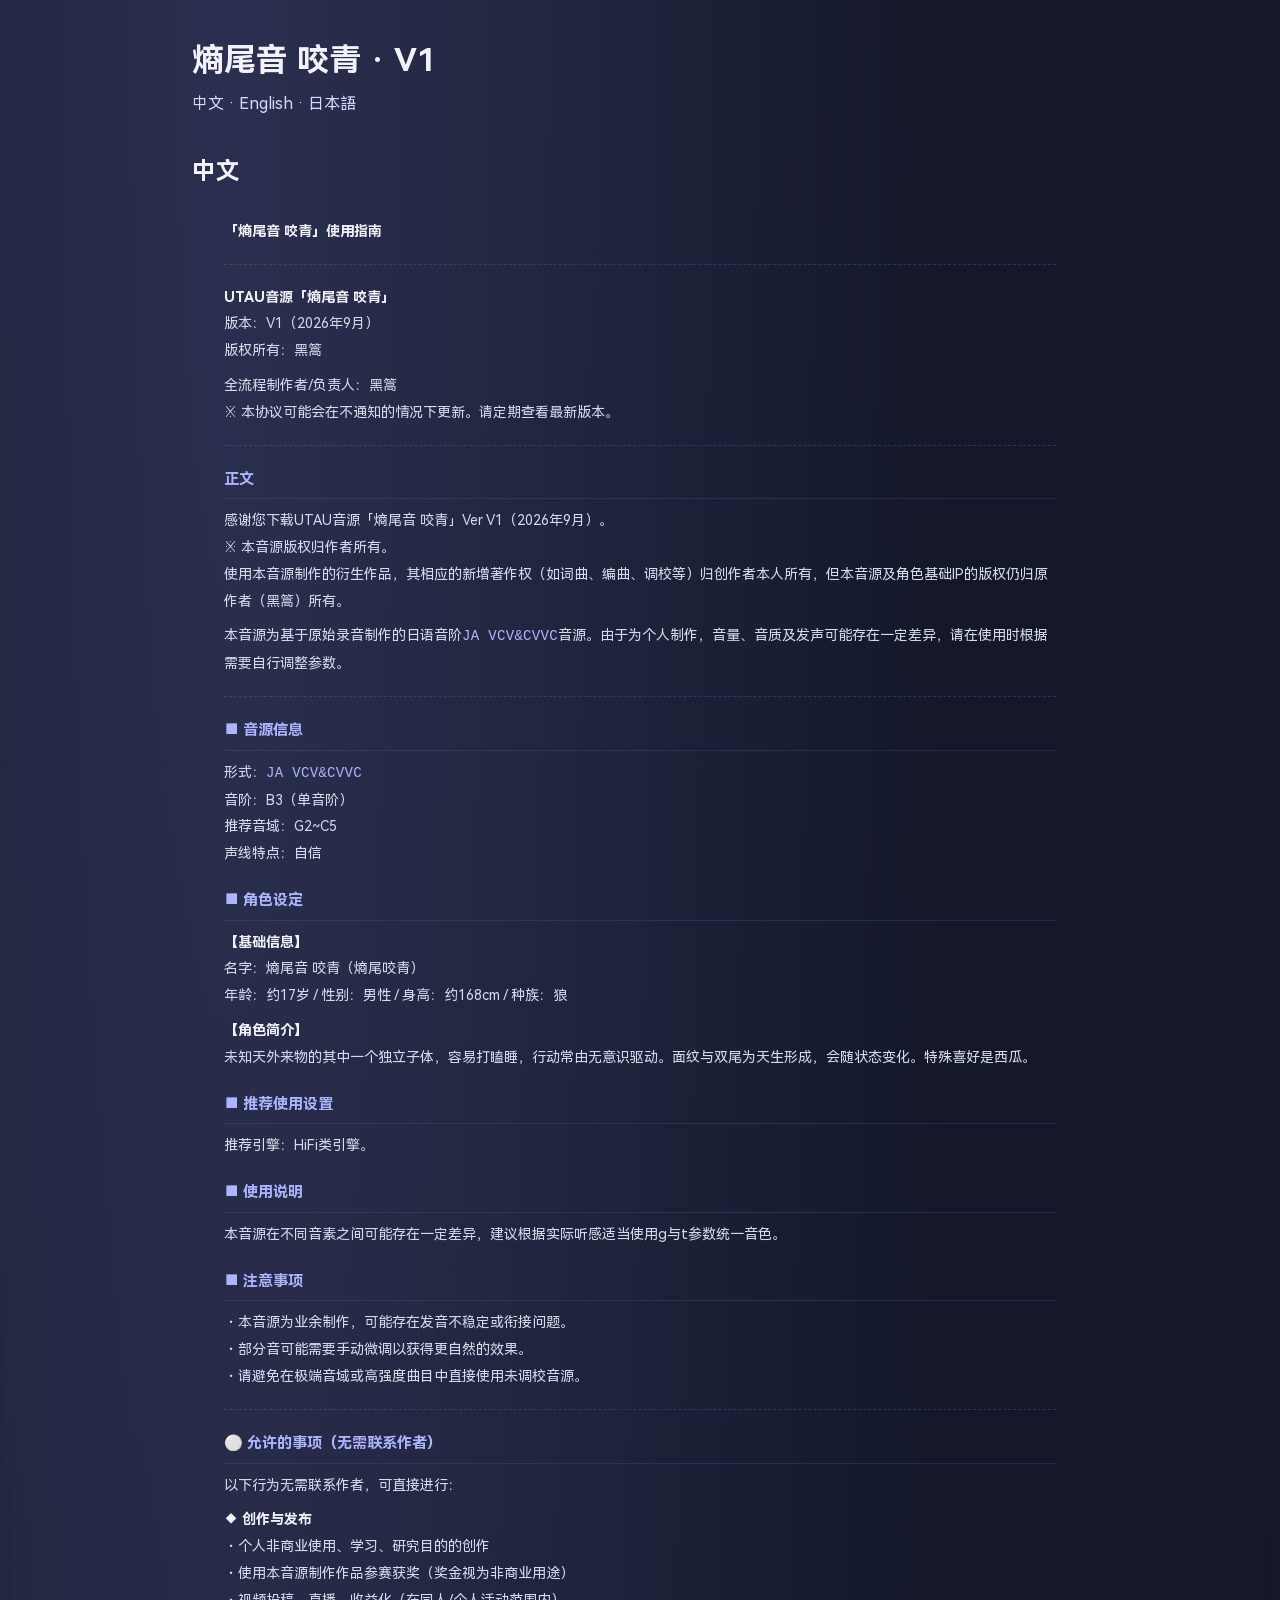
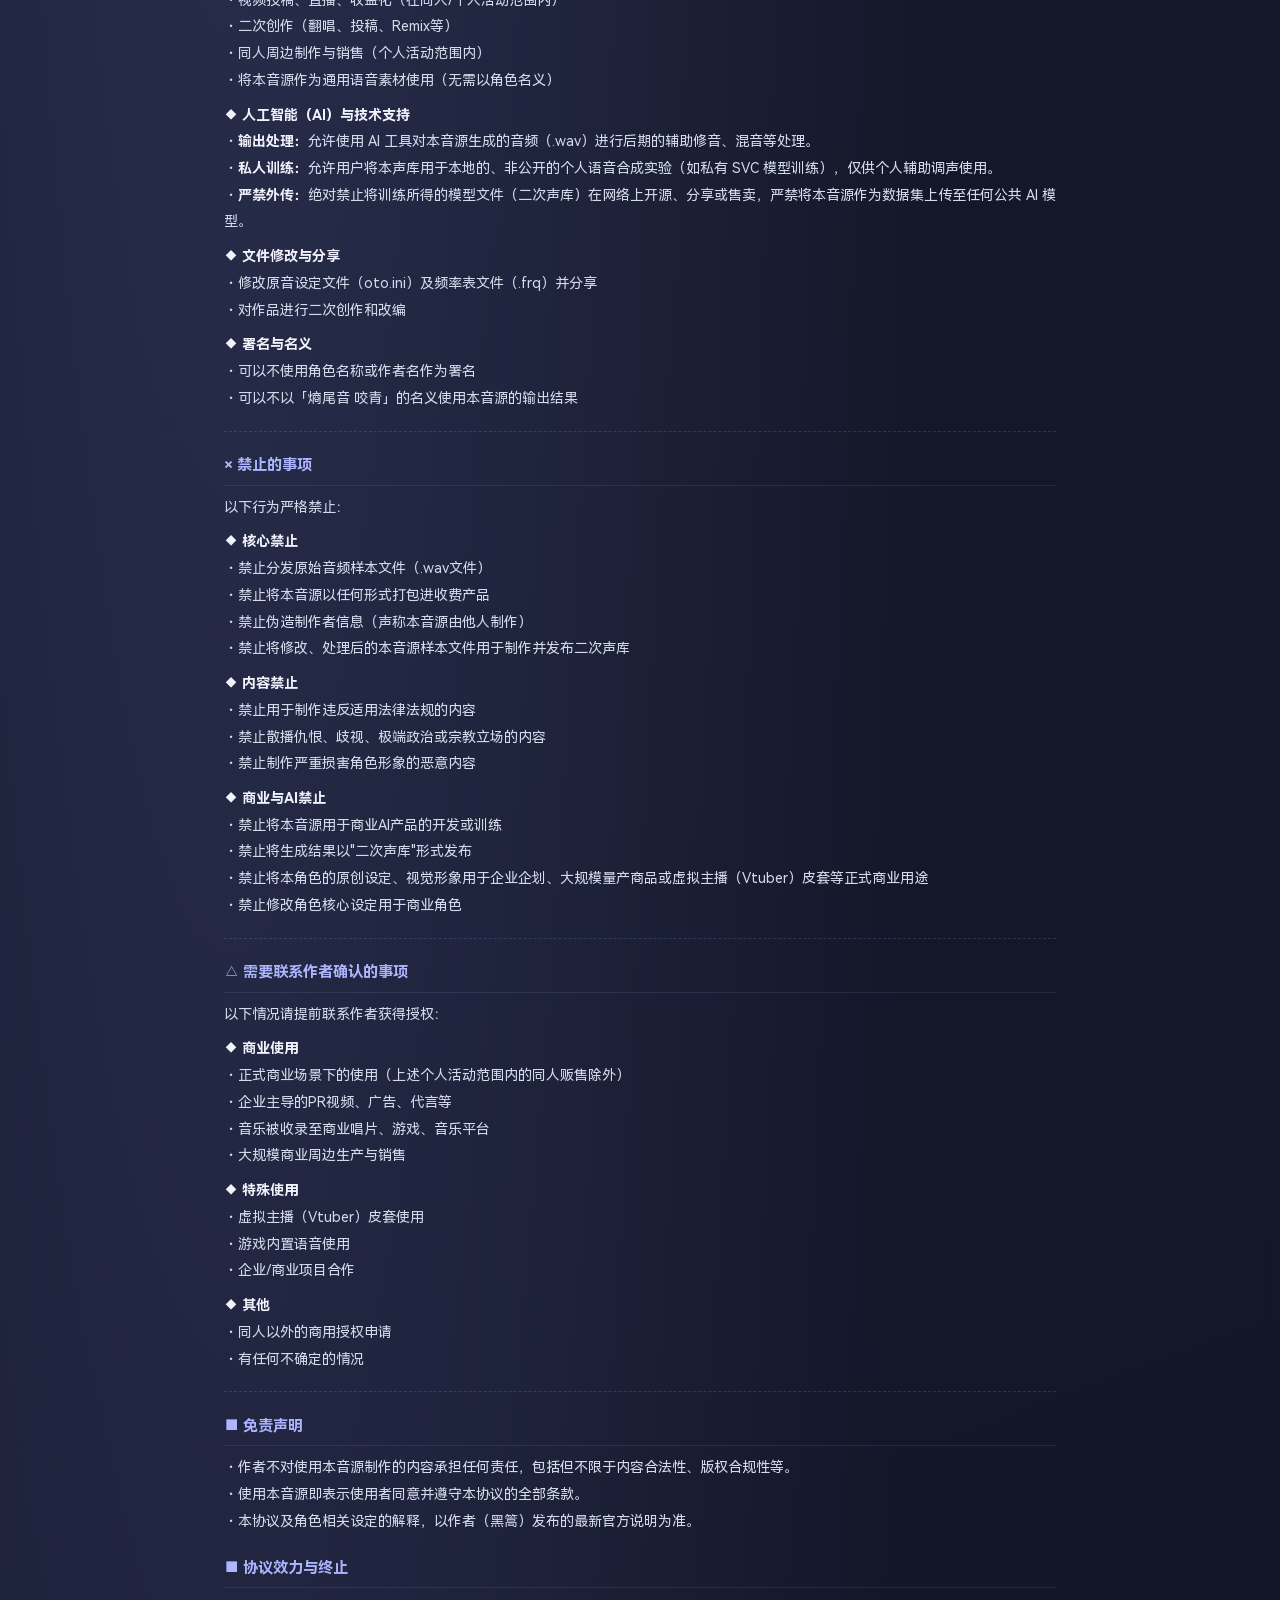
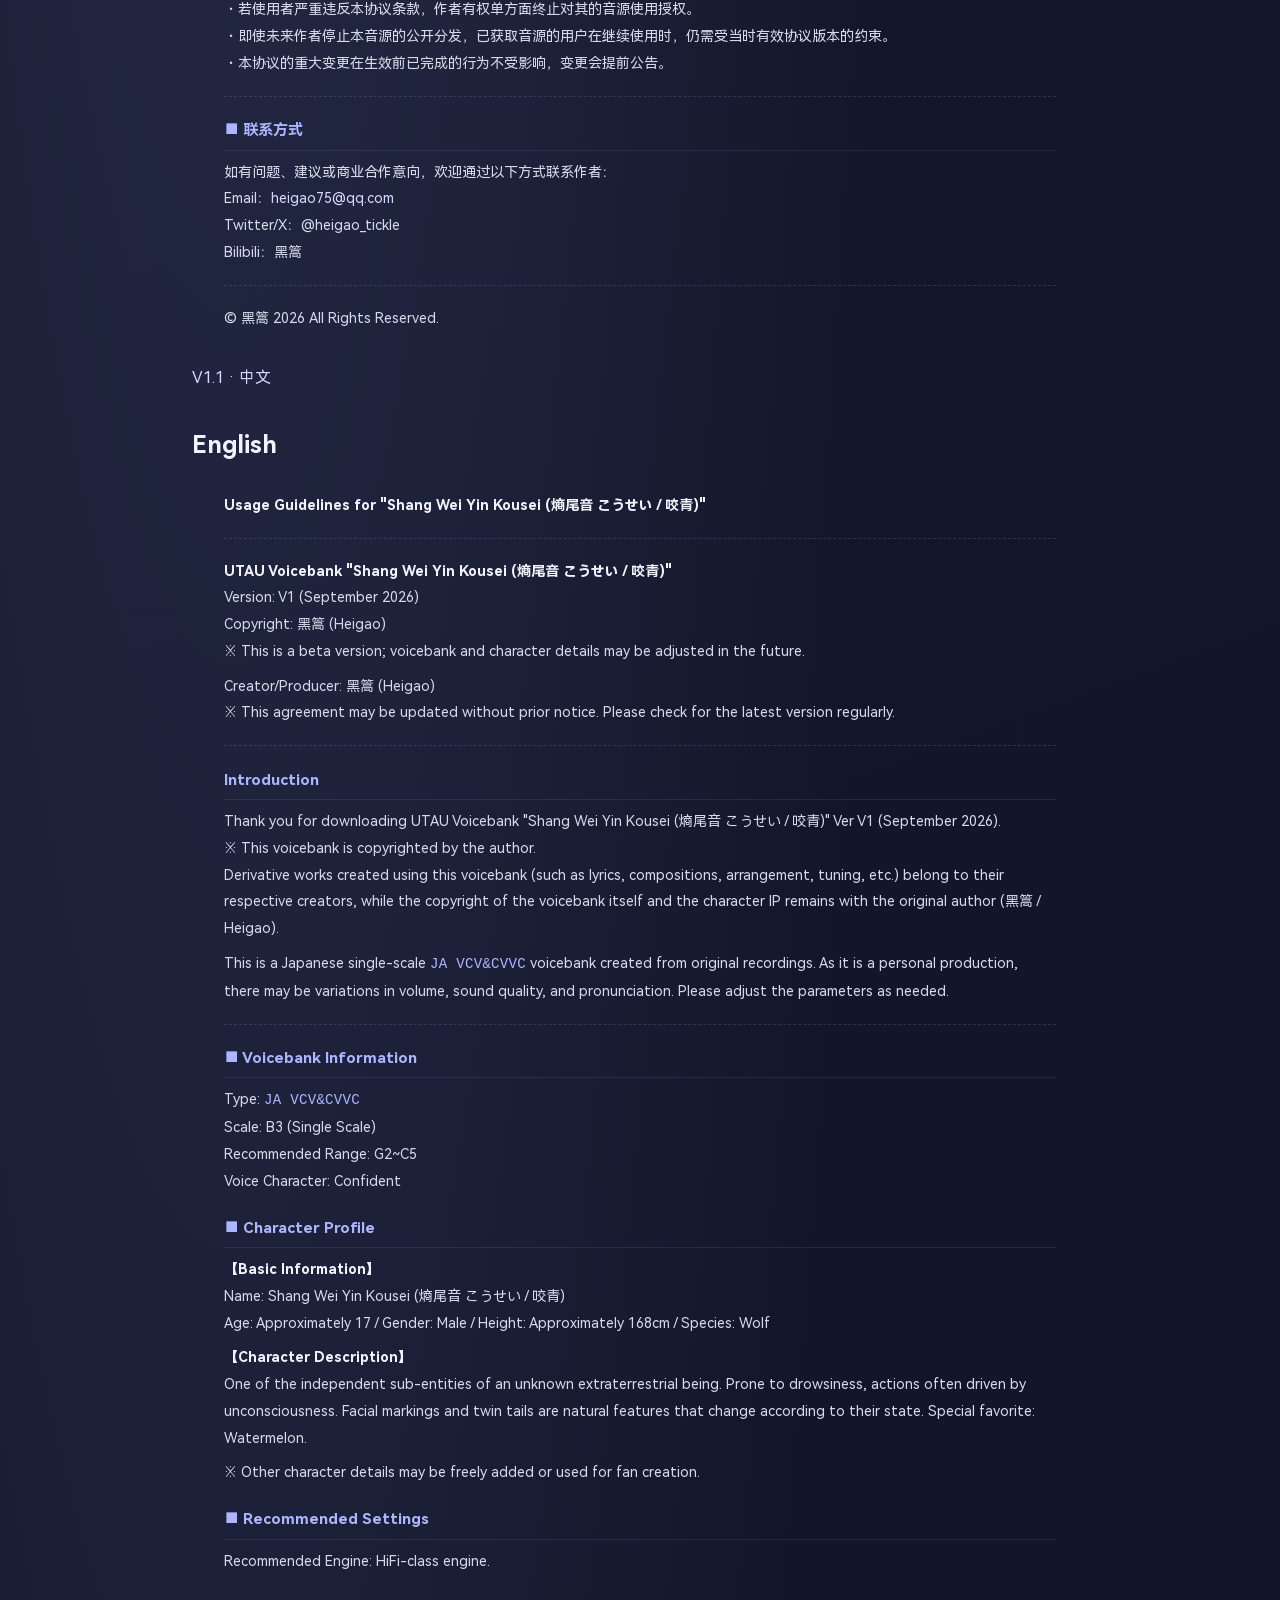
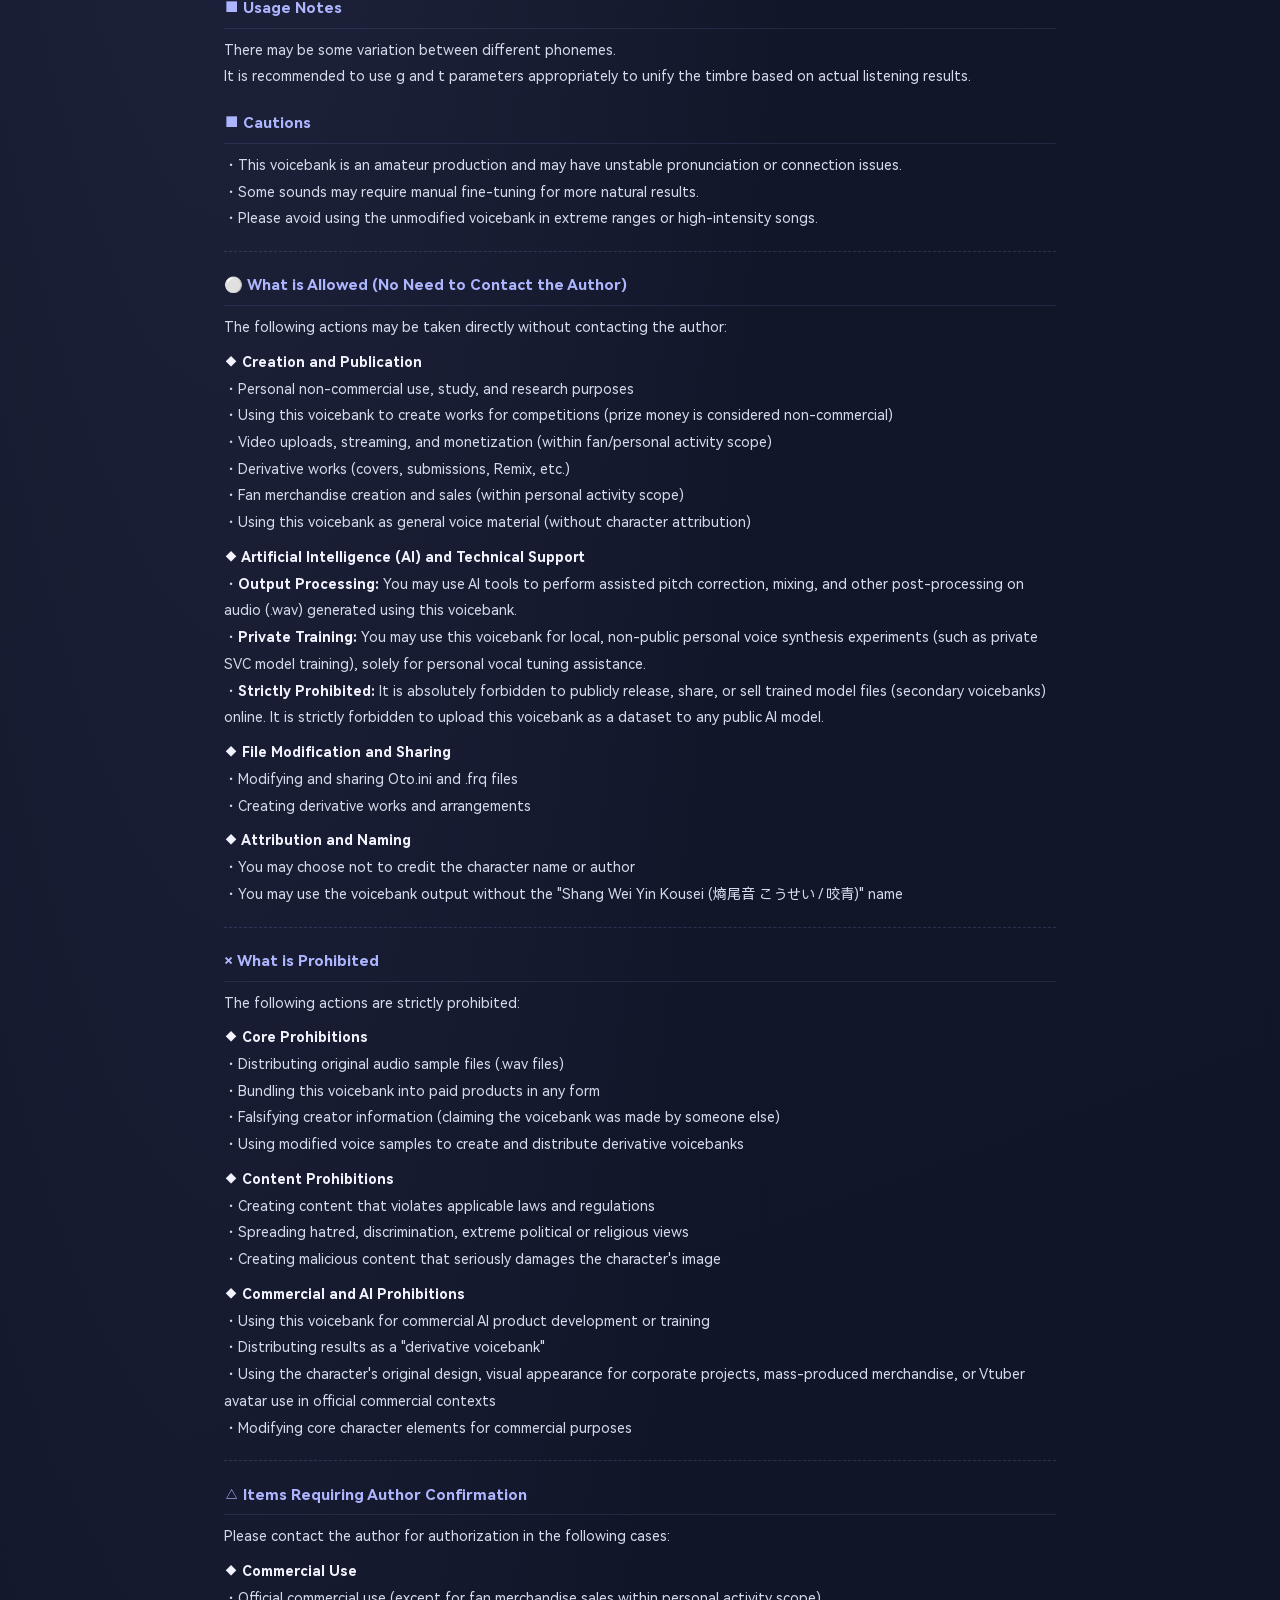
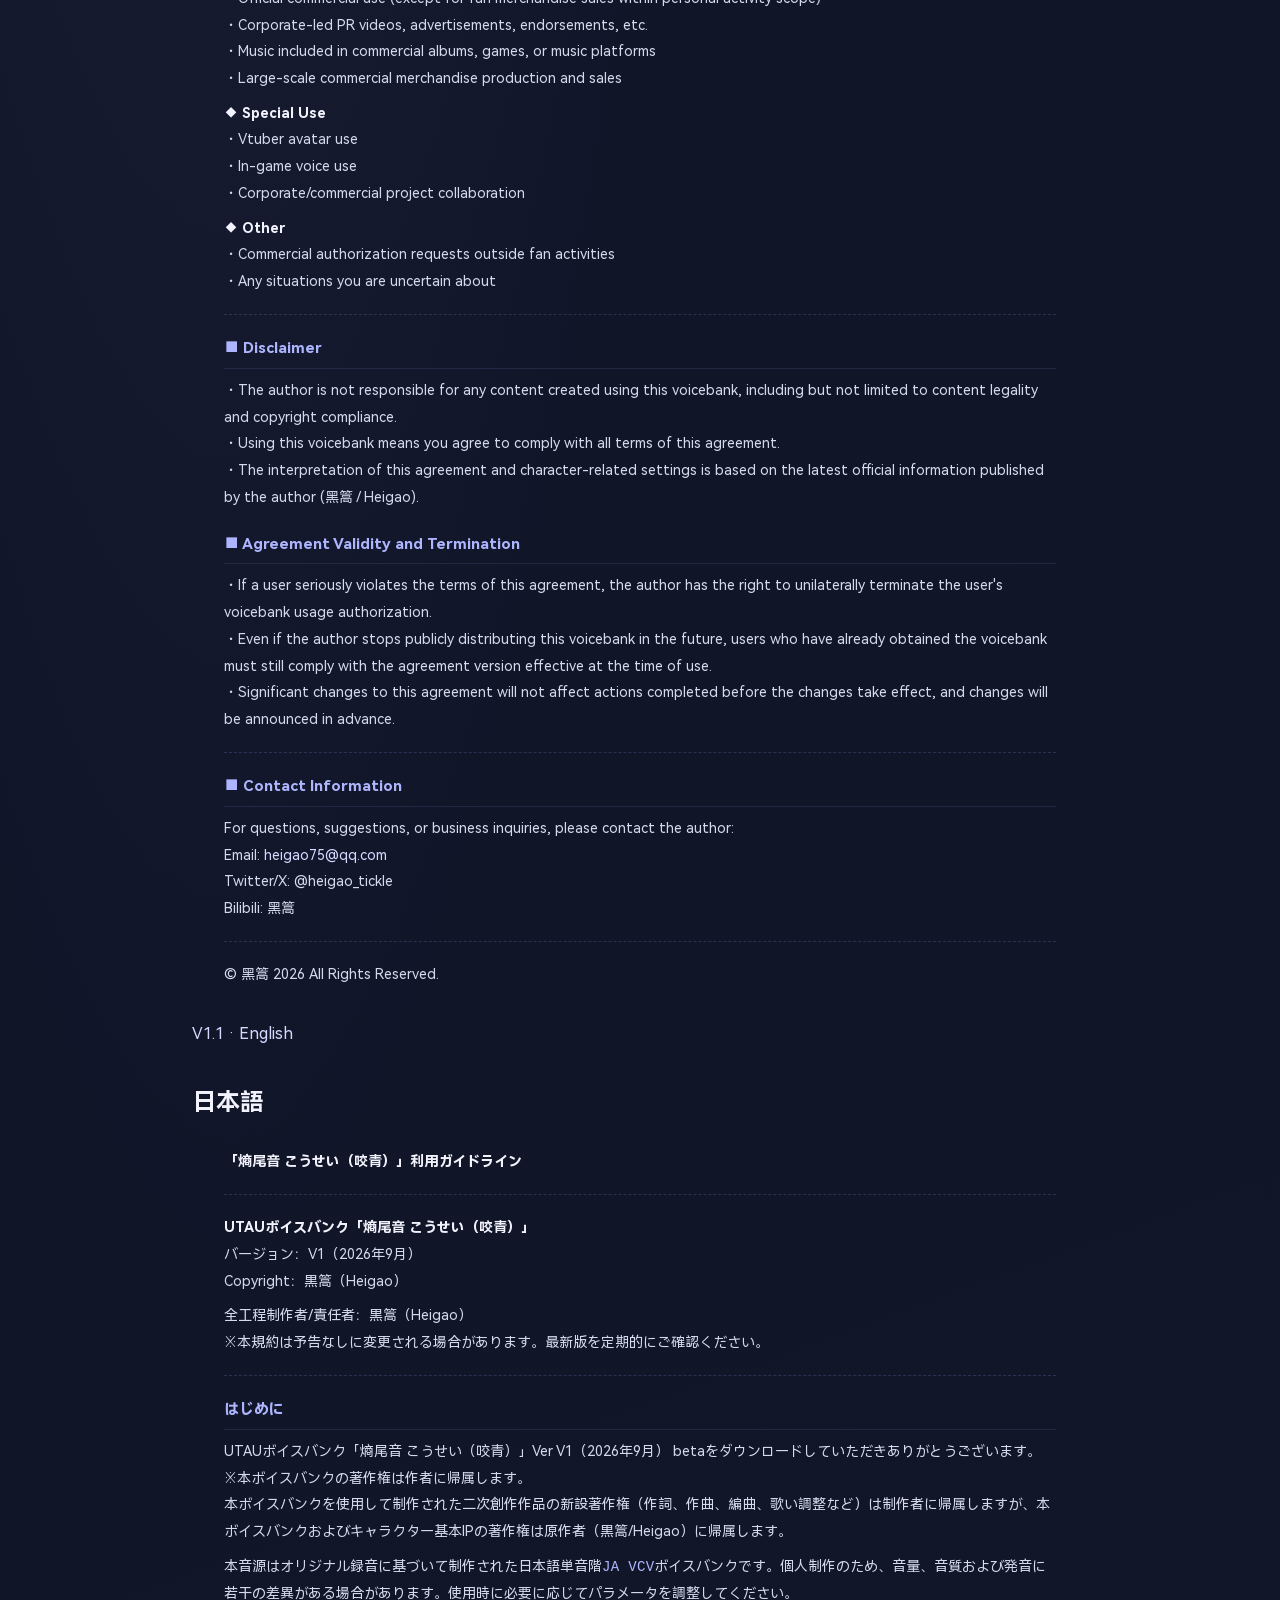
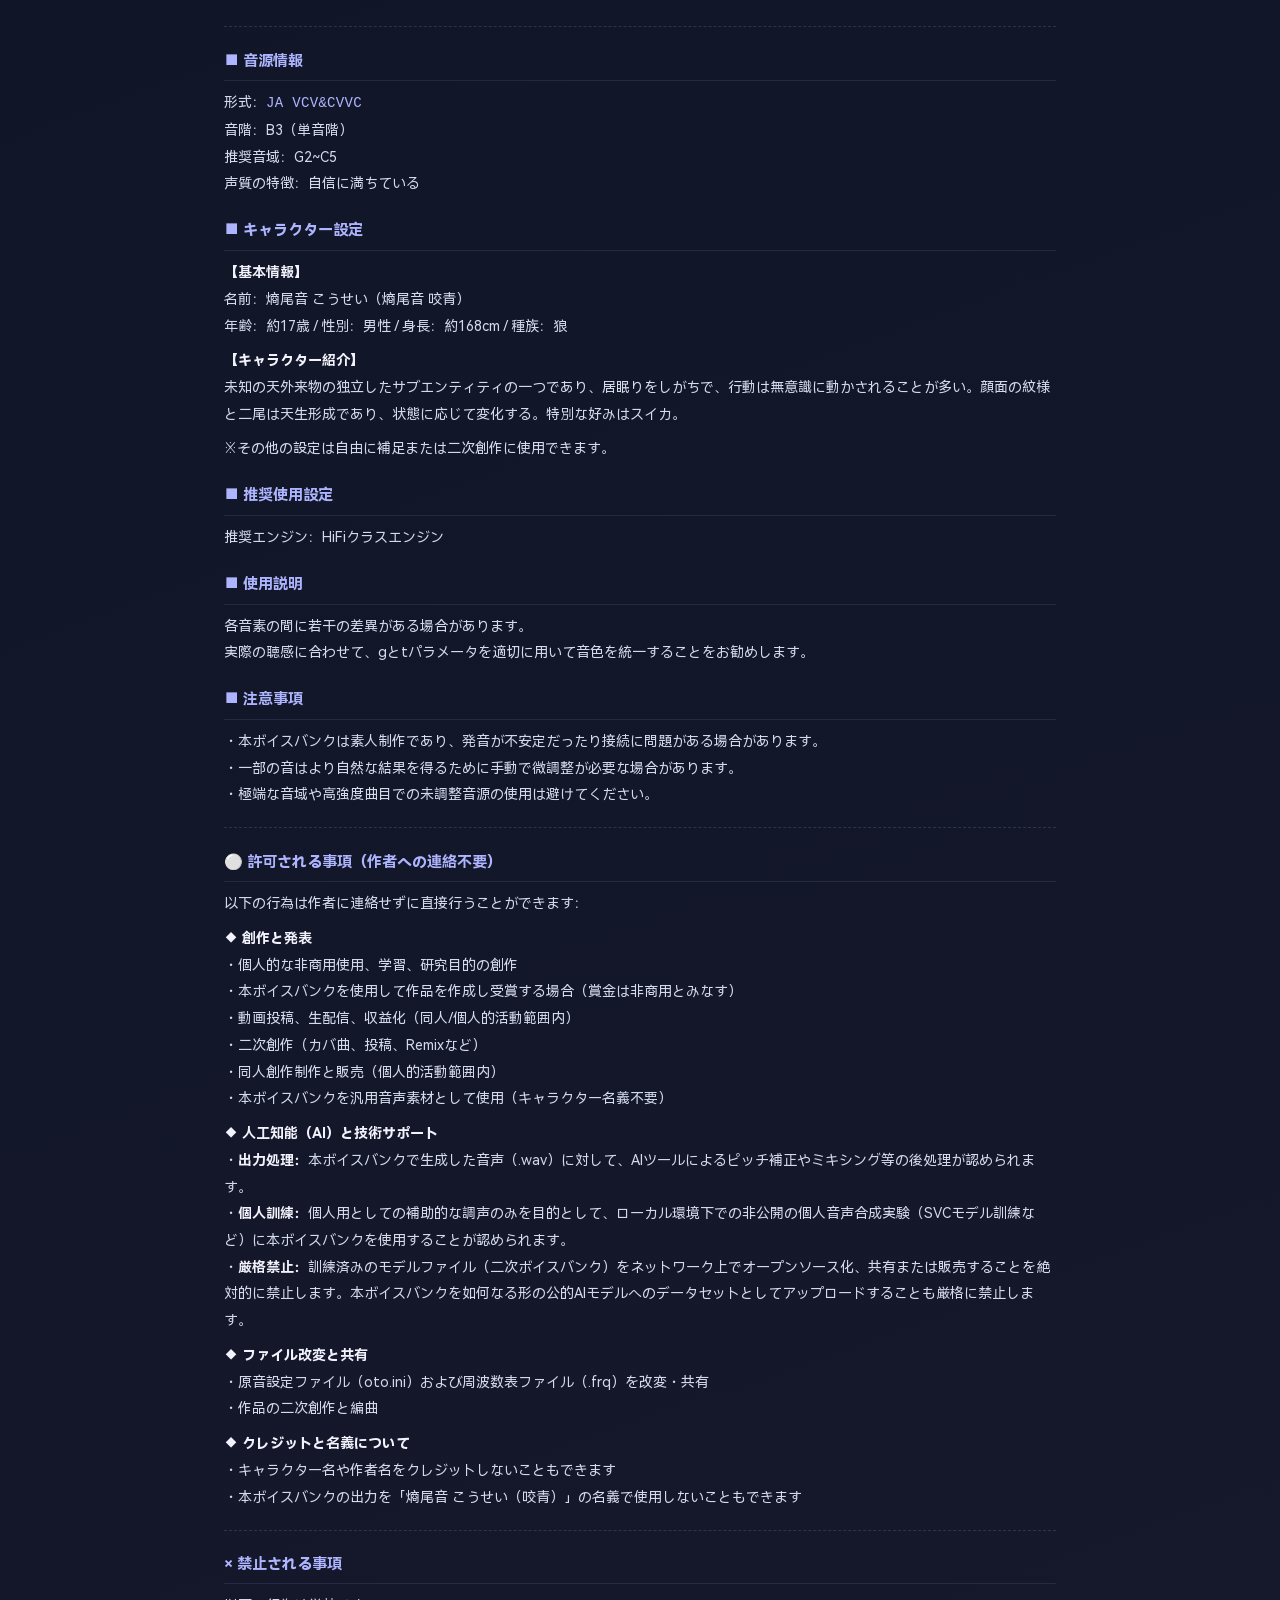
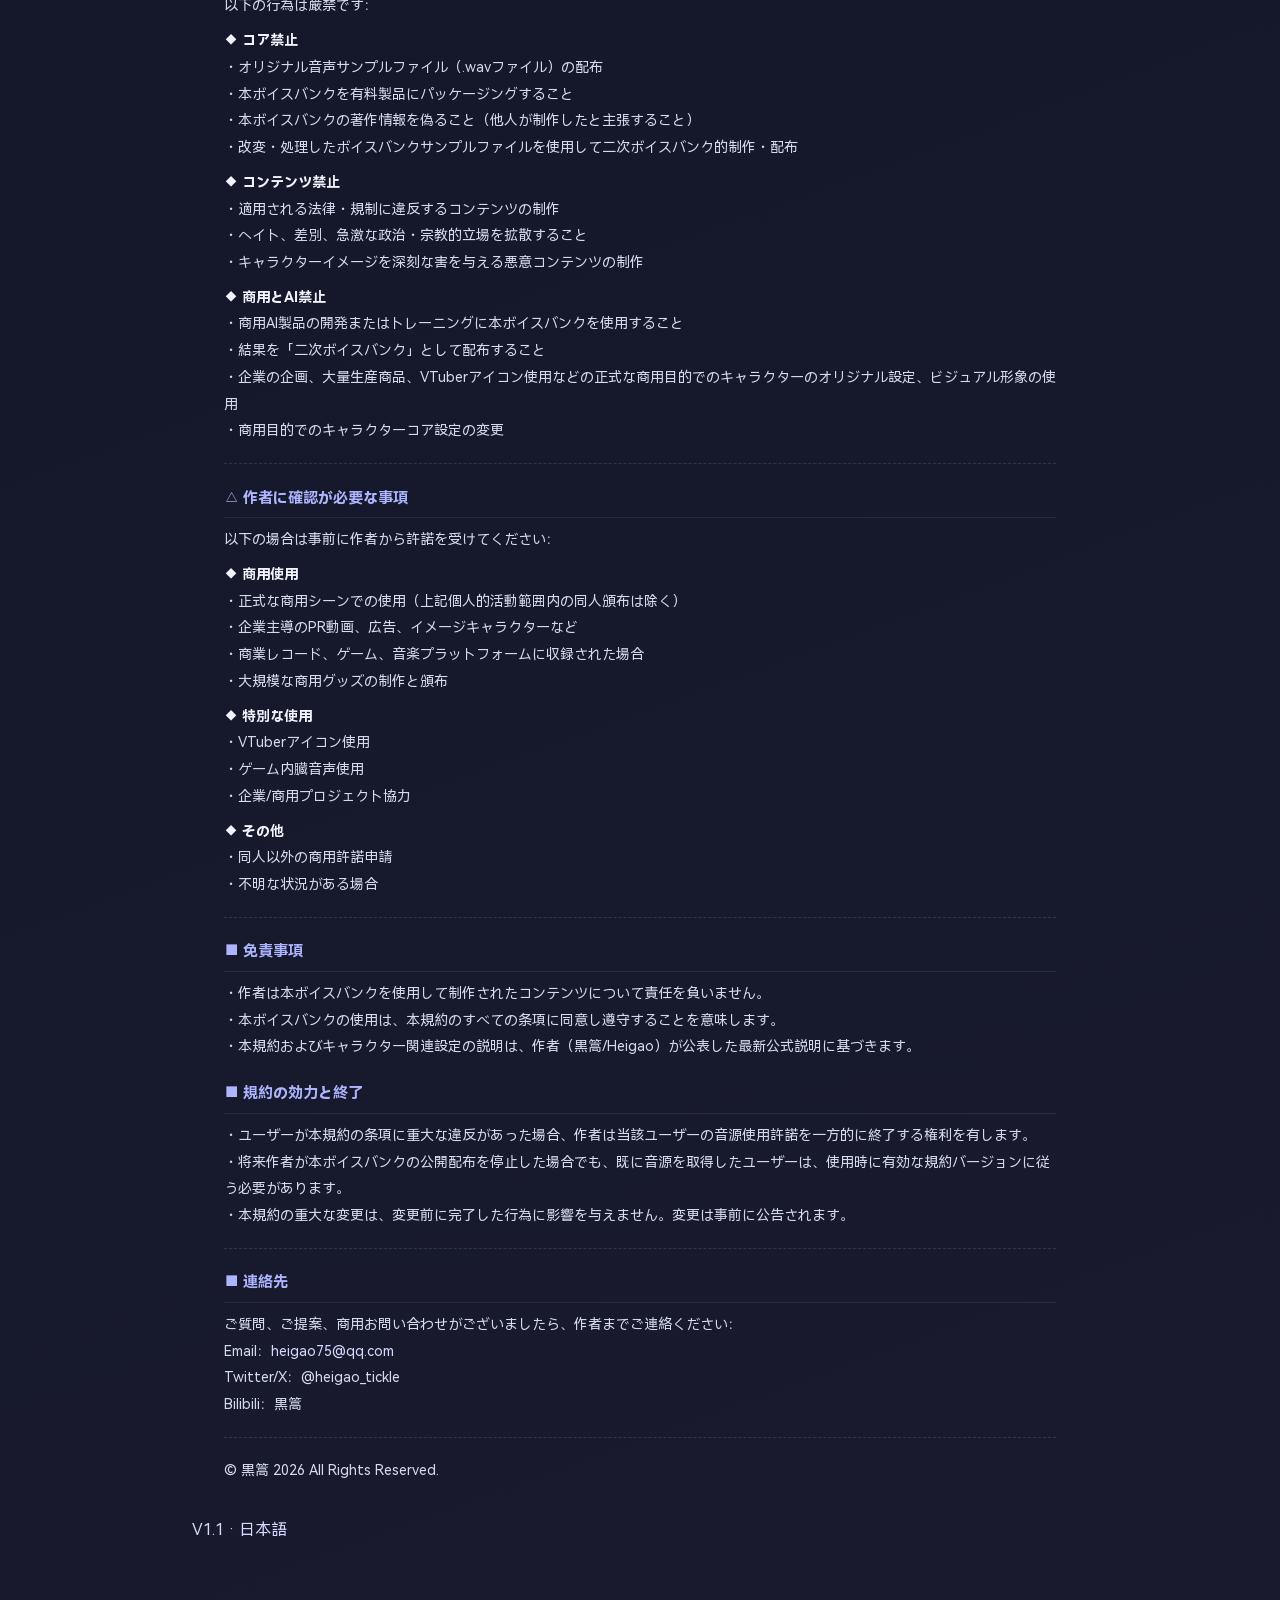
<file: assets/terms-v1.html>
<!doctype html><html lang="zh-CN"><head><meta charset="utf-8"><meta name="viewport" content="width=device-width, initial-scale=1"><title>V1 · 熵尾音 咬青</title><link rel="stylesheet" href="../style.css?v=944f908ada8e"></head><body><main class="terms-archive">
<header><h1>熵尾音 咬青 · V1</h1><nav aria-label="Language"><a href="#zh">中文</a> · <a href="#en">English</a> · <a href="#jp">日本語</a></nav></header>
<section id="zh" lang="zh-CN"><h2>中文</h2><div class="protocol-text">
<p><strong>「熵尾音 咬青」使用指南</strong></p>
              <hr>
              <p><strong>UTAU音源「熵尾音 咬青」</strong><br>版本：V1（2026年9月）<br>版权所有：黑篙<br></p>
              <p>全流程制作者/负责人：黑篙<br>※ 本协议可能会在不通知的情况下更新。请定期查看最新版本。</p>
              <hr>
              <h3>正文</h3>
              <p>感谢您下载UTAU音源「熵尾音 咬青」Ver V1（2026年9月）。<br>※
                本音源版权归作者所有。<br>使用本音源制作的衍生作品，其相应的新增著作权（如词曲、编曲、调校等）归创作者本人所有，但本音源及角色基础IP的版权仍归原作者（黑篙）所有。</p>
              <p>本音源为基于原始录音制作的日语音阶<span class="vb-type">JA VCV&amp;CVVC</span>音源。由于为个人制作，音量、音质及发声可能存在一定差异，请在使用时根据需要自行调整参数。</p>
              <hr>
              <h3>■ 音源信息</h3>
              <p>形式：<span class="vb-type">JA VCV&amp;CVVC</span><br>音阶：B3（单音阶）<br>推荐音域：G2~C5<br>声线特点：自信</p>
              <h3>■ 角色设定</h3>
              <p><strong>【基础信息】</strong><br>名字：熵尾音 咬青（熵尾咬青）<br>年龄：约17岁 / 性别：男性 / 身高：约168cm / 种族：狼</p>
              <p><strong>【角色简介】</strong><br>未知天外来物的其中一个独立子体，容易打瞌睡，行动常由无意识驱动。面纹与双尾为天生形成，会随状态变化。特殊喜好是西瓜。</p>
              <p>
              <h3>■ 推荐使用设置</h3>
              <p>推荐引擎：HiFi类引擎。</p>
              <h3>■ 使用说明</h3>
              <p>本音源在不同音素之间可能存在一定差异，建议根据实际听感适当使用g与t参数统一音色。</p>
              <h3>■ 注意事项</h3>
              <p>・本音源为业余制作，可能存在发音不稳定或衔接问题。<br>・部分音可能需要手动微调以获得更自然的效果。<br>・请避免在极端音域或高强度曲目中直接使用未调校音源。</p>
              <hr>
              <h3>⚪ 允许的事项（无需联系作者）</h3>
              <p>以下行为无需联系作者，可直接进行：</p>
              <p><strong>◆
                  创作与发布</strong><br>・个人非商业使用、学习、研究目的的创作<br>・使用本音源制作作品参赛获奖（奖金视为非商业用途）<br>・视频投稿、直播、收益化（在同人/个人活动范围内）<br>・二次创作（翻唱、投稿、Remix等）<br>・同人周边制作与销售（个人活动范围内）<br>・将本音源作为通用语音素材使用（无需以角色名义）
              </p>
              <p><strong>◆ 人工智能（AI）与技术支持</strong><br>・<strong>输出处理：</strong>允许使用 AI
                工具对本音源生成的音频（.wav）进行后期的辅助修音、混音等处理。<br>・<strong>私人训练：</strong>允许用户将本声库用于本地的、非公开的个人语音合成实验（如私有 SVC
                模型训练），仅供个人辅助调声使用。<br>・<strong>严禁外传：</strong>绝对禁止将训练所得的模型文件（二次声库）在网络上开源、分享或售卖，严禁将本音源作为数据集上传至任何公共 AI 模型。
              </p>
              <p><strong>◆ 文件修改与分享</strong><br>・修改原音设定文件（oto.ini）及频率表文件（.frq）并分享<br>・对作品进行二次创作和改编</p>
              <p><strong>◆ 署名与名义</strong><br>・可以不使用角色名称或作者名作为署名<br>・可以不以「熵尾音 咬青」的名义使用本音源的输出结果</p>
              <hr>
              <h3>× 禁止的事项</h3>
              <p>以下行为严格禁止：</p>
              <p><strong>◆
                  核心禁止</strong><br>・禁止分发原始音频样本文件（.wav文件）<br>・禁止将本音源以任何形式打包进收费产品<br>・禁止伪造制作者信息（声称本音源由他人制作）<br>・禁止将修改、处理后的本音源样本文件用于制作并发布二次声库
              </p>
              <p><strong>◆ 内容禁止</strong><br>・禁止用于制作违反适用法律法规的内容<br>・禁止散播仇恨、歧视、极端政治或宗教立场的内容<br>・禁止制作严重损害角色形象的恶意内容</p>
              <p><strong>◆
                  商业与AI禁止</strong><br>・禁止将本音源用于商业AI产品的开发或训练<br>・禁止将生成结果以"二次声库"形式发布<br>・禁止将本角色的原创设定、视觉形象用于企业企划、大规模量产商品或虚拟主播（Vtuber）皮套等正式商业用途<br>・禁止修改角色核心设定用于商业角色
              </p>
              <hr>
              <h3>△ 需要联系作者确认的事项</h3>
              <p>以下情况请提前联系作者获得授权：</p>
              <p><strong>◆
                  商业使用</strong><br>・正式商业场景下的使用（上述个人活动范围内的同人贩售除外）<br>・企业主导的PR视频、广告、代言等<br>・音乐被收录至商业唱片、游戏、音乐平台<br>・大规模商业周边生产与销售
              </p>
              <p><strong>◆ 特殊使用</strong><br>・虚拟主播（Vtuber）皮套使用<br>・游戏内置语音使用<br>・企业/商业项目合作</p>
              <p><strong>◆ 其他</strong><br>・同人以外的商用授权申请<br>・有任何不确定的情况</p>
              <hr>
              <h3>■ 免责声明</h3>
              <p>
                ・作者不对使用本音源制作的内容承担任何责任，包括但不限于内容合法性、版权合规性等。<br>・使用本音源即表示使用者同意并遵守本协议的全部条款。<br>・本协议及角色相关设定的解释，以作者（黑篙）发布的最新官方说明为准。
              </p>
              <h3>■ 协议效力与终止</h3>
              <p>
                ・若使用者严重违反本协议条款，作者有权单方面终止对其的音源使用授权。<br>・即使未来作者停止本音源的公开分发，已获取音源的用户在继续使用时，仍需受当时有效协议版本的约束。<br>・本协议的重大变更在生效前已完成的行为不受影响，变更会提前公告。
              </p>
              <hr>
              <h3>■ 联系方式</h3>
              <p>如有问题、建议或商业合作意向，欢迎通过以下方式联系作者：<br>Email：<a href="mailto:heigao75@qq.com">heigao75@qq.com</a><br>Twitter/X：@heigao_tickle<br>Bilibili：黑篙</p>
              <hr>
              <p>© 黑篙 2026 All Rights Reserved.</p>
      </div><a href="../kousei.html#guidelines">V1.1 · 中文</a></section>
<section id="en" lang="en"><h2>English</h2><div class="protocol-text">
<p><strong>Usage Guidelines for "Shang Wei Yin Kousei (熵尾音 こうせい / 咬青)"</strong></p>
              <hr>
              <p><strong>UTAU Voicebank "Shang Wei Yin Kousei (熵尾音 こうせい / 咬青)"</strong><br>Version: V1 (September 2026)<br>Copyright: 黑篙
                (Heigao)<br>※ This is a beta version; voicebank and character details may be adjusted in the future.</p>
              <p>Creator/Producer: 黑篙 (Heigao)<br>※ This agreement may be updated without prior notice. Please check for
                the latest version regularly.</p>
              <hr>
              <h3>Introduction</h3>
              <p>Thank you for downloading UTAU Voicebank "Shang Wei Yin Kousei (熵尾音 こうせい / 咬青)" Ver V1 (September 2026).<br>※ This
                voicebank is copyrighted by the author.<br>Derivative works created using this voicebank (such as
                lyrics, compositions, arrangement, tuning, etc.) belong to their respective creators, while the
                copyright of the voicebank itself and the character IP remains with the original author (黑篙 / Heigao).
              </p>
              <p>This is a Japanese single-scale <span class="vb-type">JA VCV&amp;CVVC</span> voicebank created from original
                recordings. As it is a personal production, there may be variations in volume, sound quality, and
                pronunciation. Please adjust the parameters as needed.</p>
              <hr>
              <h3>■ Voicebank Information</h3>
              <p>Type: <span class="vb-type">JA VCV&amp;CVVC</span><br>Scale: B3 (Single Scale)<br>Recommended Range:
                G2~C5<br>Voice Character: Confident</p>
              <h3>■ Character Profile</h3>
              <p><strong>【Basic Information】</strong><br>Name: Shang Wei Yin Kousei (熵尾音 こうせい / 咬青)<br>Age: Approximately 17 /
                Gender: Male / Height: Approximately 168cm / Species: Wolf</p>
              <p><strong>【Character Description】</strong><br>One of the independent sub-entities of an unknown
                extraterrestrial being. Prone to drowsiness, actions often driven by unconsciousness. Facial markings
                and twin tails are natural features that change according to their state. Special favorite: Watermelon.
              </p>
              <p>※ Other character details may be freely added or used for fan creation.</p>
              <h3>■ Recommended Settings</h3>
              <p>Recommended Engine: HiFi-class engine.</p>
              <h3>■ Usage Notes</h3>
              <p>There may be some variation between different phonemes.<br>It is recommended to use g and t parameters
                appropriately to unify the timbre based on actual listening results.</p>
              <h3>■ Cautions</h3>
              <p>・This voicebank is an amateur production and may have unstable pronunciation or connection
                issues.<br>・Some sounds may require manual fine-tuning for more natural results.<br>・Please avoid using
                the unmodified voicebank in extreme ranges or high-intensity songs.</p>
              <hr>
              <h3>⚪ What is Allowed (No Need to Contact the Author)</h3>
              <p>The following actions may be taken directly without contacting the author:</p>
              <p><strong>◆ Creation and Publication</strong><br>・Personal non-commercial use, study, and research
                purposes<br>・Using this voicebank to create works for competitions (prize money is considered
                non-commercial)<br>・Video uploads, streaming, and monetization (within fan/personal activity
                scope)<br>・Derivative works (covers, submissions, Remix, etc.)<br>・Fan merchandise creation and sales
                (within personal activity scope)<br>・Using this voicebank as general voice material (without character
                attribution)</p>
              <p><strong>◆ Artificial Intelligence (AI) and Technical Support</strong><br>・<strong>Output
                  Processing:</strong> You may use AI tools to perform assisted pitch correction, mixing, and other
                post-processing on audio (.wav) generated using this voicebank.<br>・<strong>Private Training:</strong>
                You may use this voicebank for local, non-public personal voice synthesis experiments (such as private
                SVC model training), solely for personal vocal tuning assistance.<br>・<strong>Strictly
                  Prohibited:</strong> It is absolutely forbidden to publicly release, share, or sell trained model
                files (secondary voicebanks) online. It is strictly forbidden to upload this voicebank as a dataset to
                any public AI model.</p>
              <p><strong>◆ File Modification and Sharing</strong><br>・Modifying and sharing Oto.ini and .frq
                files<br>・Creating derivative works and arrangements</p>
              <p><strong>◆ Attribution and Naming</strong><br>・You may choose not to credit the character name or
                author<br>・You may use the voicebank output without the "Shang Wei Yin Kousei (熵尾音 こうせい / 咬青)" name</p>
              <hr>
              <h3>× What is Prohibited</h3>
              <p>The following actions are strictly prohibited:</p>
              <p><strong>◆ Core Prohibitions</strong><br>・Distributing original audio sample files (.wav
                files)<br>・Bundling this voicebank into paid products in any form<br>・Falsifying creator information
                (claiming the voicebank was made by someone else)<br>・Using modified voice samples to create and
                distribute derivative voicebanks</p>
              <p><strong>◆ Content Prohibitions</strong><br>・Creating content that violates applicable laws and
                regulations<br>・Spreading hatred, discrimination, extreme political or religious views<br>・Creating
                malicious content that seriously damages the character's image</p>
              <p><strong>◆ Commercial and AI Prohibitions</strong><br>・Using this voicebank for commercial AI product
                development or training<br>・Distributing results as a "derivative voicebank"<br>・Using the character's
                original design, visual appearance for corporate projects, mass-produced merchandise, or Vtuber avatar
                use in official commercial contexts<br>・Modifying core character elements for commercial purposes</p>
              <hr>
              <h3>△ Items Requiring Author Confirmation</h3>
              <p>Please contact the author for authorization in the following cases:</p>
              <p><strong>◆ Commercial Use</strong><br>・Official commercial use (except for fan merchandise sales within
                personal activity scope)<br>・Corporate-led PR videos, advertisements, endorsements, etc.<br>・Music
                included in commercial albums, games, or music platforms<br>・Large-scale commercial merchandise
                production and sales</p>
              <p><strong>◆ Special Use</strong><br>・Vtuber avatar use<br>・In-game voice use<br>・Corporate/commercial
                project collaboration</p>
              <p><strong>◆ Other</strong><br>・Commercial authorization requests outside fan activities<br>・Any
                situations you are uncertain about</p>
              <hr>
              <h3>■ Disclaimer</h3>
              <p>・The author is not responsible for any content created using this voicebank, including but not limited
                to content legality and copyright compliance.<br>・Using this voicebank means you agree to comply with
                all terms of this agreement.<br>・The interpretation of this agreement and character-related settings is
                based on the latest official information published by the author (黑篙 / Heigao).</p>
              <h3>■ Agreement Validity and Termination</h3>
              <p>・If a user seriously violates the terms of this agreement, the author has the right to unilaterally
                terminate the user's voicebank usage authorization.<br>・Even if the author stops publicly distributing
                this voicebank in the future, users who have already obtained the voicebank must still comply with the
                agreement version effective at the time of use.<br>・Significant changes to this agreement will not
                affect actions completed before the changes take effect, and changes will be announced in advance.</p>
              <hr>
              <h3>■ Contact Information</h3>
              <p>For questions, suggestions, or business inquiries, please contact the author:<br>Email:
                <a href="mailto:heigao75@qq.com">heigao75@qq.com</a><br>Twitter/X: @heigao_tickle<br>Bilibili: 黑篙</p>
              <hr>
              <p>© 黑篙 2026 All Rights Reserved.</p>
      </div><a href="../index-en.html#guidelines">V1.1 · English</a></section>
<section id="jp" lang="ja"><h2>日本語</h2><div class="protocol-text">
<p><strong>「熵尾音 こうせい（咬青）」利用ガイドライン</strong></p>
              <hr>
              <p><strong>UTAUボイスバンク「熵尾音 こうせい（咬青）」</strong><br>バージョン：V1（2026年9月）<br>Copyright：黒篙（Heigao）<br></p>
              <p>全工程制作者/責任者：黒篙（Heigao）<br>※本規約は予告なしに変更される場合があります。最新版を定期的にご確認ください。</p>
              <hr>
              <h3>はじめに</h3>
              <p>UTAUボイスバンク「熵尾音 こうせい（咬青）」Ver V1（2026年9月）
                betaをダウンロードしていただきありがとうございます。<br>※本ボイスバンクの著作権は作者に帰属します。<br>本ボイスバンクを使用して制作された二次創作作品の新設著作権（作詞、作曲、編曲、歌い調整など）は制作者に帰属しますが、本ボイスバンクおよびキャラクター基本IPの著作権は原作者（黒篙/Heigao）に帰属します。
              </p>
              <p>本音源はオリジナル録音に基づいて制作された日本語単音階<span class="vb-type">JA
                  VCV</span>ボイスバンクです。個人制作のため、音量、音質および発音に若干の差異がある場合があります。使用時に必要に応じてパラメータを調整してください。</p>
              <hr>
              <h3>■ 音源情報</h3>
              <p>形式：<span class="vb-type">JA VCV&amp;CVVC</span><br>音階：B3（単音階）<br>推奨音域：G2~C5<br>声質の特徴：自信に満ちている</p>
              <h3>■ キャラクター設定</h3>
              <p><strong>【基本情報】</strong><br>名前：熵尾音 こうせい（熵尾音 咬青）<br>年齢：約17歳 / 性別：男性 / 身長：約168cm / 種族：狼</p>
              <p>
                <strong>【キャラクター紹介】</strong><br>未知の天外来物の独立したサブエンティティの一つであり、居眠りをしがちで、行動は無意識に動かされることが多い。顔面の紋様と二尾は天生形成であり、状態に応じて変化する。特別な好みはスイカ。
              </p>
              <p>※その他の設定は自由に補足または二次創作に使用できます。</p>
              <h3>■ 推奨使用設定</h3>
              <p>推奨エンジン：HiFiクラスエンジン</p>
              <h3>■ 使用説明</h3>
              <p>各音素の間に若干の差異がある場合があります。<br>実際の聴感に合わせて、gとtパラメータを適切に用いて音色を統一することをお勧めします。</p>
              <h3>■ 注意事項</h3>
              <p>
                ・本ボイスバンクは素人制作であり、発音が不安定だったり接続に問題がある場合があります。<br>・一部の音はより自然な結果を得るために手動で微調整が必要な場合があります。<br>・極端な音域や高強度曲目での未調整音源の使用は避けてください。
              </p>
              <hr>
              <h3>⚪ 許可される事項（作者への連絡不要）</h3>
              <p>以下の行為は作者に連絡せずに直接行うことができます：</p>
              <p><strong>◆
                  創作と発表</strong><br>・個人的な非商用使用、学習、研究目的の創作<br>・本ボイスバンクを使用して作品を作成し受賞する場合（賞金は非商用とみなす）<br>・動画投稿、生配信、収益化（同人/個人的活動範囲内）<br>・二次創作（カバ曲、投稿、Remixなど）<br>・同人創作制作と販売（個人的活動範囲内）<br>・本ボイスバンクを汎用音声素材として使用（キャラクター名義不要）
              </p>
              <p><strong>◆
                  人工知能（AI）と技術サポート</strong><br>・<strong>出力処理：</strong>本ボイスバンクで生成した音声（.wav）に対して、AIツールによるピッチ補正やミキシング等の後処理が認められます。<br>・<strong>個人訓練：</strong>個人用としての補助的な調声のみを目的として、ローカル環境下での非公開の個人音声合成実験（SVCモデル訓練など）に本ボイスバンクを使用することが認められます。<br>・<strong>厳格禁止：</strong>訓練済みのモデルファイル（二次ボイスバンク）をネットワーク上でオープンソース化、共有または販売することを絶対的に禁止します。本ボイスバンクを如何なる形の公的AIモデルへのデータセットとしてアップロードすることも厳格に禁止します。
              </p>
              <p><strong>◆ ファイル改変と共有</strong><br>・原音設定ファイル（oto.ini）および周波数表ファイル（.frq）を改変・共有<br>・作品の二次創作と編曲</p>
              <p><strong>◆ クレジットと名義について</strong><br>・キャラクター名や作者名をクレジットしないこともできます<br>・本ボイスバンクの出力を「熵尾音 こうせい（咬青）」の名義で使用しないこともできます
              </p>
              <hr>
              <h3>× 禁止される事項</h3>
              <p>以下の行為は厳禁です：</p>
              <p><strong>◆
                  コア禁止</strong><br>・オリジナル音声サンプルファイル（.wavファイル）の配布<br>・本ボイスバンクを有料製品にパッケージングすること<br>・本ボイスバンクの著作情報を偽ること（他人が制作したと主張すること）<br>・改変・処理したボイスバンクサンプルファイルを使用して二次ボイスバンク的制作・配布
              </p>
              <p><strong>◆
                  コンテンツ禁止</strong><br>・適用される法律・規制に違反するコンテンツの制作<br>・ヘイト、差別、急激な政治・宗教的立場を拡散すること<br>・キャラクターイメージを深刻な害を与える悪意コンテンツの制作
              </p>
              <p><strong>◆
                  商用とAI禁止</strong><br>・商用AI製品の開発またはトレーニングに本ボイスバンクを使用すること<br>・結果を「二次ボイスバンク」として配布すること<br>・企業の企画、大量生産商品、VTuberアイコン使用などの正式な商用目的でのキャラクターのオリジナル設定、ビジュアル形象の使用<br>・商用目的でのキャラクターコア設定の変更
              </p>
              <hr>
              <h3>△ 作者に確認が必要な事項</h3>
              <p>以下の場合は事前に作者から許諾を受けてください：</p>
              <p><strong>◆
                   商用使用</strong><br>・正式な商用シーンでの使用（上記個人的活動範囲内の同人頒布は除く）<br>・企業主導のPR動画、広告、イメージキャラクターなど<br>・商業レコード、ゲーム、音楽プラットフォームに収録された場合<br>・大規模な商用グッズの制作と頒布
              </p>
              <p><strong>◆ 特別な使用</strong><br>・VTuberアイコン使用<br>・ゲーム内臓音声使用<br>・企業/商用プロジェクト協力</p>
              <p><strong>◆ その他</strong><br>・同人以外の商用許諾申請<br>・不明な状況がある場合</p>
              <hr>
              <h3>■ 免責事項</h3>
              <p>
                ・作者は本ボイスバンクを使用して制作されたコンテンツについて責任を負いません。<br>・本ボイスバンクの使用は、本規約のすべての条項に同意し遵守することを意味します。<br>・本規約およびキャラクター関連設定の説明は、作者（黒篙/Heigao）が公表した最新公式説明に基づきます。
              </p>
              <h3>■ 規約の効力と終了</h3>
              <p>
                ・ユーザーが本規約の条項に重大な違反があった場合、作者は当該ユーザーの音源使用許諾を一方的に終了する権利を有します。<br>・将来作者が本ボイスバンクの公開配布を停止した場合でも、既に音源を取得したユーザーは、使用時に有効な規約バージョンに従う必要があります。<br>・本規約の重大な変更は、変更前に完了した行為に影響を与えません。変更は事前に公告されます。
              </p>
              <hr>
              <h3>■ 連絡先</h3>
              <p>
                ご質問、ご提案、商用お問い合わせがございましたら、作者までご連絡ください：<br>Email：<a href="mailto:heigao75@qq.com">heigao75@qq.com</a><br>Twitter/X：@heigao_tickle<br>Bilibili：黒篙
              </p>
              <hr>
              <p>© 黒篙 2026 All Rights Reserved.</p>
      </div><a href="../index-jp.html#guidelines">V1.1 · 日本語</a></section>
</main></body></html>
</file>
<file: assets/catalog.css>
* { box-sizing: border-box; }

html {
  color-scheme: dark;
  background: #24272c;
  color: #f3eee3;
  font: 15px/1.45 "Helvetica Neue", "PingFang SC", sans-serif;
}

body, h1, h2, p { margin: 0; }

.shelf {
  padding-block: clamp(16px, 3vw, 36px);
  padding-inline: clamp(16px, calc(25vw - 125px), 17vw);
  container-type: inline-size;
}

.topline {
  display: flex;
  justify-content: space-between;
  align-items: baseline;
  flex-wrap: wrap;
  gap: 4px 10px;
}

.topline h1, .masthead {
  font: italic 500 clamp(27px, 5.5cqw, 49px)/1.2 Georgia, serif;
  letter-spacing: -.055em;
}

.topline > span { font-size: 13px; }

.catalog-bar {
  display: flex;
  justify-content: space-between;
  align-items: center;
  flex-wrap: wrap;
  gap: 0 12px;
  margin-top: 8px;
  border-bottom: 1px solid #888983;
}

.catalog-sections:not([hidden]), .catalog-languages:not([hidden]) {
  display: flex;
  align-items: center;
  flex-wrap: wrap;
}

.catalog-languages { margin-left: auto; gap: 3px; }
.catalog-sections { gap: clamp(10px, 2.4cqw, 25px); }

.catalog-sections button {
  min-height: 44px;
  padding: 0;
  border: 0;
  border-bottom: 3px solid transparent;
  background: transparent;
  color: #d0cdc6;
  font: inherit;
  font-size: 14px;
  cursor: pointer;
}

.catalog-sections button[aria-pressed="true"] {
  color: #f8f3e9;
  border-bottom-color: #cabedc;
}

.catalog-panel { padding: 30px 0; }
.catalog-panel h3 { margin: 16px 0 6px; }
.catalog-panel p { margin: 12px 0; color: #d8d6d1; }
[hidden] { display: none !important; }

.catalog-languages a {
  display: inline-flex;
  align-items: center;
  justify-content: center;
  min-height: 32px;
  padding: 0 7px;
  font-size: 13px;
  color: #c9c6c1;
  text-decoration: none;
}

.catalog-languages a:last-child { padding-right: 0; }

.catalog-languages a:is([aria-current="true"], :hover) {
  color: #f3eee3;
  text-decoration: underline;
  text-underline-offset: 5px;
}

.catalog-languages a:focus-visible { outline: 2px solid #d3cae8; }

@media (pointer: coarse) {
  .catalog-languages a { min-width: 44px; min-height: 44px; }
}

.release {
  display: grid;
  grid-template-columns: 42% minmax(0, 1fr);
  align-items: center;
  gap: 12%;
  padding: 30px 0 12px;
  color: inherit;
  text-decoration: none;
}

.release:focus-visible {
  outline: 3px solid #db754e;
  outline-offset: 3px;
}

.jacket {
  position: relative;
  isolation: isolate;
  width: 100%;
}

.disc {
  position: absolute;
  right: 0;
  top: 2%;
  height: 96%;
  aspect-ratio: 1;
  border-radius: 50%;
  background:
    radial-gradient(circle, #24272c 0 6%, #a2a6aa 6.4% 8%, transparent 8.5% 17%, #62616d 17.4% 17.8%, transparent 18%),
    repeating-radial-gradient(circle, #ffffff24 0 1px, transparent 1px 4px),
    conic-gradient(from 30deg, #7e8397, #e2e3de, #b2add2, #dae8d7, #939ba7, #d4d2c6, #7e8397);
}

.cover {
  position: relative;
  overflow: hidden;
  width: 79%;
  container-type: inline-size;
  aspect-ratio: 1;
  background: linear-gradient(155deg, #dedce9 35%, #b4b5d1);
  color: #28283a;
  box-shadow: 3px 3px 10px #1114;
}

.cover b {
  position: absolute;
  top: 3%;
  left: 4%;
  font: italic 500 19cqw/1 Georgia, serif;
  letter-spacing: -.07em;
}

.cover-name {
  position: absolute;
  top: 25%;
  left: 6%;
  font: 600 12.3cqw/1.05 "Songti SC", "Noto Serif CJK SC", "Source Han Serif SC", SimSun, serif;
  letter-spacing: .035em;
  transform: skewX(-9deg);
}

.cover img {
  position: absolute;
  right: -18%;
  top: 19%;
  width: 125%;
  height: auto;
}

.detail h2, .detail h1 { font: 500 clamp(28px, 4.7cqw, 50px)/1.16 "Songti SC", Georgia, serif; }

.detail p {
  margin: 10px 0 23px;
  font-size: 14px;
  line-height: 1.7;
  color: #d8d6d1;
}

.jump {
  display: inline-block;
  border-bottom: 1px solid #aaa99e;
  padding-bottom: 5px;
}

.release:hover .jump, .release:focus-visible .jump {
  border-bottom-color: currentColor;
}

.shortcuts a { color: inherit; }

@container (max-width: 500px) {
  .release { grid-template-columns: 1fr; gap: 12px; padding: 14px 0; }
  .jacket { width: min(80%, 270px); margin: auto; }
  .detail { padding-top: 12px; border-top: 1px solid #777876; }
  .detail p { margin: 5px 0 12px; }
}

.release + .release {
  margin-top: clamp(18px, 3vw, 44px);
  border-top: 1px solid #686966;
}

.stellar-art {
  background:
    radial-gradient(circle at 73% 67%, #f4f8ff 0 6%, #aecbf7 6.3% 8%, transparent 8.4%),
    repeating-radial-gradient(circle at 73% 67%, transparent 0 14px, #afc9f233 15px, transparent 16px 24px),
    linear-gradient(135deg, #171d2f 20%, #354864 75%, #242c43);
  color: #e1eafb;
}

.release-status { color: #e6d2ae; font-weight: 500; }
.back-link, .catalog-panel a { color: inherit; text-underline-offset: 4px; }
.back-link { padding-block: 12px; }

.bank-panel {
  border-top: 1px solid #626460;
  margin-top: 18px;
  padding-block: 15px 6px;
}

.bank-picker button {
  display: flex;
  align-items: center;
  gap: 12px;
}

.thumb { width: 42px; aspect-ratio: 1; flex: none; }
.kousei-art {
  background: url("images/character-320w.webp") right 8% / 115% auto no-repeat, linear-gradient(155deg,#dedce9,#b4b5d1);
}

.file-row {
  display: grid;
  grid-template-columns: 1fr auto auto;
  gap: 18px;
  align-items: baseline;
}

.file-row small, .bank-panel time { color: #c7c1b7; }
.bank-picker { display: flex; flex-wrap: wrap; gap: 8px 20px; margin-block: 18px; }
.bank-picker button {
  min-height: 44px;
  padding: 6px 8px 6px 0;
  border: 0;
  border-bottom: 2px solid transparent;
  background: transparent;
  color: #cbc8c2;
  font: inherit;
  cursor: pointer;
}

.bank-picker button[aria-pressed="true"] { color: #f3eee3; border-bottom-color: #cabedc; }
.bank-panel h3 { margin: 6px 0; }

@media (prefers-reduced-motion: no-preference) {
  .release.arriving { animation: arrive 420ms ease-out; }
  @keyframes arrive {
    from { opacity: .25; transform: translateY(10px); }
    to { opacity: 1; transform: translateY(0); }
  }
}
</file>
<file: style.css>
/* ========================================
   ç†µå°¾éŸ³ å’¬é’ - Voicebank Website
   Design: Teto Style + Your Color Palette
   ======================================== */

/* ---------- Local Fonts (HarmonyOS Sans SC) ---------- */
@font-face {
  font-family: 'HarmonyOS Sans SC';
  src: url('font/subset/HarmonyOS_Sans_SC_Regular.woff2?v=00ca3fc76390') format('woff2'),
       url('font/subset/HarmonyOS_Sans_SC_Regular.woff?v=acb324d2c863') format('woff');
  font-weight: 400;
  font-style: normal;
  font-display: swap;
}

@font-face {
  font-family: 'HarmonyOS Sans SC';
  src: url('font/subset/HarmonyOS_Sans_SC_Medium.woff2?v=05d4737b8edd') format('woff2'),
       url('font/subset/HarmonyOS_Sans_SC_Medium.woff?v=cd61118cfcc9') format('woff');
  font-weight: 500;
  font-style: normal;
  font-display: swap;
}

@font-face {
  font-family: 'HarmonyOS Sans SC';
  src: url('font/subset/HarmonyOS_Sans_SC_Bold.woff2?v=98375fcd1c94') format('woff2'),
       url('font/subset/HarmonyOS_Sans_SC_Bold.woff?v=76281ac2c95e') format('woff');
  font-weight: 700;
  font-style: normal;
  font-display: swap;
}

/* ---------- Base ---------- */
:root {
  /* å“ç‰Œè‰² (kuro ç´«) â€” æš—è‰²èƒŒæ™¯ä¸‹æäº®ä¸€æ¡£ */
  --primary: #8a90d8;
  --primary-rgb: 138, 144, 216; /* ç”¨äºŽé€æ˜Žåº¦è®¡ç®—çš„ RGB å€¼ */
  --primary-dark: #b1b6e6;
  --primary-dark-rgb: 177, 182, 230;
  --secondary: #a48fbf;
  --accent-pink: #d27b94;
  --accent-warm: #d27b94;
  --accent-orange: #b6657c;
  --bg-top: #20223a;
  --bg-bottom: #2b2e4d;
  --text-dark: #eceef8;
  --text-light: #c8cbe0;
  --text-muted: #9599b8;
  --border: rgba(138, 144, 216, 0.22);
  --sidebar-width: 220px;

  /* ---------- 1024Store ç´«è‰²è®¾è®¡ä½“ç³» (å¤œé—´æ¨¡å¼) ---------- */
  --p-brand-50:  #1d1f33;
  --p-brand-100: #232542;
  --p-brand-200: #2c2f55;
  --p-brand-300: #3f4477;
  --p-brand-400: #5d65a8;
  --p-brand-500: #8a90d8;       /* kuro ç´« (dark) */
  --p-brand-600: #a4a9e2;
  --p-brand-700: #b9bdec;
  --p-brand-900: #e7e8f3;
  --p-brand-rgb: 138 144 216;

  --p-neutral-0:   #181a2c;   /* canvas æœ€æ·± */
  --p-neutral-25:  #20223a;
  --p-neutral-50:  #262849;
  --p-neutral-100: #2e3055;
  --p-neutral-200: #383b66;
  --p-neutral-300: #42457a;
  --p-neutral-400: #5a5d8a;
  --p-neutral-500: #7a7da8;
  --p-neutral-600: #969ac0;
  --p-neutral-700: #b9bcd9;
  --p-neutral-800: #d2d5e8;
  --p-neutral-900: #eceef8;

  --p-violet-500: #a48fbf;
  --p-pink-500:   #d27b94;
  --p-amber-500:  #d2a26f;
  --p-rose-500:   #d57a90;
  --p-teal-500:   #6db3aa;

  /* è¡¨é¢ä¸Žæ–‡æœ¬ */
  --canvas: var(--p-neutral-25);
  --surface: var(--p-neutral-50);
  --surface-muted: var(--p-neutral-100);
  --surface-hover: var(--p-neutral-200);
  --surface-translucent: rgba(32, 34, 58, 0.78);
  --hero-canvas: #20223a;
  --hero-grid: rgba(138, 144, 216, 0.10);
  --hero-panel-grid: rgba(138, 144, 216, 0.11);
  --hero-ornament: rgba(138, 144, 216, 0.10);
  --hero-ornament-echo: rgba(138, 144, 216, 0.22);
  --line: rgba(138, 144, 216, 0.18);
  --line-strong: rgba(138, 144, 216, 0.28);
  --ink: var(--p-neutral-900);
  --muted: var(--p-neutral-600);
  --subtle: var(--p-neutral-500);
  --faint: var(--p-neutral-400);
  --on-brand: var(--p-neutral-0);
  --on-ink: var(--p-neutral-0);
  --brand: var(--p-brand-500);
  --brand-dark: var(--p-brand-600);
  --brand-soft: var(--p-brand-50);
  --brand-border: var(--p-brand-300);
  --brand-underline: var(--p-brand-400);
  --brand-wash: rgba(138, 144, 216, 0.08);
  --gradient-brand: linear-gradient(90deg, var(--p-brand-500), var(--p-violet-500), var(--p-pink-500));

  --shadow-rgb: 8 10 24;
  --shadow-xs: 0 0 0 1px rgba(138, 144, 216, 0.12), 0 1px 2px rgba(8, 10, 24, 0.35);
  --shadow-sm: 0 0 0 1px rgba(138, 144, 216, 0.12), 0 1px 2px rgba(8, 10, 24, 0.4), 0 2px 6px rgba(8, 10, 24, 0.35);
  --shadow-md: 0 0 0 1px rgba(138, 144, 216, 0.14), 0 1px 2px rgba(8, 10, 24, 0.4), 0 4px 12px rgba(8, 10, 24, 0.45);
  --shadow-lg: 0 0 0 1px rgba(138, 144, 216, 0.16), 0 2px 4px rgba(8, 10, 24, 0.4), 0 10px 26px rgba(8, 10, 24, 0.55);
  --shadow-hover: 0 0 0 1px rgba(138, 144, 216, 0.32), 0 6px 16px rgba(8, 10, 24, 0.55);
  --shadow-focus: 0 0 0 3px rgba(138, 144, 216, 0.32);
  --lift: translateY(-1px);

  --radius-md: 10px;
  --radius-xl: 14px;
  --ease: cubic-bezier(.22, .61, .36, 1);
  --duration-fast: .14s;
}

@media (prefers-reduced-motion: reduce) {
  :root { --lift: none; }
}

* {
  margin: 0;
  padding: 0;
  box-sizing: border-box;
}

html {
  scroll-behavior: smooth;
}

body {
  font-family: 'HarmonyOS Sans SC', 'Jost', 'Source Code Pro', 'Zen Kaku Gothic New', sans-serif;
  background: var(--canvas);
  min-height: 100vh;
  color: var(--ink);
  line-height: 1.8;
  -webkit-font-smoothing: antialiased;
}

/* ========================================
   èƒŒæ™¯åŠ¨æ•ˆè£…é¥° (é«˜çº§æŽ’ç‰ˆ - åˆå§‹æ–œè§’åº¦ 3D ç‰ˆ)
   ======================================== */
.bg-deco {
  position: fixed;
  top: 0;
  left: 0;
  right: 0;
  bottom: 0;
  z-index: 0; /* æ”¾ç½®åœ¨èƒŒæ™¯æ¸å˜å’Œä¸»è¦å†…å®¹ä¹‹é—´ */
  pointer-events: none; /* é˜²æ­¢é®æŒ¡ç‚¹å‡»äº‹ä»¶ */
  overflow: hidden;
}

.bg-deco-wrapper {
  position: absolute;
  top: 50%;
  left: 50%;
  transform: translate(-50%, -50%) rotate(-12deg); /* å¸¦æœ‰å€¾æ–œè§’åº¦çš„è®¾è®¡æ„Ÿ */
  width: 200vw; /* ç¡®ä¿æ—‹è½¬åŽä»ç„¶èƒ½è¦†ç›–æ•´ä¸ªå±å¹•å®½åº¦ */
  display: flex;
  flex-direction: column;
  gap: 10vh; /* å¤§å¹…å¢žåŠ è¡Œä¸Žè¡Œä¹‹é—´çš„ä¸Šä¸‹é—´è· */
}

.bg-deco-row {
  display: flex;
  width: max-content; /* å…³é”®ï¼šåŒ…è£¹å†…å®¹é¿å…æº¢å‡ºå’ŒæŠ˜è¡Œ */
}

.bg-deco-text {
  flex-shrink: 0; /* é˜»æ­¢æ–‡å­—è¢«åŽ‹ç¼© */
  padding-right: 35vw; /* å¤§å¹…æ‹‰å¼€åŒä¸€è¡Œæ–‡æœ¬ç»„ä¹‹é—´çš„è·ç¦»ï¼Œå¢žåŠ ç•™ç™½ */
  font-family: 'Jost', 'Zen Kaku Gothic New', sans-serif;
  font-size: clamp(3.5rem, 7vw, 10rem); /* æ–‡å­—é€‚åº¦è°ƒå¤§ï¼Œæ¢å¤è´¨æ„Ÿ */
  font-weight: 900;
  font-style: italic; /* å€¾æ–œåŠ å¼ºé€Ÿåº¦æ„Ÿ */
  line-height: 1;
  letter-spacing: 0.25em; /* å­—æ¯é—´è·ç¨å¾®æ”¾å®½ */
  word-spacing: 4rem; /* è¯é—´è·ç¨å¾®æ”¾å®½ */
  
  /* æ–‡æœ¬é¢œè‰²ï¼šæ¯”èƒŒæ™¯ç•¥æ·± */
  color: rgba(var(--primary-rgb), 0.08); 
  
  /* çºµæ·± 3D å±‚å é˜´å½±ï¼šé€šè¿‡å¤šå±‚åç§»åˆ¶é€ æµ®é›•ç«‹ä½“æ•ˆæžœ */
  text-shadow:
    2px 2px 0 rgba(var(--primary-rgb), 0.06),
    8px 8px 16px rgba(var(--primary-rgb), 0.18);
}

/* å®Œç¾Žå¾ªçŽ¯åŠ¨ç”»è®¾ç½® */
.scroll-left {
  animation: marquee-left 70s linear infinite;
}

.scroll-right {
  animation: marquee-right 60s linear infinite;
}

.scroll-left-slow {
  animation: marquee-left 100s linear infinite;
}

@keyframes marquee-left {
  0% { transform: translateX(0); }
  100% { transform: translateX(-50%); } /* æ— ç¼è¿žæŽ¥ */
}

@keyframes marquee-right {
  0% { transform: translateX(-50%); } /* èµ·å§‹åç§»ä»¥åŒ¹é…å†…å®¹ */
  100% { transform: translateX(0); }
}

/* ========================================
   Main Content Layout
   ======================================== */
.main-content {
  margin-left: var(--sidebar-width);
  min-height: 100vh;
  position: relative; /* é‡è¦ï¼šä¸ºä¸»è¦å†…å®¹è®¾å®šç›¸å¯¹å®šä½ */
  z-index: 1; /* é‡è¦ï¼šä½¿å…¶ä½äºŽ bg-deco çš„ä¸Šæ–¹ */
}

/* ---------- Left Sidebar Navigation ---------- */
.sidebar {
  position: fixed;
  top: 0;
  left: 0;
  width: var(--sidebar-width);
  height: 100vh;
  background: rgba(20, 22, 38, 0.92);
  backdrop-filter: blur(16px);
  -webkit-backdrop-filter: blur(16px);
  border-right: 1px solid var(--border);
  z-index: 1003;
  display: flex;
  flex-direction: column;
  padding: 1.5rem 0;
  transition: transform 0.3s ease;
}

.sidebar-brand {
  padding: 0 1.2rem 1.5rem;
  border-bottom: 1px solid var(--border);
  margin-bottom: 1rem;
}

.sidebar-brand-link {
  display: flex;
  align-items: center;
  gap: 0.7rem;
  text-decoration: none;
}

.sidebar-brand-link img {
  width: 36px;
  height: 36px;
  border-radius: 0;
  flex-shrink: 0;
}

.sidebar-brand-text {
  font-size: 0.85rem;
  font-weight: 700;
  color: var(--text-dark);
  letter-spacing: 1px;
  line-height: 1.3;
}

.sidebar-nav {
  flex: 1;
  display: flex;
  flex-direction: column;
  gap: 0.2rem;
  padding: 0 0.8rem;
  overflow-y: auto;
}

.sidebar-nav a {
  display: flex;
  align-items: center;
  gap: 0.8rem;
  padding: 0.65rem 1rem;
  border-radius: 0;
  font-size: 0.85rem;
  font-weight: 500;
  color: var(--text-light);
  text-decoration: none;
  position: relative;
  transition: color 0.25s ease, padding-left 0.25s ease;
  overflow: hidden;
}

.sidebar-nav a::before {
  content: '';
  position: absolute;
  inset: 0;
  border-radius: 0;
  background: var(--primary);
  opacity: 0;
  transform: scaleX(0.3);
  transform-origin: left center;
  transition: opacity 0.3s ease, transform 0.35s cubic-bezier(0.4, 0, 0.2, 1);
  z-index: 0;
}

.sidebar-nav a:hover {
  color: var(--primary);
}

.sidebar-nav a:hover::before {
  opacity: 0.08;
  transform: scaleX(1);
}

.sidebar-nav a.active {
  color: white;
  font-weight: 600;
  padding-left: 1.15rem;
}

.sidebar-nav a.active::before {
  opacity: 1;
  transform: scaleX(1);
}

.sidebar-nav a > * {
  position: relative;
  z-index: 1;
}

.sidebar-nav a.active:hover {
  color: white;
}

.sidebar-nav-icon {
  width: 18px;
  height: 18px;
  flex-shrink: 0;
  color: currentColor;
  stroke-width: 1.8;
}

.sidebar-nav-text {
  flex: 1;
}

.sidebar-footer {
  padding: 1rem 0.8rem 0.5rem;
  border-top: 1px solid var(--border);
  margin-top: auto;
}

.sidebar-sns {
  display: flex;
  gap: 0.5rem;
  padding: 0 0.5rem;
}

.sidebar-sns-link {
  width: 34px;
  height: 34px;
  background: rgba(138, 144, 216, 0.14);
  border-radius: 0;
  display: flex;
  align-items: center;
  justify-content: center;
  color: var(--text-light);
  font-size: 0.85rem;
  text-decoration: none;
  transition: all 0.2s;
}

.sidebar-sns-link:hover {
  background: var(--primary);
  color: white;
  transform: translateY(-2px);
}

.sidebar-site {
  display: flex;
  align-items: center;
  gap: 0.5rem;
  padding: 0.6rem 1rem;
  margin: 0 0.6rem;
  color: var(--text-muted);
  font-size: 0.78rem;
  text-decoration: none;
  border-left: 2px solid rgba(var(--primary-rgb), 0.25);
  transition: color 0.3s, border-color 0.3s;
}

.sidebar-site:hover {
  color: var(--primary);
  border-left-color: var(--primary);
}

/* Sidebar / hamburger å·²åœç”¨ â€” ä»…ä¿ç•™å…¨å®½ topnavï¼Œç«–å±ç›´æŽ¥æ»šåŠ¨ */
.sidebar,
.sidebar-toggle,
.sidebar-overlay,
.sidebar-sns,
.sidebar-sns-link,
.sidebar-site,
.sidebar-nav,
.sidebar-brand,
.sidebar-footer {
  display: none !important;
}

/* Mobile hamburger button (legacy) */
.sidebar-toggle {
  display: none;
  position: fixed;
  top: 1rem;
  left: 1rem;
  width: 44px;
  height: 44px;
  background: var(--surface);
  border: 1px solid var(--border);
  border-radius: 0;
  box-shadow: 0 2px 12px rgba(0, 0, 0, 0.45);
  z-index: 999;
  cursor: pointer;
  align-items: center;
  justify-content: center;
  flex-direction: column;
  gap: 5px;
  padding: 0;
}

.sidebar-toggle span {
  display: block;
  width: 20px;
  height: 2px;
  background: var(--text-dark);
  border-radius: 0;
  transition: all 0.3s;
}

.sidebar-toggle.active span:nth-child(1) {
  transform: rotate(45deg) translate(5px, 5px);
}
.sidebar-toggle.active span:nth-child(2) {
  opacity: 0;
}
.sidebar-toggle.active span:nth-child(3) {
  transform: rotate(-45deg) translate(5px, -5px);
}

/* Mobile overlay */
.sidebar-overlay {
  display: none;
  position: fixed;
  inset: 0;
  background: rgba(0, 0, 0, 0.3);
  z-index: 1000;
  backdrop-filter: blur(2px);
}

a {
  color: var(--primary);
  text-decoration: none;
  transition: color 0.2s;
}

a:hover {
  color: var(--accent-pink);
}

/* ---------- Container ---------- */
.container {
  max-width: 1000px;
  margin: 0 auto;
  padding: 0 2rem;
}

/* ---------- Hero Section ---------- */
.hero {
  padding: 4rem 0;
  display: flex;
  align-items: center;
  gap: 3rem;
  position: relative;
}

/* Symmetric arc wave decoration */
.hero-waveform {
  position: absolute;
  right: 20px;
  top: 50%;
  transform: translateY(-50%);
  display: flex;
  align-items: center;
  gap: 5px;
  height: 160px;
  pointer-events: none;
}

.hero-waveform .bar {
  width: 8px;
  border-radius: 0;
  background: linear-gradient(to top, var(--primary), var(--primary-dark));
  animation: arc-pulse 1.2s ease-in-out infinite;
}

/* Symmetric arc shape: center high, sides low */
.hero-waveform .bar:nth-child(1)  { height: 30px; animation-delay: 0.6s; }
.hero-waveform .bar:nth-child(2)  { height: 50px; animation-delay: 0.5s; }
.hero-waveform .bar:nth-child(3)  { height: 70px; animation-delay: 0.4s; }
.hero-waveform .bar:nth-child(4)  { height: 90px; animation-delay: 0.3s; }
.hero-waveform .bar:nth-child(5)  { height: 110px; animation-delay: 0.2s; }
.hero-waveform .bar:nth-child(6)  { height: 130px; animation-delay: 0.1s; }
.hero-waveform .bar:nth-child(7)  { height: 150px; animation-delay: 0s; }
.hero-waveform .bar:nth-child(8)  { height: 130px; animation-delay: 0.1s; }
.hero-waveform .bar:nth-child(9)  { height: 110px; animation-delay: 0.2s; }
.hero-waveform .bar:nth-child(10) { height: 90px; animation-delay: 0.3s; }
.hero-waveform .bar:nth-child(11) { height: 70px; animation-delay: 0.4s; }
.hero-waveform .bar:nth-child(12) { height: 50px; animation-delay: 0.5s; }
.hero-waveform .bar:nth-child(13) { height: 30px; animation-delay: 0.6s; }

@keyframes arc-pulse {
  0%, 100% { 
    transform: scaleY(0.4);
    opacity: 0.2;
  }
  50% { 
    transform: scaleY(1);
    opacity: 0.5;
  }
}

.hero-visual {
  flex: 0 0 340px;
  position: relative;
}

/* Decorative frame around character */
.hero-visual::before {
  content: '';
  position: absolute;
  inset: -12px;
  border: 2px solid rgba(138, 144, 216, 0.15);
  border-radius: 0;
  pointer-events: none;
}

.hero-visual::after {
  content: '';
  position: absolute;
  inset: -24px;
  border: 1px dashed rgba(138, 144, 216, 0.08);
  border-radius: 0;
  pointer-events: none;
}

.hero-visual img {
  width: 100%;
  border-radius: 0;
  box-shadow: 0 10px 28px rgba(0, 0, 0, 0.28);
  position: relative;
  z-index: 1;
}

/* Character image - maintain aspect ratio */
.hero-character {
  width: 100%;
  max-width: 280px;
  height: auto;
  aspect-ratio: 3 / 4;
  object-fit: contain;
  display: block;
  margin: 0 auto;
  opacity: 0.98;
  filter: drop-shadow(0 6px 18px rgba(8, 10, 24, 0.45));
}

.hero-visual {
  isolation: isolate;
}

.hero-visual::before {
  background: radial-gradient(ellipse at center, rgba(138, 144, 216, 0.10), transparent 65%);
  border: none;
  inset: -22px;
}

.hero-visual::after {
  border: 1px dashed rgba(138, 144, 216, 0.14);
}

.hero-visual-text {
  text-align: center;
  font-size: 0.7rem;
  color: var(--text-muted);
  margin-top: 0.8rem;
  letter-spacing: 1px;
  font-family: 'Jost', sans-serif;
}

.hero-text {
  flex: 1;
}

.hero-title {
  font-size: 2.5rem;
  font-weight: 700;
  color: var(--text-dark);
  margin-bottom: 0.3rem;
  letter-spacing: 4px;
}

.hero-subtitle {
  font-size: 0.9rem;
  color: var(--text-muted);
  margin-bottom: 1.5rem;
}

p .vb-type {
  font-family: 'Source Code Pro', 'Jost', monospace;
  font-weight: 500;
  letter-spacing: 0.02em;
  color: var(--primary);
}

.hero-description {
  font-size: 1rem;
  color: var(--text-light);
  margin-bottom: 2rem;
  line-height: 2;
}

.hero-download {
  display: flex;
  gap: 1rem;
  flex-wrap: wrap;
}

/* ---------- Demo Audio Section ---------- */
.demo-grid {
  display: grid;
  grid-template-columns: repeat(3, 1fr);
  gap: 1.2rem;
  max-width: 900px;
  margin: 0 auto;
}

@media (max-width: 900px) {
  .demo-grid { grid-template-columns: 1fr; max-width: 500px; }
}

.demo-card {
  background: rgba(34, 37, 62, 0.72);
  backdrop-filter: blur(10px);
  border-radius: 0;
  padding: 1.2rem;
  border: 1px solid var(--border);
  display: flex;
  flex-direction: column;
  gap: 0.8rem;
  transition: opacity 0.3s;
}

.demo-card-disabled {
  opacity: 0.45;
  pointer-events: none;
}

.demo-card-header {
  display: flex;
  flex-direction: column;
  gap: 0.2rem;
}

.demo-card-title {
  font-family: 'Source Code Pro', monospace;
  font-weight: 600;
  font-size: 0.85rem;
  color: var(--text-dark);
}

.demo-card-desc {
  font-size: 0.78rem;
  color: var(--text-muted);
}

.demo-canvas-wrap {
  position: relative;
  background: transparent;
  height: 44px;
}
.demo-canvas-wrap img {
  display: block;
  width: 100%;
  height: 100%;
}
.demo-canvas-wrap .waveform-played {
  position: absolute;
  inset: 0;
  filter: brightness(1.52);
  clip-path: inset(0 calc(100% - var(--played, 0%)) 0 0);
}
.demo-progress { touch-action: pan-y; }

.demo-controls {
  display: flex;
  align-items: center;
  gap: 1rem;
}

.demo-play-btn {
  width: 40px;
  height: 40px;
  border-radius: 0;
  border: none;
  background: var(--primary);
  color: white;
  cursor: pointer;
  display: flex;
  align-items: center;
  justify-content: center;
  transition: all 0.3s;
  flex-shrink: 0;
}

.demo-play-btn:hover {
  background: var(--primary-dark);
  transform: scale(1.05);
}

.demo-play-btn:active {
  transform: scale(0.95);
}

.demo-progress {
  flex: 1;
  height: 6px;
  background: rgba(138, 144, 216, 0.25);
  border-radius: 0;
  overflow: hidden;
  cursor: pointer;
  position: relative;
  transition: height 0.2s;
}

.demo-progress:hover {
  height: 10px;
}

.demo-progress-bar {
  height: 100%;
  width: 0%;
  background: linear-gradient(90deg, var(--primary), var(--primary-dark));
  border-radius: 0;
  transition: width 0.1s;
}

.demo-time {
  font-family: 'Source Code Pro', monospace;
  font-size: 0.8rem;
  color: var(--text-muted);
  flex-shrink: 0;
  min-width: 80px;
  text-align: right;
}

/* ---------- Buttons ---------- */
.btn {
  display: inline-flex;
  align-items: center;
  gap: 0.5rem;
  padding: 0.7rem 1.5rem;
  border-radius: 0;
  font-size: 0.9rem;
  font-weight: 600;
  border: none;
  cursor: pointer;
  transition: all 0.2s;
  text-decoration: none;
}

.btn-primary {
  background: var(--primary);
  color: white;
}

.btn-primary:hover {
  background: var(--primary-dark);
  transform: translateY(-2px);
  color: white;
}

.btn-secondary {
  background: var(--surface);
  color: var(--primary);
  border: 2px solid var(--primary);
}

.btn-secondary:hover {
  background: var(--primary);
  color: white;
}

.btn-warm {
  background: var(--accent-warm);
  color: white;
}

.btn-warm:hover {
  background: var(--accent-orange);
  transform: translateY(-2px);
  color: white;
}

/* ---------- Section ---------- */
.section {
  padding: 4rem 0;
}

.section-alt {
  background: rgba(34, 37, 62, 0.45);
  position: relative;
  overflow: hidden;
}

/* Sound wave top decoration */
.section-alt::before {
  content: '';
  position: absolute;
  top: 0;
  left: 0;
  right: 0;
  height: 2px;
  background: linear-gradient(
    to right,
    transparent 0%,
    var(--primary) 20%,
    var(--accent-warm) 50%,
    var(--primary) 80%,
    transparent 100%
  );
  opacity: 0.4;
}

/* Sound wave bottom decoration */
.section-alt::after {
  content: '';
  position: absolute;
  bottom: 0;
  left: 0;
  right: 0;
  height: 2px;
  background: linear-gradient(
    to right,
    transparent 0%,
    var(--secondary) 30%,
    var(--primary) 70%,
    transparent 100%
  );
  opacity: 0.25;
}

.section-title {
  text-align: center;
  margin-bottom: 2.5rem;
}

.section-title h2 {
  font-size: 1.6rem;
  font-weight: 700;
  color: var(--text-dark);
  display: inline-flex;
  align-items: center;
  gap: 1rem;
}

/* Teto é£Žæ ¼è£…é¥° */
.section-title h2::before,
.section-title h2::after {
  content: '';
  width: 30px;
  height: 2px;
  background: var(--primary);
}

.section-title p {
  font-size: 0.85rem;
  color: var(--text-muted);
  margin-top: 0.5rem;
}

/* ---------- Cards ---------- */
.card {
  background: var(--surface);
  border-radius: 0;
  padding: 1.5rem;
  box-shadow: 0 4px 20px rgba(0, 0, 0, 0.4);
  border: 1px solid var(--border);
  transition: all 0.3s;
}

.card:hover {
  transform: translateY(-4px);
  box-shadow: 0 8px 30px rgba(0, 0, 0, 0.55);
}

/* ---------- Profile Sheet (Character Card) ---------- */
.profile-sheet {
  max-width: 680px;
  margin: 0 auto;
  background: var(--surface);
  padding: 2.4rem 2.8rem;
  box-shadow: 0 4px 24px rgba(0, 0, 0, 0.45);
  border: 1px solid var(--border);
}

.profile-name {
  font-family: 'Jost', 'Zen Kaku Gothic New', 'HarmonyOS Sans SC', sans-serif;
  font-size: 2rem;
  font-weight: 700;
  color: var(--text-dark);
  letter-spacing: 2px;
  margin-bottom: 0.3rem;
}

.profile-sub {
  font-size: 0.88rem;
  color: var(--text-muted);
  letter-spacing: 0.5px;
  margin-bottom: 1.5rem;
}

.profile-sub .sep {
  color: var(--primary);
  margin: 0 0.35rem;
  font-weight: 500;
}

.profile-divider {
  height: 1px;
  background: linear-gradient(
    to right,
    transparent 0%,
    var(--primary) 30%,
    var(--primary) 70%,
    transparent 100%
  );
  opacity: 0.35;
  margin: 0 0 1.6rem;
}

.profile-flavor {
  margin: 0 0 1.4rem;
  padding: 0.9rem 0 0.9rem 1rem;
  border-left: 3px solid var(--primary);
  background: rgba(138, 144, 216, 0.06);
  font-size: 0.92rem;
  color: var(--text-light);
  line-height: 2;
}

.profile-flavor p {
  margin: 0;
}

.profile-detail {
  display: flex;
  flex-wrap: wrap;
  gap: 0.5rem 2rem;
  margin-bottom: 1rem;
}

.profile-detail-row {
  display: flex;
  align-items: baseline;
  gap: 0.6rem;
  font-size: 0.9rem;
}

.profile-detail-label {
  font-family: 'Source Code Pro', monospace;
  font-size: 0.78rem;
  font-weight: 600;
  color: var(--primary-dark);
  flex-shrink: 0;
}

.profile-detail-label::after {
  content: ':';
}

.profile-detail-value {
  color: var(--text-light);
  font-weight: 500;
}

.profile-note {
  font-size: 0.8rem;
  color: var(--text-muted);
  margin: 0;
  padding-top: 0.8rem;
  border-top: 1px dotted var(--border);
}

/* Contact section detail labels (reuses profile- naming from old layout) */
.profile-label {
  font-size: 0.7rem;
  color: var(--text-muted);
  text-transform: uppercase;
  letter-spacing: 1px;
}

.profile-value {
  font-size: 0.9rem;
  color: var(--text-dark);
  font-weight: 500;
}

@media (max-width: 600px) {
  .profile-sheet {
    padding: 1.8rem 1.4rem;
  }
  .profile-name {
    font-size: 1.5rem;
  }
  .profile-detail {
    gap: 0.4rem 1.2rem;
  }
}


/* ---------- Download Section ---------- */
.download-list {
  display: flex;
  flex-direction: column;
  gap: 1rem;
}

/* Accordion - Teto Style */
.accordion {
  background: var(--surface);
  border-radius: 0;
  overflow: hidden;
  box-shadow: 0 4px 20px rgba(0, 0, 0, 0.4);
  border: 1px solid var(--border);
}

.accordion-title {
  padding: 1.2rem 1.5rem;
  cursor: pointer;
  display: flex;
  align-items: center;
  justify-content: space-between;
  transition: background 0.2s;
}

.accordion-title:hover {
  background: rgba(138, 144, 216, 0.08);
}

.accordion-title-inner {
  display: flex;
  align-items: center;
  gap: 1rem;
}

.accordion-number {
  font-size: 0.75rem;
  color: var(--text-muted);
  font-family: 'Source Code Pro', monospace;
}

.accordion-name {
  font-size: 1rem;
  font-weight: 600;
  color: var(--text-dark);
}

.accordion-icon {
  width: 24px;
  height: 24px;
  position: relative;
}

.accordion-icon::before,
.accordion-icon::after {
  content: '';
  position: absolute;
  background: var(--primary);
  transition: transform 0.3s;
}

.accordion-icon::before {
  width: 12px;
  height: 2px;
  top: 50%;
  left: 50%;
  transform: translate(-50%, -50%);
}

.accordion-icon::after {
  width: 2px;
  height: 12px;
  top: 50%;
  left: 50%;
  transform: translate(-50%, -50%);
}

.accordion[open] .accordion-icon::after {
  transform: translate(-50%, -50%) rotate(90deg);
}

.accordion-content-inner {
  padding: 0 1.5rem 1.5rem;
  border-top: 1px solid var(--border);
  padding-top: 1.2rem;
}

.accordion-desc {
  font-size: 0.9rem;
  color: var(--text-light);
  margin-bottom: 1rem;
}

.accordion-link {
  display: inline-flex;
  align-items: center;
  gap: 0.5rem;
  padding: 0.6rem 1.2rem;
  background: var(--primary);
  color: white;
  border-radius: 0;
  font-size: 0.85rem;
  font-weight: 600;
  transition: all 0.2s;
}

.accordion-link:hover {
  background: var(--primary-dark);
  transform: translateY(-2px);
  color: white;
}

.accordion-soon {
  display: inline-block;
  padding: 0.6rem 1.2rem;
  background: var(--text-muted);
  color: white;
  border-radius: 0;
  font-size: 0.85rem;
  font-weight: 500;
  opacity: 0.8;
}

/* Download header variants */
.accordion[data-type="primary"] .accordion-title {
  border-left: 4px solid var(--primary);
}

.accordion[data-type="warm"] .accordion-title {
  border-left: 4px solid var(--accent-warm);
}

.accordion[data-type="secondary"] .accordion-title {
  border-left: 4px solid var(--secondary);
}

/* ---------- Guidelines Section ---------- */
.guidelines-grid {
  display: grid;
  grid-template-columns: repeat(auto-fit, minmax(280px, 1fr));
  gap: 1.5rem;
}

.guideline-card {
  background: var(--surface);
  border-radius: 0;
  padding: 1.5rem;
  box-shadow: 0 4px 20px rgba(0, 0, 0, 0.4);
  border: 1px solid var(--border);
}

.guideline-header {
  display: flex;
  align-items: center;
  gap: 0.8rem;
  margin-bottom: 1rem;
  padding-bottom: 0.8rem;
  border-bottom: 1px dashed var(--border);
}

.guideline-icon {
  width: 32px;
  height: 32px;
  border-radius: 0;
  display: flex;
  align-items: center;
  justify-content: center;
  font-weight: 700;
  font-size: 1rem;
}

.guideline-icon-ok {
  background: linear-gradient(135deg, #8FB8BA 0%, #6C9EA1 100%);
  color: white;
}

.guideline-icon-no {
  background: linear-gradient(135deg, #C98A99 0%, #A85672 100%);
  color: white;
}

.guideline-icon-ask {
  background: linear-gradient(135deg, #9A829A 0%, #785D7A 100%);
  color: white;
}

.guideline-title {
  font-size: 1rem;
  font-weight: 600;
  color: var(--text-dark);
}

.guideline-list {
  list-style: none;
}

.guideline-list li {
  padding: 0.5rem 0;
  border-bottom: 1px dotted var(--border);
  font-size: 0.9rem;
  color: var(--text-light);
  display: flex;
  align-items: flex-start;
  gap: 0.5rem;
}

.guideline-list li:last-child {
  border-bottom: none;
}

.guideline-list li::before {
  content: '·';
  color: var(--primary);
  font-weight: bold;
  font-size: 1.2rem;
  flex-shrink: 0;
}

.guideline-list li.no::before {
  content: '';
  display: inline-block;
  width: 9px;
  height: 9px;
  margin-right: 0.4rem;
  flex-shrink: 0;
  position: relative;
  top: -1px;
  background: linear-gradient(
    45deg,
    transparent 3.5px,
    var(--accent-pink) 3.5px,
    var(--accent-pink) 4.5px,
    transparent 4.5px
  ),
  linear-gradient(
    -45deg,
    transparent 3.5px,
    var(--accent-pink) 3.5px,
    var(--accent-pink) 4.5px,
    transparent 4.5px
  );
}

.guideline-list li.ask::before {
  content: '?';
  color: var(--secondary);
}

/* ---------- FAQ Section ---------- */
.faq-list {
  max-width: 700px;
  margin: 0 auto;
}

.faq-item {
  background: var(--surface);
  border-radius: 0;
  margin-bottom: 0.8rem;
  overflow: hidden;
  box-shadow: 0 2px 15px rgba(0, 0, 0, 0.4);
  border: 1px solid var(--border);
}

.faq-question {
  padding: 1rem 1.5rem;
  cursor: pointer;
  display: flex;
  align-items: center;
  justify-content: space-between;
  font-weight: 500;
  color: var(--text-dark);
  transition: background 0.2s;
}

.faq-question:hover {
  background: rgba(138, 144, 216, 0.08);
}

.faq-icon {
  width: 20px;
  height: 20px;
  position: relative;
}

.faq-icon::before,
.faq-icon::after {
  content: '';
  position: absolute;
  background: var(--primary);
  transition: transform 0.3s;
}

.faq-icon::before {
  width: 10px;
  height: 2px;
  top: 50%;
  left: 50%;
  transform: translate(-50%, -50%);
}

.faq-icon::after {
  width: 2px;
  height: 10px;
  top: 50%;
  left: 50%;
  transform: translate(-50%, -50%);
}

.faq-item[open] .faq-icon::after {
  transform: translate(-50%, -50%) rotate(90deg);
}

.faq-answer-content {
  padding: 0 1.5rem 1.2rem;
  color: var(--text-light);
  font-size: 0.95rem;
  line-height: 1.8;
}

/* ---------- Contact Section ---------- */
.contact-grid {
  display: flex;
  justify-content: center;
  gap: 1rem;
  flex-wrap: wrap;
}

.contact-item {
  display: flex;
  align-items: center;
  gap: 0.8rem;
  background: var(--surface);
  padding: 0.8rem 1.5rem;
  border-radius: 0;
  box-shadow: 0 3px 15px rgba(0, 0, 0, 0.45);
  border: 1px solid var(--border);
  transition: all 0.2s;
}

.contact-item:hover {
  transform: translateY(-3px);
  box-shadow: 0 6px 25px rgba(0, 0, 0, 0.55);
}

.contact-icon {
  width: 32px;
  height: 32px;
  background: linear-gradient(135deg, var(--primary) 0%, var(--accent-pink) 100%);
  border-radius: 0;
  display: flex;
  align-items: center;
  justify-content: center;
  color: white;
  font-size: 1rem;
}

/* ---------- Footer ---------- */
.footer {
  background: linear-gradient(180deg, transparent 0%, rgba(138, 144, 216, 0.08) 100%);
  padding: 3rem 0 2rem;
  margin-top: 4rem;
}

.footer-inner {
  max-width: 1000px;
  margin: 0 auto;
  padding: 0 2rem;
  text-align: center;
}

.footer-sns {
  display: flex;
  justify-content: center;
  gap: 1.5rem;
  margin-bottom: 1.5rem;
}

.footer-sns a {
  color: var(--text-dark); /* æå‡å›¾æ ‡å¯¹æ¯”åº¦ */
  font-size: 1.5rem;
  transition: all 0.2s;
}

.footer-sns a:hover {
  color: var(--primary-dark);
  transform: translateY(-3px);
}

.footer-catalog {
  display: inline-block;
  padding: 0.5rem;
  margin-bottom: 0.5rem;
  color: var(--text-dark);
  text-decoration: underline;
  text-underline-offset: 0.25em;
}

.footer-text {
  font-size: 0.9rem;
  color: var(--text-muted);
  margin-bottom: 0.5rem;
}

.footer-copyright {
  font-size: 0.75rem;
  color: var(--text-muted);
  opacity: 0.7;
}

/* ---------- Language Switcher ---------- */
.lang-switcher {
  position: fixed;
  top: 1rem;
  right: 1rem;
  display: flex;
  gap: 0.3rem;
  background: rgba(14, 15, 26, 0.92);
  padding: 0.4rem 0.8rem;
  border-radius: 0;
  box-shadow: 0 2px 15px rgba(0, 0, 0, 0.55);
  z-index: 1000;
  border: 1px solid var(--border);
  transition: opacity 0.3s;
}

.lang-switcher a {
  padding: 0.3rem 0.8rem;
  border-radius: 0;
  font-size: 0.75rem;
  font-weight: 500;
  color: var(--text-muted);
  transition: all 0.2s;
}

.lang-switcher a:hover {
  background: rgba(138, 144, 216, 0.20);
  color: var(--primary);
}

.lang-switcher.hidden {
  opacity: 0;
  pointer-events: none;
  transition: opacity 0.2s;
}

.lang-switcher a.active {
  background: var(--primary);
  color: white;
}

/* ---------- Responsive ---------- */
@media (min-width: 901px) {
  .sidebar-toggle,
  .sidebar-overlay {
    display: none !important;
  }
}

@media (max-width: 900px) {
  :root {
    --sidebar-width: 0px;
  }

  .main-content {
    margin-left: 0;
  }

  .hero {
    flex-direction: column;
    text-align: center;
    padding: 5rem 1.5rem 3rem;
    gap: 2rem;
  }
  
  .hero-visual {
    flex: 0 0 auto;
    max-width: 320px;
    width: 100%;
    padding: 0 1rem;
    box-sizing: border-box;
  }

  .hero-character {
    max-width: 260px;
    width: 100%;
  }
  
  .hero-download {
    justify-content: center;
  }
  
  .hero-title {
    font-size: 1.8rem;
  }

  .hero-waveform {
    right: 10px;
  }


}

@media (max-width: 600px) {
  .container {
    padding: 0 1rem;
  }
  
  .hero {
    padding: 5rem 0 2.5rem;
  }

  .hero-title {
    font-size: 1.5rem;
  }

  .hero-character {
    max-width: 220px;
    aspect-ratio: 3 / 4;
    width: 100%;
  }

  .hero-visual {
    padding: 0 0.5rem;
  }

  .hero-visual::before {
    inset: -6px;
  }

  .hero-visual::after {
    inset: -12px;
  }
  
  .section {
    padding: 2.5rem 0;
  }
  
  .section-title h2 {
    font-size: 1.3rem;
  }
  
  .lang-switcher {
    top: 0.8rem;
    right: 0.8rem;
  }

  .lang-switcher a {
    padding: 0.25rem 0.6rem;
    font-size: 0.7rem;
  }

  .hero-waveform {
    display: none;
  }
}

/* ---------- Protocol Tabs ---------- */
.protocol-tabs {
  margin-top: 2.5rem;
  background: var(--surface);
  border-radius: 0;
  overflow: hidden;
  box-shadow: 0 4px 24px rgba(0, 0, 0, 0.5);
  border: 1px solid var(--border);
}

.protocol-tab-bar {
  display: flex;
  border-bottom: 1px solid var(--border);
  background: rgba(138, 144, 216, 0.06);
}

.protocol-tab {
  flex: 1;
  padding: 0.9rem 1rem;
  border: none;
  background: transparent;
  font-size: 0.85rem;
  font-weight: 500;
  color: var(--text-muted);
  cursor: pointer;
  transition: all 0.2s;
  font-family: inherit;
  border-bottom: 2px solid transparent;
  margin-bottom: -1px;
}

.protocol-tab:hover {
  color: var(--primary);
  background: rgba(138, 144, 216, 0.10);
}

.protocol-tab.active {
  color: var(--primary);
  border-bottom-color: var(--primary);
  background: var(--surface);
  font-weight: 600;
}

.protocol-content {
  max-height: 600px;
  overflow-y: auto;
}

.protocol-text {
  padding: 1.5rem 2rem;
  font-size: 0.88rem;
  color: var(--text-light);
  line-height: 1.9;
}

.protocol-text hr {
  border: none;
  border-top: 1px dashed var(--border);
  margin: 1.2rem 0;
}

.protocol-text p {
  margin-bottom: 0.5rem;
}

.protocol-text h3 {
  font-size: 0.95rem;
  font-weight: 700;
  color: var(--primary);
  margin: 1.2rem 0 0.5rem;
  padding-bottom: 0.3rem;
  border-bottom: 1px solid rgba(138, 144, 216, 0.15);
}

.protocol-text h3:first-child {
  margin-top: 0;
}

.protocol-text strong {
  color: var(--text-dark);
  font-weight: 600;
}

.protocol-text::-webkit-scrollbar {
  width: 6px;
}

.protocol-text::-webkit-scrollbar-track {
  background: transparent;
}

.protocol-text::-webkit-scrollbar-thumb {
  background: rgba(138, 144, 216, 0.40);
  border-radius: 0;
}

/* ---------- Utility ---------- */
.text-center { text-align: center; }
.text-muted { color: var(--text-muted); }
.mt-sm { margin-top: 0.8rem; }
.mt-md { margin-top: 1.2rem; }
.mt-lg { margin-top: 2rem; }
.mb-sm { margin-bottom: 0.8rem; }
.mb-md { margin-bottom: 1.2rem; }

/* Bilibili brand color */
.sidebar-sns-link.bilibili {
  background: rgba(0, 161, 214, 0.12);
  color: #70c9ed;
}
.sidebar-sns-link.bilibili:hover {
  background: #1689b8;
  color: white;
}
.footer-sns a.bilibili {
  color: #70c9ed;
}

/* ========================================
   1024Store é£Žæ ¼å±‚ (kuro ç´«è‰²ç‰ˆ)
   å¤åˆ» deepseek1024.com çš„å¸ƒå±€éª¨æž¶ä¸Žç»„ä»¶è¯­è¨€
   ======================================== */

/* ---------- èƒŒæ™¯æ»šåŠ¨æ–‡å­—è°ƒæ·¡ï¼Œçªå‡ºå†…å®¹ ---------- */
.bg-deco-text {
  opacity: 0.45;
}

/* sticky é¡¶éƒ¨å¯¼èˆªé®æŒ¡é”šç‚¹è¡¥å¿ */
section[id] {
  scroll-margin-top: 64px;
}

/* ---------- æ¡Œé¢ç«¯ï¼šä¸»å†…å®¹ä¸å†è®©ä½ç»™ä¾§æ  ---------- */
.main-content {
  margin-left: 0;
}

/* ---------- é¡¶éƒ¨èƒ¶å›Šå¯¼èˆª (topnav) ---------- */
.topnav {
  position: sticky;
  top: 0;
  z-index: 1002;
  display: flex;
  align-items: center;
  gap: 1rem;
  padding: 0.55rem 1.25rem;
  background: var(--surface-translucent);
  backdrop-filter: blur(14px);
  -webkit-backdrop-filter: blur(14px);
  border-bottom: 1px solid var(--line);
}

.topnav-brand {
  display: flex;
  align-items: center;
  gap: 0.6rem;
  text-decoration: none;
  flex: none;
}

.topnav-brand img {
  border-radius: 8px;
}

.topnav-brand-text {
  font-size: 0.82rem;
  font-weight: 700;
  color: var(--ink);
  letter-spacing: 0.02em;
  line-height: 1.25;
}

.topnav-brand-text small {
  display: block;
  font-weight: 400;
  color: var(--subtle);
  font-size: 0.58rem;
  letter-spacing: 0.14em;
}

.topnav-nav {
  display: flex;
  gap: 2px;
  margin: 0 auto;
  padding: 3px;
  background: var(--surface-muted);
  border: 1px solid var(--line);
  border-radius: 999px;
}

.topnav-link {
  padding: 0.38rem 0.9rem;
  border-radius: 999px;
  font-size: 0.82rem;
  font-weight: 600;
  color: var(--muted);
  text-decoration: none;
  white-space: nowrap;
  transition: background-color var(--duration-fast) var(--ease),
              color var(--duration-fast) var(--ease);
}

.topnav-link:hover {
  color: var(--ink);
  background: var(--surface-hover);
}

.topnav-link.active {
  background: var(--brand);
  color: var(--on-brand);
}

/* topnav å†…çš„è¯­è¨€åˆ‡æ¢ï¼šsegmented èƒ¶å›Š */
.topnav-lang {
  position: static;
  top: auto;
  right: auto;
  flex: none;
  background: var(--surface-muted);
  border: 1px solid var(--line);
  border-radius: 999px;
  padding: 3px;
  box-shadow: none;
  gap: 2px;
}

.topnav-lang a {
  border-radius: 999px;
  padding: 0.28rem 0.7rem;
  font-size: 0.72rem;
  font-weight: 600;
}

.topnav-lang a:hover {
  background: var(--surface-hover);
  color: var(--brand);
}

.topnav-lang a.active {
  background: var(--brand);
  color: var(--on-brand);
}

/* ---------- Heroï¼šç½‘æ ¼èƒŒæ™¯ + è£…é¥°æ–¹å— + ç»Ÿè®¡é¢æ¿ ---------- */
.hero {
  padding: 0;
  display: block;
  position: relative;
  overflow: hidden;
  border-bottom: 1px solid var(--line-strong);
  background-color: var(--hero-canvas);
  background-image: linear-gradient(var(--hero-grid) 1px, transparent 1px),
                    linear-gradient(90deg, var(--hero-grid) 1px, transparent 1px);
  background-size: 32px 32px;
}

/* ä¸­ç©ºåœ† â€” çŽ¯å½¢è£…é¥° (1024Store é£Žæ ¼çš„è½®å»“å›¾æ¡ˆ) */
.hero::before {
  content: "";
  position: absolute;
  top: 110px;
  right: 7%;
  width: 150px;
  height: 150px;
  border-radius: 50%;
  border: 2px solid var(--hero-ornament);
  pointer-events: none;
  z-index: 0;
}

/* åœ†çŽ¯å¤–åœˆ â€” æ–œå‘å·¦ä¸‹å€¾ -45Â° (ä¸Žæ­£åœ†åŒå¿ƒ) */
.hero::after {
  content: "";
  position: absolute;
  top: 110px;
  right: 7%;
  width: 150px;
  height: 150px;
  border-radius: 50%;
  border: 1px dashed rgba(138, 144, 216, 0.30);
  pointer-events: none;
  z-index: 0;
  transform: rotate(-45deg) scaleY(0.42);
}

.hero .container {
  position: relative;
  z-index: 1;
  padding-top: 3rem;
  padding-bottom: 3rem;
}

.hero-stage {
  display: grid;
  grid-template-columns: minmax(0, 1.05fr) minmax(320px, 0.95fr);
  gap: clamp(20px, 3vw, 44px);
  align-items: center;
  margin-left: clamp(-32px, -3vw, -16px);
  margin-right: clamp(40px, 4vw, 64px);
}

.hero-main {
  display: flex;
  align-items: center;
  gap: clamp(20px, 2.4vw, 36px);
  min-width: 0;
}

.hero-visual {
  flex: 0 0 320px;
  position: relative;
}

.hero-text {
  flex: 1;
  min-width: 0;
}

.hero-eyebrow {
  font-family: 'Jost', sans-serif;
  font-size: 0.72rem;
  font-weight: 700;
  letter-spacing: 0.28em;
  color: var(--brand);
  text-transform: uppercase;
  margin-bottom: 0.5rem;
}

.hero-title {
  font-size: 2.6rem;
  letter-spacing: 3px;
}

/* ç»Ÿè®¡é¢æ¿ (hero-tally) */
.hero-tally {
  border: 1px solid var(--line-strong);
  border-radius: var(--radius-xl);
  background-color: var(--surface);
  background-image: linear-gradient(var(--hero-panel-grid) 1px, transparent 1px),
                    linear-gradient(90deg, var(--hero-panel-grid) 1px, transparent 1px);
  background-size: 21px 21px;
  margin: 0;
  padding: 36px 22px 22px;
  display: grid;
  grid-template-columns: 1fr 1fr;
  grid-template-rows: 1fr 1fr;
  gap: 14px 18px;
  position: relative;
  align-content: stretch;
  min-height: 380px;
}

.hero-tally::before {
  content: 'VOICE SPEC';
  position: absolute;
  top: 14px;
  left: 50%;
  transform: translateX(-50%);
  font-family: 'Jost', sans-serif;
  font-size: 0.62rem;
  font-weight: 700;
  letter-spacing: 0.22em;
  color: var(--subtle);
  text-transform: uppercase;
  opacity: 0.85;
  padding: 0 10px;
}

.hero-tally-divider {
  grid-column: 1 / -1;
  height: 1px;
  background: linear-gradient(to right, transparent, var(--brand-border) 20%, var(--brand-border) 80%, transparent);
  opacity: 0.55;
  margin-top: 4px;
}

.hero-tally-item {
  display: flex;
  flex-direction: column;
  gap: 0.45rem;
  justify-content: center;
  align-items: center;
  text-align: center;
  padding: 14px 16px;
  border: 1px solid var(--line);
  border-radius: 10px;
  background: linear-gradient(180deg, rgba(138, 144, 216, 0.08), rgba(138, 144, 216, 0.02));
  position: relative;
  min-width: 0;
  transition: border-color var(--duration-fast) var(--ease),
              background var(--duration-fast) var(--ease),
              transform var(--duration-fast) var(--ease);
}

.hero-tally-item::before {
  content: '';
  position: absolute;
  top: 0;
  left: 16px;
  right: 16px;
  height: 2px;
  background: linear-gradient(to right, var(--brand), var(--p-violet-500, var(--brand)));
  opacity: 0.7;
  border-radius: 0 0 2px 2px;
}

.hero-tally-item:hover {
  border-color: var(--brand-border);
  background: linear-gradient(180deg, rgba(138, 144, 216, 0.14), rgba(138, 144, 216, 0.04));
}

.hero-tally-label {
  font-size: 0.66rem;
  font-weight: 600;
  letter-spacing: 0.08em;
  color: var(--subtle);
  text-transform: uppercase;
  overflow-wrap: anywhere;
  max-width: 100%;
}

.hero-tally-value {
  font-size: 1.4rem;
  font-weight: 700;
  color: var(--ink);
  font-family: 'Source Code Pro', 'Jost', monospace;
  line-height: 1.18;
  word-break: break-word;
  letter-spacing: -0.01em;
}

.hero-tally-value .vb-type {
  font-size: 1.12rem;
}

/* æ³¢å½¢è£…é¥°ï¼šåµŒåœ¨ hero å†…è¾¹ç¼˜ â€” é¡¶éƒ¨å³ä¾§ï¼Œç´§è´´ hero å®¹å™¨å³ä¸‹ï¼Œä¸Žè¡Œæ˜Ÿåœ¨è§†è§‰ä¸Šå¯¹ç§° (ä»…æ¡Œé¢ç«¯) */
.hero-waveform {
  position: absolute;
  right: clamp(24px, 4vw, 56px);
  bottom: clamp(24px, 4vw, 40px);
  display: flex;
  align-items: center;
  gap: 5px;
  height: 60px;
  pointer-events: none;
  z-index: 1;
  margin: 0;
  opacity: 0.7;
}

.hero-waveform .bar {
  width: 5px;
  opacity: 0.7;
  background: linear-gradient(to top, var(--primary), var(--primary-dark));
}

/* ---------- Pill æŒ‰é’® ---------- */
.btn {
  border-radius: 999px;
  border: 1px solid transparent;
  padding: 0.62rem 1.3rem;
  font-size: 0.88rem;
  font-weight: 650;
}

.btn-primary {
  border-color: var(--brand);
  background: var(--brand);
  color: var(--on-brand);
  box-shadow: var(--shadow-sm);
}

.btn-primary:hover {
  background: var(--brand-dark);
  border-color: var(--brand-dark);
  transform: var(--lift);
  color: var(--on-brand);
}

.btn-secondary {
  border-color: var(--line-strong);
  background: var(--surface);
  color: var(--ink);
}

.btn-secondary:hover {
  border-color: var(--brand);
  color: var(--brand);
  background: var(--surface);
  transform: var(--lift);
}

/* ---------- åˆ†åŒºå¤´ï¼šeyebrow + æ ‡é¢˜ + æè¿° ---------- */
.section-title {
  margin-bottom: 2rem;
}

.section-title h2 {
  font-size: 1.55rem;
  font-weight: 800;
  color: var(--ink);
  letter-spacing: 0.02em;
}

.section-title h2::before,
.section-title h2::after {
  display: none;
}

.section-title p {
  font-size: 0.74rem;
  letter-spacing: 0.2em;
  color: var(--subtle);
  text-transform: uppercase;
  margin-top: 0.25rem;
}

/* ---------- å¡ç‰‡ç»Ÿä¸€ï¼šè¾¹æ¡† + åˆ†å±‚é˜´å½± + hover ä¸Šæµ® ---------- */
.demo-card,
.guideline-card,
.accordion,
.faq-item,
.contact-item {
  border: 1px solid var(--line-strong);
  border-radius: var(--radius-md);
  background: var(--surface);
  box-shadow: var(--shadow-sm);
  transition: box-shadow var(--duration-fast) var(--ease),
              transform var(--duration-fast) var(--ease),
              border-color var(--duration-fast) var(--ease);
}

.demo-card:hover,
.guideline-card:hover,
.accordion:hover,
.faq-item:hover,
.contact-item:hover {
  box-shadow: var(--shadow-hover);
  border-color: var(--brand-border);
  transform: var(--lift);
}


/* æ‰‹é£Žç´å±•å¼€æ—¶é˜´å½±æ›´å®ž */
.accordion[open] {
  box-shadow: var(--shadow-md);
  border-color: var(--brand-border);
}

/* ---------- åè®® tabsï¼špill åŒ– ---------- */
.protocol-tabs {
  background: var(--surface);
  border-radius: var(--radius-md);
  border-color: var(--line-strong);
  box-shadow: var(--shadow-md);
}

.protocol-tab-bar {
  display: flex;
  gap: 4px;
  padding: 5px;
  border-bottom: 1px solid var(--line);
  background: var(--surface-muted);
}

.protocol-tab {
  flex: 1;
  padding: 0.5rem 1rem;
  border: none;
  background: transparent;
  border-radius: 999px;
  border-bottom: none;
  margin: 0;
  font-size: 0.82rem;
  font-weight: 600;
  color: var(--muted);
}

.protocol-tab:hover {
  background: var(--surface-hover);
  color: var(--ink);
}

.protocol-tab.active {
  background: var(--brand);
  color: var(--on-brand);
  border-bottom: none;
  font-weight: 600;
  box-shadow: var(--shadow-sm);
}

/* ---------- ç»ˆç«¯å‘½ä»¤å— (install-command) ---------- */
.install-command {
  border: 1px solid var(--line-strong);
  background: var(--surface-muted);
  border-radius: 8px;
  display: grid;
  grid-template-columns: auto minmax(0, 1fr) 42px;
  align-items: center;
  overflow: hidden;
  margin-top: 1rem;
}

.install-prompt {
  color: var(--brand);
  font-family: 'Source Code Pro', monospace;
  font-weight: 700;
  padding-left: 1rem;
  user-select: none;
}

.install-command code {
  padding: 0.62rem 1rem;
  font-family: 'Source Code Pro', monospace;
  font-size: 0.76rem;
  color: var(--ink);
  overflow-x: auto;
  white-space: nowrap;
}

.install-copy {
  border: none;
  background: transparent;
  color: var(--subtle);
  height: 100%;
  cursor: pointer;
  display: flex;
  align-items: center;
  justify-content: center;
  transition: color var(--duration-fast) var(--ease),
              background-color var(--duration-fast) var(--ease);
}

.install-copy:hover {
  color: var(--brand);
  background: var(--surface-hover);
}

.install-copy.copied {
  color: var(--brand);
}

/* ---------- å“åº”å¼ ---------- */
@media (min-width: 901px) {
  .sidebar {
    display: none !important;
  }
}

@media (max-width: 900px) {
  /* topnavï¼šç«–å±è®©å‡ºå·¦ä¾§ç©ºé—´ç»™å“ç‰Œå±…ä¸­ */
  .topnav {
    padding: 0.5rem 1rem;
    z-index: 998;
  }

  .topnav-nav {
    display: none;
  }

  .topnav-lang {
    margin-left: auto;
  }

  .hero .container {
    padding-top: 2.2rem;
    padding-bottom: 2.2rem;
  }

  .hero-stage {
    grid-template-columns: 1fr;
    gap: 2rem;
    margin-left: 0;
    margin-right: 0;
  }

  .hero-main {
    display: flex;
    flex-direction: column;
    text-align: center;
    gap: 1.5rem;
  }

  .hero-visual {
    flex: 0 0 auto;
    max-width: 320px;
    width: 100%;
    padding: 0 1rem;
  }

  .hero-character {
    max-width: 260px;
  }

  .hero-download {
    justify-content: center;
  }

  .hero-title {
    font-size: 1.8rem;
  }

  .hero-tally {
    grid-template-columns: 1fr 1fr;
    grid-template-rows: auto auto;
    padding: 18px 18px 20px;
    min-height: 0;
  }

  .hero-tally::before {
    display: none;
  }

  .hero-tally {
    grid-template-columns: 1fr 1fr;
    grid-template-rows: auto auto;
    padding: 18px 18px 20px;
    min-height: 0;
  }

  .hero-tally-divider {
    display: none;
  }

  .hero-tally-item {
    padding: 10px 12px;
  }

  .hero-tally-value {
    font-size: 1.18rem;
  }

  .hero-waveform {
    display: none;
  }

  /* æ¡Œé¢è£…é¥°æ–¹å—åœ¨ç§»åŠ¨ç«¯ç¼©å° */
  .hero::before {
    width: 80px;
    height: 80px;
    top: 60px;
    right: -10px;
    border-width: 2px;
  }

  .hero::after {
    top: 60px;
    right: -10px;
    width: 80px;
    height: 80px;
    transform: rotate(-45deg) scaleY(0.42);
  }
}

@media (max-width: 600px) {
  .topnav-brand-text small {
    display: none;
  }

  .topnav-lang a {
    padding: 0.24rem 0.55rem;
    font-size: 0.68rem;
  }

  .hero-title {
    font-size: 1.5rem;
  }

  .hero-tally {
    padding: 14px 16px;
    gap: 12px 14px;
  }

  .hero-tally-value {
    font-size: 1.1rem;
  }
}

/* ---------- Dark-mode polish ---------- */
body {
  background: linear-gradient(180deg, var(--bg-top) 0%, var(--bg-bottom) 100%);
}

.topnav,
.sidebar,
.protocol-tabs,
.hero-tally,
.demo-card,
.guideline-card,
.accordion,
.faq-item,
.contact-item,
.profile-sheet {
  color-scheme: dark;
}

::selection {
  background: rgba(138, 144, 216, 0.35);
  color: var(--ink);
}

@media (prefers-reduced-motion: reduce) {
  .bg-deco-row,
  .hero-waveform .bar {
    animation: none !important;
  }
}

/* Voicebank guide content */
.voice-notes {
  scroll-margin-top: 6.5rem;
  border-inline-start: 2px solid var(--brand-border);
  padding-inline-start: 1rem;
}
.voice-notes-title { font-size: 1rem; color: var(--ink); }
.voice-usage { margin-top: .25rem; color: var(--text-light); line-height: 1.65; }
.protocol-text, .profile-detail-value, .profile-name, .faq-answer-content { overflow-wrap: anywhere; }
.terms-archive { max-width: 58rem; margin-inline: auto; padding: 2rem 1rem; }
.terms-archive section { margin-block: 2rem; }
.section-title a, .terms-archive a { color: var(--primary-dark); }
@media (max-width: 600px) {
  .topnav-brand { flex: 0 1 auto; min-width: 0; }
  .topnav-brand img { flex: none; }
  .profile-detail-row { flex-wrap: wrap; gap: .2rem .6rem; }
}

/* Desktop keeps the original portrait / introduction / specifications layout. */
body{font-family:'HarmonyOS Sans SC','PingFang SC','Microsoft YaHei',sans-serif}
.hero .container,.section .container{max-width:1312px;width:100%;padding-inline:clamp(22px,4.5vw,72px)}
.hero-stage{margin:0;gap:clamp(20px,2.4vw,42px);grid-template-columns:minmax(0,1.97fr) minmax(265px,.98fr)}
.hero .container{padding-block:clamp(48px,5.2vw,80px)}
.hero-main{gap:clamp(18px,2.6vw,42px);text-align:start}
.hero-visual{flex:0 1 43%;min-width:0;padding:0}
.hero-visual picture{display:block}
.hero-visual img.hero-character{width:100%;max-width:315px;height:clamp(285px,27vw,395px);object-fit:contain;aspect-ratio:auto;opacity:1;box-shadow:none}
.hero-text{flex:1 1 53%}
.hero-title{font-family:'HarmonyOS Sans SC','PingFang SC',sans-serif;font-size:clamp(33px,3.3vw,58px);letter-spacing:-.055em;line-height:1.22;margin:9px 0 12px;text-wrap:balance;word-break:normal}
html:not([lang="zh-CN"]) .hero-title{font-size:clamp(29px,2.8vw,48px);overflow-wrap:anywhere}
.hero-eyebrow,.section-title p,.hero-visual-text,.hero-tally::before,.hero-tally-value,.demo-time,.demo-card-title{font-family:'SFMono-Regular',Consolas,'Liberation Mono','HarmonyOS Sans SC',monospace}
.hero-eyebrow,.section-title p,.hero-tally::before{font-size:11px;letter-spacing:.15em}
.hero-subtitle{font-size:14px;margin:0 0 15px;line-height:1.5}
.hero-description{font-size:15px;line-height:1.85;margin:0 0 24px}
.hero-tally{min-height:0;padding:40px 16px 16px;gap:10px}
.hero-tally-item{min-height:88px;padding:12px 9px}
.hero-tally-label{font-size:12px;font-weight:500;letter-spacing:.03em}
.hero-tally-value{font-size:clamp(17px,1.5vw,25px);line-height:1.3}
.hero-tally-value .vb-type{font-size:clamp(15px,1.3vw,20px)}
.hero-download{gap:10px}
.hero-download .btn{padding:10px 16px;line-height:1.5;font-size:14px}
.hero-visual-text{margin:4px 0 0;font-size:10px}
.hero-waveform{top:auto;bottom:0;right:5%;transform:scale(.68);transform-origin:center bottom;opacity:.52}
.bg-deco-text{font-family:'HarmonyOS Sans SC','PingFang SC',sans-serif;opacity:1;text-shadow:none;letter-spacing:.015em;word-spacing:.27em;padding-right:6vw}
.bg-deco-wrapper{width:160vw;gap:12vh}
.section{padding-block:clamp(38px,4vw,62px)}
.section-title{margin-bottom:25px}
.section-title h2{font-size:clamp(25px,2.25vw,37px);line-height:1.3;letter-spacing:.025em}
.section-title p{margin-top:6px}
.demo-grid{max-width:none;gap:16px}
.demo-card{padding:20px;gap:12px;min-width:0}
.demo-card-desc{font-size:16px;line-height:1.5;color:var(--ink);font-weight:600}
.demo-card-title{font-size:11px;letter-spacing:.08em;color:var(--muted)}
.demo-canvas-wrap{height:42px}
.demo-time{font-size:11px;min-width:0}
.demo-play-btn{width:33px;height:33px}
.demo-play-btn svg{width:16px;height:16px}
.topnav{padding:11px clamp(16px,4.5vw,72px)}
.topnav-link{padding-inline:clamp(8px,1vw,18px)}
:focus-visible{outline:2px solid var(--brand);outline-offset:3px}
@media(max-width:1000px) and (min-width:901px){
 .hero .container,.section .container{padding-inline:24px}.hero-visual img.hero-character{height:270px}
 .hero-stage{grid-template-columns:minmax(0,1.85fr) minmax(225px,.9fr)}
 .hero-tally{padding-inline:8px}.hero-tally-item{padding-inline:4px}.hero-tally-label{font-size:10px}
 .hero-download .btn{padding-inline:12px}
}
@media(max-width:900px){
 .hero-stage{grid-template-columns:1fr;margin:0;gap:24px}
 .hero .container{padding-block:26px}
 .hero-main{flex-direction:column;text-align:center;gap:12px}
 .hero-visual{max-width:260px;flex:none;width:64%}
 .hero-visual img.hero-character{height:clamp(190px,37vw,295px)}
 .hero-text{flex:none;width:100%}
 .hero-title,html:not([lang="zh-CN"]) .hero-title{font-size:clamp(29px,6vw,43px)}
 .hero-tally{max-width:570px;width:100%;justify-self:center;padding:12px}
 .hero-tally-item{min-height:64px;padding:8px}
 .hero-description{margin-bottom:14px}.hero-subtitle{margin-bottom:8px}
 .hero-download{justify-content:center}.demo-grid{max-width:570px}
}
@media(prefers-reduced-motion:reduce){html{scroll-behavior:auto}.bg-deco-row,.hero-waveform .bar{animation:none!important}}
.hero{background-repeat:no-repeat;background-size:cover}
@media(min-width:901px){
 .hero-main{flex-direction:row;text-align:start}
 .hero-download{justify-content:flex-start}
}

/* Night blue, cold highlights and the warm red already present in Kousei's hoodie. */
:root{
 --canvas:#101325;--bg-top:#15182e;--bg-bottom:#141729;--surface:#1d233c;--surface-muted:#252c47;--surface-hover:#303957;
 --surface-translucent:#151a2eee;--ink:#f2f2fc;--text-dark:#f2f2fc;--text-light:#d4daea;--text-muted:#adb6cd;--muted:#b1b8ce;--subtle:#a6b1c8;
 --brand:#b9bfff;--brand-dark:#daddff;--primary:#aeb5ff;--primary-dark:#d5d8ff;--brand-border:#535f89;--on-brand:#161b33;
 --line:#a4bcef30;--line-strong:#a4bcef48;--accent-warm:#e596a7;--brand-wash:#bec8ff12;--shadow-sm:0 7px 22px #080b1826;
}
body{background:radial-gradient(ellipse at 18% 0%,#2b3050 0,transparent 45rem),linear-gradient(160deg,#15182a,#101528 65%,#191a2d)}
.topnav{background:#13172aee;border-color:#abbbe430}
.topnav-nav,.topnav-lang{background:#202640}
.topnav-brand-text{font-size:14px}
.hero{border-bottom:1px solid #9baee34a;background-color:transparent;background-image:linear-gradient(90deg,#0d17283b,#18203e05 34%,#11172c66),radial-gradient(ellipse at 24% 50%,#8179b22c,transparent 55%)}
.hero::before{inset:0;width:auto;height:auto;border:0;border-radius:0;background-image:linear-gradient(#abbaff0d 1px,transparent 1px),linear-gradient(90deg,#abbaff0d 1px,transparent 1px);background-size:40px 40px;mask-image:linear-gradient(90deg,#000,transparent 66%)}
.hero::after{top:auto;bottom:0;left:0;right:0;width:auto;height:3px;border:0;transform:none;border-radius:0;background:linear-gradient(90deg,transparent 3%,#829cf4 23%,#e9a6b7 44%,#8995d844 63%,transparent)}
.bg-deco-wrapper{transform:translate(-50%,-50%) rotate(-9deg)}
.bg-deco-text{font-size:clamp(65px,8.4vw,170px);font-weight:700;color:#b8c3ff09;-webkit-text-stroke:1px #becaff29}
.scroll-right .bg-deco-text{color:#b9bdff12;-webkit-text-stroke:0}
.hero-visual::before,
.hero-visual::after {
  content: none;
}
.hero-visual picture {
  --portrait-art: url("assets/images/character.webp");
  position: relative;
  isolation: isolate;
  width: min(100%, 25vw, 38svh, 350px);
  margin-inline: auto;
}
.hero-visual img.hero-character {
  width: 100%;
  height: auto;
  max-width: none;
  filter: drop-shadow(0 8px 14px #0b10232e);
}
/* The overlay uses the artwork's own alpha. Its gradient also works in local file previews. */
.hero-visual picture::after {
  content: "";
  position: absolute;
  inset: 0;
  z-index: 2;
  pointer-events: none;
  background: var(--portrait-art) center / 100% 100% no-repeat;
  filter: grayscale(1) sepia(1) hue-rotate(180deg) saturate(1.7);
  opacity: 0.22;
  -webkit-mask-image: linear-gradient(145deg, #000b, #000);
  mask-image: linear-gradient(145deg, #000b, #000);
}
.hero-title{color:#faf7ff;font-weight:700}
.hero-eyebrow{color:#e3adbd}
.hero-tally{background:linear-gradient(140deg,#2b3251ed,#192138f2);border:1px solid #adc0fc4d;border-radius:14px;box-shadow:inset 0 1px #ffffff16,0 14px 32px #090e192e}
.hero-tally::before{left:22px;transform:none;padding:0;color:#c0c9ec;opacity:1}
.hero-tally-item{align-items:flex-start;text-align:start;padding-inline:14px;border:1px solid #bbc9fd23;border-radius:7px;background:#ccd5ff05}
.hero-tally-item::before{width:19px;left:14px;height:2px;background:#b1b8ff}
.hero-tally-item:nth-child(2)::before{background:#df9ead}
.hero-tally-value,.hero-tally-value .vb-type{color:var(--ink);font-weight:600}
.hero-download .btn{border-radius:8px}
.btn-primary{background:#c0c5ff;border-color:transparent}
.btn-secondary{background:#20283fbb}
.hero-waveform {
  top: auto;
  right: max(5%, calc((100% - 1170px) / 2));
  bottom: clamp(18px, 2.2vw, 32px);
  height: 150px;
  transform: scale(.75, .34);
  transform-origin: right bottom;
}
.hero-waveform .bar {
  width: 3px;
  border-radius: 3px;
  background: #b1b8eb;
}
.section-alt{background:#1d223b9c}
.section-title p{color:#a4aecf}
.demo-card{background:linear-gradient(145deg,#242b46f2,#1c2238f2);border-radius:12px;box-shadow:inset 0 1px #ffffff10}
.demo-canvas-wrap {
  position: relative;
  background: transparent;
  height: 44px;
}
.demo-canvas-wrap img {
  display: block;
  width: 100%;
  height: 100%;
}
.demo-canvas-wrap .waveform-played {
  position: absolute;
  inset: 0;
  filter: brightness(1.52);
  clip-path: inset(0 calc(100% - var(--played, 0%)) 0 0);
}
.demo-progress { touch-action: pan-y; }
.demo-play-btn{background:#c0c5ff;color:#1b2037;border-radius:50%}
@media (max-width: 900px) {
  .hero-visual { width: 100%; max-width: none; }
  .hero-visual picture {
    --portrait-art: url("assets/images/character-640w.webp");
    width: min(100%, 48vw, clamp(118px, 25svh, 285px));
  }
  .hero-tally-item { align-items: center; text-align: center; }
}
@media (max-width: 480px) {
  .hero-visual picture { --portrait-art: url("assets/images/character-320w.webp"); }
}

.guideline-list li:not(.no, .ask)::before { content: "·"; }
summary.faq-question, summary.accordion-title {
  width: 100%;
  font-family: inherit;
  font-size: inherit;
  line-height: inherit;
  color: var(--ink);
  background: transparent;
  border: 0;
  text-align: start;
}
summary.faq-question:hover, summary.accordion-title:hover { background: var(--brand-wash); }
summary.faq-question:focus-visible, summary.accordion-title:focus-visible,
.protocol-tab:focus-visible, .topnav-link:focus-visible { outline-offset: -2px; }
.faq-icon, .accordion-icon { flex: none; }
.copy-status { grid-column: 1 / -1; color: var(--ink); font-size: .8rem; }
.copy-status:not(:empty) { padding: 0 1rem .4rem; }
@media (max-width: 1000px) {
  .topnav {
    display: grid;
    grid-template-columns: minmax(0, 1fr) auto;
    grid-template-areas: "brand language" "sections sections";
    gap: 6px 8px;
    padding: 6px clamp(10px, 3vw, 24px);
  }
  .topnav-brand { grid-area: brand; min-width: 0; }
  .topnav-lang { grid-area: language; }
  .topnav-nav {
    grid-area: sections;
    display: flex;
    max-width: 100%;
    overflow-x: auto;
    scrollbar-width: thin;
    margin: 0 auto;
  }
  .topnav-link { flex: none; padding: 4px 12px; }
  section[id] { scroll-margin-top: 100px; }
}

summary::-webkit-details-marker { display: none; }
.install-copy[hidden] { display: none; }
.demo-status { font-size: .85rem; line-height: 1.5; color: var(--ink); }
.demo-status:empty { position: absolute; }

@media print {
  .topnav, .bg-deco, .protocol-tab-bar { display: none; }
  .protocol-tabs, .protocol-content {
    max-height: none;
    overflow: visible;
    box-shadow: none;
  }
  .protocol-text, .protocol-text h3, .protocol-text a { color: #111; }
  .protocol-text h3 { break-after: avoid; }
}
</file>
<file: assets/mobile-cover.css>
/* The first three rows share one stable screen below the two-row navigation. */
.hero { --cover-height: calc(100vh - 5.75rem); }
@supports (height: 100svh) {
  .hero { --cover-height: calc(100svh - 5.75rem); }
}
.hero .container { padding-top: 0; }
.hero .hero-stage { grid-template-columns: minmax(0, 1fr); margin-inline: 0; }
.hero .hero-main {
  display: grid;
  grid-template-columns: minmax(0, 1fr);
  grid-template-rows: 1fr auto auto;
  gap: 0;
  text-align: center;
}
.hero-main::before {
  content: "";
  grid-area: 1 / 1 / 4 / 2;
  height: var(--cover-height);
  pointer-events: none;
}
.hero .hero-text { display: contents; }
.hero .hero-visual {
  grid-area: 1 / 1;
  display: flex;
  flex-direction: column;
  align-items: center;
  justify-content: center;
  justify-self: center;
  width: 100vw;
  max-width: none;
  padding: 0;
}
.hero .hero-visual::before, .hero .hero-visual::after { content: none; }
.hero .hero-visual picture {
  /* Reserve room for the existing heading and credit, even on a short screen. */
  width: min(100%, calc(min(42rem, var(--cover-height) - 7.5rem) * .7245));
  display: block;
  margin-inline: auto;
}
.hero .hero-visual picture::after {
  background-image: image-set(url("images/character-640w.webp") 1x, url("images/character.webp") 2x);
}
.hero .hero-visual img.hero-character {
  display: block;
  width: 100%;
  height: auto;
  max-width: none;
  aspect-ratio: auto;
  box-shadow: none;
}
.hero .hero-visual-text { margin: .5rem 0 0; }
.hero .hero-eyebrow { grid-area: 2 / 1; margin: 0; font-size: .7rem; line-height: 1.4; letter-spacing: .14em; }
html .hero .hero-title {
  grid-area: 3 / 1;
  margin: .35rem 0 1.25rem;
  font-size: clamp(1.6rem, 7.5vw, 2.55rem);
  line-height: 1.2;
  letter-spacing: -.025em;
}
.hero .hero-subtitle { margin-top: 1rem; }
.hero .hero-download { justify-content: center; }
.hero .hero-waveform { display: none; }

@media (orientation: landscape) and (max-height: 500px) {
  .hero .hero-main {
    grid-template-columns: repeat(2, minmax(0, 1fr));
    grid-template-rows: 1fr 1fr;
    column-gap: clamp(1rem, 4vw, 3rem);
  }
  .hero-main::before { grid-area: 1 / 1 / 3 / 3; }
  .hero .hero-visual { grid-area: 1 / 1 / 3 / 2; justify-self: end; width: auto; }
  .hero .hero-visual picture {
    width: min(40vw, calc((var(--cover-height) - 2.25rem) * .7245));
  }
  .hero .hero-eyebrow { grid-area: 1 / 2; align-self: end; text-align: start; }
  html .hero .hero-title { grid-area: 2 / 2; align-self: start; text-align: start; margin-bottom: 0; }
  .hero .hero-subtitle, .hero .hero-description, .hero .hero-download { grid-column: 1 / -1; }
}
</file>
